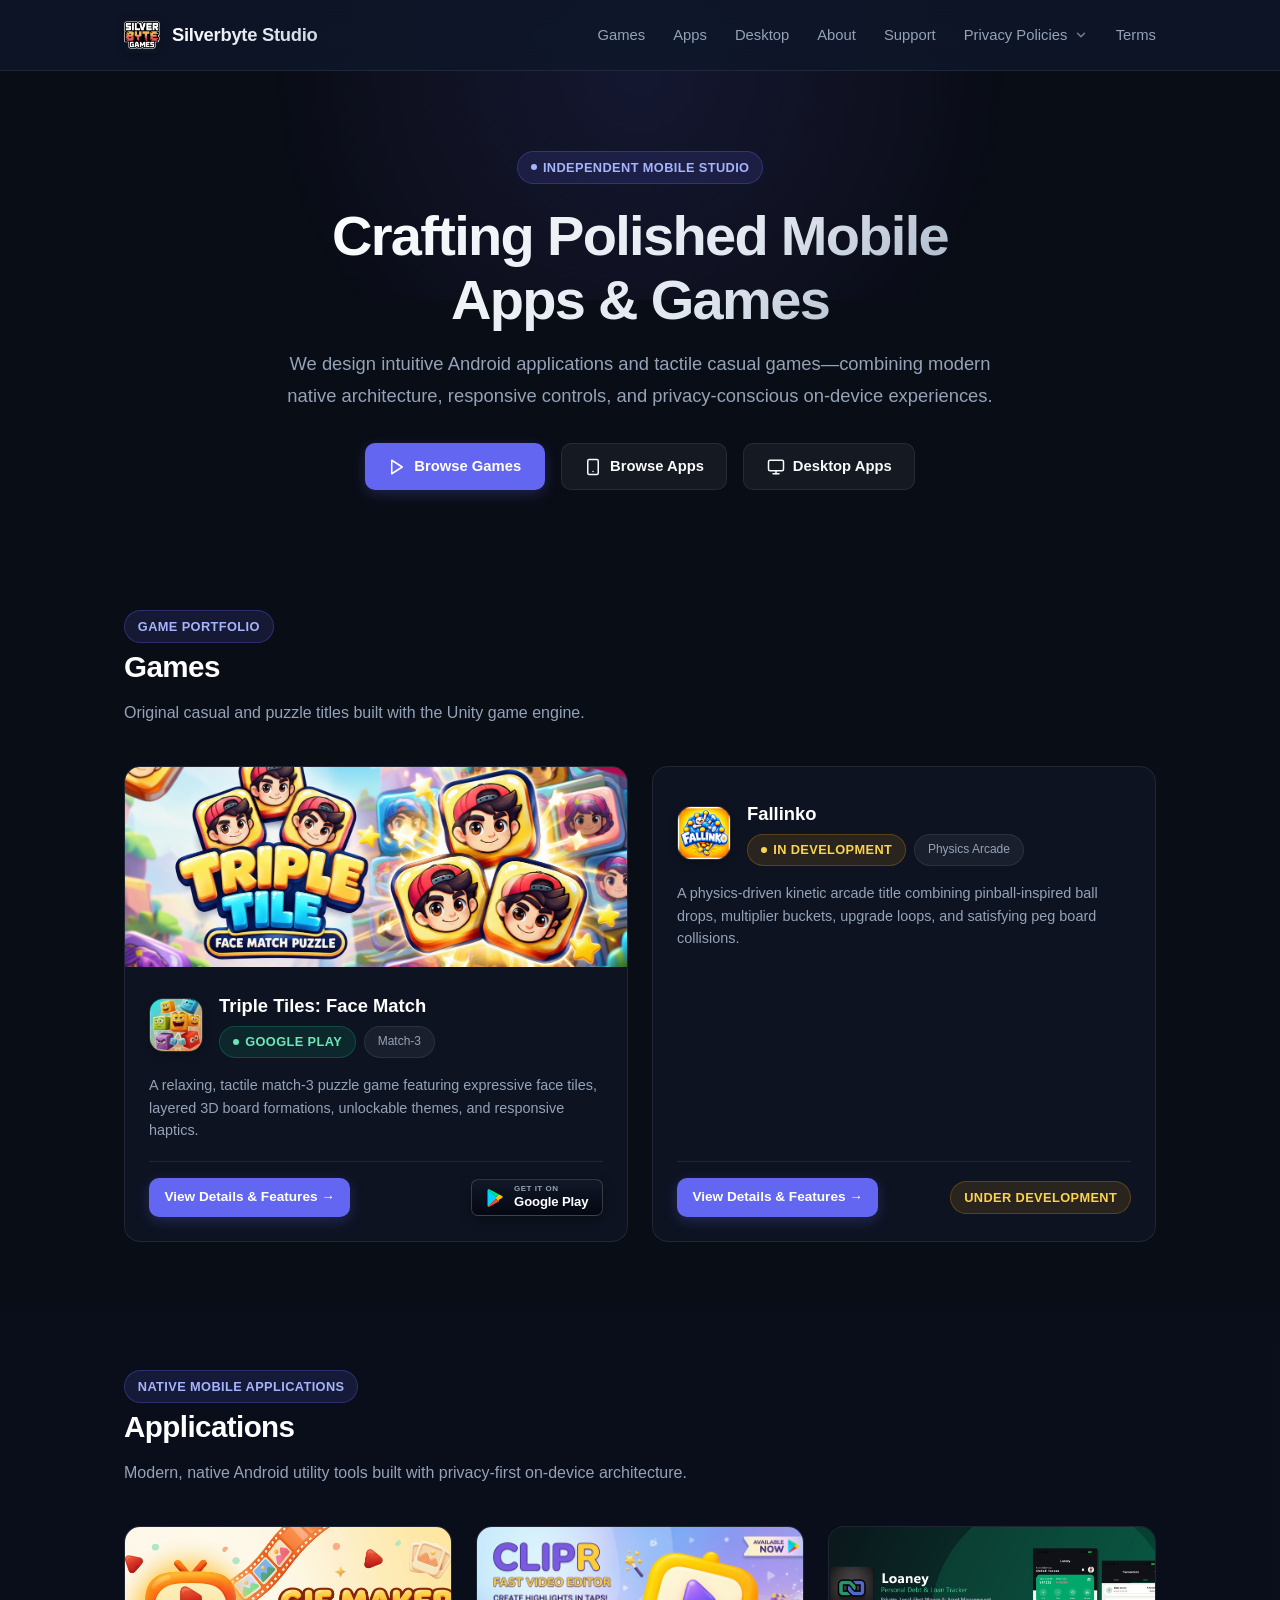
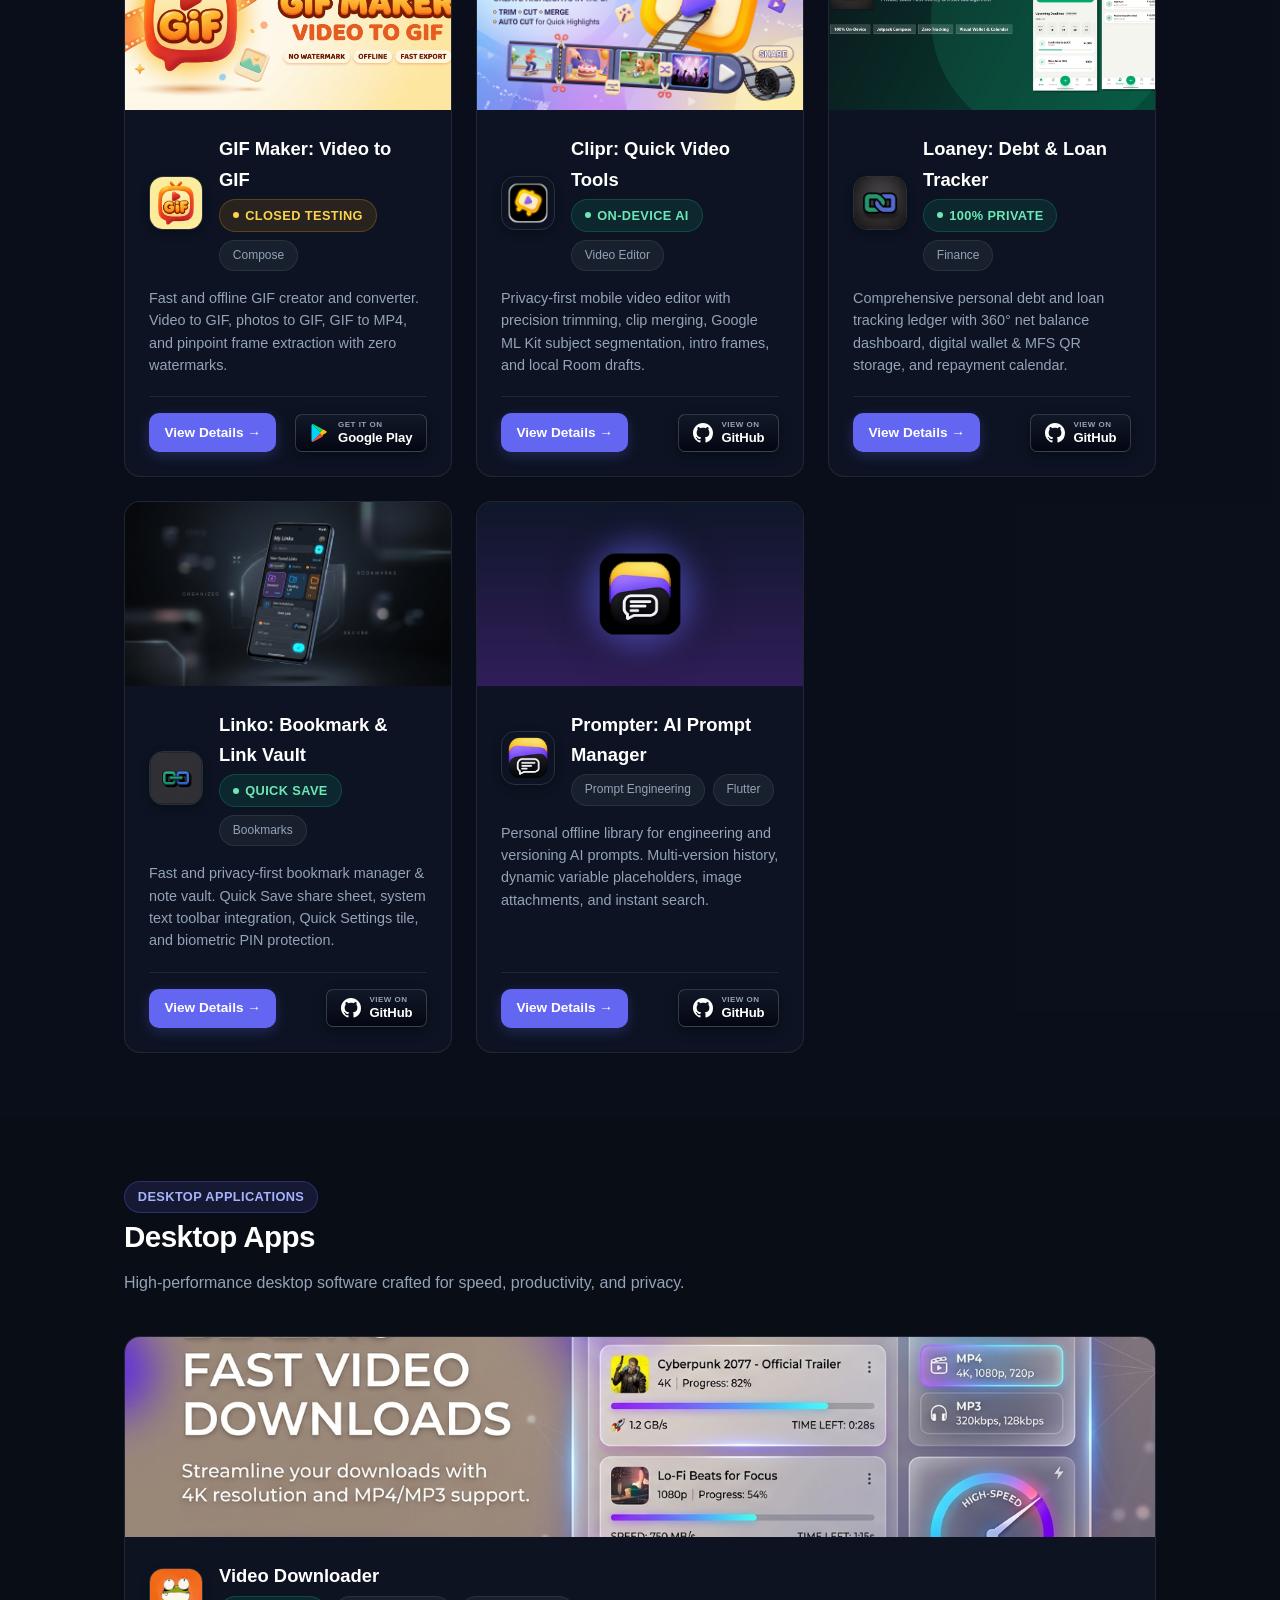
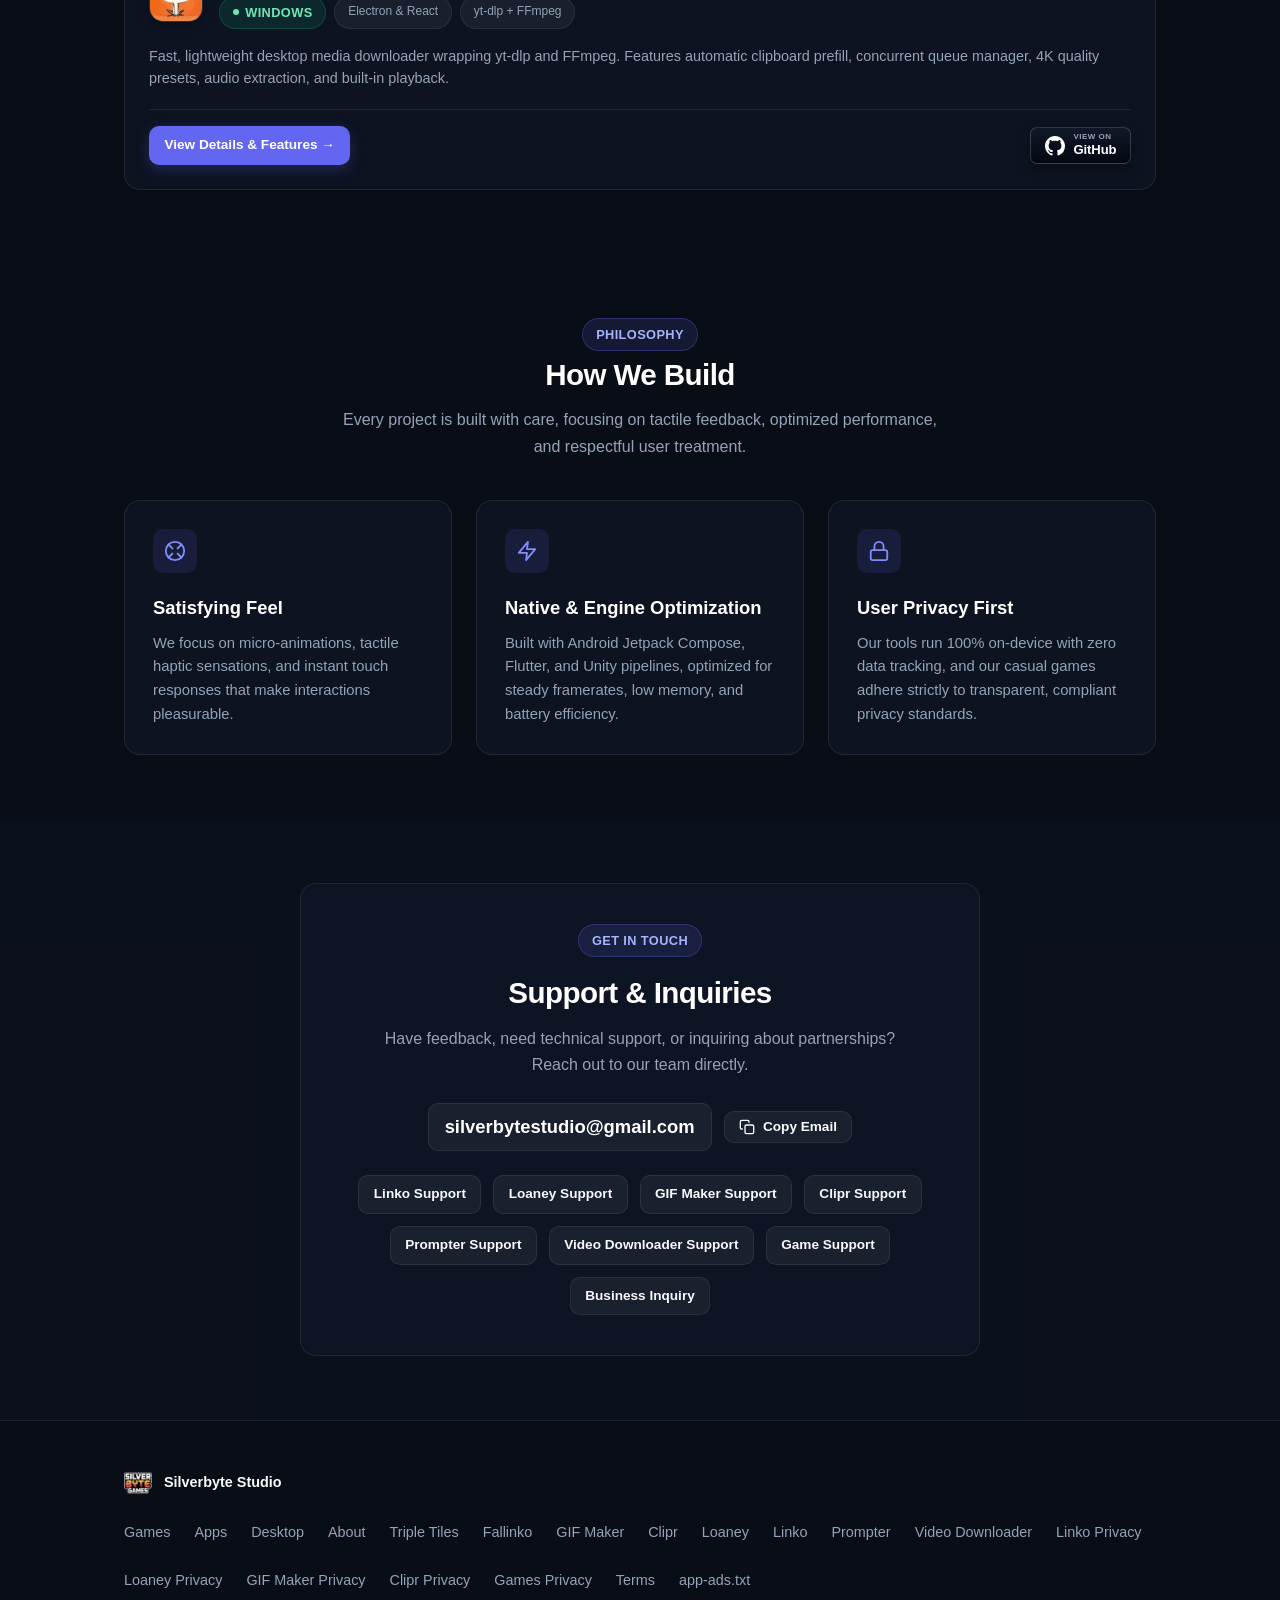
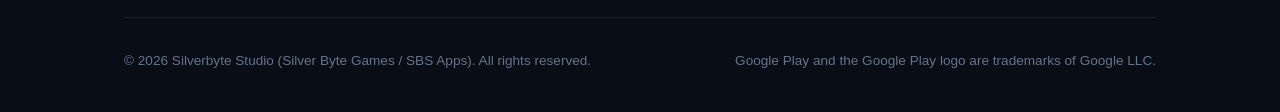
<file: index.html>
<!DOCTYPE html>
<html lang="en">
<head>
    <meta charset="UTF-8">
    <meta name="viewport" content="width=device-width, initial-scale=1.0">
    <title>Silverbyte Studio - Official Mobile Apps &amp; Games Developer Portal</title>
    <meta name="description" content="Official developer portal for Silverbyte Studio (Silver Byte Games / SBS Apps). Discover our mobile applications and casual games including Triple Tiles, Fallinko, GIF Maker, Clipr, Loaney, and Prompter.">
    <meta name="author" content="Silverbyte Studio">
    <meta name="robots" content="index, follow">

    <!-- Canonical & Favicon -->
    <link rel="canonical" href="https://silverbytegames.github.io/">
    <link rel="icon" type="image/png" href="assets/images/favicon.png">
    <link rel="shortcut icon" href="favicon.ico">
    <link rel="apple-touch-icon" href="assets/images/studio-logo.png">

    <!-- Open Graph / Facebook / WhatsApp -->
    <meta property="og:type" content="website">
    <meta property="og:url" content="https://silverbytegames.github.io/">
    <meta property="og:title" content="Silverbyte Studio - Mobile Apps &amp; Games Developer">
    <meta property="og:description" content="Crafting polished mobile applications and casual games. Explore Triple Tiles, Fallinko, GIF Maker, Clipr, Loaney, and Prompter.">
    <meta property="og:image" content="https://silverbytegames.github.io/assets/images/triple-tiles-banner.jpg">

    <!-- Twitter Card -->
    <meta name="twitter:card" content="summary_large_image">
    <meta name="twitter:title" content="Silverbyte Studio - Mobile Apps &amp; Games Developer">
    <meta name="twitter:description" content="Official developer portal for Silverbyte Studio. Discover our games and native mobile tools.">
    <meta name="twitter:image" content="https://silverbytegames.github.io/assets/images/triple-tiles-banner.jpg">

    <!-- Stylesheets -->
    <link rel="stylesheet" href="assets/css/style.css?v=1.2">

    <!-- Schema.org JSON-LD -->
    <script type="application/ld+json">
    {
      "@context": "https://schema.org",
      "@type": "Organization",
      "name": "Silverbyte Studio",
      "alternateName": ["Silver Byte Games", "SBS Apps"],
      "url": "https://silverbytegames.github.io/",
      "logo": "https://silverbytegames.github.io/assets/images/studio-logo.png",
      "contactPoint": {
        "@type": "ContactPoint",
        "email": "silverbytestudio@gmail.com",
        "contactType": "customer support"
      }
    }
    </script>
</head>
<body>

    <!-- Site Header & Navigation -->
    <header class="site-header">
        <div class="container">
            <nav class="navbar" aria-label="Main Navigation">
                <a href="index.html" class="brand-link" aria-label="Silverbyte Studio Home">
                    <img src="assets/images/studio-logo.png" alt="Silverbyte Studio Logo" class="brand-logo" width="36" height="36">
                    <span class="brand-title">Silverbyte Studio</span>
                </a>

                <button class="mobile-menu-btn" aria-label="Toggle navigation menu" aria-expanded="false">
                    <svg width="24" height="24" viewBox="0 0 24 24" fill="none" stroke="currentColor" stroke-width="2" stroke-linecap="round" stroke-linejoin="round">
                        <line x1="3" y1="12" x2="21" y2="12"></line>
                        <line x1="3" y1="6" x2="21" y2="6"></line>
                        <line x1="3" y1="18" x2="21" y2="18"></line>
                    </svg>
                </button>

                <ul class="nav-links">
                    <li><a href="#games" class="nav-link">Games</a></li>
                    <li><a href="#apps" class="nav-link">Apps</a></li>
                    <li><a href="#desktop-apps" class="nav-link">Desktop</a></li>
                    <li><a href="#about" class="nav-link">About</a></li>
                    <li><a href="#support" class="nav-link">Support</a></li>
                    <li class="nav-dropdown">
                        <button type="button" class="nav-link nav-dropdown-toggle" aria-expanded="false" aria-haspopup="true">
                            <span>Privacy Policies</span>
                            <svg class="dropdown-chevron" width="14" height="14" viewBox="0 0 24 24" fill="none" stroke="currentColor" stroke-width="2.5" stroke-linecap="round" stroke-linejoin="round" aria-hidden="true">
                                <polyline points="6 9 12 15 18 9"></polyline>
                            </svg>
                        </button>
                        <div class="dropdown-menu" role="menu">
                            <a href="linko-privacy-policy.html" class="dropdown-item" role="menuitem">
                                <div class="dropdown-item-icon">
                                    <img src="assets/images/linko-icon.png" alt="Linko" width="22" height="22">
                                </div>
                                <div class="dropdown-item-text">
                                    <span class="dropdown-item-title">Linko Privacy Policy</span>
                                    <span class="dropdown-item-desc">Bookmark &amp; Link Vault</span>
                                </div>
                            </a>
                            <a href="loaney-privacy-policy.html" class="dropdown-item" role="menuitem">
                                <div class="dropdown-item-icon">
                                    <img src="assets/images/loaney-icon.png" alt="Loaney" width="22" height="22">
                                </div>
                                <div class="dropdown-item-text">
                                    <span class="dropdown-item-title">Loaney Privacy Policy</span>
                                    <span class="dropdown-item-desc">Personal Debt &amp; Loan Tracker</span>
                                </div>
                            </a>
                            <a href="gif-maker-privacy-policy.html" class="dropdown-item" role="menuitem">
                                <div class="dropdown-item-icon">
                                    <img src="assets/images/gif-maker-icon.png" alt="GIF Maker" width="22" height="22">
                                </div>
                                <div class="dropdown-item-text">
                                    <span class="dropdown-item-title">GIF Maker Privacy Policy</span>
                                    <span class="dropdown-item-desc">Video to GIF &amp; Offline Conversion</span>
                                </div>
                            </a>
                            <a href="clipr-privacy-policy.html" class="dropdown-item" role="menuitem">
                                <div class="dropdown-item-icon">
                                    <img src="assets/images/clipr-icon.png" alt="Clipr" width="22" height="22">
                                </div>
                                <div class="dropdown-item-text">
                                    <span class="dropdown-item-title">Clipr Privacy Policy</span>
                                    <span class="dropdown-item-desc">Video Tools &amp; Local Processing</span>
                                </div>
                            </a>
                            <a href="privacy-policy.html" class="dropdown-item" role="menuitem">
                                <div class="dropdown-item-icon">
                                    <img src="assets/images/triple-tiles-icon.png" alt="Triple Tiles" width="22" height="22">
                                </div>
                                <div class="dropdown-item-text">
                                    <span class="dropdown-item-title">Games Privacy Policy</span>
                                    <span class="dropdown-item-desc">Triple Tiles: Face Match Puzzle</span>
                                </div>
                            </a>
                        </div>
                    </li>
                    <li><a href="terms.html" class="nav-link">Terms</a></li>
                </ul>
            </nav>
        </div>
    </header>

    <!-- Hero Section -->
    <section class="hero">
        <div class="container">
            <div class="hero-content">
                <span class="badge badge-primary">
                    <span class="dot"></span> Independent Mobile Studio
                </span>
                <h1>Crafting Polished Mobile Apps &amp; Games</h1>
                <p class="lead">
                    We design intuitive Android applications and tactile casual games—combining modern native architecture, responsive controls, and privacy-conscious on-device experiences.
                </p>
                <div class="hero-actions">
                    <a href="#games" class="btn btn-primary">
                        <svg width="18" height="18" viewBox="0 0 24 24" fill="none" stroke="currentColor" stroke-width="2" stroke-linecap="round" stroke-linejoin="round">
                            <polygon points="5 3 19 12 5 21 5 3"></polygon>
                        </svg>
                        Browse Games
                    </a>
                    <a href="#apps" class="btn btn-secondary">
                        <svg width="18" height="18" viewBox="0 0 24 24" fill="none" stroke="currentColor" stroke-width="2" stroke-linecap="round" stroke-linejoin="round">
                            <rect x="5" y="2" width="14" height="20" rx="2" ry="2"></rect>
                            <line x1="12" y1="18" x2="12.01" y2="18"></line>
                        </svg>
                        Browse Apps
                    </a>
                    <a href="#desktop-apps" class="btn btn-secondary">
                        <svg width="18" height="18" viewBox="0 0 24 24" fill="none" stroke="currentColor" stroke-width="2" stroke-linecap="round" stroke-linejoin="round">
                            <rect x="2" y="3" width="20" height="14" rx="2" ry="2"></rect>
                            <line x1="8" y1="21" x2="16" y2="21"></line>
                            <line x1="12" y1="17" x2="12" y2="21"></line>
                        </svg>
                        Desktop Apps
                    </a>
                </div>
            </div>
        </div>
    </section>

    <!-- Games Section -->
    <section id="games" class="section">
        <div class="container">
            <div class="section-header">
                <span class="badge badge-primary">Game Portfolio</span>
                <h2 class="section-title">Games</h2>
                <p class="section-subtitle">Original casual and puzzle titles built with the Unity game engine.</p>
            </div>

            <div class="portal-showcase-grid">
                <!-- Game 1: Triple Tiles -->
                <article class="portal-card">
                    <div class="portal-card-banner">
                        <img src="assets/images/triple-tiles-banner.jpg" alt="Triple Tiles: Face Match Puzzle" loading="lazy">
                    </div>
                    <div class="portal-card-body">
                        <div class="portal-card-header">
                            <img src="assets/images/triple-tiles-icon.png" alt="Triple Tiles Icon" class="portal-card-icon" width="54" height="54">
                            <div>
                                <h3 class="portal-card-title">Triple Tiles: Face Match</h3>
                                <div class="tag-list">
                                    <span class="badge badge-success"><span class="dot"></span> Google Play</span>
                                    <span class="badge badge-subtle">Match-3</span>
                                </div>
                            </div>
                        </div>
                        <p class="portal-card-desc">
                            A relaxing, tactile match-3 puzzle game featuring expressive face tiles, layered 3D board formations, unlockable themes, and responsive haptics.
                        </p>
                        <div class="portal-card-footer">
                            <a href="triple-tiles.html" class="btn btn-primary btn-sm">
                                View Details &amp; Features &rarr;
                            </a>
                            <a href="https://play.google.com/store/apps/details?id=com.SilverByteGames.FaceTilesMatch" target="_blank" rel="noopener noreferrer" class="btn-badge btn-badge-sm">
                                <svg class="btn-badge-icon" width="20" height="20" viewBox="0 0 24 24" fill="none">
                                    <path d="M3.608 1.62C3.238 2.016 3 2.622 3 3.414v17.172c0 .792.238 1.398.608 1.794l.092.086 9.617-9.617v-2.148L3.7 1.534l-.092.086z" fill="#00D2FF"/>
                                    <path d="M16.535 16.07l-3.218-3.219v-2.148l3.218-3.219.073.042 3.812 2.167c1.089.618 1.089 1.632 0 2.25l-3.812 2.167-.073.042z" fill="#FFC107"/>
                                    <path d="M13.317 12.851L3.608 22.56c.358.381.954.428 1.61.056l11.317-6.43-3.218-3.335z" fill="#FF4B2B"/>
                                    <path d="M13.317 10.701l3.218-3.335L5.218 1.384C4.562 1.012 3.966 1.059 3.608 1.44l9.709 9.261z" fill="#00E676"/>
                                </svg>
                                <span class="btn-badge-content">
                                    <span class="btn-badge-sub">GET IT ON</span>
                                    <span class="btn-badge-title">Google Play</span>
                                </span>
                            </a>
                        </div>
                    </div>
                </article>

                <!-- Game 2: Fallinko -->
                <article class="portal-card">
                    <div class="portal-card-body" style="padding-top: 2rem;">
                        <div class="portal-card-header">
                            <img src="assets/images/fallinko-icon.png" alt="Fallinko Icon" class="portal-card-icon" width="54" height="54">
                            <div>
                                <h3 class="portal-card-title">Fallinko</h3>
                                <div class="tag-list">
                                    <span class="badge badge-amber"><span class="dot"></span> In Development</span>
                                    <span class="badge badge-subtle">Physics Arcade</span>
                                </div>
                            </div>
                        </div>
                        <p class="portal-card-desc">
                            A physics-driven kinetic arcade title combining pinball-inspired ball drops, multiplier buckets, upgrade loops, and satisfying peg board collisions.
                        </p>
                        <div class="portal-card-footer">
                            <a href="fallinko.html" class="btn btn-primary btn-sm">
                                View Details &amp; Features &rarr;
                            </a>
                            <span class="badge badge-amber">Under Development</span>
                        </div>
                    </div>
                </article>
            </div>
        </div>
    </section>

    <!-- Apps Section -->
    <section id="apps" class="section" style="background: rgba(15, 23, 42, 0.25);">
        <div class="container">
            <div class="section-header">
                <span class="badge badge-primary">Native Mobile Applications</span>
                <h2 class="section-title">Applications</h2>
                <p class="section-subtitle">Modern, native Android utility tools built with privacy-first on-device architecture.</p>
            </div>

            <div class="portal-showcase-grid">
                <!-- App 1: GIF Maker -->
                <article class="portal-card">
                    <div class="portal-card-banner">
                        <img src="assets/images/gif-maker-banner.jpg" alt="GIF Maker: Video to GIF" loading="lazy">
                    </div>
                    <div class="portal-card-body">
                        <div class="portal-card-header">
                            <img src="assets/images/gif-maker-icon.png" alt="GIF Maker Icon" class="portal-card-icon" width="54" height="54">
                            <div>
                                <h3 class="portal-card-title">GIF Maker: Video to GIF</h3>
                                <div class="tag-list">
                                    <span class="badge badge-amber"><span class="dot"></span> Closed Testing</span>
                                    <span class="badge badge-subtle">Compose</span>
                                </div>
                            </div>
                        </div>
                        <p class="portal-card-desc">
                            Fast and offline GIF creator and converter. Video to GIF, photos to GIF, GIF to MP4, and pinpoint frame extraction with zero watermarks.
                        </p>
                        <div class="portal-card-footer">
                            <a href="gif-maker.html" class="btn btn-primary btn-sm">
                                View Details &rarr;
                            </a>
                            <a href="https://play.google.com/store/apps/details?id=com.sbs.gifmaker" target="_blank" rel="noopener noreferrer" class="btn-badge btn-badge-sm">
                                <svg class="btn-badge-icon" width="20" height="20" viewBox="0 0 24 24" fill="none">
                                    <path d="M3.608 1.62C3.238 2.016 3 2.622 3 3.414v17.172c0 .792.238 1.398.608 1.794l.092.086 9.617-9.617v-2.148L3.7 1.534l-.092.086z" fill="#00D2FF"/>
                                    <path d="M16.535 16.07l-3.218-3.219v-2.148l3.218-3.219.073.042 3.812 2.167c1.089.618 1.089 1.632 0 2.25l-3.812 2.167-.073.042z" fill="#FFC107"/>
                                    <path d="M13.317 12.851L3.608 22.56c.358.381.954.428 1.61.056l11.317-6.43-3.218-3.335z" fill="#FF4B2B"/>
                                    <path d="M13.317 10.701l3.218-3.335L5.218 1.384C4.562 1.012 3.966 1.059 3.608 1.44l9.709 9.261z" fill="#00E676"/>
                                </svg>
                                <span class="btn-badge-content">
                                    <span class="btn-badge-sub">GET IT ON</span>
                                    <span class="btn-badge-title">Google Play</span>
                                </span>
                            </a>
                        </div>
                    </div>
                </article>

                <!-- App 2: Clipr -->
                <article class="portal-card">
                    <div class="portal-card-banner">
                        <img src="assets/images/clipr-banner.jpg" alt="Clipr: Quick Video Tools" loading="lazy">
                    </div>
                    <div class="portal-card-body">
                        <div class="portal-card-header">
                            <img src="assets/images/clipr-icon.png" alt="Clipr Icon" class="portal-card-icon" width="54" height="54">
                            <div>
                                <h3 class="portal-card-title">Clipr: Quick Video Tools</h3>
                                <div class="tag-list">
                                    <span class="badge badge-success"><span class="dot"></span> On-Device AI</span>
                                    <span class="badge badge-subtle">Video Editor</span>
                                </div>
                            </div>
                        </div>
                        <p class="portal-card-desc">
                            Privacy-first mobile video editor with precision trimming, clip merging, Google ML Kit subject segmentation, intro frames, and local Room drafts.
                        </p>
                        <div class="portal-card-footer">
                            <a href="clipr.html" class="btn btn-primary btn-sm">
                                View Details &rarr;
                            </a>
                            <a href="https://github.com/hrud09/Clipr" target="_blank" rel="noopener noreferrer" class="btn-badge btn-badge-sm">
                                <svg class="btn-badge-icon" width="20" height="20" viewBox="0 0 24 24" fill="currentColor">
                                    <path d="M12 0C5.37 0 0 5.37 0 12c0 5.31 3.435 9.795 8.205 11.385.6.105.825-.255.825-.57 0-.285-.015-1.23-.015-2.235-3.015.555-3.795-.735-4.035-1.41-.135-.345-.72-1.41-1.23-1.695-.42-.225-1.02-.78-.015-.795.945-.015 1.62.87 1.845 1.23 1.08 1.815 2.805 1.305 3.495.99.105-.78.42-1.305.765-1.605-2.67-.3-5.46-1.335-5.46-5.925 0-1.305.465-2.385 1.23-3.225-.12-.3-.54-1.53.12-3.18 0 0 1.005-.315 3.3 1.23.96-.27 1.98-.405 3-.405s2.04.135 3 .405c2.295-1.56 3.3-1.23 3.3-1.23.66 1.65.24 2.88.12 3.18.765.84 1.23 1.905 1.23 3.225 0 4.605-2.805 5.625-5.475 5.925.435.375.81 1.095.81 2.22 0 1.605-.015 2.895-.015 3.3 0 .315.225.69.825.57A12.02 12.02 0 0024 12c0-6.63-5.37-12-12-12z"/>
                                </svg>
                                <span class="btn-badge-content">
                                    <span class="btn-badge-sub">VIEW ON</span>
                                    <span class="btn-badge-title">GitHub</span>
                                </span>
                            </a>
                        </div>
                    </div>
                </article>

                <!-- App 3: Loaney -->
                <article class="portal-card">
                    <div class="portal-card-banner">
                        <img src="assets/images/loaney-banner.jpg" alt="Loaney: Debt & Loan Tracker" loading="lazy">
                    </div>
                    <div class="portal-card-body">
                        <div class="portal-card-header">
                            <img src="assets/images/loaney-icon.png" alt="Loaney Icon" class="portal-card-icon" width="54" height="54">
                            <div>
                                <h3 class="portal-card-title">Loaney: Debt &amp; Loan Tracker</h3>
                                <div class="tag-list">
                                    <span class="badge badge-success"><span class="dot"></span> 100% Private</span>
                                    <span class="badge badge-subtle">Finance</span>
                                </div>
                            </div>
                        </div>
                        <p class="portal-card-desc">
                            Comprehensive personal debt and loan tracking ledger with 360° net balance dashboard, digital wallet &amp; MFS QR storage, and repayment calendar.
                        </p>
                        <div class="portal-card-footer">
                            <a href="loaney.html" class="btn btn-primary btn-sm">
                                View Details &rarr;
                            </a>
                            <a href="https://github.com/hrud09/Loaney" target="_blank" rel="noopener noreferrer" class="btn-badge btn-badge-sm">
                                <svg class="btn-badge-icon" width="20" height="20" viewBox="0 0 24 24" fill="currentColor">
                                    <path d="M12 0C5.37 0 0 5.37 0 12c0 5.31 3.435 9.795 8.205 11.385.6.105.825-.255.825-.57 0-.285-.015-1.23-.015-2.235-3.015.555-3.795-.735-4.035-1.41-.135-.345-.72-1.41-1.23-1.695-.42-.225-1.02-.78-.015-.795.945-.015 1.62.87 1.845 1.23 1.08 1.815 2.805 1.305 3.495.99.105-.78.42-1.305.765-1.605-2.67-.3-5.46-1.335-5.46-5.925 0-1.305.465-2.385 1.23-3.225-.12-.3-.54-1.53.12-3.18 0 0 1.005-.315 3.3 1.23.96-.27 1.98-.405 3-.405s2.04.135 3 .405c2.295-1.56 3.3-1.23 3.3-1.23.66 1.65.24 2.88.12 3.18.765.84 1.23 1.905 1.23 3.225 0 4.605-2.805 5.625-5.475 5.925.435.375.81 1.095.81 2.22 0 1.605-.015 2.895-.015 3.3 0 .315.225.69.825.57A12.02 12.02 0 0024 12c0-6.63-5.37-12-12-12z"/>
                                </svg>
                                <span class="btn-badge-content">
                                    <span class="btn-badge-sub">VIEW ON</span>
                                    <span class="btn-badge-title">GitHub</span>
                                </span>
                            </a>
                        </div>
                    </div>
                </article>

                <!-- App 4: Linko -->
                <article class="portal-card">
                    <div class="portal-card-banner">
                        <img src="assets/images/linko-banner.jpg" alt="Linko: Bookmark & Link Manager" loading="lazy">
                    </div>
                    <div class="portal-card-body">
                        <div class="portal-card-header">
                            <img src="assets/images/linko-icon.png" alt="Linko Icon" class="portal-card-icon" width="54" height="54">
                            <div>
                                <h3 class="portal-card-title">Linko: Bookmark &amp; Link Vault</h3>
                                <div class="tag-list">
                                    <span class="badge badge-success"><span class="dot"></span> Quick Save</span>
                                    <span class="badge badge-subtle">Bookmarks</span>
                                </div>
                            </div>
                        </div>
                        <p class="portal-card-desc">
                            Fast and privacy-first bookmark manager &amp; note vault. Quick Save share sheet, system text toolbar integration, Quick Settings tile, and biometric PIN protection.
                        </p>
                        <div class="portal-card-footer">
                            <a href="linko.html" class="btn btn-primary btn-sm">
                                View Details &rarr;
                            </a>
                            <a href="https://github.com/hrud09/Linko" target="_blank" rel="noopener noreferrer" class="btn-badge btn-badge-sm">
                                <svg class="btn-badge-icon" width="20" height="20" viewBox="0 0 24 24" fill="currentColor">
                                    <path d="M12 0C5.37 0 0 5.37 0 12c0 5.31 3.435 9.795 8.205 11.385.6.105.825-.255.825-.57 0-.285-.015-1.23-.015-2.235-3.015.555-3.795-.735-4.035-1.41-.135-.345-.72-1.41-1.23-1.695-.42-.225-1.02-.78-.015-.795.945-.015 1.62.87 1.845 1.23 1.08 1.815 2.805 1.305 3.495.99.105-.78.42-1.305.765-1.605-2.67-.3-5.46-1.335-5.46-5.925 0-1.305.465-2.385 1.23-3.225-.12-.3-.54-1.53.12-3.18 0 0 1.005-.315 3.3 1.23.96-.27 1.98-.405 3-.405s2.04.135 3 .405c2.295-1.56 3.3-1.23 3.3-1.23.66 1.65.24 2.88.12 3.18.765.84 1.23 1.905 1.23 3.225 0 4.605-2.805 5.625-5.475 5.925.435.375.81 1.095.81 2.22 0 1.605-.015 2.895-.015 3.3 0 .315.225.69.825.57A12.02 12.02 0 0024 12c0-6.63-5.37-12-12-12z"/>
                                </svg>
                                <span class="btn-badge-content">
                                    <span class="btn-badge-sub">VIEW ON</span>
                                    <span class="btn-badge-title">GitHub</span>
                                </span>
                            </a>
                        </div>
                    </div>
                </article>

                <!-- App 5: Prompter -->
                <article class="portal-card">
                    <div class="portal-card-banner">
                        <img src="assets/images/prompter-banner.jpg" alt="Prompter: AI Prompt Manager" loading="lazy">
                    </div>
                    <div class="portal-card-body">
                        <div class="portal-card-header">
                            <img src="assets/images/prompter-icon.png" alt="Prompter Icon" class="portal-card-icon" width="54" height="54">
                            <div>
                                <h3 class="portal-card-title">Prompter: AI Prompt Manager</h3>
                                <div class="tag-list">
                                    <span class="badge badge-subtle">Prompt Engineering</span>
                                    <span class="badge badge-subtle">Flutter</span>
                                </div>
                            </div>
                        </div>
                        <p class="portal-card-desc">
                            Personal offline library for engineering and versioning AI prompts. Multi-version history, dynamic variable placeholders, image attachments, and instant search.
                        </p>
                        <div class="portal-card-footer">
                            <a href="prompter.html" class="btn btn-primary btn-sm">
                                View Details &rarr;
                            </a>
                            <a href="https://github.com/hrud09/Prompter" target="_blank" rel="noopener noreferrer" class="btn-badge btn-badge-sm">
                                <svg class="btn-badge-icon" width="20" height="20" viewBox="0 0 24 24" fill="currentColor">
                                    <path d="M12 0C5.37 0 0 5.37 0 12c0 5.31 3.435 9.795 8.205 11.385.6.105.825-.255.825-.57 0-.285-.015-1.23-.015-2.235-3.015.555-3.795-.735-4.035-1.41-.135-.345-.72-1.41-1.23-1.695-.42-.225-1.02-.78-.015-.795.945-.015 1.62.87 1.845 1.23 1.08 1.815 2.805 1.305 3.495.99.105-.78.42-1.305.765-1.605-2.67-.3-5.46-1.335-5.46-5.925 0-1.305.465-2.385 1.23-3.225-.12-.3-.54-1.53.12-3.18 0 0 1.005-.315 3.3 1.23.96-.27 1.98-.405 3-.405s2.04.135 3 .405c2.295-1.56 3.3-1.23 3.3-1.23.66 1.65.24 2.88.12 3.18.765.84 1.23 1.905 1.23 3.225 0 4.605-2.805 5.625-5.475 5.925.435.375.81 1.095.81 2.22 0 1.605-.015 2.895-.015 3.3 0 .315.225.69.825.57A12.02 12.02 0 0024 12c0-6.63-5.37-12-12-12z"/>
                                </svg>
                                <span class="btn-badge-content">
                                    <span class="btn-badge-sub">VIEW ON</span>
                                    <span class="btn-badge-title">GitHub</span>
                                </span>
                            </a>
                        </div>
                    </div>
                </article>
            </div>
        </div>
    </section>

    <!-- Desktop Apps Section -->
    <section id="desktop-apps" class="section">
        <div class="container">
            <div class="section-header">
                <span class="badge badge-primary">Desktop Applications</span>
                <h2 class="section-title">Desktop Apps</h2>
                <p class="section-subtitle">High-performance desktop software crafted for speed, productivity, and privacy.</p>
            </div>

            <div class="portal-showcase-grid">
                <!-- Desktop App 1: Video Downloader -->
                <article class="portal-card">
                    <div class="portal-card-banner">
                        <img src="assets/images/video-downloader-banner.jpg" alt="Video Downloader" loading="lazy">
                    </div>
                    <div class="portal-card-body">
                        <div class="portal-card-header">
                            <img src="assets/images/video-downloader-icon.png" alt="Video Downloader Icon" class="portal-card-icon" width="54" height="54">
                            <div>
                                <h3 class="portal-card-title">Video Downloader</h3>
                                <div class="tag-list">
                                    <span class="badge badge-success"><span class="dot"></span> Windows</span>
                                    <span class="badge badge-subtle">Electron &amp; React</span>
                                    <span class="badge badge-subtle">yt-dlp + FFmpeg</span>
                                </div>
                            </div>
                        </div>
                        <p class="portal-card-desc">
                            Fast, lightweight desktop media downloader wrapping yt-dlp and FFmpeg. Features automatic clipboard prefill, concurrent queue manager, 4K quality presets, audio extraction, and built-in playback.
                        </p>
                        <div class="portal-card-footer">
                            <a href="video-downloader.html" class="btn btn-primary btn-sm">
                                View Details &amp; Features &rarr;
                            </a>
                            <a href="https://github.com/hrud09/Video-Downloader-for-PC" target="_blank" rel="noopener noreferrer" class="btn-badge btn-badge-sm">
                                <svg class="btn-badge-icon" width="20" height="20" viewBox="0 0 24 24" fill="currentColor">
                                    <path d="M12 0C5.37 0 0 5.37 0 12c0 5.31 3.435 9.795 8.205 11.385.6.105.825-.255.825-.57 0-.285-.015-1.23-.015-2.235-3.015.555-3.795-.735-4.035-1.41-.135-.345-.72-1.41-1.23-1.695-.42-.225-1.02-.78-.015-.795.945-.015 1.62.87 1.845 1.23 1.08 1.815 2.805 1.305 3.495.99.105-.78.42-1.305.765-1.605-2.67-.3-5.46-1.335-5.46-5.925 0-1.305.465-2.385 1.23-3.225-.12-.3-.54-1.53.12-3.18 0 0 1.005-.315 3.3 1.23.96-.27 1.98-.405 3-.405s2.04.135 3 .405c2.295-1.56 3.3-1.23 3.3-1.23.66 1.65.24 2.88.12 3.18.765.84 1.23 1.905 1.23 3.225 0 4.605-2.805 5.625-5.475 5.925.435.375.81 1.095.81 2.22 0 1.605-.015 2.895-.015 3.3 0 .315.225.69.825.57A12.02 12.02 0 0024 12c0-6.63-5.37-12-12-12z"/>
                                </svg>
                                <span class="btn-badge-content">
                                    <span class="btn-badge-sub">VIEW ON</span>
                                    <span class="btn-badge-title">GitHub</span>
                                </span>
                            </a>
                        </div>
                    </div>
                </article>
            </div>
        </div>
    </section>

    <!-- About Section / Philosophy -->
    <section id="about" class="section">
        <div class="container">
            <div class="section-header text-center">
                <span class="badge badge-primary">Philosophy</span>
                <h2 class="section-title">How We Build</h2>
                <p class="section-subtitle">Every project is built with care, focusing on tactile feedback, optimized performance, and respectful user treatment.</p>
            </div>

            <div class="features-grid">
                <div class="feature-box">
                    <div class="feature-icon-wrap">
                        <svg width="22" height="22" viewBox="0 0 24 24" fill="none" stroke="currentColor" stroke-width="2" stroke-linecap="round" stroke-linejoin="round">
                            <circle cx="12" cy="12" r="10"></circle>
                            <path d="m4.93 4.93 4.24 4.24"></path>
                            <path d="m14.83 9.17 4.24-4.24"></path>
                            <path d="m14.83 14.83 4.24 4.24"></path>
                            <path d="m9.17 14.83-4.24 4.24"></path>
                        </svg>
                    </div>
                    <h3>Satisfying Feel</h3>
                    <p>We focus on micro-animations, tactile haptic sensations, and instant touch responses that make interactions pleasurable.</p>
                </div>

                <div class="feature-box">
                    <div class="feature-icon-wrap">
                        <svg width="22" height="22" viewBox="0 0 24 24" fill="none" stroke="currentColor" stroke-width="2" stroke-linecap="round" stroke-linejoin="round">
                            <polygon points="13 2 3 14 12 14 11 22 21 10 12 10 13 2"></polygon>
                        </svg>
                    </div>
                    <h3>Native &amp; Engine Optimization</h3>
                    <p>Built with Android Jetpack Compose, Flutter, and Unity pipelines, optimized for steady framerates, low memory, and battery efficiency.</p>
                </div>

                <div class="feature-box">
                    <div class="feature-icon-wrap">
                        <svg width="22" height="22" viewBox="0 0 24 24" fill="none" stroke="currentColor" stroke-width="2" stroke-linecap="round" stroke-linejoin="round">
                            <rect x="3" y="11" width="18" height="11" rx="2" ry="2"></rect>
                            <path d="M7 11V7a5 5 0 0 1 10 0v4"></path>
                        </svg>
                    </div>
                    <h3>User Privacy First</h3>
                    <p>Our tools run 100% on-device with zero data tracking, and our casual games adhere strictly to transparent, compliant privacy standards.</p>
                </div>
            </div>
        </div>
    </section>

    <!-- Contact & Support Section -->
    <section id="support" class="section" style="background: rgba(15, 23, 42, 0.35);">
        <div class="container">
            <div class="contact-card">
                <span class="badge badge-primary">Get In Touch</span>
                <h2 class="section-title" style="margin-top: 0.75rem;">Support &amp; Inquiries</h2>
                <p style="color: var(--text-muted); max-width: 520px; margin: 0.5rem auto 0;">
                    Have feedback, need technical support, or inquiring about partnerships? Reach out to our team directly.
                </p>

                <div class="contact-email-row">
                    <span class="contact-email-text">silverbytestudio@gmail.com</span>
                    <button type="button" class="btn btn-secondary btn-sm" onclick="copyEmail('silverbytestudio@gmail.com', this)" aria-label="Copy email address to clipboard">
                        <svg width="16" height="16" viewBox="0 0 24 24" fill="none" stroke="currentColor" stroke-width="2" stroke-linecap="round" stroke-linejoin="round">
                            <rect x="9" y="9" width="13" height="13" rx="2" ry="2"></rect>
                            <path d="M5 15H4a2 2 0 0 1-2-2V4a2 2 0 0 1 2-2h9a2 2 0 0 1 2 2v1"></path>
                        </svg>
                        Copy Email
                    </button>
                </div>

                <div class="contact-channels">
                    <a href="mailto:silverbytestudio@gmail.com?subject=[App%20Support]%20Linko" class="btn btn-secondary btn-sm">
                        Linko Support
                    </a>
                    <a href="mailto:silverbytestudio@gmail.com?subject=[App%20Support]%20Loaney" class="btn btn-secondary btn-sm">
                        Loaney Support
                    </a>
                    <a href="mailto:silverbytestudio@gmail.com?subject=[App%20Support]%20GIF%20Maker" class="btn btn-secondary btn-sm">
                        GIF Maker Support
                    </a>
                    <a href="mailto:silverbytestudio@gmail.com?subject=[App%20Support]%20Clipr" class="btn btn-secondary btn-sm">
                        Clipr Support
                    </a>
                    <a href="mailto:silverbytestudio@gmail.com?subject=[App%20Support]%20Prompter" class="btn btn-secondary btn-sm">
                        Prompter Support
                    </a>
                    <a href="mailto:silverbytestudio@gmail.com?subject=[Desktop%20App%20Support]%20Video%20Downloader" class="btn btn-secondary btn-sm">
                        Video Downloader Support
                    </a>
                    <a href="mailto:silverbytestudio@gmail.com?subject=[Player%20Support]%20Triple%20Tiles" class="btn btn-secondary btn-sm">
                        Game Support
                    </a>
                    <a href="mailto:silverbytestudio@gmail.com?subject=[Business%20Inquiry]%20Silverbyte%20Studio" class="btn btn-secondary btn-sm">
                        Business Inquiry
                    </a>
                </div>
            </div>
        </div>
    </section>

    <!-- Site Footer -->
    <footer class="site-footer">
        <div class="container">
            <div class="footer-top">
                <div class="footer-brand">
                    <img src="assets/images/studio-logo.png" alt="Silverbyte Studio Logo" width="28" height="28" style="border-radius: 4px;">
                    <span>Silverbyte Studio</span>
                </div>
                <ul class="footer-links">
                    <li><a href="#games">Games</a></li>
                    <li><a href="#apps">Apps</a></li>
                    <li><a href="#desktop-apps">Desktop</a></li>
                    <li><a href="#about">About</a></li>
                    <li><a href="triple-tiles.html">Triple Tiles</a></li>
                    <li><a href="fallinko.html">Fallinko</a></li>
                    <li><a href="gif-maker.html">GIF Maker</a></li>
                    <li><a href="clipr.html">Clipr</a></li>
                    <li><a href="loaney.html">Loaney</a></li>
                    <li><a href="linko.html">Linko</a></li>
                    <li><a href="prompter.html">Prompter</a></li>
                    <li><a href="video-downloader.html">Video Downloader</a></li>
                    <li><a href="linko-privacy-policy.html">Linko Privacy</a></li>
                    <li><a href="loaney-privacy-policy.html">Loaney Privacy</a></li>
                    <li><a href="gif-maker-privacy-policy.html">GIF Maker Privacy</a></li>
                    <li><a href="clipr-privacy-policy.html">Clipr Privacy</a></li>
                    <li><a href="privacy-policy.html">Games Privacy</a></li>
                    <li><a href="terms.html">Terms</a></li>
                    <li><a href="app-ads.txt" target="_blank">app-ads.txt</a></li>
                </ul>
            </div>
            <div class="footer-bottom">
                <p>&copy; <span id="current-year">2026</span> Silverbyte Studio (Silver Byte Games / SBS Apps). All rights reserved.</p>
                <p>Google Play and the Google Play logo are trademarks of Google LLC.</p>
            </div>
        </div>
    </footer>

    <!-- Script -->
    <script src="assets/js/main.js?v=1.1"></script>
</body>
</html>
</file>
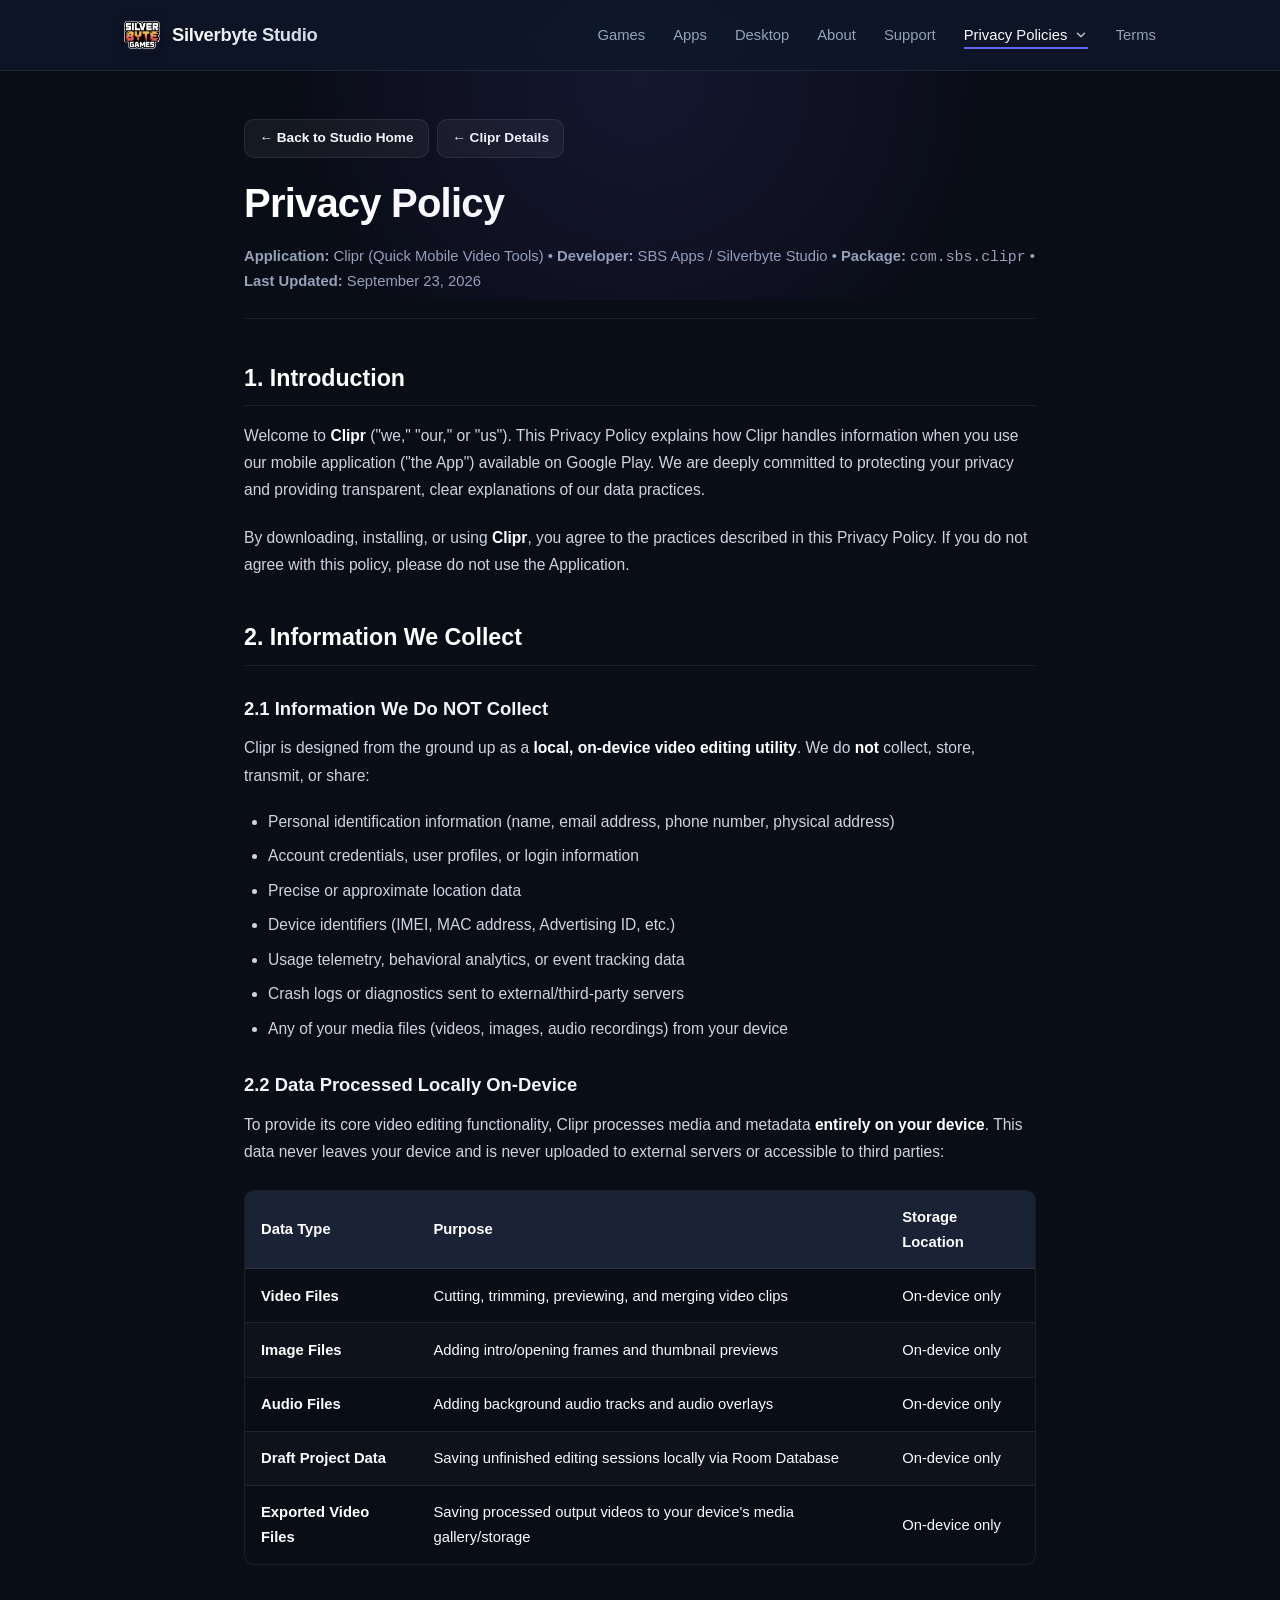
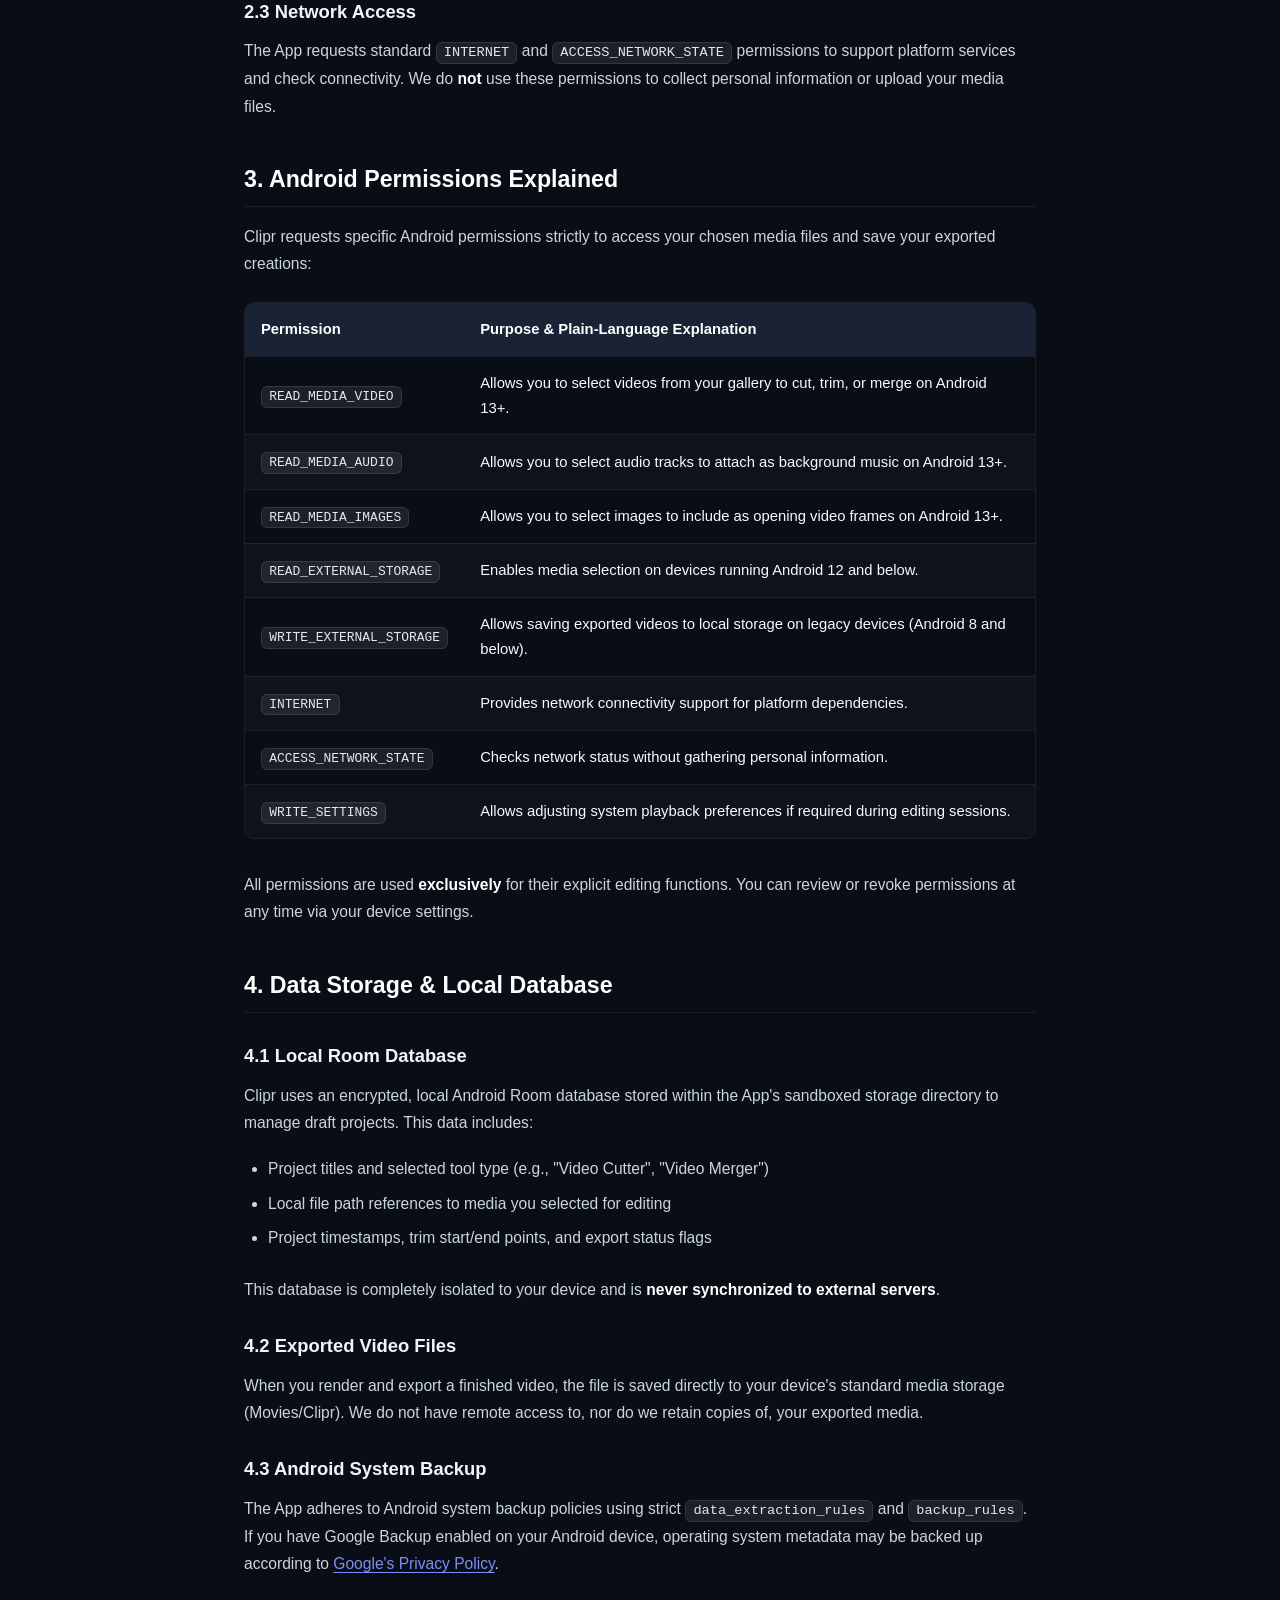
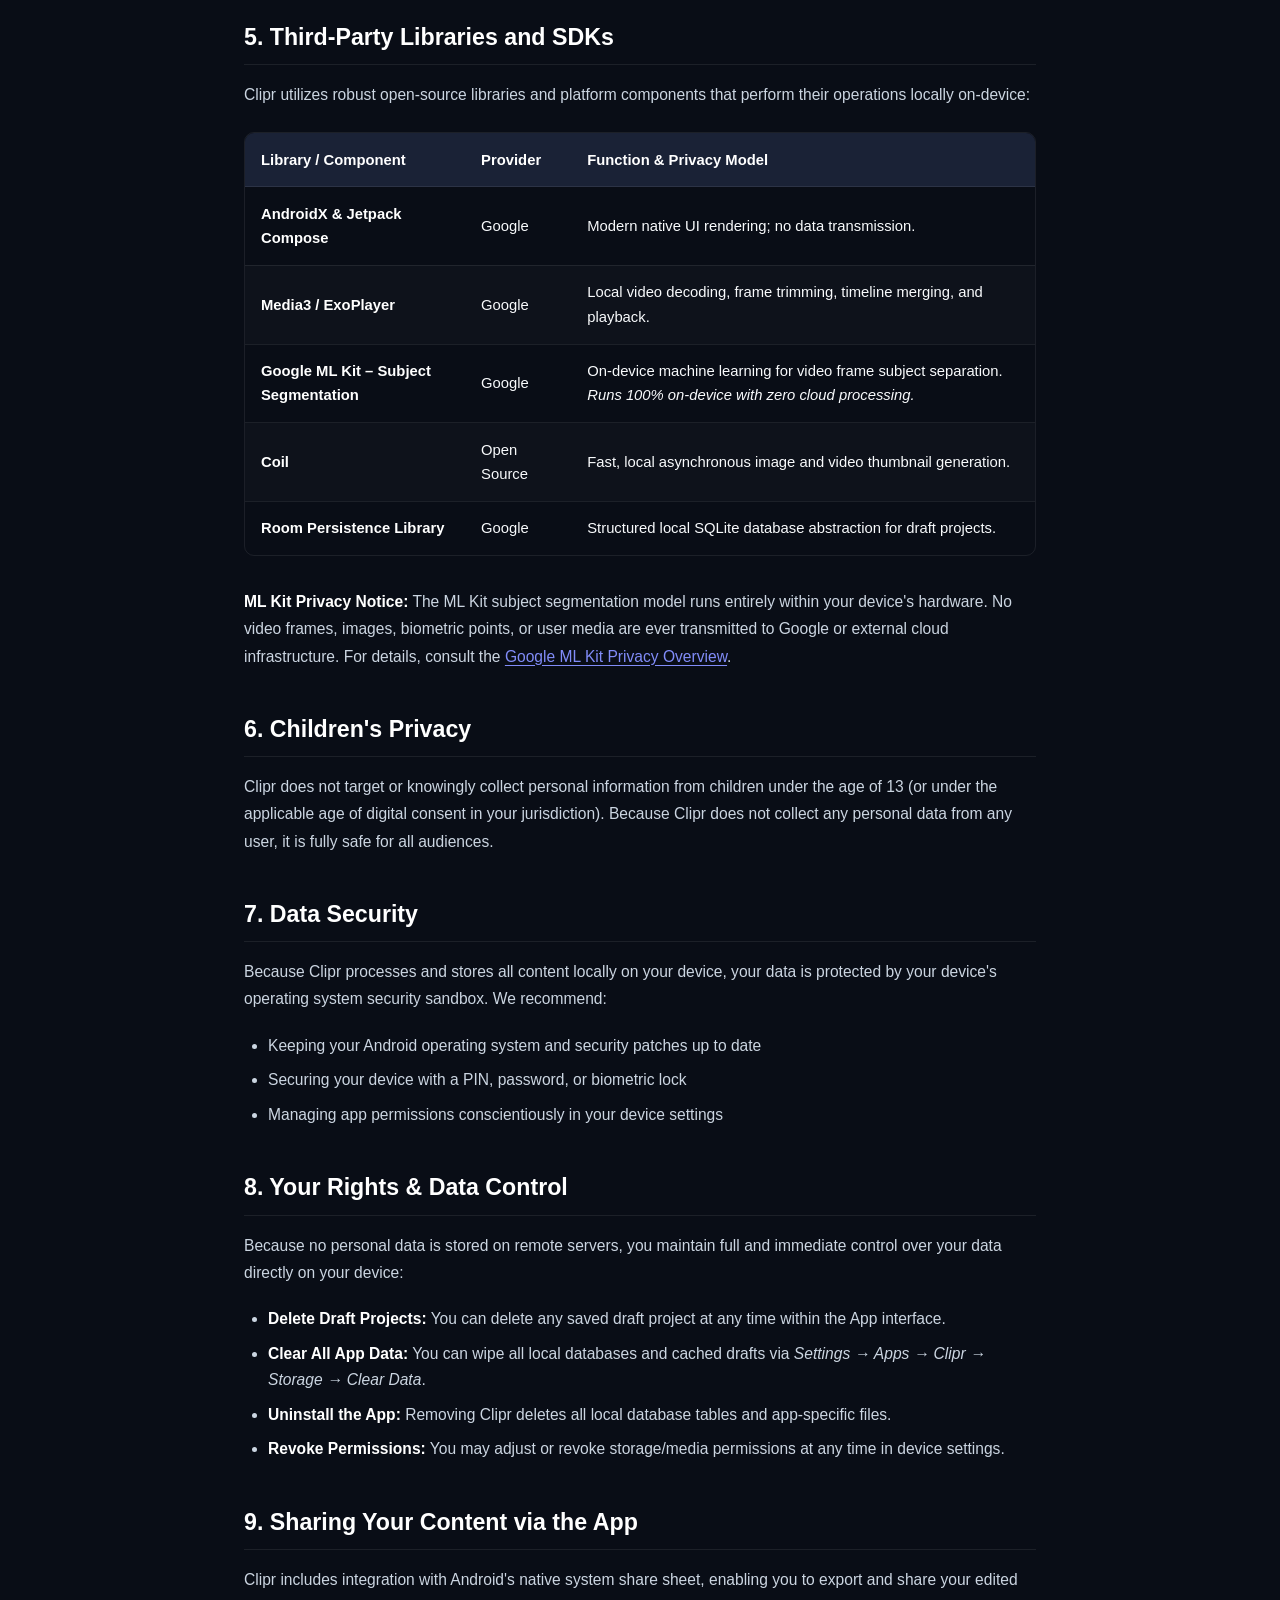
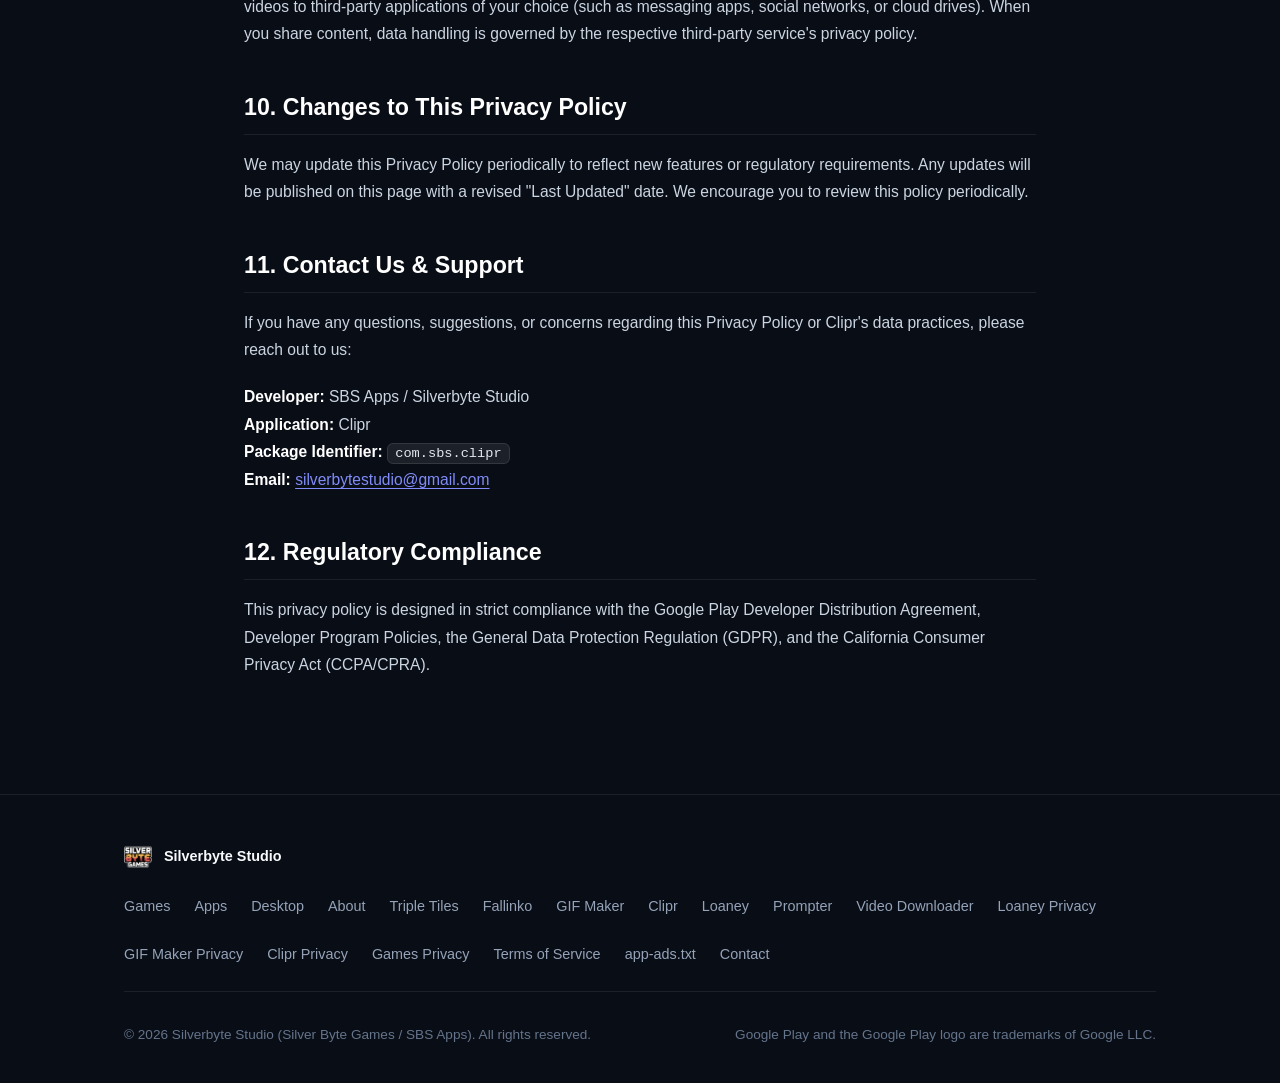
<file: clipr-privacy-policy.html>
<!DOCTYPE html>
<html lang="en">
<head>
    <meta charset="UTF-8">
    <meta name="viewport" content="width=device-width, initial-scale=1.0">
    <title>Privacy Policy - Clipr | Silverbyte Studio</title>
    <meta name="description" content="Privacy Policy for Clipr, developed by Silverbyte Studio (SBS Apps). Details on local on-device processing, privacy-first video editing, permissions, and user rights.">
    <meta name="robots" content="index, follow">

    <!-- Canonical & Favicon -->
    <link rel="canonical" href="https://silverbytegames.github.io/clipr-privacy-policy.html">
    <link rel="icon" type="image/png" href="assets/images/favicon.png">
    <link rel="shortcut icon" href="favicon.ico">
    <link rel="apple-touch-icon" href="assets/images/clipr-icon.png">

    <!-- Stylesheet -->
    <link rel="stylesheet" href="assets/css/style.css?v=1.1">
</head>
<body>

    <!-- Site Header & Navigation -->
    <header class="site-header">
        <div class="container">
            <nav class="navbar" aria-label="Main Navigation">
                <a href="index.html" class="brand-link" aria-label="Silverbyte Studio Home">
                    <img src="assets/images/studio-logo.png" alt="Silverbyte Studio Logo" class="brand-logo" width="36" height="36">
                    <span class="brand-title">Silverbyte Studio</span>
                </a>

                <button class="mobile-menu-btn" aria-label="Toggle navigation menu" aria-expanded="false">
                    <svg width="24" height="24" viewBox="0 0 24 24" fill="none" stroke="currentColor" stroke-width="2" stroke-linecap="round" stroke-linejoin="round">
                        <line x1="3" y1="12" x2="21" y2="12"></line>
                        <line x1="3" y1="6" x2="21" y2="6"></line>
                        <line x1="3" y1="18" x2="21" y2="18"></line>
                    </svg>
                </button>

                <ul class="nav-links">
                    <li><a href="index.html#games" class="nav-link">Games</a></li>
                    <li><a href="index.html#apps" class="nav-link">Apps</a></li>
                    <li><a href="index.html#desktop-apps" class="nav-link">Desktop</a></li>
                    <li><a href="index.html#about" class="nav-link">About</a></li>
                    <li><a href="index.html#support" class="nav-link">Support</a></li>
                    <li class="nav-dropdown">
                        <button type="button" class="nav-link nav-dropdown-toggle active" aria-expanded="false" aria-haspopup="true">
                            <span>Privacy Policies</span>
                            <svg class="dropdown-chevron" width="14" height="14" viewBox="0 0 24 24" fill="none" stroke="currentColor" stroke-width="2.5" stroke-linecap="round" stroke-linejoin="round" aria-hidden="true">
                                <polyline points="6 9 12 15 18 9"></polyline>
                            </svg>
                        </button>
                        <div class="dropdown-menu" role="menu">
                            <a href="loaney-privacy-policy.html" class="dropdown-item" role="menuitem">
                                <div class="dropdown-item-icon">
                                    <img src="assets/images/loaney-icon.png" alt="Loaney" width="22" height="22">
                                </div>
                                <div class="dropdown-item-text">
                                    <span class="dropdown-item-title">Loaney Privacy Policy</span>
                                    <span class="dropdown-item-desc">Personal Debt &amp; Loan Tracker</span>
                                </div>
                            </a>
                            <a href="gif-maker-privacy-policy.html" class="dropdown-item" role="menuitem">
                                <div class="dropdown-item-icon">
                                    <img src="assets/images/gif-maker-icon.png" alt="GIF Maker" width="22" height="22">
                                </div>
                                <div class="dropdown-item-text">
                                    <span class="dropdown-item-title">GIF Maker Privacy Policy</span>
                                    <span class="dropdown-item-desc">Video to GIF &amp; Offline Conversion</span>
                                </div>
                            </a>
                            <a href="clipr-privacy-policy.html" class="dropdown-item active" role="menuitem">
                                <div class="dropdown-item-icon">
                                    <img src="assets/images/clipr-icon.png" alt="Clipr" width="22" height="22">
                                </div>
                                <div class="dropdown-item-text">
                                    <span class="dropdown-item-title">Clipr Privacy Policy</span>
                                    <span class="dropdown-item-desc">Video Tools &amp; Local Processing</span>
                                </div>
                            </a>
                            <a href="privacy-policy.html" class="dropdown-item" role="menuitem">
                                <div class="dropdown-item-icon">
                                    <img src="assets/images/triple-tiles-icon.png" alt="Triple Tiles" width="22" height="22">
                                </div>
                                <div class="dropdown-item-text">
                                    <span class="dropdown-item-title">Games Privacy Policy</span>
                                    <span class="dropdown-item-desc">Triple Tiles: Face Match Puzzle</span>
                                </div>
                            </a>
                        </div>
                    </li>
                    <li><a href="terms.html" class="nav-link">Terms</a></li>
                </ul>
            </nav>
        </div>
    </header>

    <!-- Main Content Container -->
    <main class="legal-container">
        <div class="legal-header">
            <div style="margin-bottom: 0.75rem; display: flex; gap: 0.5rem; flex-wrap: wrap;">
                <a href="index.html" class="btn btn-secondary btn-sm" style="display: inline-flex; align-items: center; gap: 0.4rem;">
                    &larr; Back to Studio Home
                </a>
                <a href="clipr.html" class="btn btn-secondary btn-sm" style="display: inline-flex; align-items: center; gap: 0.4rem;">
                    &larr; Clipr Details
                </a>
            </div>
            <h1>Privacy Policy</h1>
            <p class="legal-meta">
                <strong>Application:</strong> Clipr (Quick Mobile Video Tools) &bull;
                <strong>Developer:</strong> SBS Apps / Silverbyte Studio &bull;
                <strong>Package:</strong> <code>com.sbs.clipr</code> &bull;
                <strong>Last Updated:</strong> September 23, 2026
            </p>
        </div>

        <article class="legal-content">
            <h2>1. Introduction</h2>
            <p>Welcome to <strong>Clipr</strong> ("we," "our," or "us"). This Privacy Policy explains how Clipr handles information when you use our mobile application ("the App") available on Google Play. We are deeply committed to protecting your privacy and providing transparent, clear explanations of our data practices.</p>
            <p>By downloading, installing, or using <strong>Clipr</strong>, you agree to the practices described in this Privacy Policy. If you do not agree with this policy, please do not use the Application.</p>

            <h2>2. Information We Collect</h2>

            <h3>2.1 Information We Do NOT Collect</h3>
            <p>Clipr is designed from the ground up as a <strong>local, on-device video editing utility</strong>. We do <strong>not</strong> collect, store, transmit, or share:</p>
            <ul>
                <li>Personal identification information (name, email address, phone number, physical address)</li>
                <li>Account credentials, user profiles, or login information</li>
                <li>Precise or approximate location data</li>
                <li>Device identifiers (IMEI, MAC address, Advertising ID, etc.)</li>
                <li>Usage telemetry, behavioral analytics, or event tracking data</li>
                <li>Crash logs or diagnostics sent to external/third-party servers</li>
                <li>Any of your media files (videos, images, audio recordings) from your device</li>
            </ul>

            <h3>2.2 Data Processed Locally On-Device</h3>
            <p>To provide its core video editing functionality, Clipr processes media and metadata <strong>entirely on your device</strong>. This data never leaves your device and is never uploaded to external servers or accessible to third parties:</p>

            <div class="table-responsive">
                <table class="legal-table">
                    <thead>
                        <tr>
                            <th>Data Type</th>
                            <th>Purpose</th>
                            <th>Storage Location</th>
                        </tr>
                    </thead>
                    <tbody>
                        <tr>
                            <td><strong>Video Files</strong></td>
                            <td>Cutting, trimming, previewing, and merging video clips</td>
                            <td>On-device only</td>
                        </tr>
                        <tr>
                            <td><strong>Image Files</strong></td>
                            <td>Adding intro/opening frames and thumbnail previews</td>
                            <td>On-device only</td>
                        </tr>
                        <tr>
                            <td><strong>Audio Files</strong></td>
                            <td>Adding background audio tracks and audio overlays</td>
                            <td>On-device only</td>
                        </tr>
                        <tr>
                            <td><strong>Draft Project Data</strong></td>
                            <td>Saving unfinished editing sessions locally via Room Database</td>
                            <td>On-device only</td>
                        </tr>
                        <tr>
                            <td><strong>Exported Video Files</strong></td>
                            <td>Saving processed output videos to your device's media gallery/storage</td>
                            <td>On-device only</td>
                        </tr>
                    </tbody>
                </table>
            </div>

            <h3>2.3 Network Access</h3>
            <p>The App requests standard <code>INTERNET</code> and <code>ACCESS_NETWORK_STATE</code> permissions to support platform services and check connectivity. We do <strong>not</strong> use these permissions to collect personal information or upload your media files.</p>

            <h2>3. Android Permissions Explained</h2>
            <p>Clipr requests specific Android permissions strictly to access your chosen media files and save your exported creations:</p>

            <div class="table-responsive">
                <table class="legal-table">
                    <thead>
                        <tr>
                            <th>Permission</th>
                            <th>Purpose &amp; Plain-Language Explanation</th>
                        </tr>
                    </thead>
                    <tbody>
                        <tr>
                            <td><code>READ_MEDIA_VIDEO</code></td>
                            <td>Allows you to select videos from your gallery to cut, trim, or merge on Android 13+.</td>
                        </tr>
                        <tr>
                            <td><code>READ_MEDIA_AUDIO</code></td>
                            <td>Allows you to select audio tracks to attach as background music on Android 13+.</td>
                        </tr>
                        <tr>
                            <td><code>READ_MEDIA_IMAGES</code></td>
                            <td>Allows you to select images to include as opening video frames on Android 13+.</td>
                        </tr>
                        <tr>
                            <td><code>READ_EXTERNAL_STORAGE</code></td>
                            <td>Enables media selection on devices running Android 12 and below.</td>
                        </tr>
                        <tr>
                            <td><code>WRITE_EXTERNAL_STORAGE</code></td>
                            <td>Allows saving exported videos to local storage on legacy devices (Android 8 and below).</td>
                        </tr>
                        <tr>
                            <td><code>INTERNET</code></td>
                            <td>Provides network connectivity support for platform dependencies.</td>
                        </tr>
                        <tr>
                            <td><code>ACCESS_NETWORK_STATE</code></td>
                            <td>Checks network status without gathering personal information.</td>
                        </tr>
                        <tr>
                            <td><code>WRITE_SETTINGS</code></td>
                            <td>Allows adjusting system playback preferences if required during editing sessions.</td>
                        </tr>
                    </tbody>
                </table>
            </div>
            <p>All permissions are used <strong>exclusively</strong> for their explicit editing functions. You can review or revoke permissions at any time via your device settings.</p>

            <h2>4. Data Storage &amp; Local Database</h2>

            <h3>4.1 Local Room Database</h3>
            <p>Clipr uses an encrypted, local Android Room database stored within the App's sandboxed storage directory to manage draft projects. This data includes:</p>
            <ul>
                <li>Project titles and selected tool type (e.g., "Video Cutter", "Video Merger")</li>
                <li>Local file path references to media you selected for editing</li>
                <li>Project timestamps, trim start/end points, and export status flags</li>
            </ul>
            <p>This database is completely isolated to your device and is <strong>never synchronized to external servers</strong>.</p>

            <h3>4.2 Exported Video Files</h3>
            <p>When you render and export a finished video, the file is saved directly to your device's standard media storage (Movies/Clipr). We do not have remote access to, nor do we retain copies of, your exported media.</p>

            <h3>4.3 Android System Backup</h3>
            <p>The App adheres to Android system backup policies using strict <code>data_extraction_rules</code> and <code>backup_rules</code>. If you have Google Backup enabled on your Android device, operating system metadata may be backed up according to <a href="https://policies.google.com/privacy" target="_blank" rel="noopener noreferrer">Google's Privacy Policy</a>.</p>

            <h2>5. Third-Party Libraries and SDKs</h2>
            <p>Clipr utilizes robust open-source libraries and platform components that perform their operations locally on-device:</p>

            <div class="table-responsive">
                <table class="legal-table">
                    <thead>
                        <tr>
                            <th>Library / Component</th>
                            <th>Provider</th>
                            <th>Function &amp; Privacy Model</th>
                        </tr>
                    </thead>
                    <tbody>
                        <tr>
                            <td><strong>AndroidX &amp; Jetpack Compose</strong></td>
                            <td>Google</td>
                            <td>Modern native UI rendering; no data transmission.</td>
                        </tr>
                        <tr>
                            <td><strong>Media3 / ExoPlayer</strong></td>
                            <td>Google</td>
                            <td>Local video decoding, frame trimming, timeline merging, and playback.</td>
                        </tr>
                        <tr>
                            <td><strong>Google ML Kit – Subject Segmentation</strong></td>
                            <td>Google</td>
                            <td>On-device machine learning for video frame subject separation. <em>Runs 100% on-device with zero cloud processing.</em></td>
                        </tr>
                        <tr>
                            <td><strong>Coil</strong></td>
                            <td>Open Source</td>
                            <td>Fast, local asynchronous image and video thumbnail generation.</td>
                        </tr>
                        <tr>
                            <td><strong>Room Persistence Library</strong></td>
                            <td>Google</td>
                            <td>Structured local SQLite database abstraction for draft projects.</td>
                        </tr>
                    </tbody>
                </table>
            </div>
            <p><strong>ML Kit Privacy Notice:</strong> The ML Kit subject segmentation model runs entirely within your device's hardware. No video frames, images, biometric points, or user media are ever transmitted to Google or external cloud infrastructure. For details, consult the <a href="https://developers.google.com/ml-kit/privacy" target="_blank" rel="noopener noreferrer">Google ML Kit Privacy Overview</a>.</p>

            <h2>6. Children's Privacy</h2>
            <p>Clipr does not target or knowingly collect personal information from children under the age of 13 (or under the applicable age of digital consent in your jurisdiction). Because Clipr does not collect any personal data from any user, it is fully safe for all audiences.</p>

            <h2>7. Data Security</h2>
            <p>Because Clipr processes and stores all content locally on your device, your data is protected by your device's operating system security sandbox. We recommend:</p>
            <ul>
                <li>Keeping your Android operating system and security patches up to date</li>
                <li>Securing your device with a PIN, password, or biometric lock</li>
                <li>Managing app permissions conscientiously in your device settings</li>
            </ul>

            <h2>8. Your Rights &amp; Data Control</h2>
            <p>Because no personal data is stored on remote servers, you maintain full and immediate control over your data directly on your device:</p>
            <ul>
                <li><strong>Delete Draft Projects:</strong> You can delete any saved draft project at any time within the App interface.</li>
                <li><strong>Clear All App Data:</strong> You can wipe all local databases and cached drafts via <em>Settings &rarr; Apps &rarr; Clipr &rarr; Storage &rarr; Clear Data</em>.</li>
                <li><strong>Uninstall the App:</strong> Removing Clipr deletes all local database tables and app-specific files.</li>
                <li><strong>Revoke Permissions:</strong> You may adjust or revoke storage/media permissions at any time in device settings.</li>
            </ul>

            <h2>9. Sharing Your Content via the App</h2>
            <p>Clipr includes integration with Android's native system share sheet, enabling you to export and share your edited videos to third-party applications of your choice (such as messaging apps, social networks, or cloud drives). When you share content, data handling is governed by the respective third-party service's privacy policy.</p>

            <h2>10. Changes to This Privacy Policy</h2>
            <p>We may update this Privacy Policy periodically to reflect new features or regulatory requirements. Any updates will be published on this page with a revised "Last Updated" date. We encourage you to review this policy periodically.</p>

            <h2>11. Contact Us &amp; Support</h2>
            <p>If you have any questions, suggestions, or concerns regarding this Privacy Policy or Clipr's data practices, please reach out to us:</p>
            <p style="margin-top: 0.5rem;">
                <strong>Developer:</strong> SBS Apps / Silverbyte Studio<br>
                <strong>Application:</strong> Clipr<br>
                <strong>Package Identifier:</strong> <code>com.sbs.clipr</code><br>
                <strong>Email:</strong> <a href="mailto:silverbytestudio@gmail.com">silverbytestudio@gmail.com</a>
            </p>

            <h2>12. Regulatory Compliance</h2>
            <p>This privacy policy is designed in strict compliance with the Google Play Developer Distribution Agreement, Developer Program Policies, the General Data Protection Regulation (GDPR), and the California Consumer Privacy Act (CCPA/CPRA).</p>
        </article>
    </main>

    <!-- Site Footer -->
    <footer class="site-footer">
        <div class="container">
            <div class="footer-top">
                <div class="footer-brand">
                    <img src="assets/images/studio-logo.png" alt="Silverbyte Studio Logo" width="28" height="28" style="border-radius: 4px;">
                    <span>Silverbyte Studio</span>
                </div>
                <ul class="footer-links">
                    <li><a href="index.html#games">Games</a></li>
                    <li><a href="index.html#apps">Apps</a></li>
                    <li><a href="index.html#desktop-apps">Desktop</a></li>
                    <li><a href="index.html#about">About</a></li>
                    <li><a href="triple-tiles.html">Triple Tiles</a></li>
                    <li><a href="fallinko.html">Fallinko</a></li>
                    <li><a href="gif-maker.html">GIF Maker</a></li>
                    <li><a href="clipr.html">Clipr</a></li>
                    <li><a href="loaney.html">Loaney</a></li>
                    <li><a href="prompter.html">Prompter</a></li>
                    <li><a href="video-downloader.html">Video Downloader</a></li>
                    <li><a href="loaney-privacy-policy.html">Loaney Privacy</a></li>
                    <li><a href="gif-maker-privacy-policy.html">GIF Maker Privacy</a></li>
                    <li><a href="clipr-privacy-policy.html">Clipr Privacy</a></li>
                    <li><a href="privacy-policy.html">Games Privacy</a></li>
                    <li><a href="terms.html">Terms of Service</a></li>
                    <li><a href="app-ads.txt" target="_blank">app-ads.txt</a></li>
                    <li><a href="mailto:silverbytestudio@gmail.com">Contact</a></li>
                </ul>
            </div>
            <div class="footer-bottom">
                <p>&copy; <span id="current-year">2026</span> Silverbyte Studio (Silver Byte Games / SBS Apps). All rights reserved.</p>
                <p>Google Play and the Google Play logo are trademarks of Google LLC.</p>
            </div>
        </div>
    </footer>

    <!-- Script -->
    <script src="assets/js/main.js?v=1.1"></script>
</body>
</html>
</file>
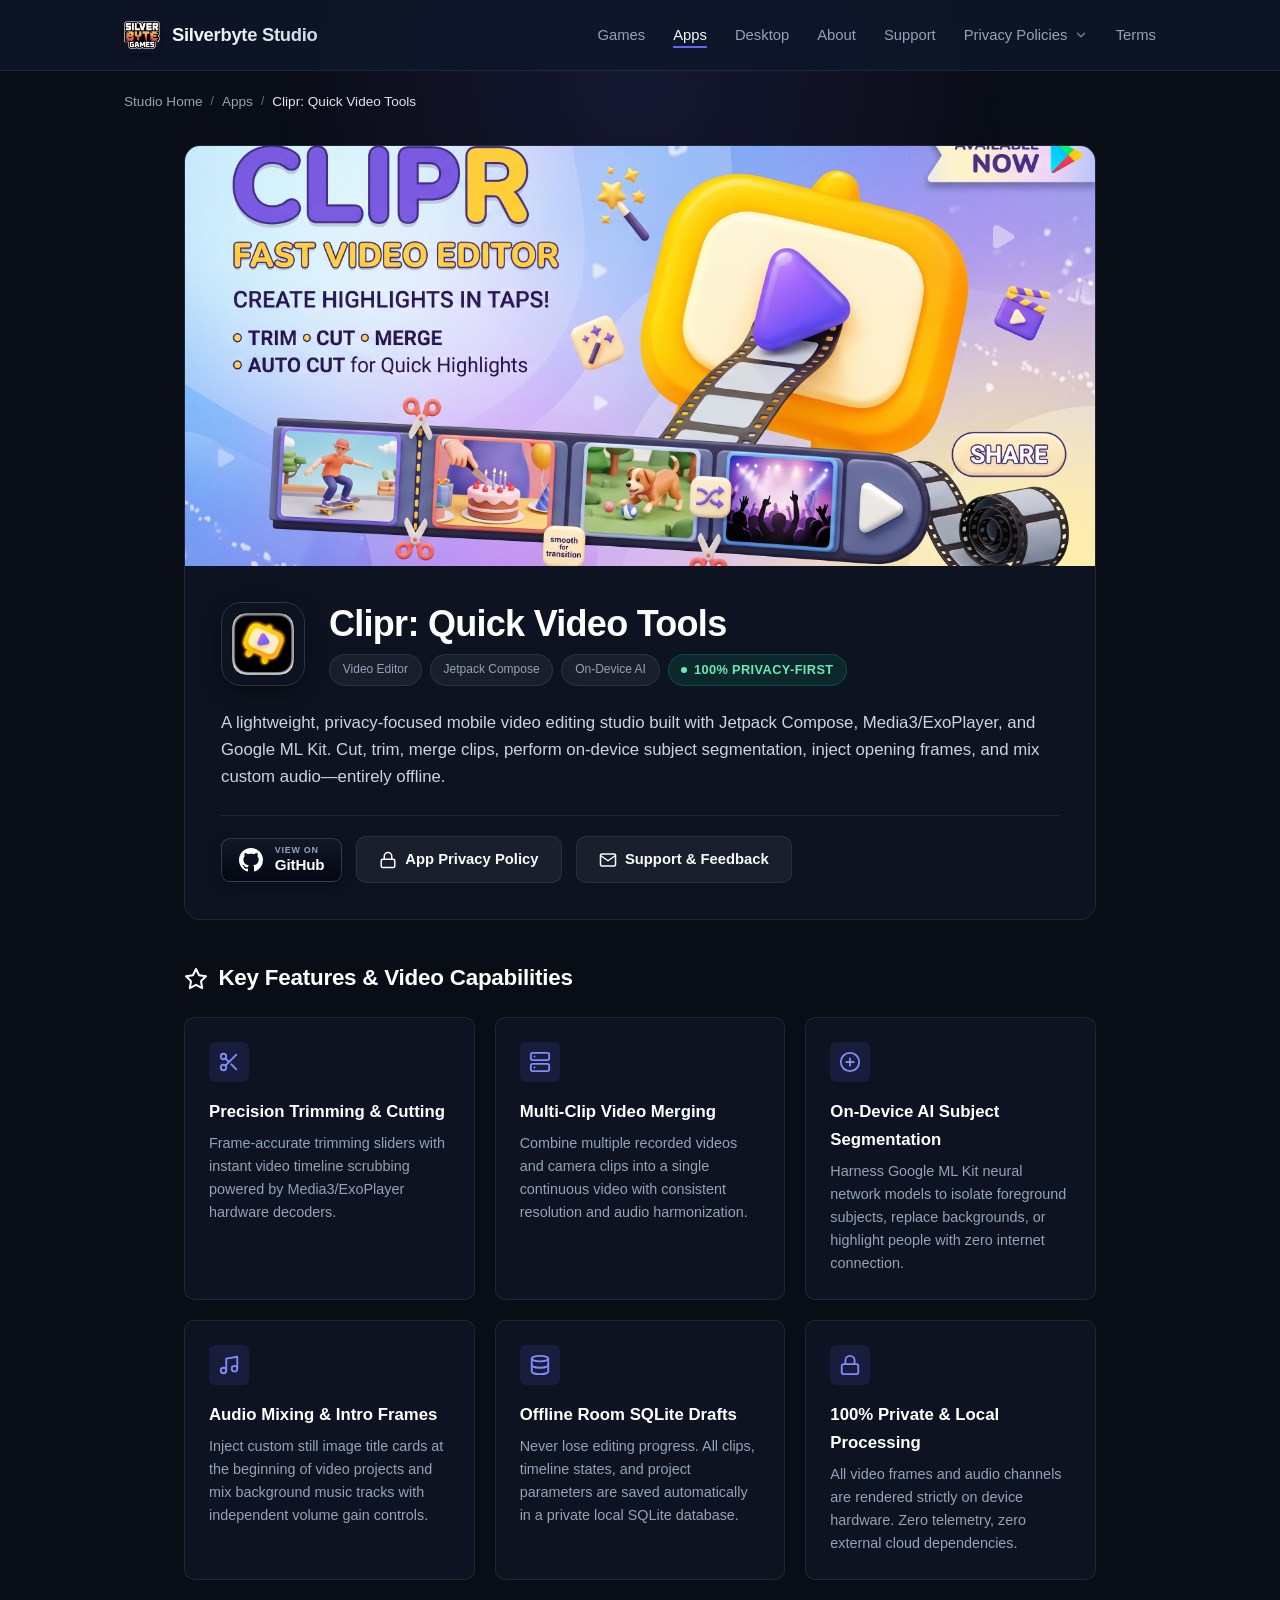
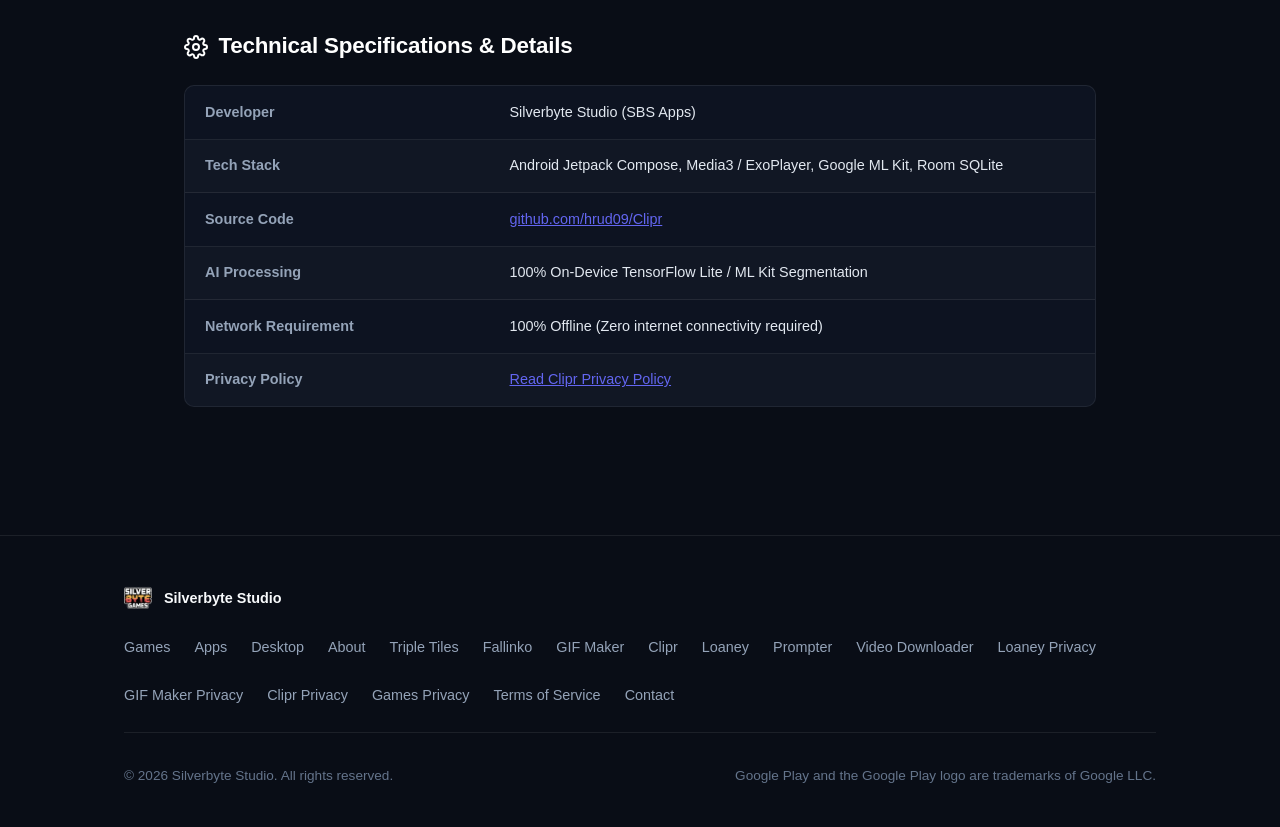
<file: clipr.html>
<!DOCTYPE html>
<html lang="en">
<head>
    <meta charset="UTF-8">
    <meta name="viewport" content="width=device-width, initial-scale=1.0">
    <title>Clipr: Quick Video Tools - Privacy-First Android Video Editor | Silverbyte Studio</title>
    <meta name="description" content="Clipr: Quick Video Tools is a lightweight, privacy-focused mobile video editing studio built with Jetpack Compose, Media3/ExoPlayer, and Google ML Kit on-device segmentation.">
    <meta name="robots" content="index, follow">

    <!-- Canonical & Favicon -->
    <link rel="canonical" href="https://silverbytegames.github.io/clipr.html">
    <link rel="icon" type="image/png" href="assets/images/favicon.png">
    <link rel="shortcut icon" href="favicon.ico">
    <link rel="apple-touch-icon" href="assets/images/clipr-icon.png">

    <!-- Open Graph / Social Media -->
    <meta property="og:type" content="website">
    <meta property="og:url" content="https://silverbytegames.github.io/clipr.html">
    <meta property="og:title" content="Clipr: Quick Video Tools | Silverbyte Studio">
    <meta property="og:description" content="Privacy-focused mobile video editing studio with Jetpack Compose, Media3/ExoPlayer, and Google ML Kit on-device segmentation.">
    <meta property="og:image" content="https://silverbytegames.github.io/assets/images/clipr-banner.jpg">

    <!-- Twitter Card -->
    <meta name="twitter:card" content="summary_large_image">
    <meta name="twitter:title" content="Clipr: Quick Video Tools | Silverbyte Studio">
    <meta name="twitter:description" content="Privacy-focused mobile video editing studio with on-device AI and zero tracking.">
    <meta name="twitter:image" content="https://silverbytegames.github.io/assets/images/clipr-banner.jpg">

    <!-- Stylesheets -->
    <link rel="stylesheet" href="assets/css/style.css?v=1.2">

    <!-- Schema.org MobileApplication JSON-LD -->
    <script type="application/ld+json">
    {
      "@context": "https://schema.org",
      "@type": "MobileApplication",
      "name": "Clipr: Quick Video Tools",
      "applicationCategory": "VideoEditorApplication",
      "operatingSystem": "Android 8.0 and up",
      "inLanguage": "en",
      "offers": {
        "@type": "Offer",
        "price": "0",
        "priceCurrency": "USD"
      },
      "author": {
        "@type": "Organization",
        "name": "Silverbyte Studio"
      },
      "url": "https://silverbytegames.github.io/clipr.html",
      "image": "https://silverbytegames.github.io/assets/images/clipr-banner.jpg"
    }
    </script>
</head>
<body>

    <!-- Site Header & Navigation -->
    <header class="site-header">
        <div class="container">
            <nav class="navbar" aria-label="Main Navigation">
                <a href="index.html" class="brand-link" aria-label="Silverbyte Studio Home">
                    <img src="assets/images/studio-logo.png" alt="Silverbyte Studio Logo" class="brand-logo" width="36" height="36">
                    <span class="brand-title">Silverbyte Studio</span>
                </a>

                <button class="mobile-menu-btn" aria-label="Toggle navigation menu" aria-expanded="false">
                    <svg width="24" height="24" viewBox="0 0 24 24" fill="none" stroke="currentColor" stroke-width="2" stroke-linecap="round" stroke-linejoin="round">
                        <line x1="3" y1="12" x2="21" y2="12"></line>
                        <line x1="3" y1="6" x2="21" y2="6"></line>
                        <line x1="3" y1="18" x2="21" y2="18"></line>
                    </svg>
                </button>

                <ul class="nav-links">
                    <li><a href="index.html#games" class="nav-link">Games</a></li>
                    <li><a href="index.html#apps" class="nav-link active">Apps</a></li>
                    <li><a href="index.html#desktop-apps" class="nav-link">Desktop</a></li>
                    <li><a href="index.html#about" class="nav-link">About</a></li>
                    <li><a href="index.html#support" class="nav-link">Support</a></li>
                    <li class="nav-dropdown">
                        <button type="button" class="nav-link nav-dropdown-toggle" aria-expanded="false" aria-haspopup="true">
                            <span>Privacy Policies</span>
                            <svg class="dropdown-chevron" width="14" height="14" viewBox="0 0 24 24" fill="none" stroke="currentColor" stroke-width="2.5" stroke-linecap="round" stroke-linejoin="round" aria-hidden="true">
                                <polyline points="6 9 12 15 18 9"></polyline>
                            </svg>
                        </button>
                        <div class="dropdown-menu" role="menu">
                            <a href="loaney-privacy-policy.html" class="dropdown-item" role="menuitem">
                                <div class="dropdown-item-icon">
                                    <img src="assets/images/loaney-icon.png" alt="Loaney" width="22" height="22">
                                </div>
                                <div class="dropdown-item-text">
                                    <span class="dropdown-item-title">Loaney Privacy Policy</span>
                                    <span class="dropdown-item-desc">Personal Debt &amp; Loan Tracker</span>
                                </div>
                            </a>
                            <a href="gif-maker-privacy-policy.html" class="dropdown-item" role="menuitem">
                                <div class="dropdown-item-icon">
                                    <img src="assets/images/gif-maker-icon.png" alt="GIF Maker" width="22" height="22">
                                </div>
                                <div class="dropdown-item-text">
                                    <span class="dropdown-item-title">GIF Maker Privacy Policy</span>
                                    <span class="dropdown-item-desc">Video to GIF &amp; Offline Conversion</span>
                                </div>
                            </a>
                            <a href="clipr-privacy-policy.html" class="dropdown-item" role="menuitem">
                                <div class="dropdown-item-icon">
                                    <img src="assets/images/clipr-icon.png" alt="Clipr" width="22" height="22">
                                </div>
                                <div class="dropdown-item-text">
                                    <span class="dropdown-item-title">Clipr Privacy Policy</span>
                                    <span class="dropdown-item-desc">Video Tools &amp; Local Processing</span>
                                </div>
                            </a>
                            <a href="privacy-policy.html" class="dropdown-item" role="menuitem">
                                <div class="dropdown-item-icon">
                                    <img src="assets/images/triple-tiles-icon.png" alt="Triple Tiles" width="22" height="22">
                                </div>
                                <div class="dropdown-item-text">
                                    <span class="dropdown-item-title">Games Privacy Policy</span>
                                    <span class="dropdown-item-desc">Triple Tiles: Face Match Puzzle</span>
                                </div>
                            </a>
                        </div>
                    </li>
                    <li><a href="terms.html" class="nav-link">Terms</a></li>
                </ul>
            </nav>
        </div>
    </header>

    <!-- Breadcrumb Navigation -->
    <div class="container">
        <nav class="breadcrumb-nav" aria-label="Breadcrumbs">
            <ol class="breadcrumb-list">
                <li class="breadcrumb-item"><a href="index.html">Studio Home</a></li>
                <li class="breadcrumb-separator">/</li>
                <li class="breadcrumb-item"><a href="index.html#apps">Apps</a></li>
                <li class="breadcrumb-separator">/</li>
                <li class="breadcrumb-item current" aria-current="page">Clipr: Quick Video Tools</li>
            </ol>
        </nav>
    </div>

    <!-- Main Content -->
    <main class="product-page-container">

        <!-- Product Hero Card -->
        <article class="product-hero">
            <div class="product-hero-banner">
                <img src="assets/images/clipr-banner.jpg" alt="Clipr Quick Video Tools Feature Graphic" width="960" height="420">
            </div>
            <div class="product-hero-body">
                <div class="product-header-main">
                    <img src="assets/images/clipr-icon.png" alt="Clipr App Icon" class="product-icon-large" width="84" height="84">
                    <div class="product-title-group">
                        <h1>Clipr: Quick Video Tools</h1>
                        <div class="tag-list">
                            <span class="badge badge-subtle">Video Editor</span>
                            <span class="badge badge-subtle">Jetpack Compose</span>
                            <span class="badge badge-subtle">On-Device AI</span>
                            <span class="badge badge-success"><span class="dot"></span> 100% Privacy-First</span>
                        </div>
                    </div>
                </div>

                <p class="product-tagline">
                    A lightweight, privacy-focused mobile video editing studio built with Jetpack Compose, Media3/ExoPlayer, and Google ML Kit. Cut, trim, merge clips, perform on-device subject segmentation, inject opening frames, and mix custom audio—entirely offline.
                </p>

                <div class="product-actions-bar">
                    <a href="https://github.com/hrud09/Clipr" target="_blank" rel="noopener noreferrer" class="btn-badge">
                        <svg class="btn-badge-icon" width="24" height="24" viewBox="0 0 24 24" fill="currentColor">
                            <path d="M12 0C5.37 0 0 5.37 0 12c0 5.31 3.435 9.795 8.205 11.385.6.105.825-.255.825-.57 0-.285-.015-1.23-.015-2.235-3.015.555-3.795-.735-4.035-1.41-.135-.345-.72-1.41-1.23-1.695-.42-.225-1.02-.78-.015-.795.945-.015 1.62.87 1.845 1.23 1.08 1.815 2.805 1.305 3.495.99.105-.78.42-1.305.765-1.605-2.67-.3-5.46-1.335-5.46-5.925 0-1.305.465-2.385 1.23-3.225-.12-.3-.54-1.53.12-3.18 0 0 1.005-.315 3.3 1.23.96-.27 1.98-.405 3-.405s2.04.135 3 .405c2.295-1.56 3.3-1.23 3.3-1.23.66 1.65.24 2.88.12 3.18.765.84 1.23 1.905 1.23 3.225 0 4.605-2.805 5.625-5.475 5.925.435.375.81 1.095.81 2.22 0 1.605-.015 2.895-.015 3.3 0 .315.225.69.825.57A12.02 12.02 0 0024 12c0-6.63-5.37-12-12-12z"/>
                        </svg>
                        <span class="btn-badge-content">
                            <span class="btn-badge-sub">VIEW ON</span>
                            <span class="btn-badge-title">GitHub</span>
                        </span>
                    </a>
                    <a href="clipr-privacy-policy.html" class="btn btn-secondary">
                        <svg width="18" height="18" viewBox="0 0 24 24" fill="none" stroke="currentColor" stroke-width="2" stroke-linecap="round" stroke-linejoin="round">
                            <rect x="3" y="11" width="18" height="11" rx="2" ry="2"></rect>
                            <path d="M7 11V7a5 5 0 0 1 10 0v4"></path>
                        </svg>
                        App Privacy Policy
                    </a>
                    <a href="mailto:silverbytestudio@gmail.com?subject=[App%20Support]%20Clipr" class="btn btn-secondary">
                        <svg width="18" height="18" viewBox="0 0 24 24" fill="none" stroke="currentColor" stroke-width="2" stroke-linecap="round" stroke-linejoin="round">
                            <path d="M4 4h16c1.1 0 2 .9 2 2v12c0 1.1-.9 2-2 2H4c-1.1 0-2-.9-2-2V6c0-1.1.9-2 2-2z"></path>
                            <polyline points="22,6 12,13 2,6"></polyline>
                        </svg>
                        Support &amp; Feedback
                    </a>
                </div>
            </div>
        </article>

        <!-- Detailed Features Section -->
        <section class="product-section">
            <h2 class="product-section-title">
                <svg width="24" height="24" viewBox="0 0 24 24" fill="none" stroke="currentColor" stroke-width="2" stroke-linecap="round" stroke-linejoin="round">
                    <polygon points="12 2 15.09 8.26 22 9.27 17 14.14 18.18 21.02 12 17.77 5.82 21.02 7 14.14 2 9.27 8.91 8.26 12 2"></polygon>
                </svg>
                Key Features &amp; Video Capabilities
            </h2>

            <div class="product-features-grid">
                <div class="product-feature-card">
                    <div class="product-feature-icon">
                        <svg width="22" height="22" viewBox="0 0 24 24" fill="none" stroke="currentColor" stroke-width="2" stroke-linecap="round" stroke-linejoin="round">
                            <circle cx="6" cy="6" r="3"></circle>
                            <circle cx="6" cy="18" r="3"></circle>
                            <line x1="20" y1="4" x2="8.12" y2="15.88"></line>
                            <line x1="14.47" y1="14.48" x2="20" y2="20"></line>
                            <line x1="8.12" y1="8.12" x2="12" y2="12"></line>
                        </svg>
                    </div>
                    <h3>Precision Trimming &amp; Cutting</h3>
                    <p>Frame-accurate trimming sliders with instant video timeline scrubbing powered by Media3/ExoPlayer hardware decoders.</p>
                </div>

                <div class="product-feature-card">
                    <div class="product-feature-icon">
                        <svg width="22" height="22" viewBox="0 0 24 24" fill="none" stroke="currentColor" stroke-width="2" stroke-linecap="round" stroke-linejoin="round">
                            <rect x="2" y="2" width="20" height="8" rx="2" ry="2"></rect>
                            <rect x="2" y="14" width="20" height="8" rx="2" ry="2"></rect>
                            <line x1="6" y1="6" x2="6.01" y2="6"></line>
                            <line x1="6" y1="18" x2="6.01" y2="18"></line>
                        </svg>
                    </div>
                    <h3>Multi-Clip Video Merging</h3>
                    <p>Combine multiple recorded videos and camera clips into a single continuous video with consistent resolution and audio harmonization.</p>
                </div>

                <div class="product-feature-card">
                    <div class="product-feature-icon">
                        <svg width="22" height="22" viewBox="0 0 24 24" fill="none" stroke="currentColor" stroke-width="2" stroke-linecap="round" stroke-linejoin="round">
                            <circle cx="12" cy="12" r="10"></circle>
                            <path d="M12 8v8M8 12h8"></path>
                        </svg>
                    </div>
                    <h3>On-Device AI Subject Segmentation</h3>
                    <p>Harness Google ML Kit neural network models to isolate foreground subjects, replace backgrounds, or highlight people with zero internet connection.</p>
                </div>

                <div class="product-feature-card">
                    <div class="product-feature-icon">
                        <svg width="22" height="22" viewBox="0 0 24 24" fill="none" stroke="currentColor" stroke-width="2" stroke-linecap="round" stroke-linejoin="round">
                            <path d="M9 18V5l12-2v13"></path>
                            <circle cx="6" cy="18" r="3"></circle>
                            <circle cx="18" cy="16" r="3"></circle>
                        </svg>
                    </div>
                    <h3>Audio Mixing &amp; Intro Frames</h3>
                    <p>Inject custom still image title cards at the beginning of video projects and mix background music tracks with independent volume gain controls.</p>
                </div>

                <div class="product-feature-card">
                    <div class="product-feature-icon">
                        <svg width="22" height="22" viewBox="0 0 24 24" fill="none" stroke="currentColor" stroke-width="2" stroke-linecap="round" stroke-linejoin="round">
                            <ellipse cx="12" cy="5" rx="9" ry="3"></ellipse>
                            <path d="M21 12c0 1.66-4 3-9 3s-9-1.34-9-3"></path>
                            <path d="M3 5v14c0 1.66 4 3 9 3s9-1.34 9-3V5"></path>
                        </svg>
                    </div>
                    <h3>Offline Room SQLite Drafts</h3>
                    <p>Never lose editing progress. All clips, timeline states, and project parameters are saved automatically in a private local SQLite database.</p>
                </div>

                <div class="product-feature-card">
                    <div class="product-feature-icon">
                        <svg width="22" height="22" viewBox="0 0 24 24" fill="none" stroke="currentColor" stroke-width="2" stroke-linecap="round" stroke-linejoin="round">
                            <rect x="3" y="11" width="18" height="11" rx="2" ry="2"></rect>
                            <path d="M7 11V7a5 5 0 0 1 10 0v4"></path>
                        </svg>
                    </div>
                    <h3>100% Private &amp; Local Processing</h3>
                    <p>All video frames and audio channels are rendered strictly on device hardware. Zero telemetry, zero external cloud dependencies.</p>
                </div>
            </div>
        </section>

        <!-- Technical & Architecture Details -->
        <section class="product-section">
            <h2 class="product-section-title">
                <svg width="24" height="24" viewBox="0 0 24 24" fill="none" stroke="currentColor" stroke-width="2" stroke-linecap="round" stroke-linejoin="round">
                    <circle cx="12" cy="12" r="3"></circle>
                    <path d="M19.4 15a1.65 1.65 0 0 0 .33 1.82l.06.06a2 2 0 0 1 0 2.83 2 2 0 0 1-2.83 0l-.06-.06a1.65 1.65 0 0 0-1.82-.33 1.65 1.65 0 0 0-1 1.51V21a2 2 0 0 1-2 2 2 2 0 0 1-2-2v-.09A1.65 1.65 0 0 0 9 19.4a1.65 1.65 0 0 0-1.82.33l-.06.06a2 2 0 0 1-2.83 0 2 2 0 0 1 0-2.83l.06-.06a1.65 1.65 0 0 0 .33-1.82 1.65 1.65 0 0 0-1.51-1H3a2 2 0 0 1-2-2 2 2 0 0 1 2-2h.09A1.65 1.65 0 0 0 4.6 9a1.65 1.65 0 0 0-.33-1.82l-.06-.06a2 2 0 0 1 0-2.83 2 2 0 0 1 2.83 0l.06.06a1.65 1.65 0 0 0 1.82.33H9a1.65 1.65 0 0 0 1-1.51V3a2 2 0 0 1 2-2 2 2 0 0 1 2 2v.09a1.65 1.65 0 0 0 1 1.51 1.65 1.65 0 0 0 1.82-.33l.06-.06a2 2 0 0 1 2.83 0 2 2 0 0 1 0 2.83l-.06.06a1.65 1.65 0 0 0-.33 1.82V9a1.65 1.65 0 0 0 1.51 1H21a2 2 0 0 1 2 2 2 2 0 0 1-2 2h-.09a1.65 1.65 0 0 0-1.51 1z"></path>
                </svg>
                Technical Specifications &amp; Details
            </h2>

            <div class="specs-card">
                <div class="specs-row">
                    <span class="specs-label">Developer</span>
                    <span class="specs-value">Silverbyte Studio (SBS Apps)</span>
                </div>
                <div class="specs-row">
                    <span class="specs-label">Tech Stack</span>
                    <span class="specs-value">Android Jetpack Compose, Media3 / ExoPlayer, Google ML Kit, Room SQLite</span>
                </div>
                <div class="specs-row">
                    <span class="specs-label">Source Code</span>
                    <span class="specs-value"><a href="https://github.com/hrud09/Clipr" target="_blank" rel="noopener noreferrer" style="color: var(--primary); text-decoration: underline;">github.com/hrud09/Clipr</a></span>
                </div>
                <div class="specs-row">
                    <span class="specs-label">AI Processing</span>
                    <span class="specs-value">100% On-Device TensorFlow Lite / ML Kit Segmentation</span>
                </div>
                <div class="specs-row">
                    <span class="specs-label">Network Requirement</span>
                    <span class="specs-value">100% Offline (Zero internet connectivity required)</span>
                </div>
                <div class="specs-row">
                    <span class="specs-label">Privacy Policy</span>
                    <span class="specs-value"><a href="clipr-privacy-policy.html" style="color: var(--primary); text-decoration: underline;">Read Clipr Privacy Policy</a></span>
                </div>
            </div>
        </section>

    </main>

    <!-- Site Footer -->
    <footer class="site-footer">
        <div class="container">
            <div class="footer-top">
                <div class="footer-brand">
                    <img src="assets/images/studio-logo.png" alt="Silverbyte Studio Logo" width="28" height="28" style="border-radius: 4px;">
                    <span>Silverbyte Studio</span>
                </div>
                <ul class="footer-links">
                    <li><a href="index.html#games">Games</a></li>
                    <li><a href="index.html#apps">Apps</a></li>
                    <li><a href="index.html#desktop-apps">Desktop</a></li>
                    <li><a href="index.html#about">About</a></li>
                    <li><a href="triple-tiles.html">Triple Tiles</a></li>
                    <li><a href="fallinko.html">Fallinko</a></li>
                    <li><a href="gif-maker.html">GIF Maker</a></li>
                    <li><a href="clipr.html">Clipr</a></li>
                    <li><a href="loaney.html">Loaney</a></li>
                    <li><a href="prompter.html">Prompter</a></li>
                    <li><a href="video-downloader.html">Video Downloader</a></li>
                    <li><a href="loaney-privacy-policy.html">Loaney Privacy</a></li>
                    <li><a href="gif-maker-privacy-policy.html">GIF Maker Privacy</a></li>
                    <li><a href="clipr-privacy-policy.html">Clipr Privacy</a></li>
                    <li><a href="privacy-policy.html">Games Privacy</a></li>
                    <li><a href="terms.html">Terms of Service</a></li>
                    <li><a href="mailto:silverbytestudio@gmail.com">Contact</a></li>
                </ul>
            </div>
            <div class="footer-bottom">
                <p>&copy; <span id="current-year">2026</span> Silverbyte Studio. All rights reserved.</p>
                <p>Google Play and the Google Play logo are trademarks of Google LLC.</p>
            </div>
        </div>
    </footer>

    <!-- Script -->
    <script src="assets/js/main.js?v=1.1"></script>
</body>
</html>
</file>
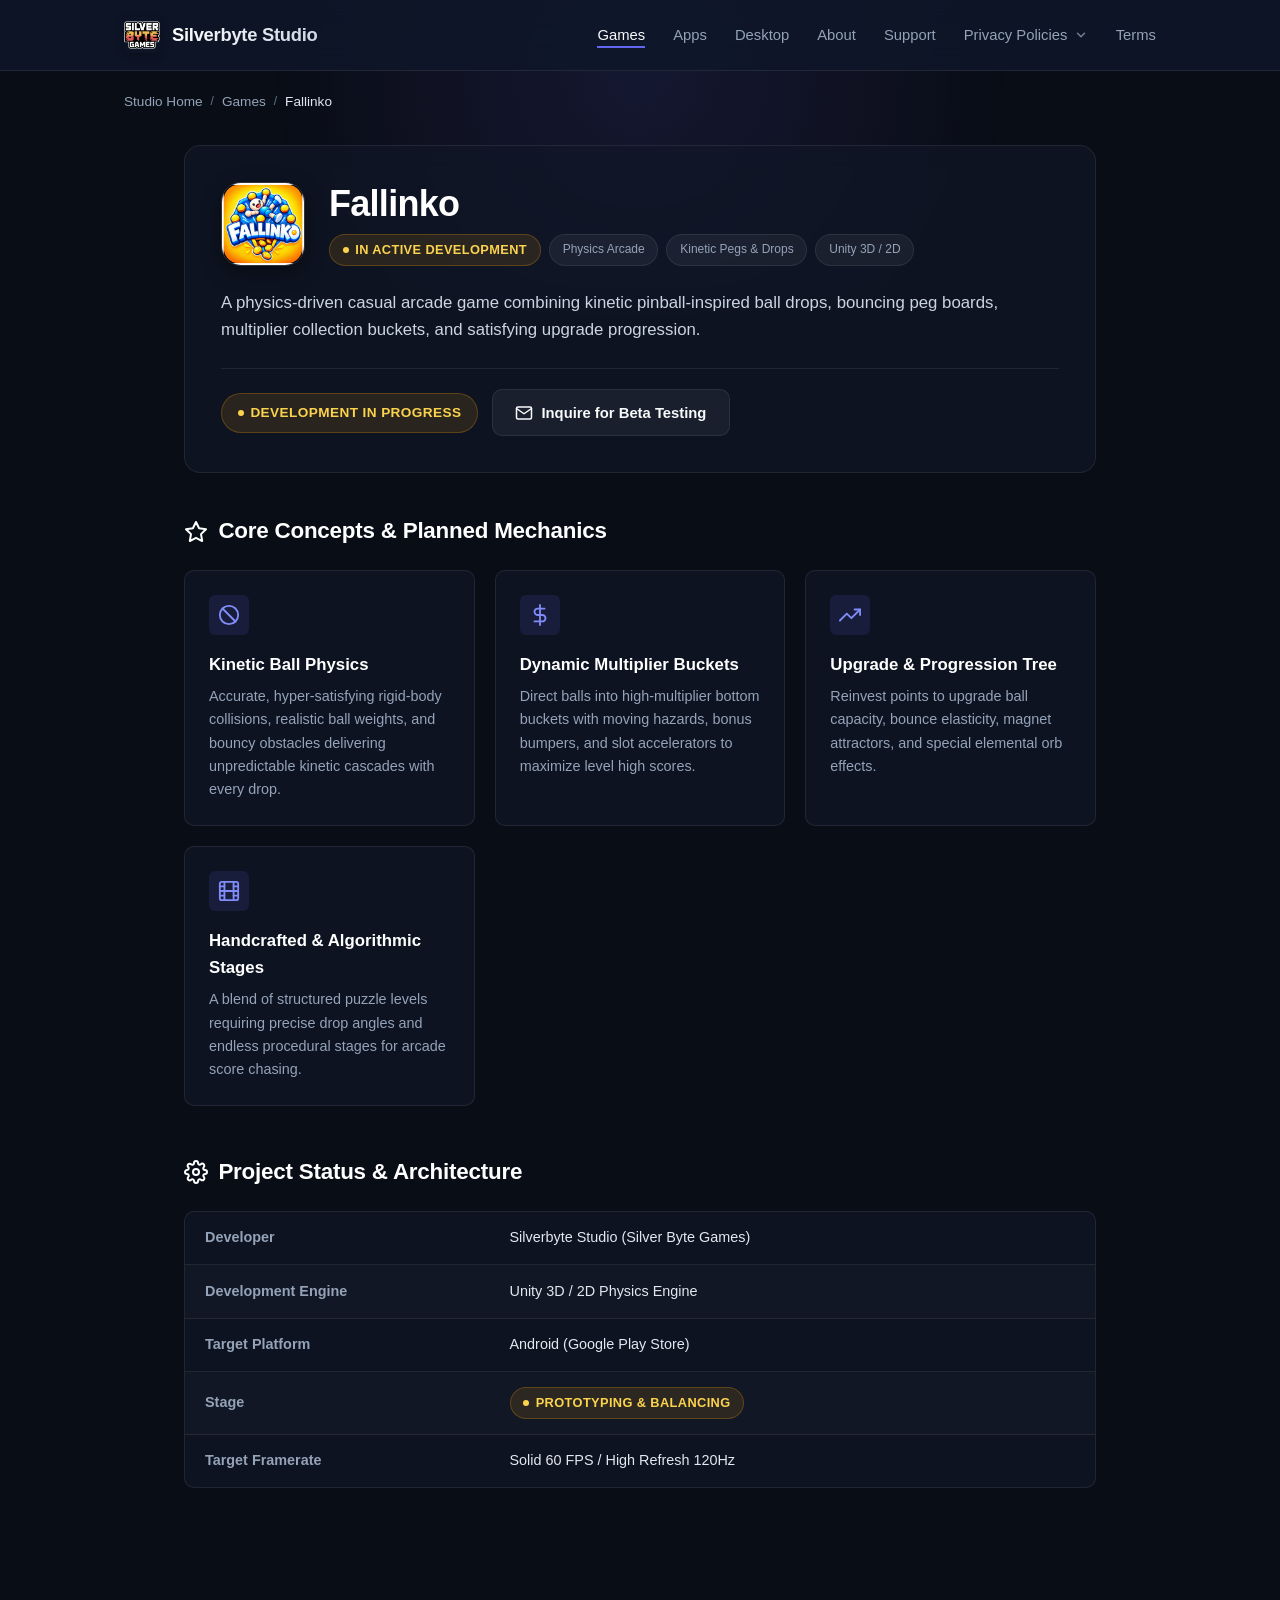
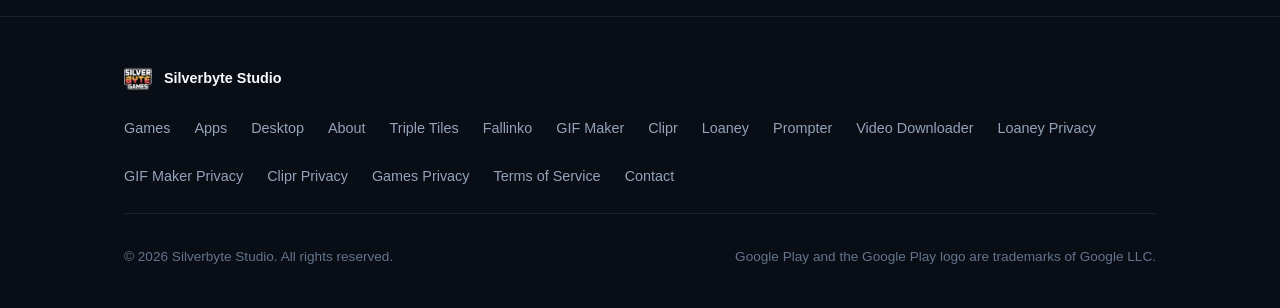
<file: fallinko.html>
<!DOCTYPE html>
<html lang="en">
<head>
    <meta charset="UTF-8">
    <meta name="viewport" content="width=device-width, initial-scale=1.0">
    <title>Fallinko - Physics Arcade Ball-Drop Game | Silverbyte Studio</title>
    <meta name="description" content="Fallinko is an upcoming physics-driven casual arcade title by Silverbyte Studio, combining kinetic pinball drops, multiplier buckets, and satisfying progression loops.">
    <meta name="robots" content="index, follow">

    <!-- Canonical & Favicon -->
    <link rel="canonical" href="https://silverbytegames.github.io/fallinko.html">
    <link rel="icon" type="image/png" href="assets/images/favicon.png">
    <link rel="shortcut icon" href="favicon.ico">
    <link rel="apple-touch-icon" href="assets/images/fallinko-icon.png">

    <!-- Open Graph / Social Media -->
    <meta property="og:type" content="website">
    <meta property="og:url" content="https://silverbytegames.github.io/fallinko.html">
    <meta property="og:title" content="Fallinko - Physics Arcade Game | Silverbyte Studio">
    <meta property="og:description" content="A physics-driven casual arcade title combining kinetic ball drops, multiplier buckets, and rewarding upgrade loops. In active development.">
    <meta property="og:image" content="https://silverbytegames.github.io/assets/images/fallinko-icon.png">

    <!-- Twitter Card -->
    <meta name="twitter:card" content="summary">
    <meta name="twitter:title" content="Fallinko - Physics Arcade Game | Silverbyte Studio">
    <meta name="twitter:description" content="Physics-driven kinetic ball drop arcade title by Silverbyte Studio.">
    <meta name="twitter:image" content="https://silverbytegames.github.io/assets/images/fallinko-icon.png">

    <!-- Stylesheets -->
    <link rel="stylesheet" href="assets/css/style.css?v=1.2">
</head>
<body>

    <!-- Site Header & Navigation -->
    <header class="site-header">
        <div class="container">
            <nav class="navbar" aria-label="Main Navigation">
                <a href="index.html" class="brand-link" aria-label="Silverbyte Studio Home">
                    <img src="assets/images/studio-logo.png" alt="Silverbyte Studio Logo" class="brand-logo" width="36" height="36">
                    <span class="brand-title">Silverbyte Studio</span>
                </a>

                <button class="mobile-menu-btn" aria-label="Toggle navigation menu" aria-expanded="false">
                    <svg width="24" height="24" viewBox="0 0 24 24" fill="none" stroke="currentColor" stroke-width="2" stroke-linecap="round" stroke-linejoin="round">
                        <line x1="3" y1="12" x2="21" y2="12"></line>
                        <line x1="3" y1="6" x2="21" y2="6"></line>
                        <line x1="3" y1="18" x2="21" y2="18"></line>
                    </svg>
                </button>

                <ul class="nav-links">
                    <li><a href="index.html#games" class="nav-link active">Games</a></li>
                    <li><a href="index.html#apps" class="nav-link">Apps</a></li>
                    <li><a href="index.html#desktop-apps" class="nav-link">Desktop</a></li>
                    <li><a href="index.html#about" class="nav-link">About</a></li>
                    <li><a href="index.html#support" class="nav-link">Support</a></li>
                    <li class="nav-dropdown">
                        <button type="button" class="nav-link nav-dropdown-toggle" aria-expanded="false" aria-haspopup="true">
                            <span>Privacy Policies</span>
                            <svg class="dropdown-chevron" width="14" height="14" viewBox="0 0 24 24" fill="none" stroke="currentColor" stroke-width="2.5" stroke-linecap="round" stroke-linejoin="round" aria-hidden="true">
                                <polyline points="6 9 12 15 18 9"></polyline>
                            </svg>
                        </button>
                        <div class="dropdown-menu" role="menu">
                            <a href="loaney-privacy-policy.html" class="dropdown-item" role="menuitem">
                                <div class="dropdown-item-icon">
                                    <img src="assets/images/loaney-icon.png" alt="Loaney" width="22" height="22">
                                </div>
                                <div class="dropdown-item-text">
                                    <span class="dropdown-item-title">Loaney Privacy Policy</span>
                                    <span class="dropdown-item-desc">Personal Debt &amp; Loan Tracker</span>
                                </div>
                            </a>
                            <a href="gif-maker-privacy-policy.html" class="dropdown-item" role="menuitem">
                                <div class="dropdown-item-icon">
                                    <img src="assets/images/gif-maker-icon.png" alt="GIF Maker" width="22" height="22">
                                </div>
                                <div class="dropdown-item-text">
                                    <span class="dropdown-item-title">GIF Maker Privacy Policy</span>
                                    <span class="dropdown-item-desc">Video to GIF &amp; Offline Conversion</span>
                                </div>
                            </a>
                            <a href="clipr-privacy-policy.html" class="dropdown-item" role="menuitem">
                                <div class="dropdown-item-icon">
                                    <img src="assets/images/clipr-icon.png" alt="Clipr" width="22" height="22">
                                </div>
                                <div class="dropdown-item-text">
                                    <span class="dropdown-item-title">Clipr Privacy Policy</span>
                                    <span class="dropdown-item-desc">Video Tools &amp; Local Processing</span>
                                </div>
                            </a>
                            <a href="privacy-policy.html" class="dropdown-item" role="menuitem">
                                <div class="dropdown-item-icon">
                                    <img src="assets/images/triple-tiles-icon.png" alt="Triple Tiles" width="22" height="22">
                                </div>
                                <div class="dropdown-item-text">
                                    <span class="dropdown-item-title">Games Privacy Policy</span>
                                    <span class="dropdown-item-desc">Triple Tiles: Face Match Puzzle</span>
                                </div>
                            </a>
                        </div>
                    </li>
                    <li><a href="terms.html" class="nav-link">Terms</a></li>
                </ul>
            </nav>
        </div>
    </header>

    <!-- Breadcrumb Navigation -->
    <div class="container">
        <nav class="breadcrumb-nav" aria-label="Breadcrumbs">
            <ol class="breadcrumb-list">
                <li class="breadcrumb-item"><a href="index.html">Studio Home</a></li>
                <li class="breadcrumb-separator">/</li>
                <li class="breadcrumb-item"><a href="index.html#games">Games</a></li>
                <li class="breadcrumb-separator">/</li>
                <li class="breadcrumb-item current" aria-current="page">Fallinko</li>
            </ol>
        </nav>
    </div>

    <!-- Main Content -->
    <main class="product-page-container">

        <!-- Product Hero Card -->
        <article class="product-hero">
            <div class="product-hero-body">
                <div class="product-header-main">
                    <img src="assets/images/fallinko-icon.png" alt="Fallinko Game Icon" class="product-icon-large" width="84" height="84">
                    <div class="product-title-group">
                        <h1>Fallinko</h1>
                        <div class="tag-list">
                            <span class="badge badge-amber"><span class="dot"></span> In Active Development</span>
                            <span class="badge badge-subtle">Physics Arcade</span>
                            <span class="badge badge-subtle">Kinetic Pegs &amp; Drops</span>
                            <span class="badge badge-subtle">Unity 3D / 2D</span>
                        </div>
                    </div>
                </div>

                <p class="product-tagline">
                    A physics-driven casual arcade game combining kinetic pinball-inspired ball drops, bouncing peg boards, multiplier collection buckets, and satisfying upgrade progression.
                </p>

                <div class="product-actions-bar">
                    <span class="badge badge-amber" style="padding: 0.5rem 1rem; font-size: 0.85rem;">
                        <span class="dot"></span> Development in Progress
                    </span>
                    <a href="mailto:silverbytestudio@gmail.com?subject=[Fallinko%20Inquiry]%20Beta%20Access" class="btn btn-secondary">
                        <svg width="18" height="18" viewBox="0 0 24 24" fill="none" stroke="currentColor" stroke-width="2" stroke-linecap="round" stroke-linejoin="round">
                            <path d="M4 4h16c1.1 0 2 .9 2 2v12c0 1.1-.9 2-2 2H4c-1.1 0-2-.9-2-2V6c0-1.1.9-2 2-2z"></path>
                            <polyline points="22,6 12,13 2,6"></polyline>
                        </svg>
                        Inquire for Beta Testing
                    </a>
                </div>
            </div>
        </article>

        <!-- Detailed Features Section -->
        <section class="product-section">
            <h2 class="product-section-title">
                <svg width="24" height="24" viewBox="0 0 24 24" fill="none" stroke="currentColor" stroke-width="2" stroke-linecap="round" stroke-linejoin="round">
                    <polygon points="12 2 15.09 8.26 22 9.27 17 14.14 18.18 21.02 12 17.77 5.82 21.02 7 14.14 2 9.27 8.91 8.26 12 2"></polygon>
                </svg>
                Core Concepts &amp; Planned Mechanics
            </h2>

            <div class="product-features-grid">
                <div class="product-feature-card">
                    <div class="product-feature-icon">
                        <svg width="22" height="22" viewBox="0 0 24 24" fill="none" stroke="currentColor" stroke-width="2" stroke-linecap="round" stroke-linejoin="round">
                            <circle cx="12" cy="12" r="10"></circle>
                            <line x1="4.93" y1="4.93" x2="19.07" y2="19.07"></line>
                        </svg>
                    </div>
                    <h3>Kinetic Ball Physics</h3>
                    <p>Accurate, hyper-satisfying rigid-body collisions, realistic ball weights, and bouncy obstacles delivering unpredictable kinetic cascades with every drop.</p>
                </div>

                <div class="product-feature-card">
                    <div class="product-feature-icon">
                        <svg width="22" height="22" viewBox="0 0 24 24" fill="none" stroke="currentColor" stroke-width="2" stroke-linecap="round" stroke-linejoin="round">
                            <line x1="12" y1="1" x2="12" y2="23"></line>
                            <path d="M17 5H9.5a3.5 3.5 0 0 0 0 7h5a3.5 3.5 0 0 1 0 7H6"></path>
                        </svg>
                    </div>
                    <h3>Dynamic Multiplier Buckets</h3>
                    <p>Direct balls into high-multiplier bottom buckets with moving hazards, bonus bumpers, and slot accelerators to maximize level high scores.</p>
                </div>

                <div class="product-feature-card">
                    <div class="product-feature-icon">
                        <svg width="22" height="22" viewBox="0 0 24 24" fill="none" stroke="currentColor" stroke-width="2" stroke-linecap="round" stroke-linejoin="round">
                            <polyline points="23 6 13.5 15.5 8.5 10.5 1 18"></polyline>
                            <polyline points="17 6 23 6 23 12"></polyline>
                        </svg>
                    </div>
                    <h3>Upgrade &amp; Progression Tree</h3>
                    <p>Reinvest points to upgrade ball capacity, bounce elasticity, magnet attractors, and special elemental orb effects.</p>
                </div>

                <div class="product-feature-card">
                    <div class="product-feature-icon">
                        <svg width="22" height="22" viewBox="0 0 24 24" fill="none" stroke="currentColor" stroke-width="2" stroke-linecap="round" stroke-linejoin="round">
                            <rect x="2" y="2" width="20" height="20" rx="2.18" ry="2.18"></rect>
                            <line x1="7" y1="2" x2="7" y2="22"></line>
                            <line x1="17" y1="2" x2="17" y2="22"></line>
                            <line x1="2" y1="12" x2="22" y2="12"></line>
                            <line x1="2" y1="7" x2="7" y2="7"></line>
                            <line x1="2" y1="17" x2="7" y2="17"></line>
                            <line x1="17" y1="17" x2="22" y2="17"></line>
                            <line x1="17" y1="7" x2="22" y2="7"></line>
                        </svg>
                    </div>
                    <h3>Handcrafted &amp; Algorithmic Stages</h3>
                    <p>A blend of structured puzzle levels requiring precise drop angles and endless procedural stages for arcade score chasing.</p>
                </div>
            </div>
        </section>

        <!-- Technical Details -->
        <section class="product-section">
            <h2 class="product-section-title">
                <svg width="24" height="24" viewBox="0 0 24 24" fill="none" stroke="currentColor" stroke-width="2" stroke-linecap="round" stroke-linejoin="round">
                    <circle cx="12" cy="12" r="3"></circle>
                    <path d="M19.4 15a1.65 1.65 0 0 0 .33 1.82l.06.06a2 2 0 0 1 0 2.83 2 2 0 0 1-2.83 0l-.06-.06a1.65 1.65 0 0 0-1.82-.33 1.65 1.65 0 0 0-1 1.51V21a2 2 0 0 1-2 2 2 2 0 0 1-2-2v-.09A1.65 1.65 0 0 0 9 19.4a1.65 1.65 0 0 0-1.82.33l-.06.06a2 2 0 0 1-2.83 0 2 2 0 0 1 0-2.83l.06-.06a1.65 1.65 0 0 0 .33-1.82 1.65 1.65 0 0 0-1.51-1H3a2 2 0 0 1-2-2 2 2 0 0 1 2-2h.09A1.65 1.65 0 0 0 4.6 9a1.65 1.65 0 0 0-.33-1.82l-.06-.06a2 2 0 0 1 0-2.83 2 2 0 0 1 2.83 0l.06.06a1.65 1.65 0 0 0 1.82.33H9a1.65 1.65 0 0 0 1-1.51V3a2 2 0 0 1 2-2 2 2 0 0 1 2 2v.09a1.65 1.65 0 0 0 1 1.51 1.65 1.65 0 0 0 1.82-.33l.06-.06a2 2 0 0 1 2.83 0 2 2 0 0 1 0 2.83l-.06.06a1.65 1.65 0 0 0-.33 1.82V9a1.65 1.65 0 0 0 1.51 1H21a2 2 0 0 1 2 2 2 2 0 0 1-2 2h-.09a1.65 1.65 0 0 0-1.51 1z"></path>
                </svg>
                Project Status &amp; Architecture
            </h2>

            <div class="specs-card">
                <div class="specs-row">
                    <span class="specs-label">Developer</span>
                    <span class="specs-value">Silverbyte Studio (Silver Byte Games)</span>
                </div>
                <div class="specs-row">
                    <span class="specs-label">Development Engine</span>
                    <span class="specs-value">Unity 3D / 2D Physics Engine</span>
                </div>
                <div class="specs-row">
                    <span class="specs-label">Target Platform</span>
                    <span class="specs-value">Android (Google Play Store)</span>
                </div>
                <div class="specs-row">
                    <span class="specs-label">Stage</span>
                    <span class="specs-value"><span class="badge badge-amber"><span class="dot"></span> Prototyping &amp; Balancing</span></span>
                </div>
                <div class="specs-row">
                    <span class="specs-label">Target Framerate</span>
                    <span class="specs-value">Solid 60 FPS / High Refresh 120Hz</span>
                </div>
            </div>
        </section>

    </main>

    <!-- Site Footer -->
    <footer class="site-footer">
        <div class="container">
            <div class="footer-top">
                <div class="footer-brand">
                    <img src="assets/images/studio-logo.png" alt="Silverbyte Studio Logo" width="28" height="28" style="border-radius: 4px;">
                    <span>Silverbyte Studio</span>
                </div>
                <ul class="footer-links">
                    <li><a href="index.html#games">Games</a></li>
                    <li><a href="index.html#apps">Apps</a></li>
                    <li><a href="index.html#desktop-apps">Desktop</a></li>
                    <li><a href="index.html#about">About</a></li>
                    <li><a href="triple-tiles.html">Triple Tiles</a></li>
                    <li><a href="fallinko.html">Fallinko</a></li>
                    <li><a href="gif-maker.html">GIF Maker</a></li>
                    <li><a href="clipr.html">Clipr</a></li>
                    <li><a href="loaney.html">Loaney</a></li>
                    <li><a href="prompter.html">Prompter</a></li>
                    <li><a href="video-downloader.html">Video Downloader</a></li>
                    <li><a href="loaney-privacy-policy.html">Loaney Privacy</a></li>
                    <li><a href="gif-maker-privacy-policy.html">GIF Maker Privacy</a></li>
                    <li><a href="clipr-privacy-policy.html">Clipr Privacy</a></li>
                    <li><a href="privacy-policy.html">Games Privacy</a></li>
                    <li><a href="terms.html">Terms of Service</a></li>
                    <li><a href="mailto:silverbytestudio@gmail.com">Contact</a></li>
                </ul>
            </div>
            <div class="footer-bottom">
                <p>&copy; <span id="current-year">2026</span> Silverbyte Studio. All rights reserved.</p>
                <p>Google Play and the Google Play logo are trademarks of Google LLC.</p>
            </div>
        </div>
    </footer>

    <!-- Script -->
    <script src="assets/js/main.js?v=1.1"></script>
</body>
</html>
</file>
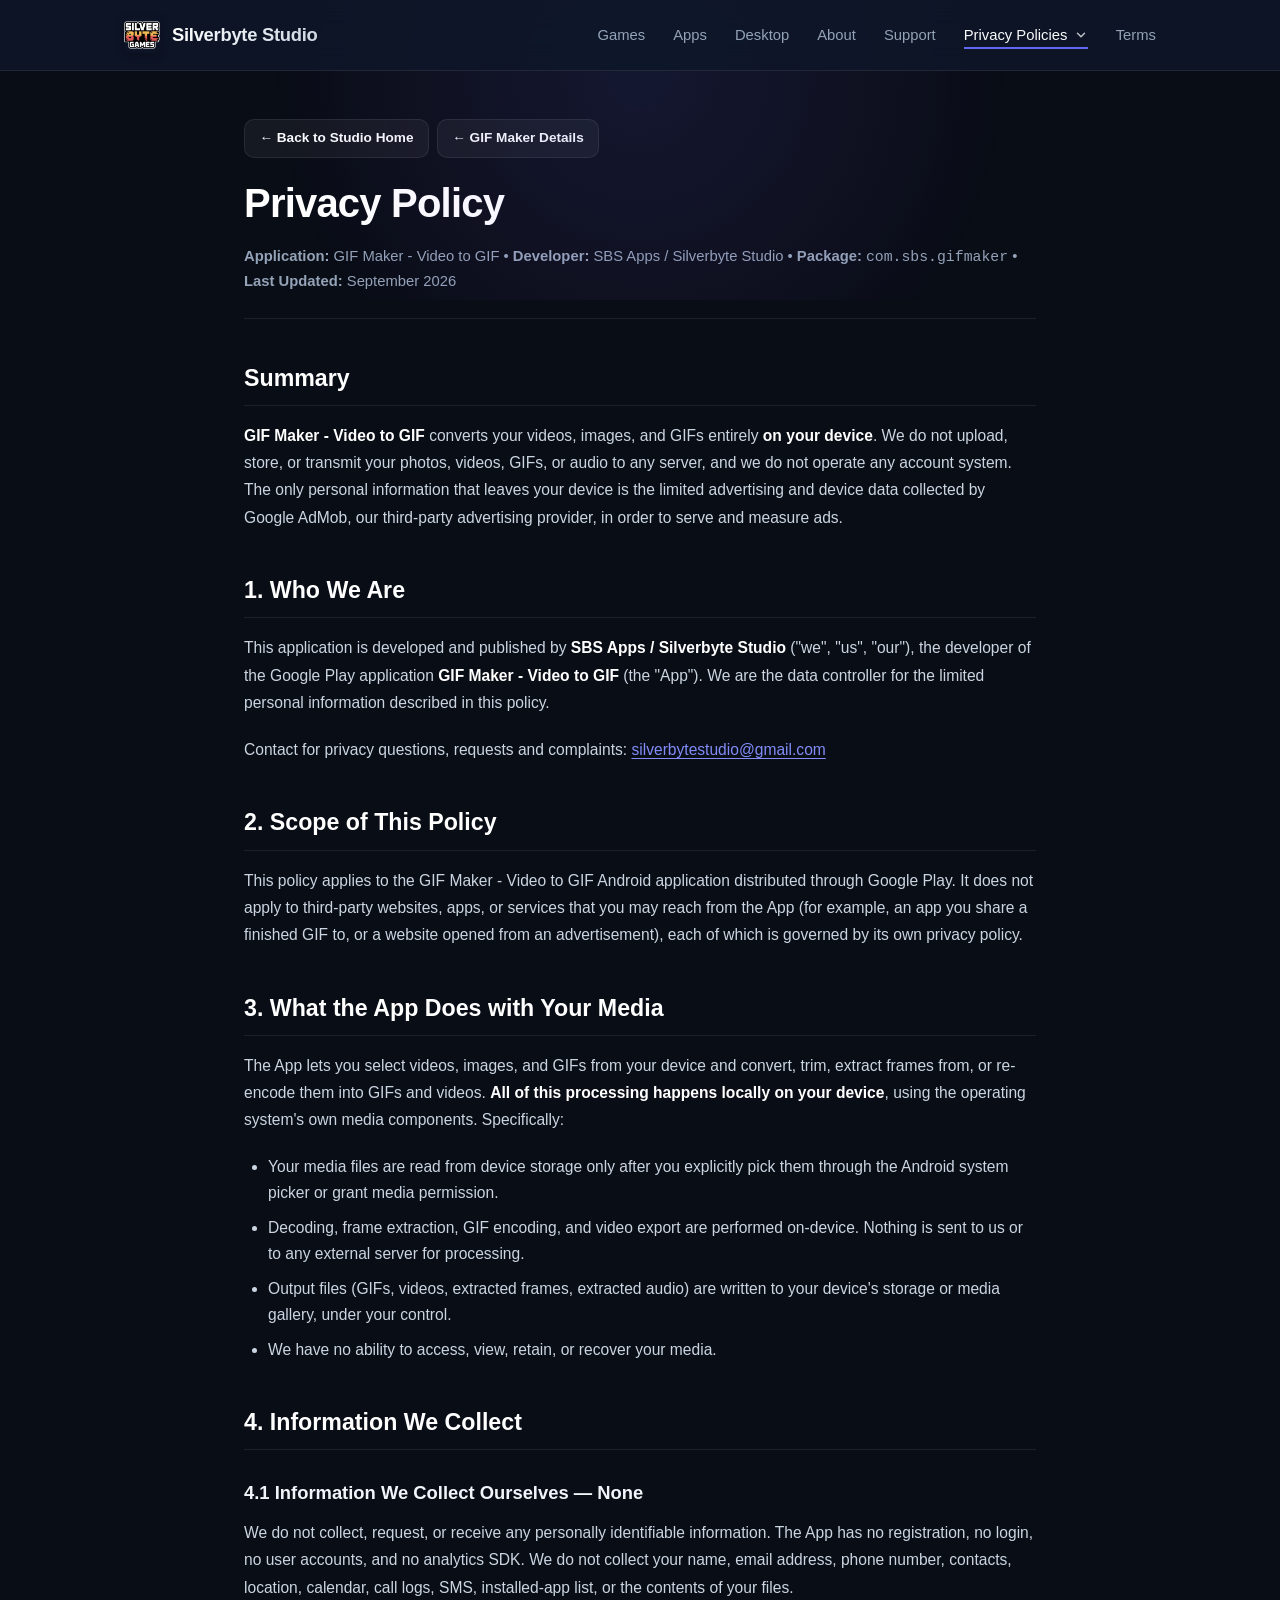
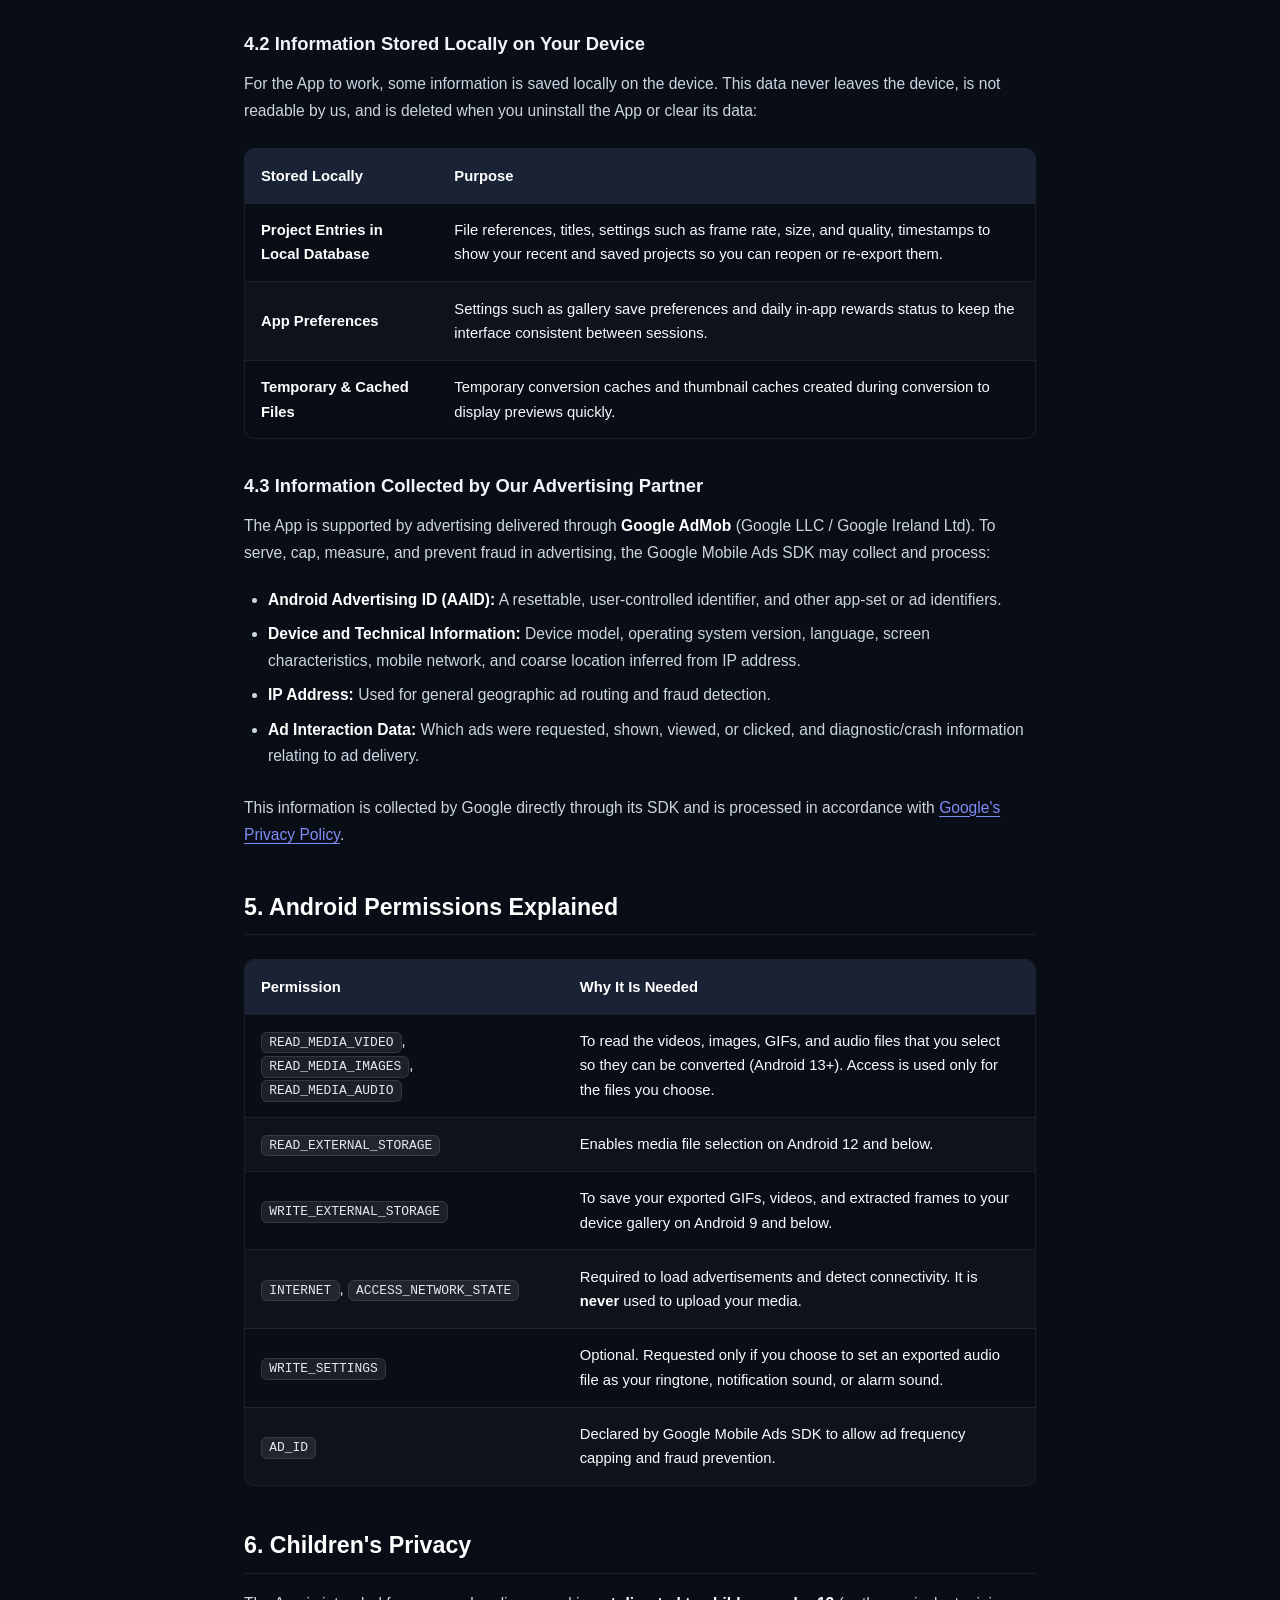
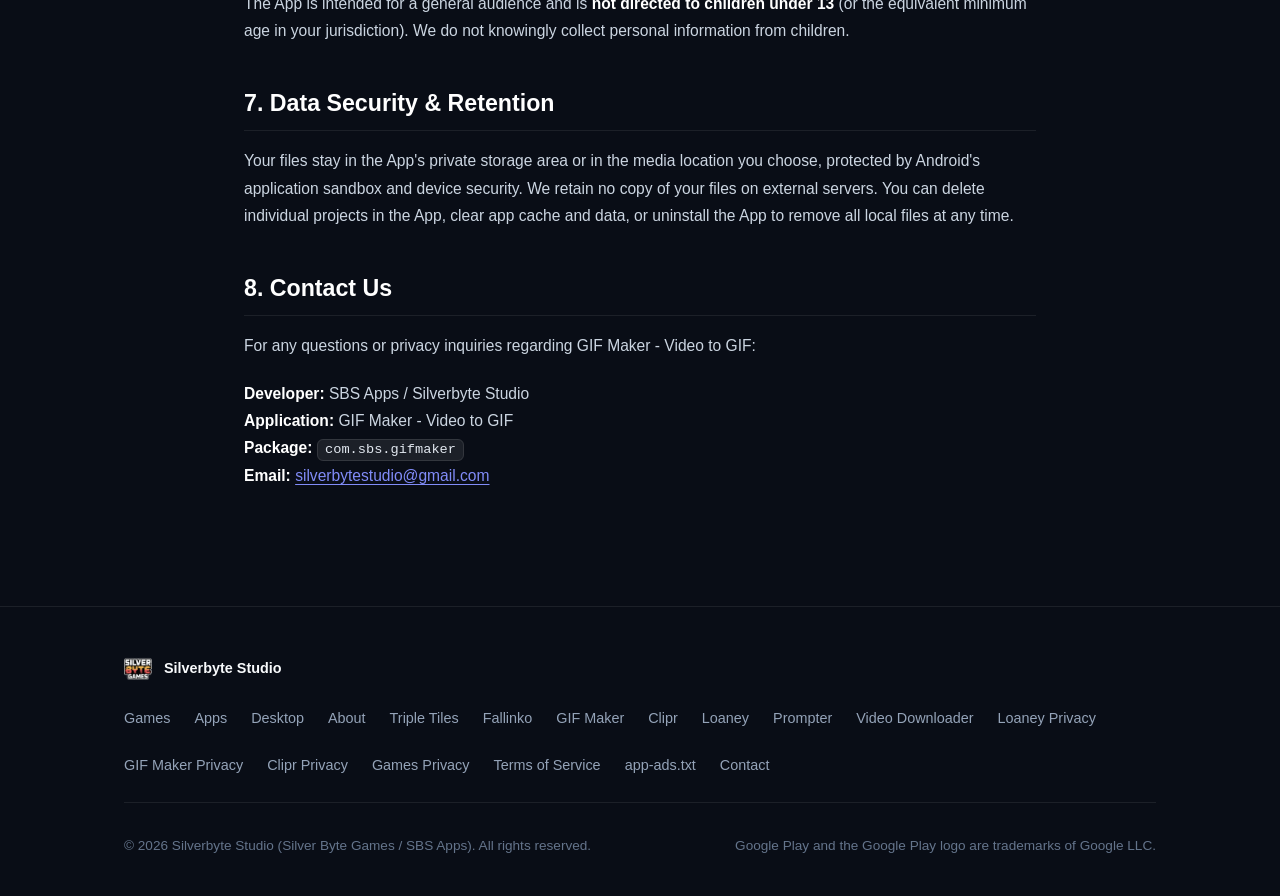
<file: gif-maker-privacy-policy.html>
<!DOCTYPE html>
<html lang="en">
<head>
    <meta charset="UTF-8">
    <meta name="viewport" content="width=device-width, initial-scale=1.0">
    <title>Privacy Policy - GIF Maker: Video to GIF | Silverbyte Studio</title>
    <meta name="description" content="Privacy Policy for GIF Maker: Video to GIF, developed by Silverbyte Studio (SBS Apps). Details on local on-device processing, privacy-first GIF conversion, permissions, and user rights.">
    <meta name="robots" content="index, follow">

    <!-- Canonical & Favicon -->
    <link rel="canonical" href="https://silverbytegames.github.io/gif-maker-privacy-policy.html">
    <link rel="icon" type="image/png" href="assets/images/favicon.png">
    <link rel="shortcut icon" href="favicon.ico">
    <link rel="apple-touch-icon" href="assets/images/gif-maker-icon.png">

    <!-- Stylesheet -->
    <link rel="stylesheet" href="assets/css/style.css?v=1.1">
</head>
<body>

    <!-- Site Header & Navigation -->
    <header class="site-header">
        <div class="container">
            <nav class="navbar" aria-label="Main Navigation">
                <a href="index.html" class="brand-link" aria-label="Silverbyte Studio Home">
                    <img src="assets/images/studio-logo.png" alt="Silverbyte Studio Logo" class="brand-logo" width="36" height="36">
                    <span class="brand-title">Silverbyte Studio</span>
                </a>

                <button class="mobile-menu-btn" aria-label="Toggle navigation menu" aria-expanded="false">
                    <svg width="24" height="24" viewBox="0 0 24 24" fill="none" stroke="currentColor" stroke-width="2" stroke-linecap="round" stroke-linejoin="round">
                        <line x1="3" y1="12" x2="21" y2="12"></line>
                        <line x1="3" y1="6" x2="21" y2="6"></line>
                        <line x1="3" y1="18" x2="21" y2="18"></line>
                    </svg>
                </button>

                <ul class="nav-links">
                    <li><a href="index.html#games" class="nav-link">Games</a></li>
                    <li><a href="index.html#apps" class="nav-link">Apps</a></li>
                    <li><a href="index.html#desktop-apps" class="nav-link">Desktop</a></li>
                    <li><a href="index.html#about" class="nav-link">About</a></li>
                    <li><a href="index.html#support" class="nav-link">Support</a></li>
                    <li class="nav-dropdown">
                        <button type="button" class="nav-link nav-dropdown-toggle active" aria-expanded="false" aria-haspopup="true">
                            <span>Privacy Policies</span>
                            <svg class="dropdown-chevron" width="14" height="14" viewBox="0 0 24 24" fill="none" stroke="currentColor" stroke-width="2.5" stroke-linecap="round" stroke-linejoin="round" aria-hidden="true">
                                <polyline points="6 9 12 15 18 9"></polyline>
                            </svg>
                        </button>
                        <div class="dropdown-menu" role="menu">
                            <a href="loaney-privacy-policy.html" class="dropdown-item" role="menuitem">
                                <div class="dropdown-item-icon">
                                    <img src="assets/images/loaney-icon.png" alt="Loaney" width="22" height="22">
                                </div>
                                <div class="dropdown-item-text">
                                    <span class="dropdown-item-title">Loaney Privacy Policy</span>
                                    <span class="dropdown-item-desc">Personal Debt &amp; Loan Tracker</span>
                                </div>
                            </a>
                            <a href="gif-maker-privacy-policy.html" class="dropdown-item active" role="menuitem">
                                <div class="dropdown-item-icon">
                                    <img src="assets/images/gif-maker-icon.png" alt="GIF Maker" width="22" height="22">
                                </div>
                                <div class="dropdown-item-text">
                                    <span class="dropdown-item-title">GIF Maker Privacy Policy</span>
                                    <span class="dropdown-item-desc">Video to GIF &amp; Offline Conversion</span>
                                </div>
                            </a>
                            <a href="clipr-privacy-policy.html" class="dropdown-item" role="menuitem">
                                <div class="dropdown-item-icon">
                                    <img src="assets/images/clipr-icon.png" alt="Clipr" width="22" height="22">
                                </div>
                                <div class="dropdown-item-text">
                                    <span class="dropdown-item-title">Clipr Privacy Policy</span>
                                    <span class="dropdown-item-desc">Video Tools &amp; Local Processing</span>
                                </div>
                            </a>
                            <a href="privacy-policy.html" class="dropdown-item" role="menuitem">
                                <div class="dropdown-item-icon">
                                    <img src="assets/images/triple-tiles-icon.png" alt="Triple Tiles" width="22" height="22">
                                </div>
                                <div class="dropdown-item-text">
                                    <span class="dropdown-item-title">Games Privacy Policy</span>
                                    <span class="dropdown-item-desc">Triple Tiles: Face Match Puzzle</span>
                                </div>
                            </a>
                        </div>
                    </li>
                    <li><a href="terms.html" class="nav-link">Terms</a></li>
                </ul>
            </nav>
        </div>
    </header>

    <!-- Main Content Container -->
    <main class="legal-container">
        <div class="legal-header">
            <div style="margin-bottom: 0.75rem; display: flex; gap: 0.5rem; flex-wrap: wrap;">
                <a href="index.html" class="btn btn-secondary btn-sm" style="display: inline-flex; align-items: center; gap: 0.4rem;">
                    &larr; Back to Studio Home
                </a>
                <a href="gif-maker.html" class="btn btn-secondary btn-sm" style="display: inline-flex; align-items: center; gap: 0.4rem;">
                    &larr; GIF Maker Details
                </a>
            </div>
            <h1>Privacy Policy</h1>
            <p class="legal-meta">
                <strong>Application:</strong> GIF Maker - Video to GIF &bull;
                <strong>Developer:</strong> SBS Apps / Silverbyte Studio &bull;
                <strong>Package:</strong> <code>com.sbs.gifmaker</code> &bull;
                <strong>Last Updated:</strong> September 2026
            </p>
        </div>

        <article class="legal-content">
            <h2>Summary</h2>
            <p><strong>GIF Maker - Video to GIF</strong> converts your videos, images, and GIFs entirely <strong>on your device</strong>. We do not upload, store, or transmit your photos, videos, GIFs, or audio to any server, and we do not operate any account system. The only personal information that leaves your device is the limited advertising and device data collected by Google AdMob, our third-party advertising provider, in order to serve and measure ads.</p>

            <h2>1. Who We Are</h2>
            <p>This application is developed and published by <strong>SBS Apps / Silverbyte Studio</strong> ("we", "us", "our"), the developer of the Google Play application <strong>GIF Maker - Video to GIF</strong> (the "App"). We are the data controller for the limited personal information described in this policy.</p>
            <p>Contact for privacy questions, requests and complaints: <a href="mailto:silverbytestudio@gmail.com">silverbytestudio@gmail.com</a></p>

            <h2>2. Scope of This Policy</h2>
            <p>This policy applies to the GIF Maker - Video to GIF Android application distributed through Google Play. It does not apply to third-party websites, apps, or services that you may reach from the App (for example, an app you share a finished GIF to, or a website opened from an advertisement), each of which is governed by its own privacy policy.</p>

            <h2>3. What the App Does with Your Media</h2>
            <p>The App lets you select videos, images, and GIFs from your device and convert, trim, extract frames from, or re-encode them into GIFs and videos. <strong>All of this processing happens locally on your device</strong>, using the operating system's own media components. Specifically:</p>
            <ul>
                <li>Your media files are read from device storage only after you explicitly pick them through the Android system picker or grant media permission.</li>
                <li>Decoding, frame extraction, GIF encoding, and video export are performed on-device. Nothing is sent to us or to any external server for processing.</li>
                <li>Output files (GIFs, videos, extracted frames, extracted audio) are written to your device's storage or media gallery, under your control.</li>
                <li>We have no ability to access, view, retain, or recover your media.</li>
            </ul>

            <h2>4. Information We Collect</h2>

            <h3>4.1 Information We Collect Ourselves — None</h3>
            <p>We do not collect, request, or receive any personally identifiable information. The App has no registration, no login, no user accounts, and no analytics SDK. We do not collect your name, email address, phone number, contacts, location, calendar, call logs, SMS, installed-app list, or the contents of your files.</p>

            <h3>4.2 Information Stored Locally on Your Device</h3>
            <p>For the App to work, some information is saved locally on the device. This data never leaves the device, is not readable by us, and is deleted when you uninstall the App or clear its data:</p>

            <div class="table-responsive">
                <table class="legal-table">
                    <thead>
                        <tr>
                            <th>Stored Locally</th>
                            <th>Purpose</th>
                        </tr>
                    </thead>
                    <tbody>
                        <tr>
                            <td><strong>Project Entries in Local Database</strong></td>
                            <td>File references, titles, settings such as frame rate, size, and quality, timestamps to show your recent and saved projects so you can reopen or re-export them.</td>
                        </tr>
                        <tr>
                            <td><strong>App Preferences</strong></td>
                            <td>Settings such as gallery save preferences and daily in-app rewards status to keep the interface consistent between sessions.</td>
                        </tr>
                        <tr>
                            <td><strong>Temporary &amp; Cached Files</strong></td>
                            <td>Temporary conversion caches and thumbnail caches created during conversion to display previews quickly.</td>
                        </tr>
                    </tbody>
                </table>
            </div>

            <h3>4.3 Information Collected by Our Advertising Partner</h3>
            <p>The App is supported by advertising delivered through <strong>Google AdMob</strong> (Google LLC / Google Ireland Ltd). To serve, cap, measure, and prevent fraud in advertising, the Google Mobile Ads SDK may collect and process:</p>
            <ul>
                <li><strong>Android Advertising ID (AAID):</strong> A resettable, user-controlled identifier, and other app-set or ad identifiers.</li>
                <li><strong>Device and Technical Information:</strong> Device model, operating system version, language, screen characteristics, mobile network, and coarse location inferred from IP address.</li>
                <li><strong>IP Address:</strong> Used for general geographic ad routing and fraud detection.</li>
                <li><strong>Ad Interaction Data:</strong> Which ads were requested, shown, viewed, or clicked, and diagnostic/crash information relating to ad delivery.</li>
            </ul>
            <p>This information is collected by Google directly through its SDK and is processed in accordance with <a href="https://policies.google.com/privacy" target="_blank" rel="noopener noreferrer">Google's Privacy Policy</a>.</p>

            <h2>5. Android Permissions Explained</h2>
            <div class="table-responsive">
                <table class="legal-table">
                    <thead>
                        <tr>
                            <th>Permission</th>
                            <th>Why It Is Needed</th>
                        </tr>
                    </thead>
                    <tbody>
                        <tr>
                            <td><code>READ_MEDIA_VIDEO</code>, <code>READ_MEDIA_IMAGES</code>, <code>READ_MEDIA_AUDIO</code></td>
                            <td>To read the videos, images, GIFs, and audio files that you select so they can be converted (Android 13+). Access is used only for the files you choose.</td>
                        </tr>
                        <tr>
                            <td><code>READ_EXTERNAL_STORAGE</code></td>
                            <td>Enables media file selection on Android 12 and below.</td>
                        </tr>
                        <tr>
                            <td><code>WRITE_EXTERNAL_STORAGE</code></td>
                            <td>To save your exported GIFs, videos, and extracted frames to your device gallery on Android 9 and below.</td>
                        </tr>
                        <tr>
                            <td><code>INTERNET</code>, <code>ACCESS_NETWORK_STATE</code></td>
                            <td>Required to load advertisements and detect connectivity. It is <strong>never</strong> used to upload your media.</td>
                        </tr>
                        <tr>
                            <td><code>WRITE_SETTINGS</code></td>
                            <td>Optional. Requested only if you choose to set an exported audio file as your ringtone, notification sound, or alarm sound.</td>
                        </tr>
                        <tr>
                            <td><code>AD_ID</code></td>
                            <td>Declared by Google Mobile Ads SDK to allow ad frequency capping and fraud prevention.</td>
                        </tr>
                    </tbody>
                </table>
            </div>

            <h2>6. Children's Privacy</h2>
            <p>The App is intended for a general audience and is <strong>not directed to children under 13</strong> (or the equivalent minimum age in your jurisdiction). We do not knowingly collect personal information from children.</p>

            <h2>7. Data Security &amp; Retention</h2>
            <p>Your files stay in the App's private storage area or in the media location you choose, protected by Android's application sandbox and device security. We retain no copy of your files on external servers. You can delete individual projects in the App, clear app cache and data, or uninstall the App to remove all local files at any time.</p>

            <h2>8. Contact Us</h2>
            <p>For any questions or privacy inquiries regarding GIF Maker - Video to GIF:</p>
            <p style="margin-top: 0.5rem;">
                <strong>Developer:</strong> SBS Apps / Silverbyte Studio<br>
                <strong>Application:</strong> GIF Maker - Video to GIF<br>
                <strong>Package:</strong> <code>com.sbs.gifmaker</code><br>
                <strong>Email:</strong> <a href="mailto:silverbytestudio@gmail.com">silverbytestudio@gmail.com</a>
            </p>
        </article>
    </main>

    <!-- Site Footer -->
    <footer class="site-footer">
        <div class="container">
            <div class="footer-top">
                <div class="footer-brand">
                    <img src="assets/images/studio-logo.png" alt="Silverbyte Studio Logo" width="28" height="28" style="border-radius: 4px;">
                    <span>Silverbyte Studio</span>
                </div>
                <ul class="footer-links">
                    <li><a href="index.html#games">Games</a></li>
                    <li><a href="index.html#apps">Apps</a></li>
                    <li><a href="index.html#desktop-apps">Desktop</a></li>
                    <li><a href="index.html#about">About</a></li>
                    <li><a href="triple-tiles.html">Triple Tiles</a></li>
                    <li><a href="fallinko.html">Fallinko</a></li>
                    <li><a href="gif-maker.html">GIF Maker</a></li>
                    <li><a href="clipr.html">Clipr</a></li>
                    <li><a href="loaney.html">Loaney</a></li>
                    <li><a href="prompter.html">Prompter</a></li>
                    <li><a href="video-downloader.html">Video Downloader</a></li>
                    <li><a href="loaney-privacy-policy.html">Loaney Privacy</a></li>
                    <li><a href="gif-maker-privacy-policy.html">GIF Maker Privacy</a></li>
                    <li><a href="clipr-privacy-policy.html">Clipr Privacy</a></li>
                    <li><a href="privacy-policy.html">Games Privacy</a></li>
                    <li><a href="terms.html">Terms of Service</a></li>
                    <li><a href="app-ads.txt" target="_blank">app-ads.txt</a></li>
                    <li><a href="mailto:silverbytestudio@gmail.com">Contact</a></li>
                </ul>
            </div>
            <div class="footer-bottom">
                <p>&copy; <span id="current-year">2026</span> Silverbyte Studio (Silver Byte Games / SBS Apps). All rights reserved.</p>
                <p>Google Play and the Google Play logo are trademarks of Google LLC.</p>
            </div>
        </div>
    </footer>

    <!-- Script -->
    <script src="assets/js/main.js?v=1.1"></script>
</body>
</html>
</file>
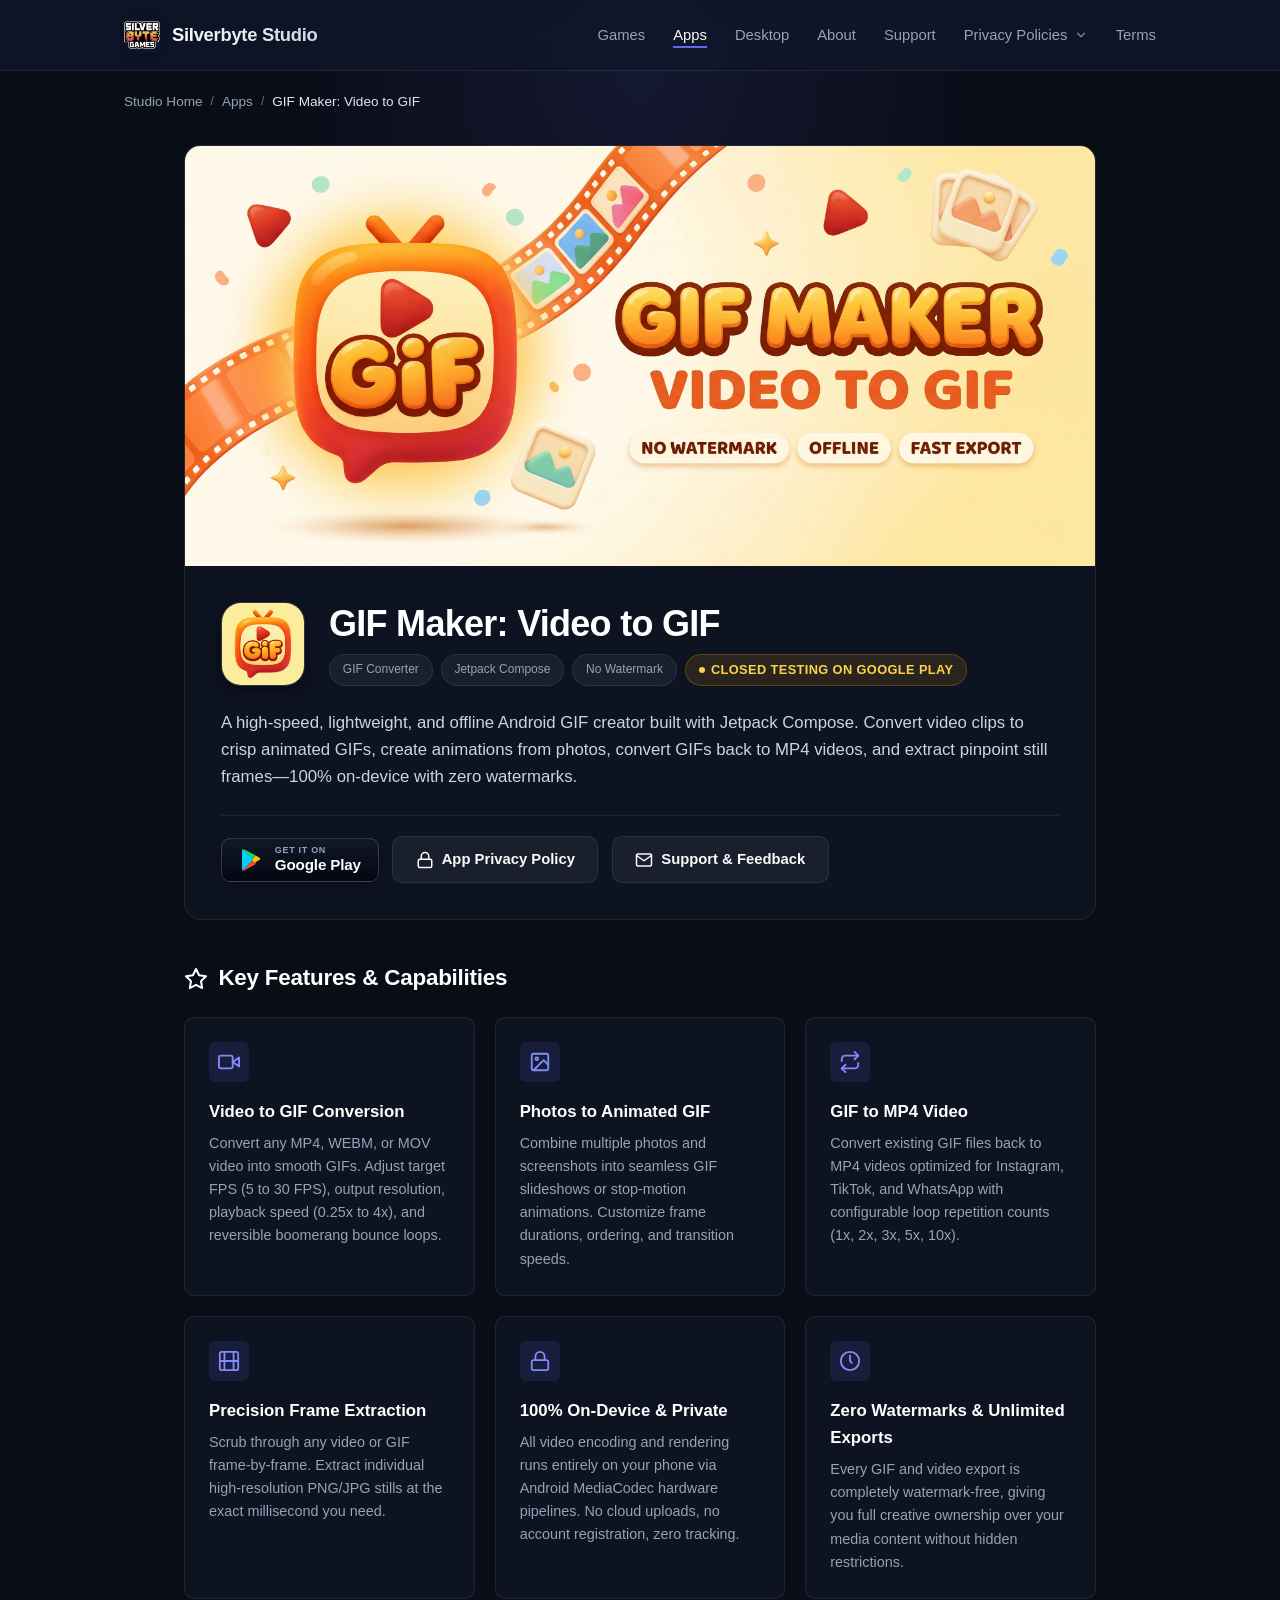
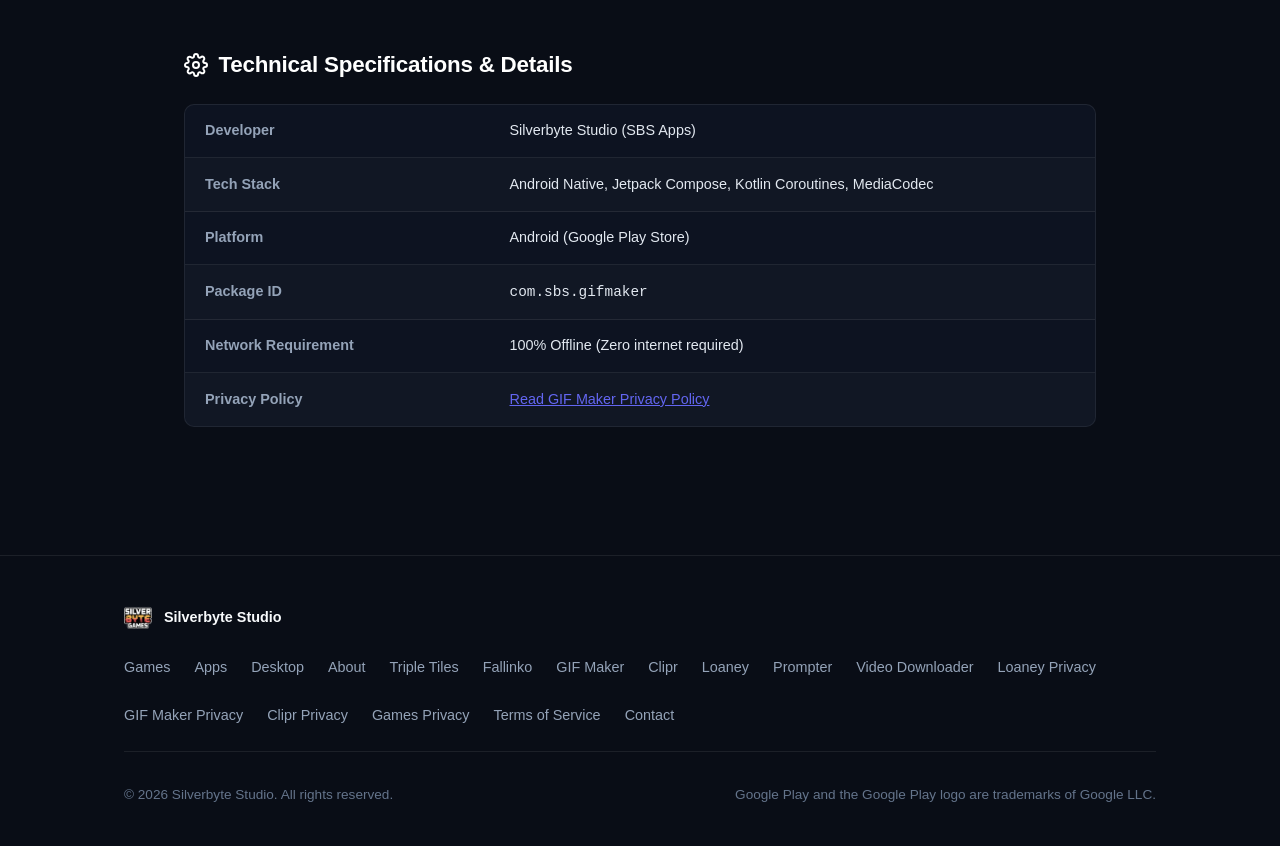
<file: gif-maker.html>
<!DOCTYPE html>
<html lang="en">
<head>
    <meta charset="UTF-8">
    <meta name="viewport" content="width=device-width, initial-scale=1.0">
    <title>GIF Maker: Video to GIF - Fast &amp; Offline Android GIF Creator | Silverbyte Studio</title>
    <meta name="description" content="GIF Maker: Video to GIF is a fast, lightweight, and offline Android GIF creator built with Jetpack Compose. Convert video to GIF, create GIFs from photos, convert GIF to MP4, extract frames with zero watermarks.">
    <meta name="robots" content="index, follow">

    <!-- Canonical & Favicon -->
    <link rel="canonical" href="https://silverbytegames.github.io/gif-maker.html">
    <link rel="icon" type="image/png" href="assets/images/favicon.png">
    <link rel="shortcut icon" href="favicon.ico">
    <link rel="apple-touch-icon" href="assets/images/gif-maker-icon.png">

    <!-- Open Graph / Social Media -->
    <meta property="og:type" content="website">
    <meta property="og:url" content="https://silverbytegames.github.io/gif-maker.html">
    <meta property="og:title" content="GIF Maker: Video to GIF | Silverbyte Studio">
    <meta property="og:description" content="Fast, lightweight, and 100% offline Android GIF creator with zero watermarks. Built with Jetpack Compose & hardware acceleration.">
    <meta property="og:image" content="https://silverbytegames.github.io/assets/images/gif-maker-banner.jpg">

    <!-- Twitter Card -->
    <meta name="twitter:card" content="summary_large_image">
    <meta name="twitter:title" content="GIF Maker: Video to GIF | Silverbyte Studio">
    <meta name="twitter:description" content="Fast, lightweight, and 100% offline Android GIF creator with zero watermarks.">
    <meta name="twitter:image" content="https://silverbytegames.github.io/assets/images/gif-maker-banner.jpg">

    <!-- Stylesheets -->
    <link rel="stylesheet" href="assets/css/style.css?v=1.2">

    <!-- Schema.org MobileApplication JSON-LD -->
    <script type="application/ld+json">
    {
      "@context": "https://schema.org",
      "@type": "MobileApplication",
      "name": "GIF Maker: Video to GIF",
      "applicationCategory": "MultimediaApplication",
      "operatingSystem": "Android 8.0 and up",
      "inLanguage": "en",
      "offers": {
        "@type": "Offer",
        "price": "0",
        "priceCurrency": "USD"
      },
      "author": {
        "@type": "Organization",
        "name": "Silverbyte Studio"
      },
      "url": "https://silverbytegames.github.io/gif-maker.html",
      "image": "https://silverbytegames.github.io/assets/images/gif-maker-banner.jpg"
    }
    </script>
</head>
<body>

    <!-- Site Header & Navigation -->
    <header class="site-header">
        <div class="container">
            <nav class="navbar" aria-label="Main Navigation">
                <a href="index.html" class="brand-link" aria-label="Silverbyte Studio Home">
                    <img src="assets/images/studio-logo.png" alt="Silverbyte Studio Logo" class="brand-logo" width="36" height="36">
                    <span class="brand-title">Silverbyte Studio</span>
                </a>

                <button class="mobile-menu-btn" aria-label="Toggle navigation menu" aria-expanded="false">
                    <svg width="24" height="24" viewBox="0 0 24 24" fill="none" stroke="currentColor" stroke-width="2" stroke-linecap="round" stroke-linejoin="round">
                        <line x1="3" y1="12" x2="21" y2="12"></line>
                        <line x1="3" y1="6" x2="21" y2="6"></line>
                        <line x1="3" y1="18" x2="21" y2="18"></line>
                    </svg>
                </button>

                <ul class="nav-links">
                    <li><a href="index.html#games" class="nav-link">Games</a></li>
                    <li><a href="index.html#apps" class="nav-link active">Apps</a></li>
                    <li><a href="index.html#desktop-apps" class="nav-link">Desktop</a></li>
                    <li><a href="index.html#about" class="nav-link">About</a></li>
                    <li><a href="index.html#support" class="nav-link">Support</a></li>
                    <li class="nav-dropdown">
                        <button type="button" class="nav-link nav-dropdown-toggle" aria-expanded="false" aria-haspopup="true">
                            <span>Privacy Policies</span>
                            <svg class="dropdown-chevron" width="14" height="14" viewBox="0 0 24 24" fill="none" stroke="currentColor" stroke-width="2.5" stroke-linecap="round" stroke-linejoin="round" aria-hidden="true">
                                <polyline points="6 9 12 15 18 9"></polyline>
                            </svg>
                        </button>
                        <div class="dropdown-menu" role="menu">
                            <a href="loaney-privacy-policy.html" class="dropdown-item" role="menuitem">
                                <div class="dropdown-item-icon">
                                    <img src="assets/images/loaney-icon.png" alt="Loaney" width="22" height="22">
                                </div>
                                <div class="dropdown-item-text">
                                    <span class="dropdown-item-title">Loaney Privacy Policy</span>
                                    <span class="dropdown-item-desc">Personal Debt &amp; Loan Tracker</span>
                                </div>
                            </a>
                            <a href="gif-maker-privacy-policy.html" class="dropdown-item" role="menuitem">
                                <div class="dropdown-item-icon">
                                    <img src="assets/images/gif-maker-icon.png" alt="GIF Maker" width="22" height="22">
                                </div>
                                <div class="dropdown-item-text">
                                    <span class="dropdown-item-title">GIF Maker Privacy Policy</span>
                                    <span class="dropdown-item-desc">Video to GIF &amp; Offline Conversion</span>
                                </div>
                            </a>
                            <a href="clipr-privacy-policy.html" class="dropdown-item" role="menuitem">
                                <div class="dropdown-item-icon">
                                    <img src="assets/images/clipr-icon.png" alt="Clipr" width="22" height="22">
                                </div>
                                <div class="dropdown-item-text">
                                    <span class="dropdown-item-title">Clipr Privacy Policy</span>
                                    <span class="dropdown-item-desc">Video Tools &amp; Local Processing</span>
                                </div>
                            </a>
                            <a href="privacy-policy.html" class="dropdown-item" role="menuitem">
                                <div class="dropdown-item-icon">
                                    <img src="assets/images/triple-tiles-icon.png" alt="Triple Tiles" width="22" height="22">
                                </div>
                                <div class="dropdown-item-text">
                                    <span class="dropdown-item-title">Games Privacy Policy</span>
                                    <span class="dropdown-item-desc">Triple Tiles: Face Match Puzzle</span>
                                </div>
                            </a>
                        </div>
                    </li>
                    <li><a href="terms.html" class="nav-link">Terms</a></li>
                </ul>
            </nav>
        </div>
    </header>

    <!-- Breadcrumb Navigation -->
    <div class="container">
        <nav class="breadcrumb-nav" aria-label="Breadcrumbs">
            <ol class="breadcrumb-list">
                <li class="breadcrumb-item"><a href="index.html">Studio Home</a></li>
                <li class="breadcrumb-separator">/</li>
                <li class="breadcrumb-item"><a href="index.html#apps">Apps</a></li>
                <li class="breadcrumb-separator">/</li>
                <li class="breadcrumb-item current" aria-current="page">GIF Maker: Video to GIF</li>
            </ol>
        </nav>
    </div>

    <!-- Main Content -->
    <main class="product-page-container">

        <!-- Product Hero Card -->
        <article class="product-hero">
            <div class="product-hero-banner">
                <img src="assets/images/gif-maker-banner.jpg" alt="GIF Maker Video to GIF Feature Graphic" width="960" height="420">
            </div>
            <div class="product-hero-body">
                <div class="product-header-main">
                    <img src="assets/images/gif-maker-icon.png" alt="GIF Maker App Icon" class="product-icon-large" width="84" height="84">
                    <div class="product-title-group">
                        <h1>GIF Maker: Video to GIF</h1>
                        <div class="tag-list">
                            <span class="badge badge-subtle">GIF Converter</span>
                            <span class="badge badge-subtle">Jetpack Compose</span>
                            <span class="badge badge-subtle">No Watermark</span>
                            <span class="badge badge-amber"><span class="dot"></span> Closed Testing on Google Play</span>
                        </div>
                    </div>
                </div>

                <p class="product-tagline">
                    A high-speed, lightweight, and offline Android GIF creator built with Jetpack Compose. Convert video clips to crisp animated GIFs, create animations from photos, convert GIFs back to MP4 videos, and extract pinpoint still frames—100% on-device with zero watermarks.
                </p>

                <div class="product-actions-bar">
                    <a href="https://play.google.com/store/apps/details?id=com.sbs.gifmaker" target="_blank" rel="noopener noreferrer" class="btn-badge">
                        <svg class="btn-badge-icon" width="24" height="24" viewBox="0 0 24 24" fill="none">
                            <path d="M3.608 1.62C3.238 2.016 3 2.622 3 3.414v17.172c0 .792.238 1.398.608 1.794l.092.086 9.617-9.617v-2.148L3.7 1.534l-.092.086z" fill="#00D2FF"/>
                            <path d="M16.535 16.07l-3.218-3.219v-2.148l3.218-3.219.073.042 3.812 2.167c1.089.618 1.089 1.632 0 2.25l-3.812 2.167-.073.042z" fill="#FFC107"/>
                            <path d="M13.317 12.851L3.608 22.56c.358.381.954.428 1.61.056l11.317-6.43-3.218-3.335z" fill="#FF4B2B"/>
                            <path d="M13.317 10.701l3.218-3.335L5.218 1.384C4.562 1.012 3.966 1.059 3.608 1.44l9.709 9.261z" fill="#00E676"/>
                        </svg>
                        <span class="btn-badge-content">
                            <span class="btn-badge-sub">GET IT ON</span>
                            <span class="btn-badge-title">Google Play</span>
                        </span>
                    </a>
                    <a href="gif-maker-privacy-policy.html" class="btn btn-secondary">
                        <svg width="18" height="18" viewBox="0 0 24 24" fill="none" stroke="currentColor" stroke-width="2" stroke-linecap="round" stroke-linejoin="round">
                            <rect x="3" y="11" width="18" height="11" rx="2" ry="2"></rect>
                            <path d="M7 11V7a5 5 0 0 1 10 0v4"></path>
                        </svg>
                        App Privacy Policy
                    </a>
                    <a href="mailto:silverbytestudio@gmail.com?subject=[App%20Support]%20GIF%20Maker" class="btn btn-secondary">
                        <svg width="18" height="18" viewBox="0 0 24 24" fill="none" stroke="currentColor" stroke-width="2" stroke-linecap="round" stroke-linejoin="round">
                            <path d="M4 4h16c1.1 0 2 .9 2 2v12c0 1.1-.9 2-2 2H4c-1.1 0-2-.9-2-2V6c0-1.1.9-2 2-2z"></path>
                            <polyline points="22,6 12,13 2,6"></polyline>
                        </svg>
                        Support &amp; Feedback
                    </a>
                </div>
            </div>
        </article>

        <!-- Detailed Features Section -->
        <section class="product-section">
            <h2 class="product-section-title">
                <svg width="24" height="24" viewBox="0 0 24 24" fill="none" stroke="currentColor" stroke-width="2" stroke-linecap="round" stroke-linejoin="round">
                    <polygon points="12 2 15.09 8.26 22 9.27 17 14.14 18.18 21.02 12 17.77 5.82 21.02 7 14.14 2 9.27 8.91 8.26 12 2"></polygon>
                </svg>
                Key Features &amp; Capabilities
            </h2>

            <div class="product-features-grid">
                <div class="product-feature-card">
                    <div class="product-feature-icon">
                        <svg width="22" height="22" viewBox="0 0 24 24" fill="none" stroke="currentColor" stroke-width="2" stroke-linecap="round" stroke-linejoin="round">
                            <polygon points="23 7 16 12 23 17 23 7"></polygon>
                            <rect x="1" y="5" width="15" height="14" rx="2" ry="2"></rect>
                        </svg>
                    </div>
                    <h3>Video to GIF Conversion</h3>
                    <p>Convert any MP4, WEBM, or MOV video into smooth GIFs. Adjust target FPS (5 to 30 FPS), output resolution, playback speed (0.25x to 4x), and reversible boomerang bounce loops.</p>
                </div>

                <div class="product-feature-card">
                    <div class="product-feature-icon">
                        <svg width="22" height="22" viewBox="0 0 24 24" fill="none" stroke="currentColor" stroke-width="2" stroke-linecap="round" stroke-linejoin="round">
                            <rect x="3" y="3" width="18" height="18" rx="2" ry="2"></rect>
                            <circle cx="8.5" cy="8.5" r="1.5"></circle>
                            <polyline points="21 15 16 10 5 21"></polyline>
                        </svg>
                    </div>
                    <h3>Photos to Animated GIF</h3>
                    <p>Combine multiple photos and screenshots into seamless GIF slideshows or stop-motion animations. Customize frame durations, ordering, and transition speeds.</p>
                </div>

                <div class="product-feature-card">
                    <div class="product-feature-icon">
                        <svg width="22" height="22" viewBox="0 0 24 24" fill="none" stroke="currentColor" stroke-width="2" stroke-linecap="round" stroke-linejoin="round">
                            <polyline points="17 1 21 5 17 9"></polyline>
                            <path d="M3 11V9a4 4 0 0 1 4-4h14"></path>
                            <polyline points="7 23 3 19 7 15"></polyline>
                            <path d="M21 13v2a4 4 0 0 1-4 4H3"></path>
                        </svg>
                    </div>
                    <h3>GIF to MP4 Video</h3>
                    <p>Convert existing GIF files back to MP4 videos optimized for Instagram, TikTok, and WhatsApp with configurable loop repetition counts (1x, 2x, 3x, 5x, 10x).</p>
                </div>

                <div class="product-feature-card">
                    <div class="product-feature-icon">
                        <svg width="22" height="22" viewBox="0 0 24 24" fill="none" stroke="currentColor" stroke-width="2" stroke-linecap="round" stroke-linejoin="round">
                            <rect x="2" y="2" width="20" height="20" rx="2.18" ry="2.18"></rect>
                            <line x1="7" y1="2" x2="7" y2="22"></line>
                            <line x1="17" y1="2" x2="17" y2="22"></line>
                            <line x1="2" y1="12" x2="22" y2="12"></line>
                        </svg>
                    </div>
                    <h3>Precision Frame Extraction</h3>
                    <p>Scrub through any video or GIF frame-by-frame. Extract individual high-resolution PNG/JPG stills at the exact millisecond you need.</p>
                </div>

                <div class="product-feature-card">
                    <div class="product-feature-icon">
                        <svg width="22" height="22" viewBox="0 0 24 24" fill="none" stroke="currentColor" stroke-width="2" stroke-linecap="round" stroke-linejoin="round">
                            <rect x="3" y="11" width="18" height="11" rx="2" ry="2"></rect>
                            <path d="M7 11V7a5 5 0 0 1 10 0v4"></path>
                        </svg>
                    </div>
                    <h3>100% On-Device &amp; Private</h3>
                    <p>All video encoding and rendering runs entirely on your phone via Android MediaCodec hardware pipelines. No cloud uploads, no account registration, zero tracking.</p>
                </div>

                <div class="product-feature-card">
                    <div class="product-feature-icon">
                        <svg width="22" height="22" viewBox="0 0 24 24" fill="none" stroke="currentColor" stroke-width="2" stroke-linecap="round" stroke-linejoin="round">
                            <circle cx="12" cy="12" r="10"></circle>
                            <polyline points="12 6 12 12 14 14"></polyline>
                        </svg>
                    </div>
                    <h3>Zero Watermarks &amp; Unlimited Exports</h3>
                    <p>Every GIF and video export is completely watermark-free, giving you full creative ownership over your media content without hidden restrictions.</p>
                </div>
            </div>
        </section>

        <!-- Technical & Architecture Details -->
        <section class="product-section">
            <h2 class="product-section-title">
                <svg width="24" height="24" viewBox="0 0 24 24" fill="none" stroke="currentColor" stroke-width="2" stroke-linecap="round" stroke-linejoin="round">
                    <circle cx="12" cy="12" r="3"></circle>
                    <path d="M19.4 15a1.65 1.65 0 0 0 .33 1.82l.06.06a2 2 0 0 1 0 2.83 2 2 0 0 1-2.83 0l-.06-.06a1.65 1.65 0 0 0-1.82-.33 1.65 1.65 0 0 0-1 1.51V21a2 2 0 0 1-2 2 2 2 0 0 1-2-2v-.09A1.65 1.65 0 0 0 9 19.4a1.65 1.65 0 0 0-1.82.33l-.06.06a2 2 0 0 1-2.83 0 2 2 0 0 1 0-2.83l.06-.06a1.65 1.65 0 0 0 .33-1.82 1.65 1.65 0 0 0-1.51-1H3a2 2 0 0 1-2-2 2 2 0 0 1 2-2h.09A1.65 1.65 0 0 0 4.6 9a1.65 1.65 0 0 0-.33-1.82l-.06-.06a2 2 0 0 1 0-2.83 2 2 0 0 1 2.83 0l.06.06a1.65 1.65 0 0 0 1.82.33H9a1.65 1.65 0 0 0 1-1.51V3a2 2 0 0 1 2-2 2 2 0 0 1 2 2v.09a1.65 1.65 0 0 0 1 1.51 1.65 1.65 0 0 0 1.82-.33l.06-.06a2 2 0 0 1 2.83 0 2 2 0 0 1 0 2.83l-.06.06a1.65 1.65 0 0 0-.33 1.82V9a1.65 1.65 0 0 0 1.51 1H21a2 2 0 0 1 2 2 2 2 0 0 1-2 2h-.09a1.65 1.65 0 0 0-1.51 1z"></path>
                </svg>
                Technical Specifications &amp; Details
            </h2>

            <div class="specs-card">
                <div class="specs-row">
                    <span class="specs-label">Developer</span>
                    <span class="specs-value">Silverbyte Studio (SBS Apps)</span>
                </div>
                <div class="specs-row">
                    <span class="specs-label">Tech Stack</span>
                    <span class="specs-value">Android Native, Jetpack Compose, Kotlin Coroutines, MediaCodec</span>
                </div>
                <div class="specs-row">
                    <span class="specs-label">Platform</span>
                    <span class="specs-value">Android (Google Play Store)</span>
                </div>
                <div class="specs-row">
                    <span class="specs-label">Package ID</span>
                    <span class="specs-value"><code>com.sbs.gifmaker</code></span>
                </div>
                <div class="specs-row">
                    <span class="specs-label">Network Requirement</span>
                    <span class="specs-value">100% Offline (Zero internet required)</span>
                </div>
                <div class="specs-row">
                    <span class="specs-label">Privacy Policy</span>
                    <span class="specs-value"><a href="gif-maker-privacy-policy.html" style="color: var(--primary); text-decoration: underline;">Read GIF Maker Privacy Policy</a></span>
                </div>
            </div>
        </section>

    </main>

    <!-- Site Footer -->
    <footer class="site-footer">
        <div class="container">
            <div class="footer-top">
                <div class="footer-brand">
                    <img src="assets/images/studio-logo.png" alt="Silverbyte Studio Logo" width="28" height="28" style="border-radius: 4px;">
                    <span>Silverbyte Studio</span>
                </div>
                <ul class="footer-links">
                    <li><a href="index.html#games">Games</a></li>
                    <li><a href="index.html#apps">Apps</a></li>
                    <li><a href="index.html#desktop-apps">Desktop</a></li>
                    <li><a href="index.html#about">About</a></li>
                    <li><a href="triple-tiles.html">Triple Tiles</a></li>
                    <li><a href="fallinko.html">Fallinko</a></li>
                    <li><a href="gif-maker.html">GIF Maker</a></li>
                    <li><a href="clipr.html">Clipr</a></li>
                    <li><a href="loaney.html">Loaney</a></li>
                    <li><a href="prompter.html">Prompter</a></li>
                    <li><a href="video-downloader.html">Video Downloader</a></li>
                    <li><a href="loaney-privacy-policy.html">Loaney Privacy</a></li>
                    <li><a href="gif-maker-privacy-policy.html">GIF Maker Privacy</a></li>
                    <li><a href="clipr-privacy-policy.html">Clipr Privacy</a></li>
                    <li><a href="privacy-policy.html">Games Privacy</a></li>
                    <li><a href="terms.html">Terms of Service</a></li>
                    <li><a href="mailto:silverbytestudio@gmail.com">Contact</a></li>
                </ul>
            </div>
            <div class="footer-bottom">
                <p>&copy; <span id="current-year">2026</span> Silverbyte Studio. All rights reserved.</p>
                <p>Google Play and the Google Play logo are trademarks of Google LLC.</p>
            </div>
        </div>
    </footer>

    <!-- Script -->
    <script src="assets/js/main.js?v=1.1"></script>
</body>
</html>
</file>
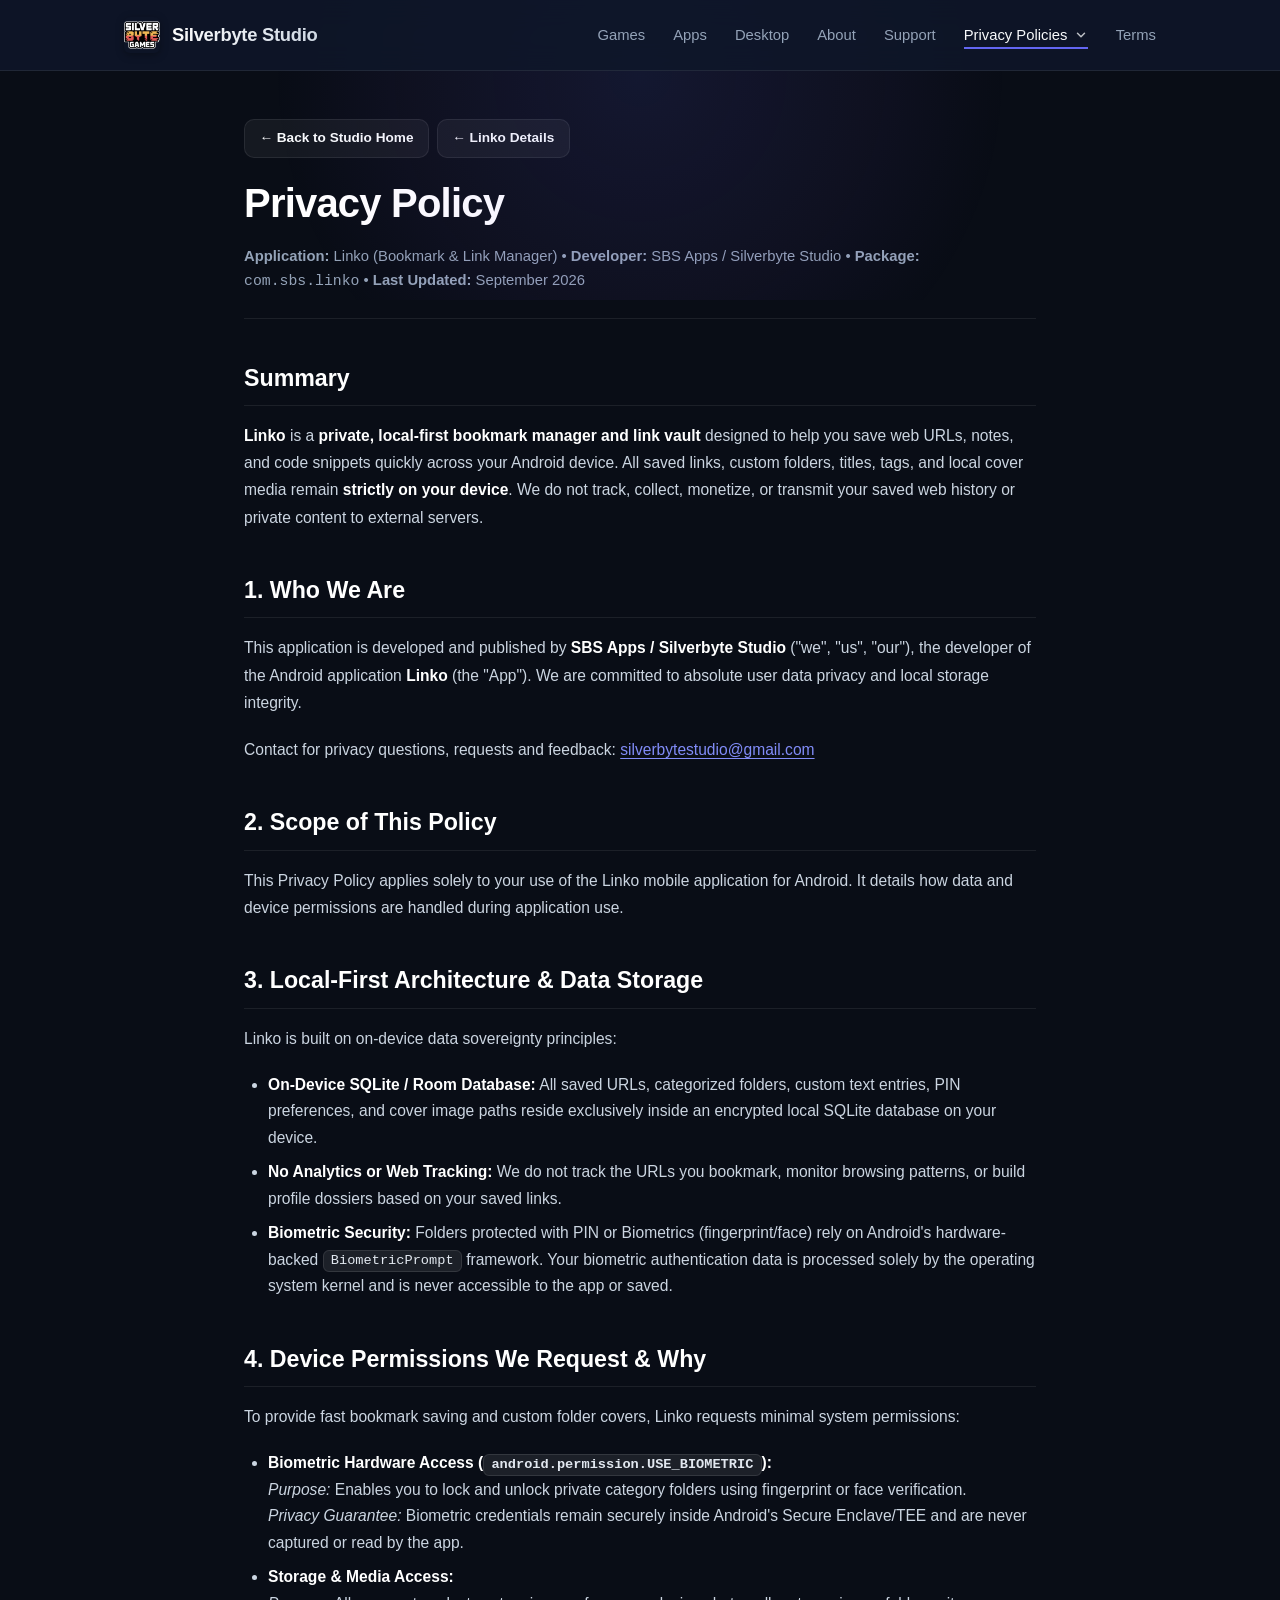
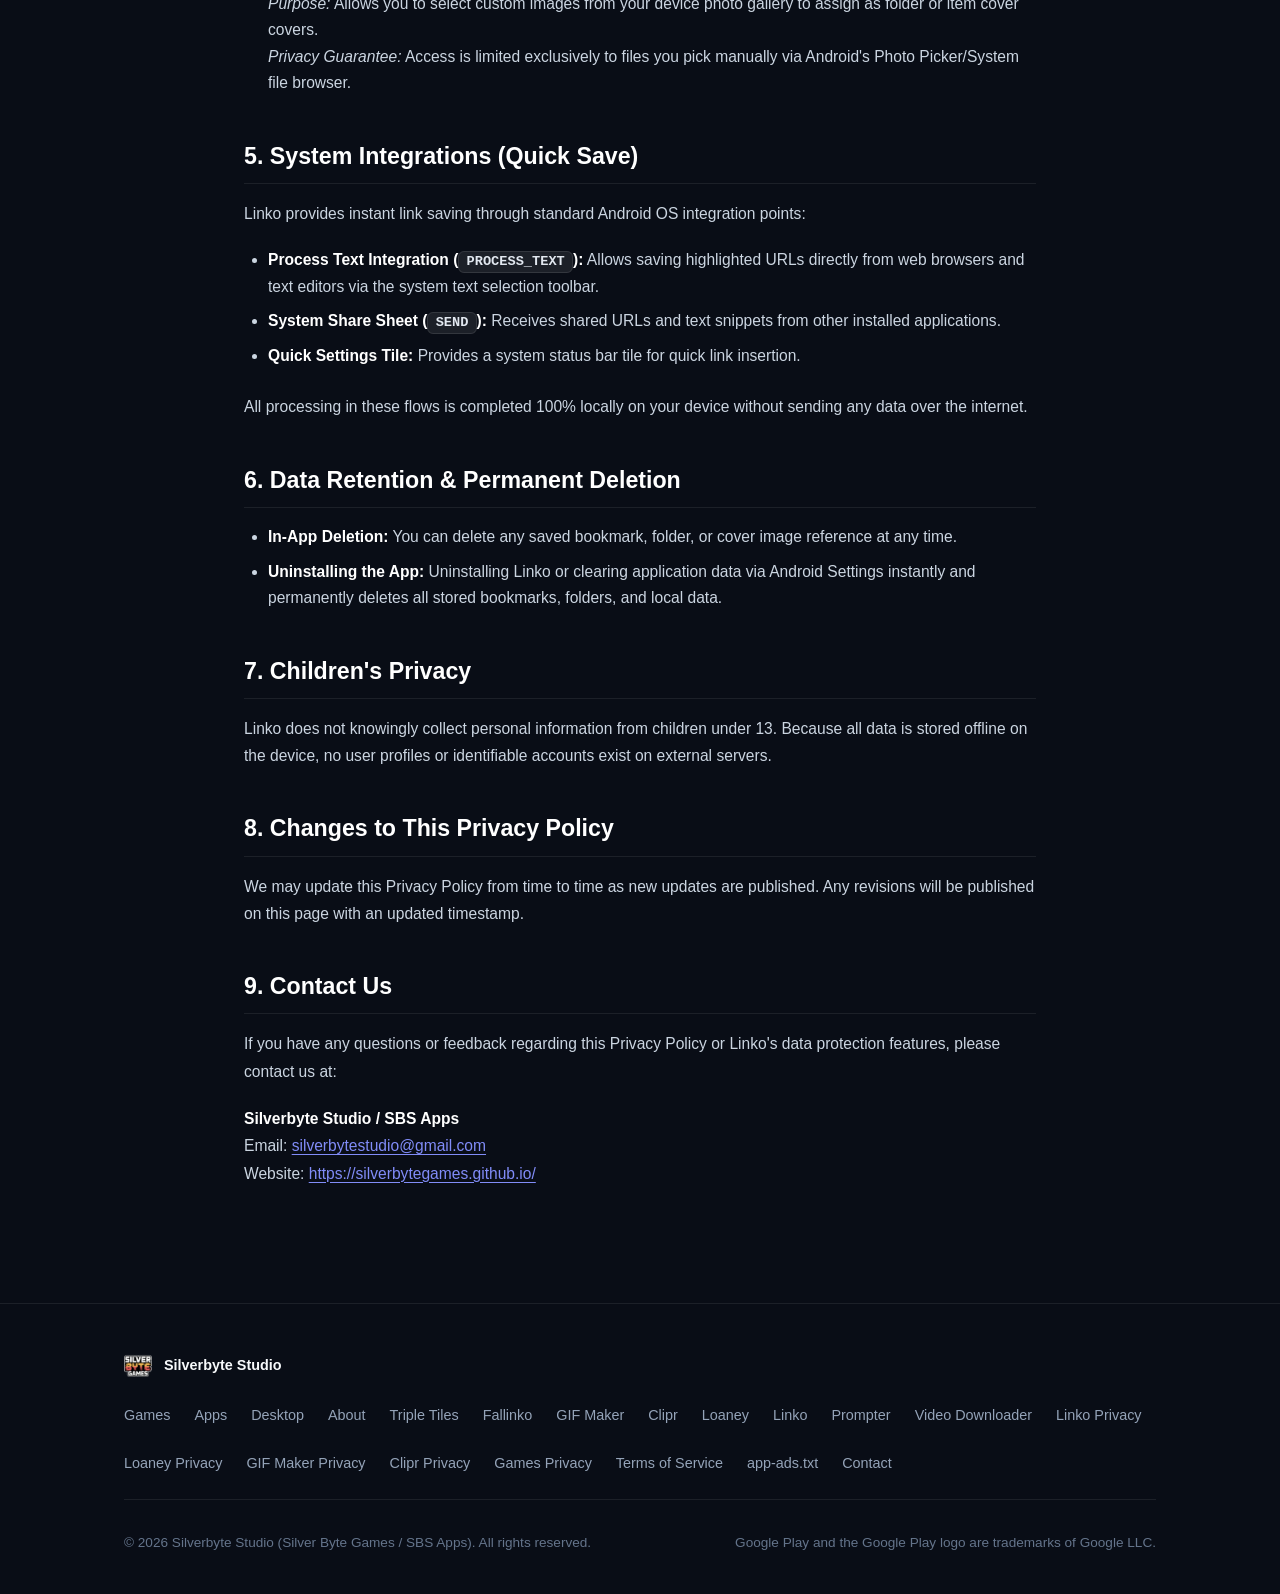
<file: linko-privacy-policy.html>
<!DOCTYPE html>
<html lang="en">
<head>
    <meta charset="UTF-8">
    <meta name="viewport" content="width=device-width, initial-scale=1.0">
    <title>Privacy Policy - Linko | Silverbyte Studio</title>
    <meta name="description" content="Privacy Policy for Linko, developed by Silverbyte Studio (SBS Apps). Details on 100% on-device local storage, privacy-first bookmark &amp; link vault, permissions, and user rights.">
    <meta name="robots" content="index, follow">

    <!-- Canonical & Favicon -->
    <link rel="canonical" href="https://silverbytegames.github.io/linko-privacy-policy.html">
    <link rel="icon" type="image/png" href="assets/images/favicon.png">
    <link rel="shortcut icon" href="favicon.ico">
    <link rel="apple-touch-icon" href="assets/images/linko-icon.png">

    <!-- Stylesheet -->
    <link rel="stylesheet" href="assets/css/style.css?v=1.1">
</head>
<body>

    <!-- Site Header & Navigation -->
    <header class="site-header">
        <div class="container">
            <nav class="navbar" aria-label="Main Navigation">
                <a href="index.html" class="brand-link" aria-label="Silverbyte Studio Home">
                    <img src="assets/images/studio-logo.png" alt="Silverbyte Studio Logo" class="brand-logo" width="36" height="36">
                    <span class="brand-title">Silverbyte Studio</span>
                </a>

                <button class="mobile-menu-btn" aria-label="Toggle navigation menu" aria-expanded="false">
                    <svg width="24" height="24" viewBox="0 0 24 24" fill="none" stroke="currentColor" stroke-width="2" stroke-linecap="round" stroke-linejoin="round">
                        <line x1="3" y1="12" x2="21" y2="12"></line>
                        <line x1="3" y1="6" x2="21" y2="6"></line>
                        <line x1="3" y1="18" x2="21" y2="18"></line>
                    </svg>
                </button>

                <ul class="nav-links">
                    <li><a href="index.html#games" class="nav-link">Games</a></li>
                    <li><a href="index.html#apps" class="nav-link">Apps</a></li>
                    <li><a href="index.html#desktop-apps" class="nav-link">Desktop</a></li>
                    <li><a href="index.html#about" class="nav-link">About</a></li>
                    <li><a href="index.html#support" class="nav-link">Support</a></li>
                    <li class="nav-dropdown">
                        <button type="button" class="nav-link nav-dropdown-toggle active" aria-expanded="false" aria-haspopup="true">
                            <span>Privacy Policies</span>
                            <svg class="dropdown-chevron" width="14" height="14" viewBox="0 0 24 24" fill="none" stroke="currentColor" stroke-width="2.5" stroke-linecap="round" stroke-linejoin="round" aria-hidden="true">
                                <polyline points="6 9 12 15 18 9"></polyline>
                            </svg>
                        </button>
                        <div class="dropdown-menu" role="menu">
                            <a href="linko-privacy-policy.html" class="dropdown-item active" role="menuitem">
                                <div class="dropdown-item-icon">
                                    <img src="assets/images/linko-icon.png" alt="Linko" width="22" height="22">
                                </div>
                                <div class="dropdown-item-text">
                                    <span class="dropdown-item-title">Linko Privacy Policy</span>
                                    <span class="dropdown-item-desc">Bookmark &amp; Link Vault</span>
                                </div>
                            </a>
                            <a href="loaney-privacy-policy.html" class="dropdown-item" role="menuitem">
                                <div class="dropdown-item-icon">
                                    <img src="assets/images/loaney-icon.png" alt="Loaney" width="22" height="22">
                                </div>
                                <div class="dropdown-item-text">
                                    <span class="dropdown-item-title">Loaney Privacy Policy</span>
                                    <span class="dropdown-item-desc">Personal Debt &amp; Loan Tracker</span>
                                </div>
                            </a>
                            <a href="gif-maker-privacy-policy.html" class="dropdown-item" role="menuitem">
                                <div class="dropdown-item-icon">
                                    <img src="assets/images/gif-maker-icon.png" alt="GIF Maker" width="22" height="22">
                                </div>
                                <div class="dropdown-item-text">
                                    <span class="dropdown-item-title">GIF Maker Privacy Policy</span>
                                    <span class="dropdown-item-desc">Video to GIF &amp; Offline Conversion</span>
                                </div>
                            </a>
                            <a href="clipr-privacy-policy.html" class="dropdown-item" role="menuitem">
                                <div class="dropdown-item-icon">
                                    <img src="assets/images/clipr-icon.png" alt="Clipr" width="22" height="22">
                                </div>
                                <div class="dropdown-item-text">
                                    <span class="dropdown-item-title">Clipr Privacy Policy</span>
                                    <span class="dropdown-item-desc">Video Tools &amp; Local Processing</span>
                                </div>
                            </a>
                            <a href="privacy-policy.html" class="dropdown-item" role="menuitem">
                                <div class="dropdown-item-icon">
                                    <img src="assets/images/triple-tiles-icon.png" alt="Triple Tiles" width="22" height="22">
                                </div>
                                <div class="dropdown-item-text">
                                    <span class="dropdown-item-title">Games Privacy Policy</span>
                                    <span class="dropdown-item-desc">Triple Tiles: Face Match Puzzle</span>
                                </div>
                            </a>
                        </div>
                    </li>
                    <li><a href="terms.html" class="nav-link">Terms</a></li>
                </ul>
            </nav>
        </div>
    </header>

    <!-- Main Content Container -->
    <main class="legal-container">
        <div class="legal-header">
            <div style="margin-bottom: 0.75rem; display: flex; gap: 0.5rem; flex-wrap: wrap;">
                <a href="index.html" class="btn btn-secondary btn-sm" style="display: inline-flex; align-items: center; gap: 0.4rem;">
                    &larr; Back to Studio Home
                </a>
                <a href="linko.html" class="btn btn-secondary btn-sm" style="display: inline-flex; align-items: center; gap: 0.4rem;">
                    &larr; Linko Details
                </a>
            </div>
            <h1>Privacy Policy</h1>
            <p class="legal-meta">
                <strong>Application:</strong> Linko (Bookmark &amp; Link Manager) &bull;
                <strong>Developer:</strong> SBS Apps / Silverbyte Studio &bull;
                <strong>Package:</strong> <code>com.sbs.linko</code> &bull;
                <strong>Last Updated:</strong> September 2026
            </p>
        </div>

        <article class="legal-content">
            <h2>Summary</h2>
            <p><strong>Linko</strong> is a <strong>private, local-first bookmark manager and link vault</strong> designed to help you save web URLs, notes, and code snippets quickly across your Android device. All saved links, custom folders, titles, tags, and local cover media remain <strong>strictly on your device</strong>. We do not track, collect, monetize, or transmit your saved web history or private content to external servers.</p>

            <h2>1. Who We Are</h2>
            <p>This application is developed and published by <strong>SBS Apps / Silverbyte Studio</strong> ("we", "us", "our"), the developer of the Android application <strong>Linko</strong> (the "App"). We are committed to absolute user data privacy and local storage integrity.</p>
            <p>Contact for privacy questions, requests and feedback: <a href="mailto:silverbytestudio@gmail.com">silverbytestudio@gmail.com</a></p>

            <h2>2. Scope of This Policy</h2>
            <p>This Privacy Policy applies solely to your use of the Linko mobile application for Android. It details how data and device permissions are handled during application use.</p>

            <h2>3. Local-First Architecture &amp; Data Storage</h2>
            <p>Linko is built on on-device data sovereignty principles:</p>
            <ul>
                <li><strong>On-Device SQLite / Room Database:</strong> All saved URLs, categorized folders, custom text entries, PIN preferences, and cover image paths reside exclusively inside an encrypted local SQLite database on your device.</li>
                <li><strong>No Analytics or Web Tracking:</strong> We do not track the URLs you bookmark, monitor browsing patterns, or build profile dossiers based on your saved links.</li>
                <li><strong>Biometric Security:</strong> Folders protected with PIN or Biometrics (fingerprint/face) rely on Android's hardware-backed <code>BiometricPrompt</code> framework. Your biometric authentication data is processed solely by the operating system kernel and is never accessible to the app or saved.</li>
            </ul>

            <h2>4. Device Permissions We Request &amp; Why</h2>
            <p>To provide fast bookmark saving and custom folder covers, Linko requests minimal system permissions:</p>
            <ul>
                <li><strong>Biometric Hardware Access (<code>android.permission.USE_BIOMETRIC</code>):</strong>
                    <br><em>Purpose:</em> Enables you to lock and unlock private category folders using fingerprint or face verification.
                    <br><em>Privacy Guarantee:</em> Biometric credentials remain securely inside Android's Secure Enclave/TEE and are never captured or read by the app.
                </li>
                <li><strong>Storage &amp; Media Access:</strong>
                    <br><em>Purpose:</em> Allows you to select custom images from your device photo gallery to assign as folder or item cover covers.
                    <br><em>Privacy Guarantee:</em> Access is limited exclusively to files you pick manually via Android's Photo Picker/System file browser.
                </li>
            </ul>

            <h2>5. System Integrations (Quick Save)</h2>
            <p>Linko provides instant link saving through standard Android OS integration points:</p>
            <ul>
                <li><strong>Process Text Integration (<code>PROCESS_TEXT</code>):</strong> Allows saving highlighted URLs directly from web browsers and text editors via the system text selection toolbar.</li>
                <li><strong>System Share Sheet (<code>SEND</code>):</strong> Receives shared URLs and text snippets from other installed applications.</li>
                <li><strong>Quick Settings Tile:</strong> Provides a system status bar tile for quick link insertion.</li>
            </ul>
            <p>All processing in these flows is completed 100% locally on your device without sending any data over the internet.</p>

            <h2>6. Data Retention &amp; Permanent Deletion</h2>
            <ul>
                <li><strong>In-App Deletion:</strong> You can delete any saved bookmark, folder, or cover image reference at any time.</li>
                <li><strong>Uninstalling the App:</strong> Uninstalling Linko or clearing application data via Android Settings instantly and permanently deletes all stored bookmarks, folders, and local data.</li>
            </ul>

            <h2>7. Children's Privacy</h2>
            <p>Linko does not knowingly collect personal information from children under 13. Because all data is stored offline on the device, no user profiles or identifiable accounts exist on external servers.</p>

            <h2>8. Changes to This Privacy Policy</h2>
            <p>We may update this Privacy Policy from time to time as new updates are published. Any revisions will be published on this page with an updated timestamp.</p>

            <h2>9. Contact Us</h2>
            <p>If you have any questions or feedback regarding this Privacy Policy or Linko's data protection features, please contact us at:</p>
            <p>
                <strong>Silverbyte Studio / SBS Apps</strong><br>
                Email: <a href="mailto:silverbytestudio@gmail.com?subject=[Privacy%20Inquiry]%20Linko">silverbytestudio@gmail.com</a><br>
                Website: <a href="https://silverbytegames.github.io/">https://silverbytegames.github.io/</a>
            </p>
        </article>
    </main>

    <!-- Site Footer -->
    <footer class="site-footer">
        <div class="container">
            <div class="footer-top">
                <div class="footer-brand">
                    <img src="assets/images/studio-logo.png" alt="Silverbyte Studio Logo" width="28" height="28" style="border-radius: 4px;">
                    <span>Silverbyte Studio</span>
                </div>
                <ul class="footer-links">
                    <li><a href="index.html#games">Games</a></li>
                    <li><a href="index.html#apps">Apps</a></li>
                    <li><a href="index.html#desktop-apps">Desktop</a></li>
                    <li><a href="index.html#about">About</a></li>
                    <li><a href="triple-tiles.html">Triple Tiles</a></li>
                    <li><a href="fallinko.html">Fallinko</a></li>
                    <li><a href="gif-maker.html">GIF Maker</a></li>
                    <li><a href="clipr.html">Clipr</a></li>
                    <li><a href="loaney.html">Loaney</a></li>
                    <li><a href="linko.html">Linko</a></li>
                    <li><a href="prompter.html">Prompter</a></li>
                    <li><a href="video-downloader.html">Video Downloader</a></li>
                    <li><a href="linko-privacy-policy.html">Linko Privacy</a></li>
                    <li><a href="loaney-privacy-policy.html">Loaney Privacy</a></li>
                    <li><a href="gif-maker-privacy-policy.html">GIF Maker Privacy</a></li>
                    <li><a href="clipr-privacy-policy.html">Clipr Privacy</a></li>
                    <li><a href="privacy-policy.html">Games Privacy</a></li>
                    <li><a href="terms.html">Terms of Service</a></li>
                    <li><a href="app-ads.txt" target="_blank">app-ads.txt</a></li>
                    <li><a href="mailto:silverbytestudio@gmail.com">Contact</a></li>
                </ul>
            </div>
            <div class="footer-bottom">
                <p>&copy; <span id="current-year">2026</span> Silverbyte Studio (Silver Byte Games / SBS Apps). All rights reserved.</p>
                <p>Google Play and the Google Play logo are trademarks of Google LLC.</p>
            </div>
        </div>
    </footer>

    <!-- Script -->
    <script src="assets/js/main.js?v=1.1"></script>
</body>
</html>
</file>
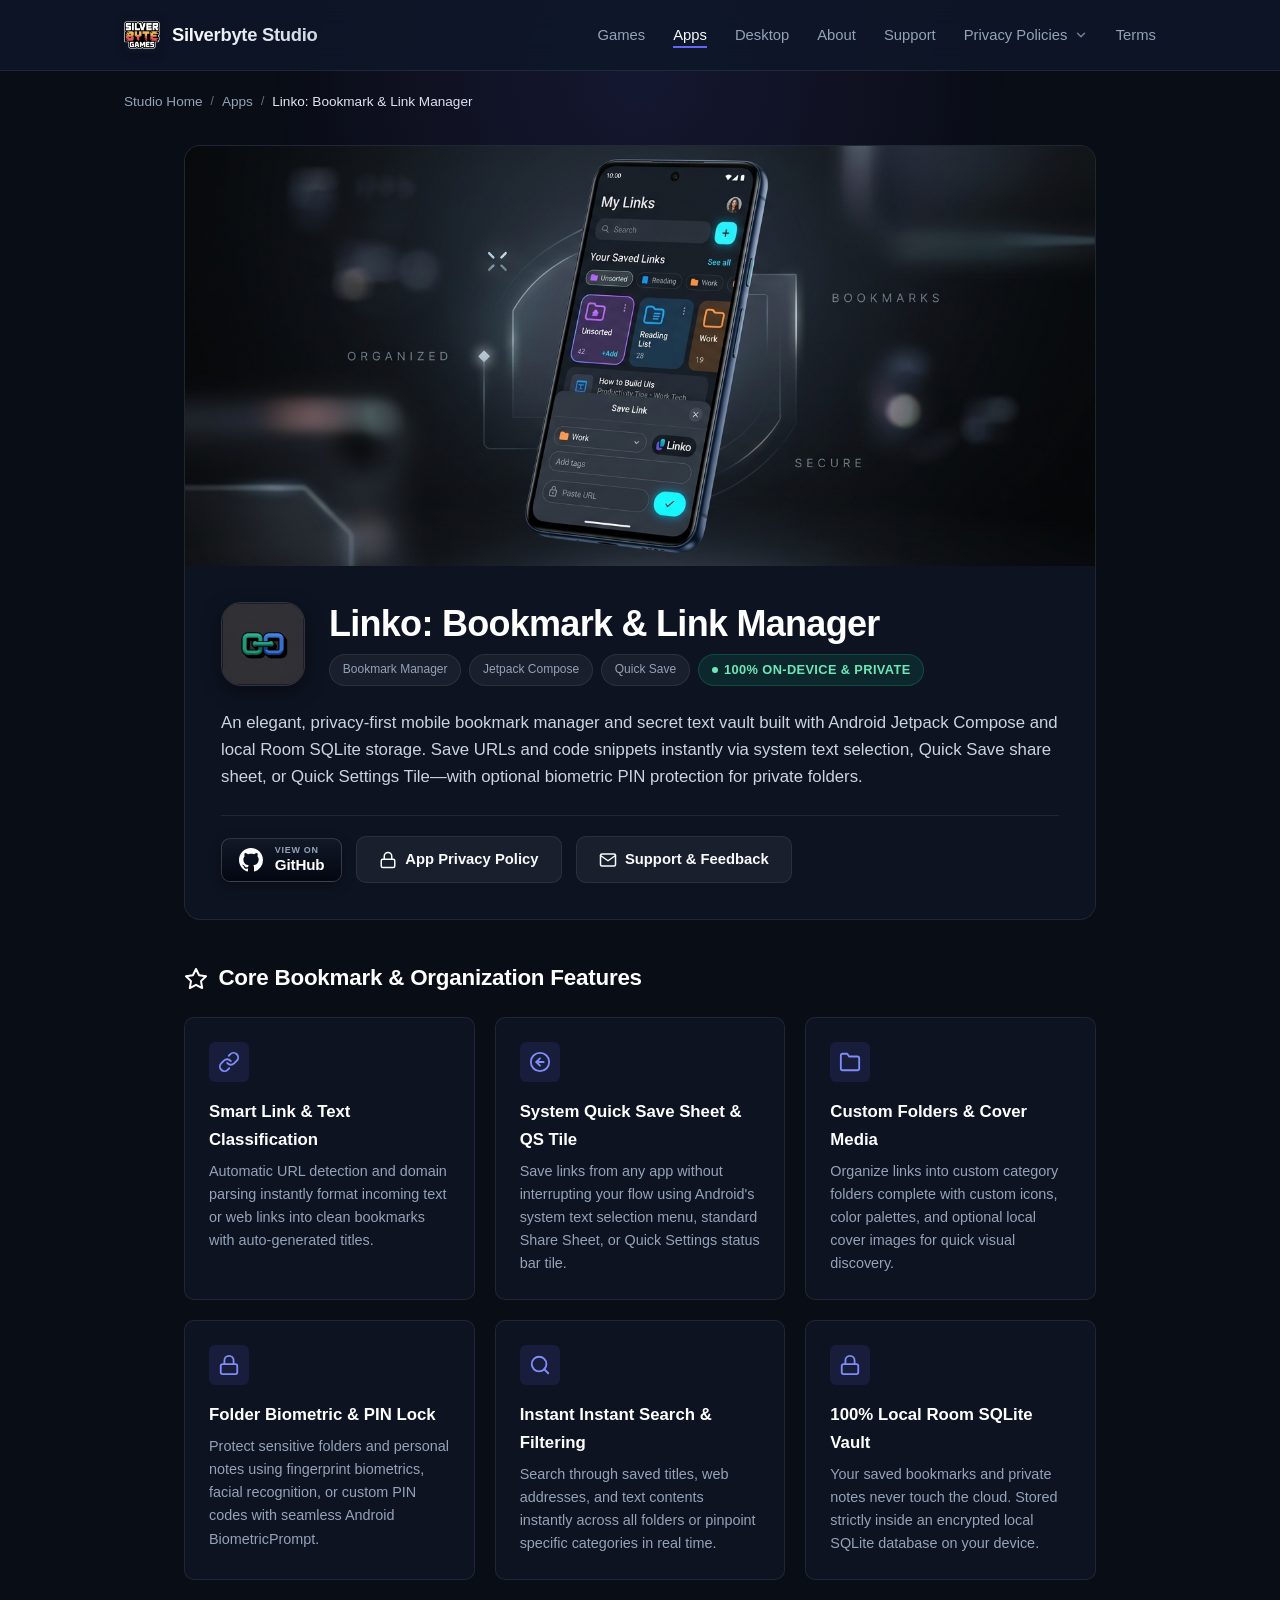
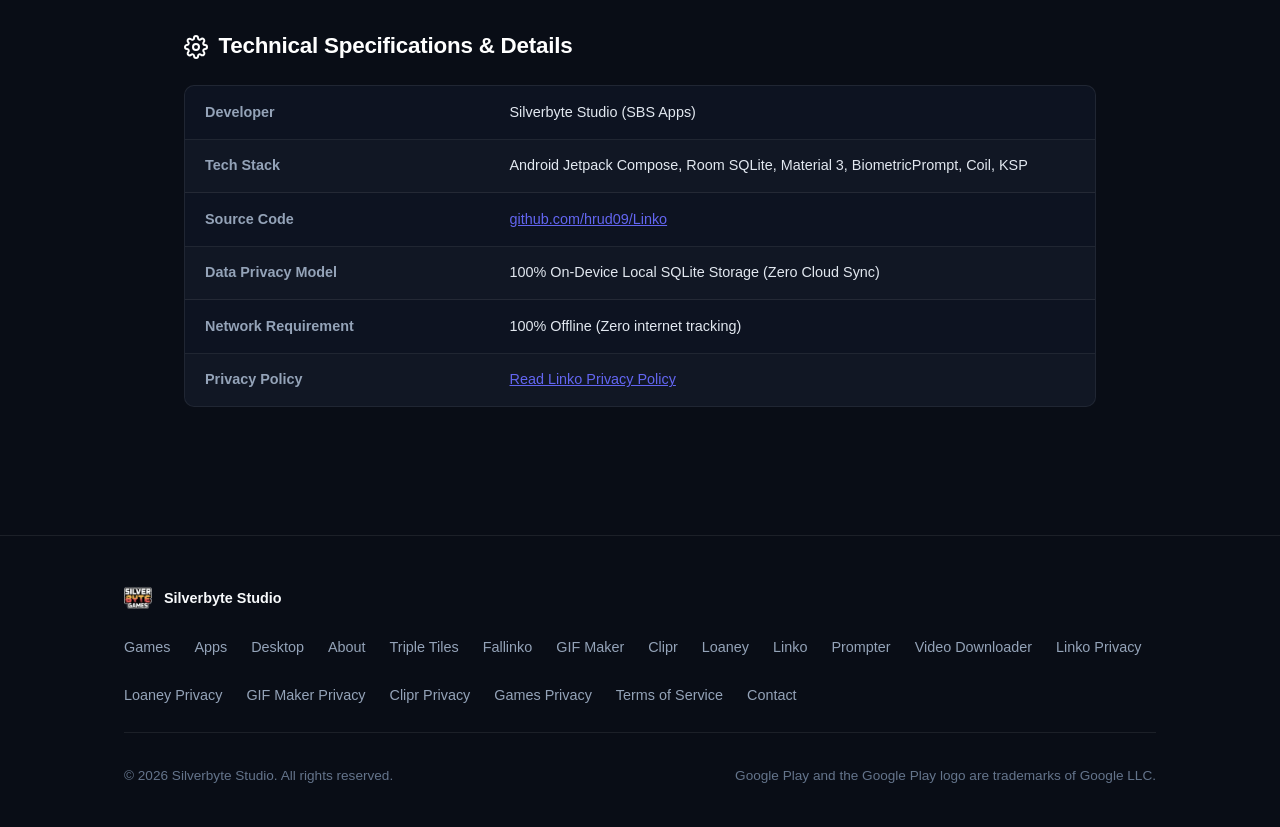
<file: linko.html>
<!DOCTYPE html>
<html lang="en">
<head>
    <meta charset="UTF-8">
    <meta name="viewport" content="width=device-width, initial-scale=1.0">
    <title>Linko: Bookmark &amp; Link Manager - Offline Web &amp; Text Vault | Silverbyte Studio</title>
    <meta name="description" content="Linko is a privacy-first mobile bookmark manager &amp; note vault built with Jetpack Compose, local Room SQLite, Quick Save share integration, and Biometric PIN protection.">
    <meta name="robots" content="index, follow">

    <!-- Canonical & Favicon -->
    <link rel="canonical" href="https://silverbytegames.github.io/linko.html">
    <link rel="icon" type="image/png" href="assets/images/favicon.png">
    <link rel="shortcut icon" href="favicon.ico">
    <link rel="apple-touch-icon" href="assets/images/linko-icon.png">

    <!-- Open Graph / Social Media -->
    <meta property="og:type" content="website">
    <meta property="og:url" content="https://silverbytegames.github.io/linko.html">
    <meta property="og:title" content="Linko: Bookmark &amp; Link Manager | Silverbyte Studio">
    <meta property="og:description" content="Privacy-first bookmark manager & link vault built with Jetpack Compose, Room SQLite, Quick Save share sheet integration, and Biometric PIN lock.">
    <meta property="og:image" content="https://silverbytegames.github.io/assets/images/linko-banner.jpg">

    <!-- Twitter Card -->
    <meta name="twitter:card" content="summary_large_image">
    <meta name="twitter:title" content="Linko: Bookmark &amp; Link Manager | Silverbyte Studio">
    <meta name="twitter:description" content="100% on-device bookmark manager and link vault with Quick Save tile and biometric protection.">
    <meta name="twitter:image" content="https://silverbytegames.github.io/assets/images/linko-banner.jpg">

    <!-- Stylesheets -->
    <link rel="stylesheet" href="assets/css/style.css?v=1.2">

    <!-- Schema.org MobileApplication JSON-LD -->
    <script type="application/ld+json">
    {
      "@context": "https://schema.org",
      "@type": "MobileApplication",
      "name": "Linko: Bookmark & Link Manager",
      "applicationCategory": "ProductivityApplication",
      "operatingSystem": "Android 7.0 and up",
      "inLanguage": "en",
      "offers": {
        "@type": "Offer",
        "price": "0",
        "priceCurrency": "USD"
      },
      "author": {
        "@type": "Organization",
        "name": "Silverbyte Studio"
      },
      "url": "https://silverbytegames.github.io/linko.html",
      "image": "https://silverbytegames.github.io/assets/images/linko-banner.jpg"
    }
    </script>
</head>
<body>

    <!-- Site Header & Navigation -->
    <header class="site-header">
        <div class="container">
            <nav class="navbar" aria-label="Main Navigation">
                <a href="index.html" class="brand-link" aria-label="Silverbyte Studio Home">
                    <img src="assets/images/studio-logo.png" alt="Silverbyte Studio Logo" class="brand-logo" width="36" height="36">
                    <span class="brand-title">Silverbyte Studio</span>
                </a>

                <button class="mobile-menu-btn" aria-label="Toggle navigation menu" aria-expanded="false">
                    <svg width="24" height="24" viewBox="0 0 24 24" fill="none" stroke="currentColor" stroke-width="2" stroke-linecap="round" stroke-linejoin="round">
                        <line x1="3" y1="12" x2="21" y2="12"></line>
                        <line x1="3" y1="6" x2="21" y2="6"></line>
                        <line x1="3" y1="18" x2="21" y2="18"></line>
                    </svg>
                </button>

                <ul class="nav-links">
                    <li><a href="index.html#games" class="nav-link">Games</a></li>
                    <li><a href="index.html#apps" class="nav-link active">Apps</a></li>
                    <li><a href="index.html#desktop-apps" class="nav-link">Desktop</a></li>
                    <li><a href="index.html#about" class="nav-link">About</a></li>
                    <li><a href="index.html#support" class="nav-link">Support</a></li>
                    <li class="nav-dropdown">
                        <button type="button" class="nav-link nav-dropdown-toggle" aria-expanded="false" aria-haspopup="true">
                            <span>Privacy Policies</span>
                            <svg class="dropdown-chevron" width="14" height="14" viewBox="0 0 24 24" fill="none" stroke="currentColor" stroke-width="2.5" stroke-linecap="round" stroke-linejoin="round" aria-hidden="true">
                                <polyline points="6 9 12 15 18 9"></polyline>
                            </svg>
                        </button>
                        <div class="dropdown-menu" role="menu">
                            <a href="linko-privacy-policy.html" class="dropdown-item" role="menuitem">
                                <div class="dropdown-item-icon">
                                    <img src="assets/images/linko-icon.png" alt="Linko" width="22" height="22">
                                </div>
                                <div class="dropdown-item-text">
                                    <span class="dropdown-item-title">Linko Privacy Policy</span>
                                    <span class="dropdown-item-desc">Bookmark &amp; Link Vault</span>
                                </div>
                            </a>
                            <a href="loaney-privacy-policy.html" class="dropdown-item" role="menuitem">
                                <div class="dropdown-item-icon">
                                    <img src="assets/images/loaney-icon.png" alt="Loaney" width="22" height="22">
                                </div>
                                <div class="dropdown-item-text">
                                    <span class="dropdown-item-title">Loaney Privacy Policy</span>
                                    <span class="dropdown-item-desc">Personal Debt &amp; Loan Tracker</span>
                                </div>
                            </a>
                            <a href="gif-maker-privacy-policy.html" class="dropdown-item" role="menuitem">
                                <div class="dropdown-item-icon">
                                    <img src="assets/images/gif-maker-icon.png" alt="GIF Maker" width="22" height="22">
                                </div>
                                <div class="dropdown-item-text">
                                    <span class="dropdown-item-title">GIF Maker Privacy Policy</span>
                                    <span class="dropdown-item-desc">Video to GIF &amp; Offline Conversion</span>
                                </div>
                            </a>
                            <a href="clipr-privacy-policy.html" class="dropdown-item" role="menuitem">
                                <div class="dropdown-item-icon">
                                    <img src="assets/images/clipr-icon.png" alt="Clipr" width="22" height="22">
                                </div>
                                <div class="dropdown-item-text">
                                    <span class="dropdown-item-title">Clipr Privacy Policy</span>
                                    <span class="dropdown-item-desc">Video Tools &amp; Local Processing</span>
                                </div>
                            </a>
                            <a href="privacy-policy.html" class="dropdown-item" role="menuitem">
                                <div class="dropdown-item-icon">
                                    <img src="assets/images/triple-tiles-icon.png" alt="Triple Tiles" width="22" height="22">
                                </div>
                                <div class="dropdown-item-text">
                                    <span class="dropdown-item-title">Games Privacy Policy</span>
                                    <span class="dropdown-item-desc">Triple Tiles: Face Match Puzzle</span>
                                </div>
                            </a>
                        </div>
                    </li>
                    <li><a href="terms.html" class="nav-link">Terms</a></li>
                </ul>
            </nav>
        </div>
    </header>

    <!-- Breadcrumb Navigation -->
    <div class="container">
        <nav class="breadcrumb-nav" aria-label="Breadcrumbs">
            <ol class="breadcrumb-list">
                <li class="breadcrumb-item"><a href="index.html">Studio Home</a></li>
                <li class="breadcrumb-separator">/</li>
                <li class="breadcrumb-item"><a href="index.html#apps">Apps</a></li>
                <li class="breadcrumb-separator">/</li>
                <li class="breadcrumb-item current" aria-current="page">Linko: Bookmark &amp; Link Manager</li>
            </ol>
        </nav>
    </div>

    <!-- Main Content -->
    <main class="product-page-container">

        <!-- Product Hero Card -->
        <article class="product-hero">
            <div class="product-hero-banner">
                <img src="assets/images/linko-banner.jpg" alt="Linko Bookmark and Link Manager Feature Graphic" width="960" height="420">
            </div>
            <div class="product-hero-body">
                <div class="product-header-main">
                    <img src="assets/images/linko-icon.png" alt="Linko App Icon" class="product-icon-large" width="84" height="84">
                    <div class="product-title-group">
                        <h1>Linko: Bookmark &amp; Link Manager</h1>
                        <div class="tag-list">
                            <span class="badge badge-subtle">Bookmark Manager</span>
                            <span class="badge badge-subtle">Jetpack Compose</span>
                            <span class="badge badge-subtle">Quick Save</span>
                            <span class="badge badge-success"><span class="dot"></span> 100% On-Device &amp; Private</span>
                        </div>
                    </div>
                </div>

                <p class="product-tagline">
                    An elegant, privacy-first mobile bookmark manager and secret text vault built with Android Jetpack Compose and local Room SQLite storage. Save URLs and code snippets instantly via system text selection, Quick Save share sheet, or Quick Settings Tile—with optional biometric PIN protection for private folders.
                </p>

                <div class="product-actions-bar">
                    <a href="https://github.com/hrud09/Linko" target="_blank" rel="noopener noreferrer" class="btn-badge">
                        <svg class="btn-badge-icon" width="24" height="24" viewBox="0 0 24 24" fill="currentColor">
                            <path d="M12 0C5.37 0 0 5.37 0 12c0 5.31 3.435 9.795 8.205 11.385.6.105.825-.255.825-.57 0-.285-.015-1.23-.015-2.235-3.015.555-3.795-.735-4.035-1.41-.135-.345-.72-1.41-1.23-1.695-.42-.225-1.02-.78-.015-.795.945-.015 1.62.87 1.845 1.23 1.08 1.815 2.805 1.305 3.495.99.105-.78.42-1.305.765-1.605-2.67-.3-5.46-1.335-5.46-5.925 0-1.305.465-2.385 1.23-3.225-.12-.3-.54-1.53.12-3.18 0 0 1.005-.315 3.3 1.23.96-.27 1.98-.405 3-.405s2.04.135 3 .405c2.295-1.56 3.3-1.23 3.3-1.23.66 1.65.24 2.88.12 3.18.765.84 1.23 1.905 1.23 3.225 0 4.605-2.805 5.625-5.475 5.925.435.375.81 1.095.81 2.22 0 1.605-.015 2.895-.015 3.3 0 .315.225.69.825.57A12.02 12.02 0 0024 12c0-6.63-5.37-12-12-12z"/>
                        </svg>
                        <span class="btn-badge-content">
                            <span class="btn-badge-sub">VIEW ON</span>
                            <span class="btn-badge-title">GitHub</span>
                        </span>
                    </a>
                    <a href="linko-privacy-policy.html" class="btn btn-secondary">
                        <svg width="18" height="18" viewBox="0 0 24 24" fill="none" stroke="currentColor" stroke-width="2" stroke-linecap="round" stroke-linejoin="round">
                            <rect x="3" y="11" width="18" height="11" rx="2" ry="2"></rect>
                            <path d="M7 11V7a5 5 0 0 1 10 0v4"></path>
                        </svg>
                        App Privacy Policy
                    </a>
                    <a href="mailto:silverbytestudio@gmail.com?subject=[App%20Support]%20Linko" class="btn btn-secondary">
                        <svg width="18" height="18" viewBox="0 0 24 24" fill="none" stroke="currentColor" stroke-width="2" stroke-linecap="round" stroke-linejoin="round">
                            <path d="M4 4h16c1.1 0 2 .9 2 2v12c0 1.1-.9 2-2 2H4c-1.1 0-2-.9-2-2V6c0-1.1.9-2 2-2z"></path>
                            <polyline points="22,6 12,13 2,6"></polyline>
                        </svg>
                        Support &amp; Feedback
                    </a>
                </div>
            </div>
        </article>

        <!-- Detailed Features Section -->
        <section class="product-section">
            <h2 class="product-section-title">
                <svg width="24" height="24" viewBox="0 0 24 24" fill="none" stroke="currentColor" stroke-width="2" stroke-linecap="round" stroke-linejoin="round">
                    <polygon points="12 2 15.09 8.26 22 9.27 17 14.14 18.18 21.02 12 17.77 5.82 21.02 7 14.14 2 9.27 8.91 8.26 12 2"></polygon>
                </svg>
                Core Bookmark &amp; Organization Features
            </h2>

            <div class="product-features-grid">
                <div class="product-feature-card">
                    <div class="product-feature-icon">
                        <svg width="22" height="22" viewBox="0 0 24 24" fill="none" stroke="currentColor" stroke-width="2" stroke-linecap="round" stroke-linejoin="round">
                            <path d="M10 13a5 5 0 0 0 7.54.54l3-3a5 5 0 0 0-7.07-7.07l-1.72 1.71"></path>
                            <path d="M14 11a5 5 0 0 0-7.54-.54l-3 3a5 5 0 0 0 7.07 7.07l1.71-1.71"></path>
                        </svg>
                    </div>
                    <h3>Smart Link &amp; Text Classification</h3>
                    <p>Automatic URL detection and domain parsing instantly format incoming text or web links into clean bookmarks with auto-generated titles.</p>
                </div>

                <div class="product-feature-card">
                    <div class="product-feature-icon">
                        <svg width="22" height="22" viewBox="0 0 24 24" fill="none" stroke="currentColor" stroke-width="2" stroke-linecap="round" stroke-linejoin="round">
                            <circle cx="12" cy="12" r="10"></circle>
                            <polyline points="12 8 8 12 12 16"></polyline>
                            <line x1="16" y1="12" x2="8" y2="12"></line>
                        </svg>
                    </div>
                    <h3>System Quick Save Sheet &amp; QS Tile</h3>
                    <p>Save links from any app without interrupting your flow using Android's system text selection menu, standard Share Sheet, or Quick Settings status bar tile.</p>
                </div>

                <div class="product-feature-card">
                    <div class="product-feature-icon">
                        <svg width="22" height="22" viewBox="0 0 24 24" fill="none" stroke="currentColor" stroke-width="2" stroke-linecap="round" stroke-linejoin="round">
                            <path d="M22 19a2 2 0 0 1-2 2H4a2 2 0 0 1-2-2V5a2 2 0 0 1 2-2h5l2 3h9a2 2 0 0 1 2 2z"></path>
                        </svg>
                    </div>
                    <h3>Custom Folders &amp; Cover Media</h3>
                    <p>Organize links into custom category folders complete with custom icons, color palettes, and optional local cover images for quick visual discovery.</p>
                </div>

                <div class="product-feature-card">
                    <div class="product-feature-icon">
                        <svg width="22" height="22" viewBox="0 0 24 24" fill="none" stroke="currentColor" stroke-width="2" stroke-linecap="round" stroke-linejoin="round">
                            <rect x="3" y="11" width="18" height="11" rx="2" ry="2"></rect>
                            <path d="M7 11V7a5 5 0 0 1 10 0v4"></path>
                        </svg>
                    </div>
                    <h3>Folder Biometric &amp; PIN Lock</h3>
                    <p>Protect sensitive folders and personal notes using fingerprint biometrics, facial recognition, or custom PIN codes with seamless Android BiometricPrompt.</p>
                </div>

                <div class="product-feature-card">
                    <div class="product-feature-icon">
                        <svg width="22" height="22" viewBox="0 0 24 24" fill="none" stroke="currentColor" stroke-width="2" stroke-linecap="round" stroke-linejoin="round">
                            <circle cx="11" cy="11" r="8"></circle>
                            <line x1="21" y1="21" x2="16.65" y2="16.65"></line>
                        </svg>
                    </div>
                    <h3>Instant Instant Search &amp; Filtering</h3>
                    <p>Search through saved titles, web addresses, and text contents instantly across all folders or pinpoint specific categories in real time.</p>
                </div>

                <div class="product-feature-card">
                    <div class="product-feature-icon">
                        <svg width="22" height="22" viewBox="0 0 24 24" fill="none" stroke="currentColor" stroke-width="2" stroke-linecap="round" stroke-linejoin="round">
                            <rect x="3" y="11" width="18" height="11" rx="2" ry="2"></rect>
                            <path d="M7 11V7a5 5 0 0 1 10 0v4"></path>
                        </svg>
                    </div>
                    <h3>100% Local Room SQLite Vault</h3>
                    <p>Your saved bookmarks and private notes never touch the cloud. Stored strictly inside an encrypted local SQLite database on your device.</p>
                </div>
            </div>
        </section>

        <!-- Technical & Architecture Details -->
        <section class="product-section">
            <h2 class="product-section-title">
                <svg width="24" height="24" viewBox="0 0 24 24" fill="none" stroke="currentColor" stroke-width="2" stroke-linecap="round" stroke-linejoin="round">
                    <circle cx="12" cy="12" r="3"></circle>
                    <path d="M19.4 15a1.65 1.65 0 0 0 .33 1.82l.06.06a2 2 0 0 1 0 2.83 2 2 0 0 1-2.83 0l-.06-.06a1.65 1.65 0 0 0-1.82-.33 1.65 1.65 0 0 0-1 1.51V21a2 2 0 0 1-2 2 2 2 0 0 1-2-2v-.09A1.65 1.65 0 0 0 9 19.4a1.65 1.65 0 0 0-1.82.33l-.06.06a2 2 0 0 1-2.83 0 2 2 0 0 1 0-2.83l.06-.06a1.65 1.65 0 0 0 .33-1.82 1.65 1.65 0 0 0-1.51-1H3a2 2 0 0 1-2-2 2 2 0 0 1 2-2h.09A1.65 1.65 0 0 0 4.6 9a1.65 1.65 0 0 0-.33-1.82l-.06-.06a2 2 0 0 1 0-2.83 2 2 0 0 1 2.83 0l.06.06a1.65 1.65 0 0 0 1.82.33H9a1.65 1.65 0 0 0 1-1.51V3a2 2 0 0 1 2-2 2 2 0 0 1 2 2v.09a1.65 1.65 0 0 0 1 1.51 1.65 1.65 0 0 0 1.82-.33l.06-.06a2 2 0 0 1 2.83 0 2 2 0 0 1 0 2.83l-.06.06a1.65 1.65 0 0 0-.33 1.82V9a1.65 1.65 0 0 0 1.51 1H21a2 2 0 0 1 2 2 2 2 0 0 1-2 2h-.09a1.65 1.65 0 0 0-1.51 1z"></path>
                </svg>
                Technical Specifications &amp; Details
            </h2>

            <div class="specs-card">
                <div class="specs-row">
                    <span class="specs-label">Developer</span>
                    <span class="specs-value">Silverbyte Studio (SBS Apps)</span>
                </div>
                <div class="specs-row">
                    <span class="specs-label">Tech Stack</span>
                    <span class="specs-value">Android Jetpack Compose, Room SQLite, Material 3, BiometricPrompt, Coil, KSP</span>
                </div>
                <div class="specs-row">
                    <span class="specs-label">Source Code</span>
                    <span class="specs-value"><a href="https://github.com/hrud09/Linko" target="_blank" rel="noopener noreferrer" style="color: var(--primary); text-decoration: underline;">github.com/hrud09/Linko</a></span>
                </div>
                <div class="specs-row">
                    <span class="specs-label">Data Privacy Model</span>
                    <span class="specs-value">100% On-Device Local SQLite Storage (Zero Cloud Sync)</span>
                </div>
                <div class="specs-row">
                    <span class="specs-label">Network Requirement</span>
                    <span class="specs-value">100% Offline (Zero internet tracking)</span>
                </div>
                <div class="specs-row">
                    <span class="specs-label">Privacy Policy</span>
                    <span class="specs-value"><a href="linko-privacy-policy.html" style="color: var(--primary); text-decoration: underline;">Read Linko Privacy Policy</a></span>
                </div>
            </div>
        </section>

    </main>

    <!-- Site Footer -->
    <footer class="site-footer">
        <div class="container">
            <div class="footer-top">
                <div class="footer-brand">
                    <img src="assets/images/studio-logo.png" alt="Silverbyte Studio Logo" width="28" height="28" style="border-radius: 4px;">
                    <span>Silverbyte Studio</span>
                </div>
                <ul class="footer-links">
                    <li><a href="index.html#games">Games</a></li>
                    <li><a href="index.html#apps">Apps</a></li>
                    <li><a href="index.html#desktop-apps">Desktop</a></li>
                    <li><a href="index.html#about">About</a></li>
                    <li><a href="triple-tiles.html">Triple Tiles</a></li>
                    <li><a href="fallinko.html">Fallinko</a></li>
                    <li><a href="gif-maker.html">GIF Maker</a></li>
                    <li><a href="clipr.html">Clipr</a></li>
                    <li><a href="loaney.html">Loaney</a></li>
                    <li><a href="linko.html">Linko</a></li>
                    <li><a href="prompter.html">Prompter</a></li>
                    <li><a href="video-downloader.html">Video Downloader</a></li>
                    <li><a href="linko-privacy-policy.html">Linko Privacy</a></li>
                    <li><a href="loaney-privacy-policy.html">Loaney Privacy</a></li>
                    <li><a href="gif-maker-privacy-policy.html">GIF Maker Privacy</a></li>
                    <li><a href="clipr-privacy-policy.html">Clipr Privacy</a></li>
                    <li><a href="privacy-policy.html">Games Privacy</a></li>
                    <li><a href="terms.html">Terms of Service</a></li>
                    <li><a href="mailto:silverbytestudio@gmail.com">Contact</a></li>
                </ul>
            </div>
            <div class="footer-bottom">
                <p>&copy; <span id="current-year">2026</span> Silverbyte Studio. All rights reserved.</p>
                <p>Google Play and the Google Play logo are trademarks of Google LLC.</p>
            </div>
        </div>
    </footer>

    <!-- Script -->
    <script src="assets/js/main.js?v=1.1"></script>
</body>
</html>
</file>
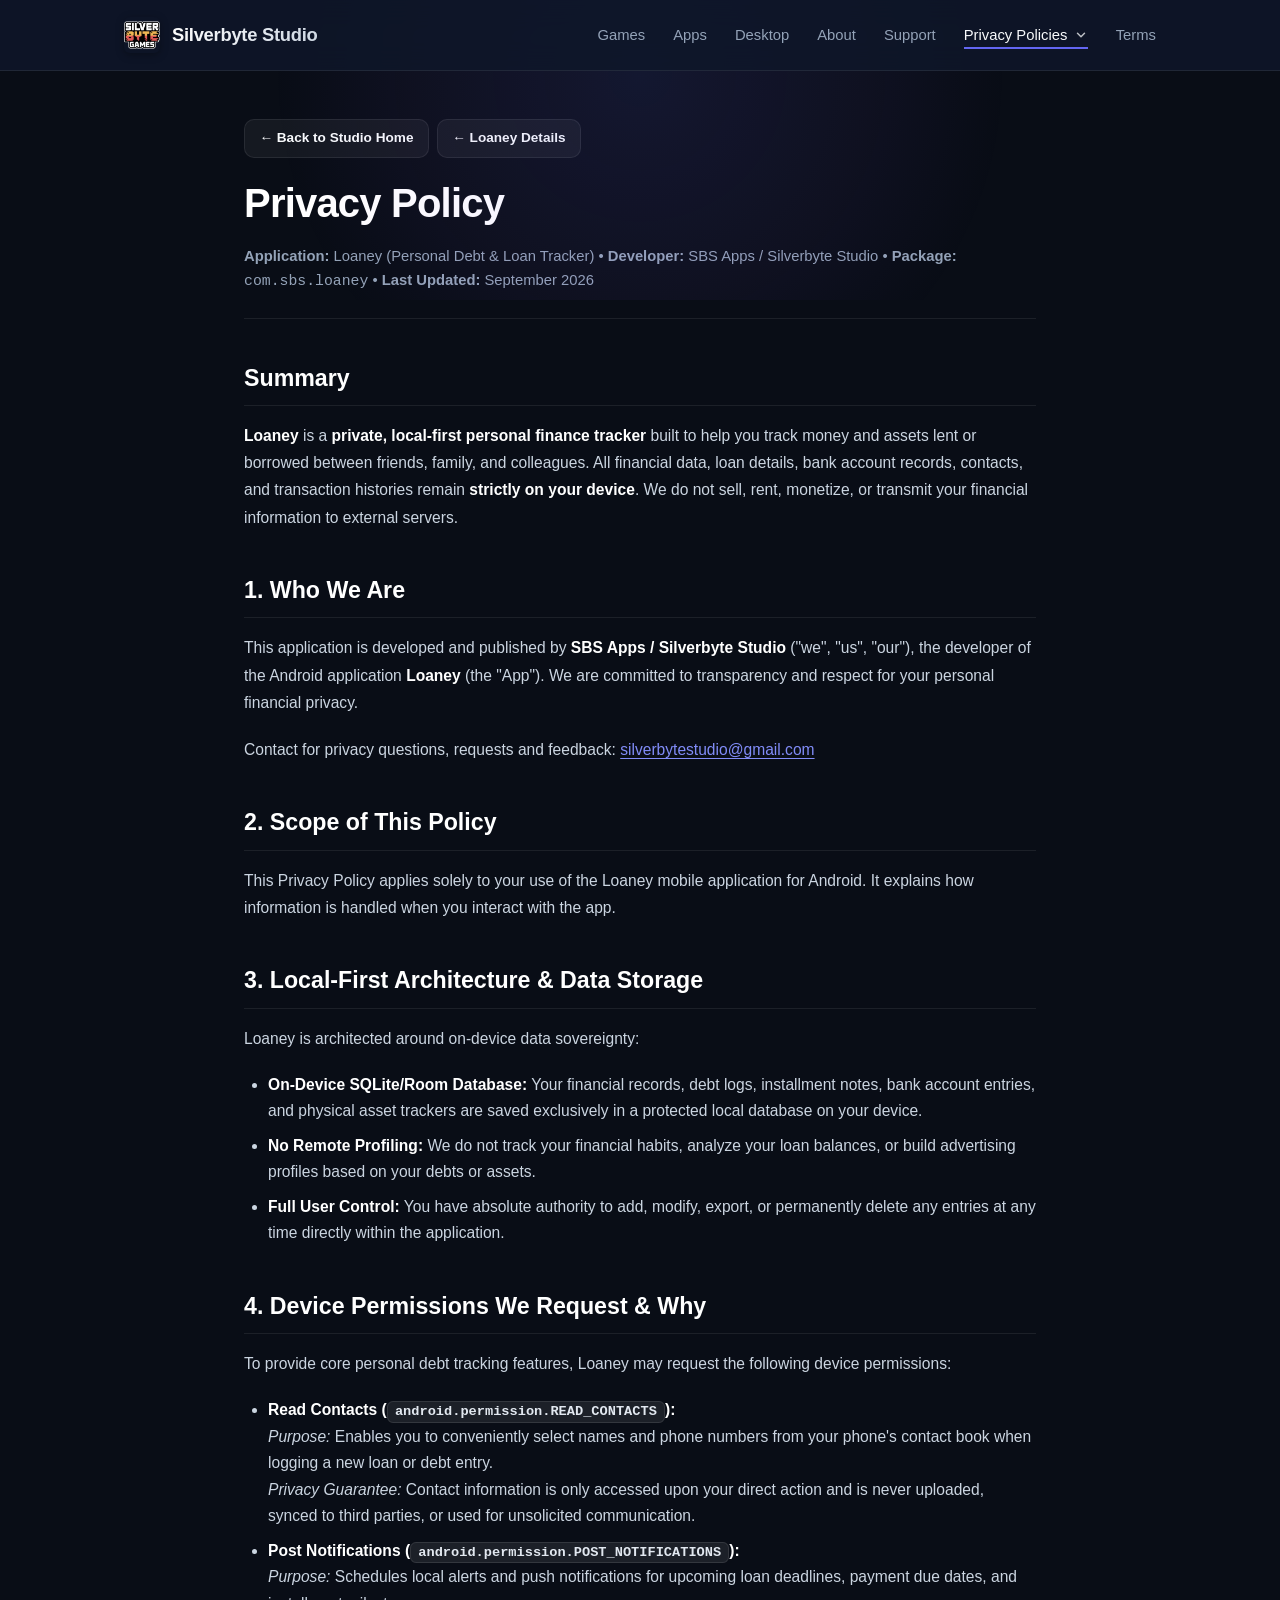
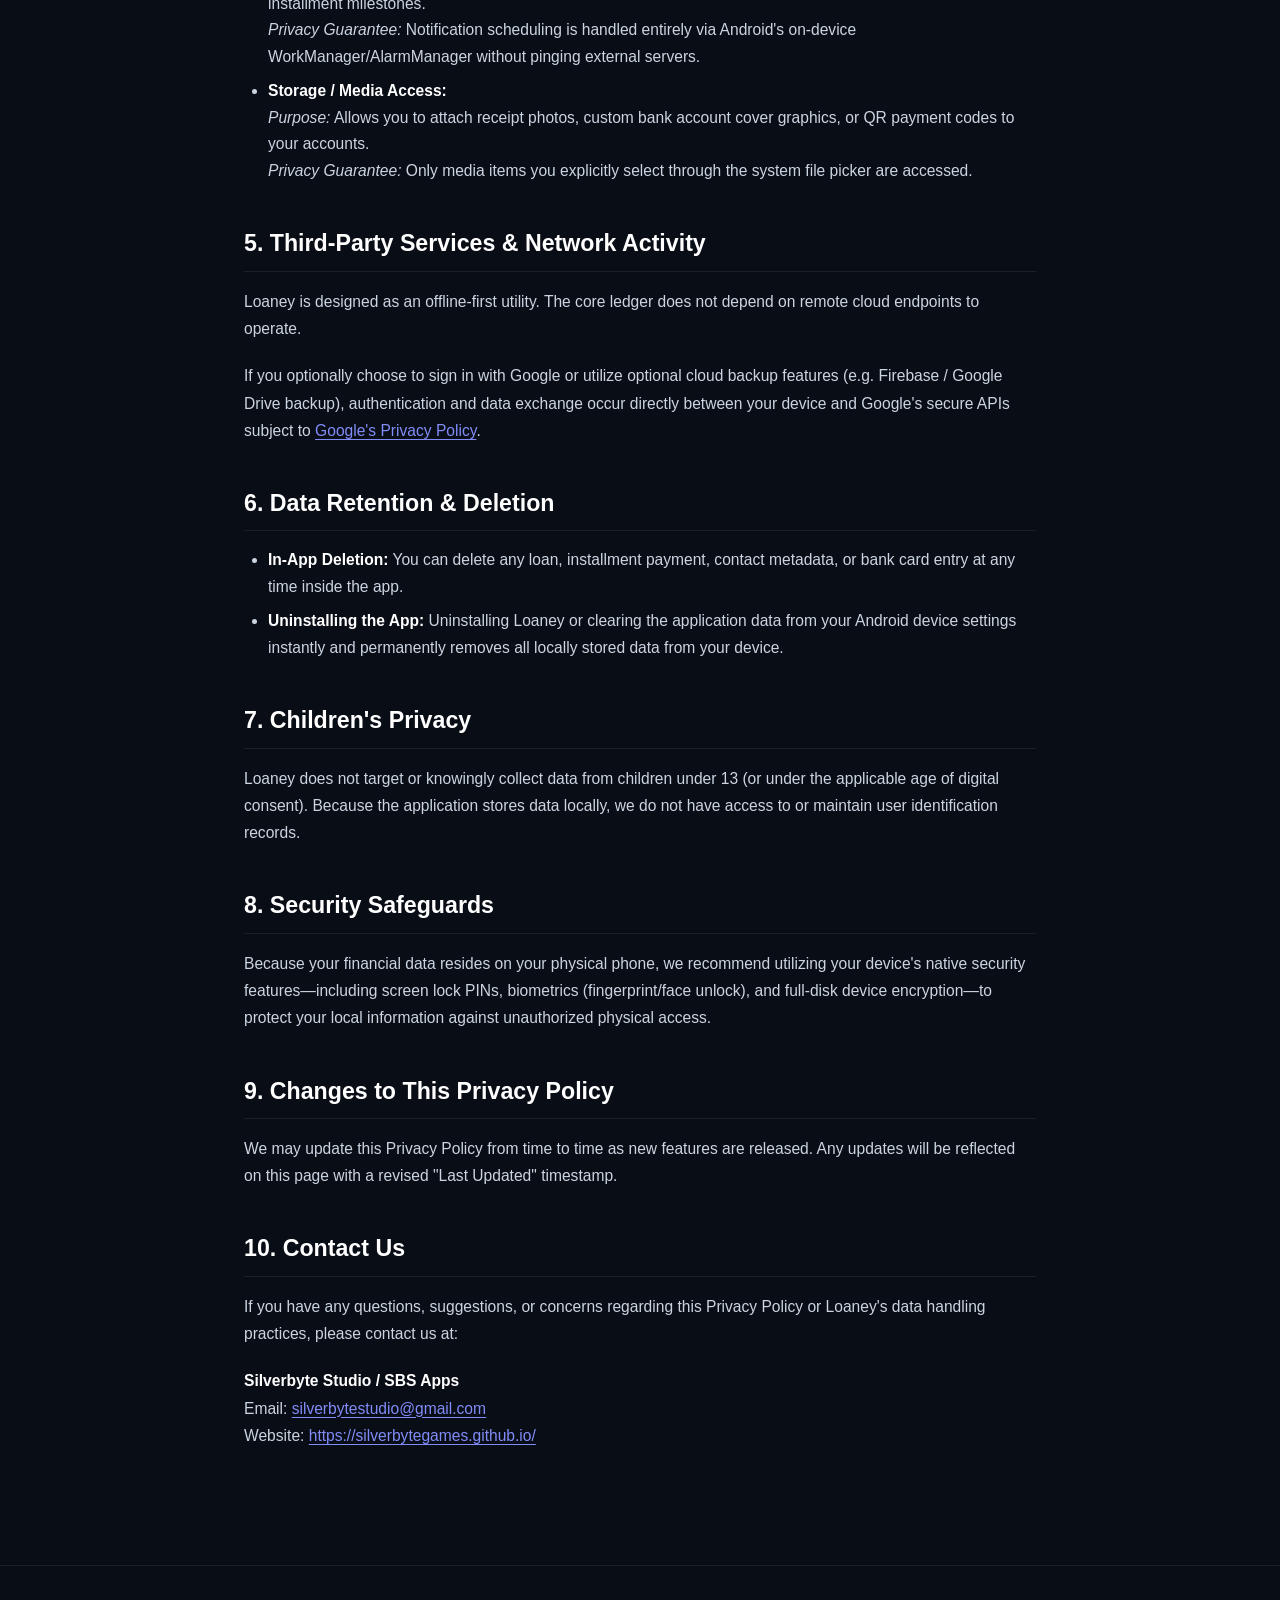
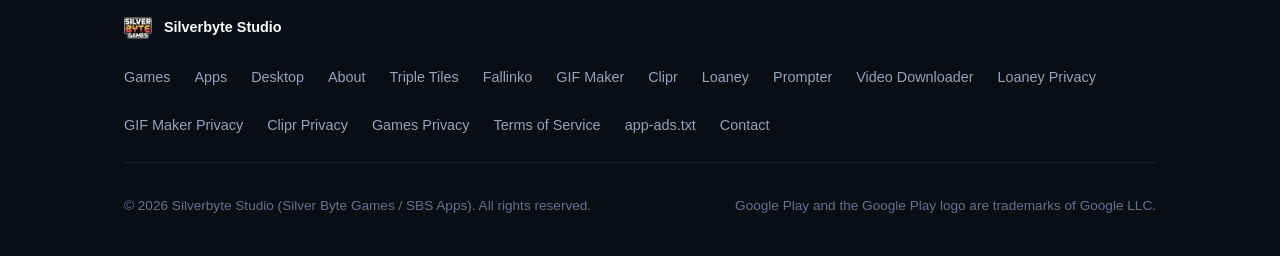
<file: loaney-privacy-policy.html>
<!DOCTYPE html>
<html lang="en">
<head>
    <meta charset="UTF-8">
    <meta name="viewport" content="width=device-width, initial-scale=1.0">
    <title>Privacy Policy - Loaney | Silverbyte Studio</title>
    <meta name="description" content="Privacy Policy for Loaney, developed by Silverbyte Studio (SBS Apps). Details on 100% on-device local storage, privacy-first loan and debt tracking, permissions, and user rights.">
    <meta name="robots" content="index, follow">

    <!-- Canonical & Favicon -->
    <link rel="canonical" href="https://silverbytegames.github.io/loaney-privacy-policy.html">
    <link rel="icon" type="image/png" href="assets/images/favicon.png">
    <link rel="shortcut icon" href="favicon.ico">
    <link rel="apple-touch-icon" href="assets/images/loaney-icon.png">

    <!-- Stylesheet -->
    <link rel="stylesheet" href="assets/css/style.css?v=1.1">
</head>
<body>

    <!-- Site Header & Navigation -->
    <header class="site-header">
        <div class="container">
            <nav class="navbar" aria-label="Main Navigation">
                <a href="index.html" class="brand-link" aria-label="Silverbyte Studio Home">
                    <img src="assets/images/studio-logo.png" alt="Silverbyte Studio Logo" class="brand-logo" width="36" height="36">
                    <span class="brand-title">Silverbyte Studio</span>
                </a>

                <button class="mobile-menu-btn" aria-label="Toggle navigation menu" aria-expanded="false">
                    <svg width="24" height="24" viewBox="0 0 24 24" fill="none" stroke="currentColor" stroke-width="2" stroke-linecap="round" stroke-linejoin="round">
                        <line x1="3" y1="12" x2="21" y2="12"></line>
                        <line x1="3" y1="6" x2="21" y2="6"></line>
                        <line x1="3" y1="18" x2="21" y2="18"></line>
                    </svg>
                </button>

                <ul class="nav-links">
                    <li><a href="index.html#games" class="nav-link">Games</a></li>
                    <li><a href="index.html#apps" class="nav-link">Apps</a></li>
                    <li><a href="index.html#desktop-apps" class="nav-link">Desktop</a></li>
                    <li><a href="index.html#about" class="nav-link">About</a></li>
                    <li><a href="index.html#support" class="nav-link">Support</a></li>
                    <li class="nav-dropdown">
                        <button type="button" class="nav-link nav-dropdown-toggle active" aria-expanded="false" aria-haspopup="true">
                            <span>Privacy Policies</span>
                            <svg class="dropdown-chevron" width="14" height="14" viewBox="0 0 24 24" fill="none" stroke="currentColor" stroke-width="2.5" stroke-linecap="round" stroke-linejoin="round" aria-hidden="true">
                                <polyline points="6 9 12 15 18 9"></polyline>
                            </svg>
                        </button>
                        <div class="dropdown-menu" role="menu">
                            <a href="gif-maker-privacy-policy.html" class="dropdown-item" role="menuitem">
                                <div class="dropdown-item-icon">
                                    <img src="assets/images/gif-maker-icon.png" alt="GIF Maker" width="22" height="22">
                                </div>
                                <div class="dropdown-item-text">
                                    <span class="dropdown-item-title">GIF Maker Privacy Policy</span>
                                    <span class="dropdown-item-desc">Video to GIF &amp; Offline Conversion</span>
                                </div>
                            </a>
                            <a href="clipr-privacy-policy.html" class="dropdown-item" role="menuitem">
                                <div class="dropdown-item-icon">
                                    <img src="assets/images/clipr-icon.png" alt="Clipr" width="22" height="22">
                                </div>
                                <div class="dropdown-item-text">
                                    <span class="dropdown-item-title">Clipr Privacy Policy</span>
                                    <span class="dropdown-item-desc">Video Tools &amp; Local Processing</span>
                                </div>
                            </a>
                            <a href="loaney-privacy-policy.html" class="dropdown-item active" role="menuitem">
                                <div class="dropdown-item-icon">
                                    <img src="assets/images/loaney-icon.png" alt="Loaney" width="22" height="22">
                                </div>
                                <div class="dropdown-item-text">
                                    <span class="dropdown-item-title">Loaney Privacy Policy</span>
                                    <span class="dropdown-item-desc">Personal Debt &amp; Loan Tracker</span>
                                </div>
                            </a>
                            <a href="privacy-policy.html" class="dropdown-item" role="menuitem">
                                <div class="dropdown-item-icon">
                                    <img src="assets/images/triple-tiles-icon.png" alt="Triple Tiles" width="22" height="22">
                                </div>
                                <div class="dropdown-item-text">
                                    <span class="dropdown-item-title">Games Privacy Policy</span>
                                    <span class="dropdown-item-desc">Triple Tiles: Face Match Puzzle</span>
                                </div>
                            </a>
                        </div>
                    </li>
                    <li><a href="terms.html" class="nav-link">Terms</a></li>
                </ul>
            </nav>
        </div>
    </header>

    <!-- Main Content Container -->
    <main class="legal-container">
        <div class="legal-header">
            <div style="margin-bottom: 0.75rem; display: flex; gap: 0.5rem; flex-wrap: wrap;">
                <a href="index.html" class="btn btn-secondary btn-sm" style="display: inline-flex; align-items: center; gap: 0.4rem;">
                    &larr; Back to Studio Home
                </a>
                <a href="loaney.html" class="btn btn-secondary btn-sm" style="display: inline-flex; align-items: center; gap: 0.4rem;">
                    &larr; Loaney Details
                </a>
            </div>
            <h1>Privacy Policy</h1>
            <p class="legal-meta">
                <strong>Application:</strong> Loaney (Personal Debt &amp; Loan Tracker) &bull;
                <strong>Developer:</strong> SBS Apps / Silverbyte Studio &bull;
                <strong>Package:</strong> <code>com.sbs.loaney</code> &bull;
                <strong>Last Updated:</strong> September 2026
            </p>
        </div>

        <article class="legal-content">
            <h2>Summary</h2>
            <p><strong>Loaney</strong> is a <strong>private, local-first personal finance tracker</strong> built to help you track money and assets lent or borrowed between friends, family, and colleagues. All financial data, loan details, bank account records, contacts, and transaction histories remain <strong>strictly on your device</strong>. We do not sell, rent, monetize, or transmit your financial information to external servers.</p>

            <h2>1. Who We Are</h2>
            <p>This application is developed and published by <strong>SBS Apps / Silverbyte Studio</strong> ("we", "us", "our"), the developer of the Android application <strong>Loaney</strong> (the "App"). We are committed to transparency and respect for your personal financial privacy.</p>
            <p>Contact for privacy questions, requests and feedback: <a href="mailto:silverbytestudio@gmail.com">silverbytestudio@gmail.com</a></p>

            <h2>2. Scope of This Policy</h2>
            <p>This Privacy Policy applies solely to your use of the Loaney mobile application for Android. It explains how information is handled when you interact with the app.</p>

            <h2>3. Local-First Architecture &amp; Data Storage</h2>
            <p>Loaney is architected around on-device data sovereignty:</p>
            <ul>
                <li><strong>On-Device SQLite/Room Database:</strong> Your financial records, debt logs, installment notes, bank account entries, and physical asset trackers are saved exclusively in a protected local database on your device.</li>
                <li><strong>No Remote Profiling:</strong> We do not track your financial habits, analyze your loan balances, or build advertising profiles based on your debts or assets.</li>
                <li><strong>Full User Control:</strong> You have absolute authority to add, modify, export, or permanently delete any entries at any time directly within the application.</li>
            </ul>

            <h2>4. Device Permissions We Request &amp; Why</h2>
            <p>To provide core personal debt tracking features, Loaney may request the following device permissions:</p>
            <ul>
                <li><strong>Read Contacts (<code>android.permission.READ_CONTACTS</code>):</strong>
                    <br><em>Purpose:</em> Enables you to conveniently select names and phone numbers from your phone's contact book when logging a new loan or debt entry.
                    <br><em>Privacy Guarantee:</em> Contact information is only accessed upon your direct action and is never uploaded, synced to third parties, or used for unsolicited communication.
                </li>
                <li><strong>Post Notifications (<code>android.permission.POST_NOTIFICATIONS</code>):</strong>
                    <br><em>Purpose:</em> Schedules local alerts and push notifications for upcoming loan deadlines, payment due dates, and installment milestones.
                    <br><em>Privacy Guarantee:</em> Notification scheduling is handled entirely via Android's on-device WorkManager/AlarmManager without pinging external servers.
                </li>
                <li><strong>Storage / Media Access:</strong>
                    <br><em>Purpose:</em> Allows you to attach receipt photos, custom bank account cover graphics, or QR payment codes to your accounts.
                    <br><em>Privacy Guarantee:</em> Only media items you explicitly select through the system file picker are accessed.
                </li>
            </ul>

            <h2>5. Third-Party Services &amp; Network Activity</h2>
            <p>Loaney is designed as an offline-first utility. The core ledger does not depend on remote cloud endpoints to operate.</p>
            <p>If you optionally choose to sign in with Google or utilize optional cloud backup features (e.g. Firebase / Google Drive backup), authentication and data exchange occur directly between your device and Google's secure APIs subject to <a href="https://policies.google.com/privacy" target="_blank" rel="noopener noreferrer">Google's Privacy Policy</a>.</p>

            <h2>6. Data Retention &amp; Deletion</h2>
            <ul>
                <li><strong>In-App Deletion:</strong> You can delete any loan, installment payment, contact metadata, or bank card entry at any time inside the app.</li>
                <li><strong>Uninstalling the App:</strong> Uninstalling Loaney or clearing the application data from your Android device settings instantly and permanently removes all locally stored data from your device.</li>
            </ul>

            <h2>7. Children's Privacy</h2>
            <p>Loaney does not target or knowingly collect data from children under 13 (or under the applicable age of digital consent). Because the application stores data locally, we do not have access to or maintain user identification records.</p>

            <h2>8. Security Safeguards</h2>
            <p>Because your financial data resides on your physical phone, we recommend utilizing your device's native security features—including screen lock PINs, biometrics (fingerprint/face unlock), and full-disk device encryption—to protect your local information against unauthorized physical access.</p>

            <h2>9. Changes to This Privacy Policy</h2>
            <p>We may update this Privacy Policy from time to time as new features are released. Any updates will be reflected on this page with a revised "Last Updated" timestamp.</p>

            <h2>10. Contact Us</h2>
            <p>If you have any questions, suggestions, or concerns regarding this Privacy Policy or Loaney's data handling practices, please contact us at:</p>
            <p>
                <strong>Silverbyte Studio / SBS Apps</strong><br>
                Email: <a href="mailto:silverbytestudio@gmail.com?subject=[Privacy%20Inquiry]%20Loaney">silverbytestudio@gmail.com</a><br>
                Website: <a href="https://silverbytegames.github.io/">https://silverbytegames.github.io/</a>
            </p>
        </article>
    </main>

    <!-- Site Footer -->
    <footer class="site-footer">
        <div class="container">
            <div class="footer-top">
                <div class="footer-brand">
                    <img src="assets/images/studio-logo.png" alt="Silverbyte Studio Logo" width="28" height="28" style="border-radius: 4px;">
                    <span>Silverbyte Studio</span>
                </div>
                <ul class="footer-links">
                    <li><a href="index.html#games">Games</a></li>
                    <li><a href="index.html#apps">Apps</a></li>
                    <li><a href="index.html#desktop-apps">Desktop</a></li>
                    <li><a href="index.html#about">About</a></li>
                    <li><a href="triple-tiles.html">Triple Tiles</a></li>
                    <li><a href="fallinko.html">Fallinko</a></li>
                    <li><a href="gif-maker.html">GIF Maker</a></li>
                    <li><a href="clipr.html">Clipr</a></li>
                    <li><a href="loaney.html">Loaney</a></li>
                    <li><a href="prompter.html">Prompter</a></li>
                    <li><a href="video-downloader.html">Video Downloader</a></li>
                    <li><a href="loaney-privacy-policy.html">Loaney Privacy</a></li>
                    <li><a href="gif-maker-privacy-policy.html">GIF Maker Privacy</a></li>
                    <li><a href="clipr-privacy-policy.html">Clipr Privacy</a></li>
                    <li><a href="privacy-policy.html">Games Privacy</a></li>
                    <li><a href="terms.html">Terms of Service</a></li>
                    <li><a href="app-ads.txt" target="_blank">app-ads.txt</a></li>
                    <li><a href="mailto:silverbytestudio@gmail.com">Contact</a></li>
                </ul>
            </div>
            <div class="footer-bottom">
                <p>&copy; <span id="current-year">2026</span> Silverbyte Studio (Silver Byte Games / SBS Apps). All rights reserved.</p>
                <p>Google Play and the Google Play logo are trademarks of Google LLC.</p>
            </div>
        </div>
    </footer>

    <!-- Script -->
    <script src="assets/js/main.js?v=1.1"></script>
</body>
</html>
</file>
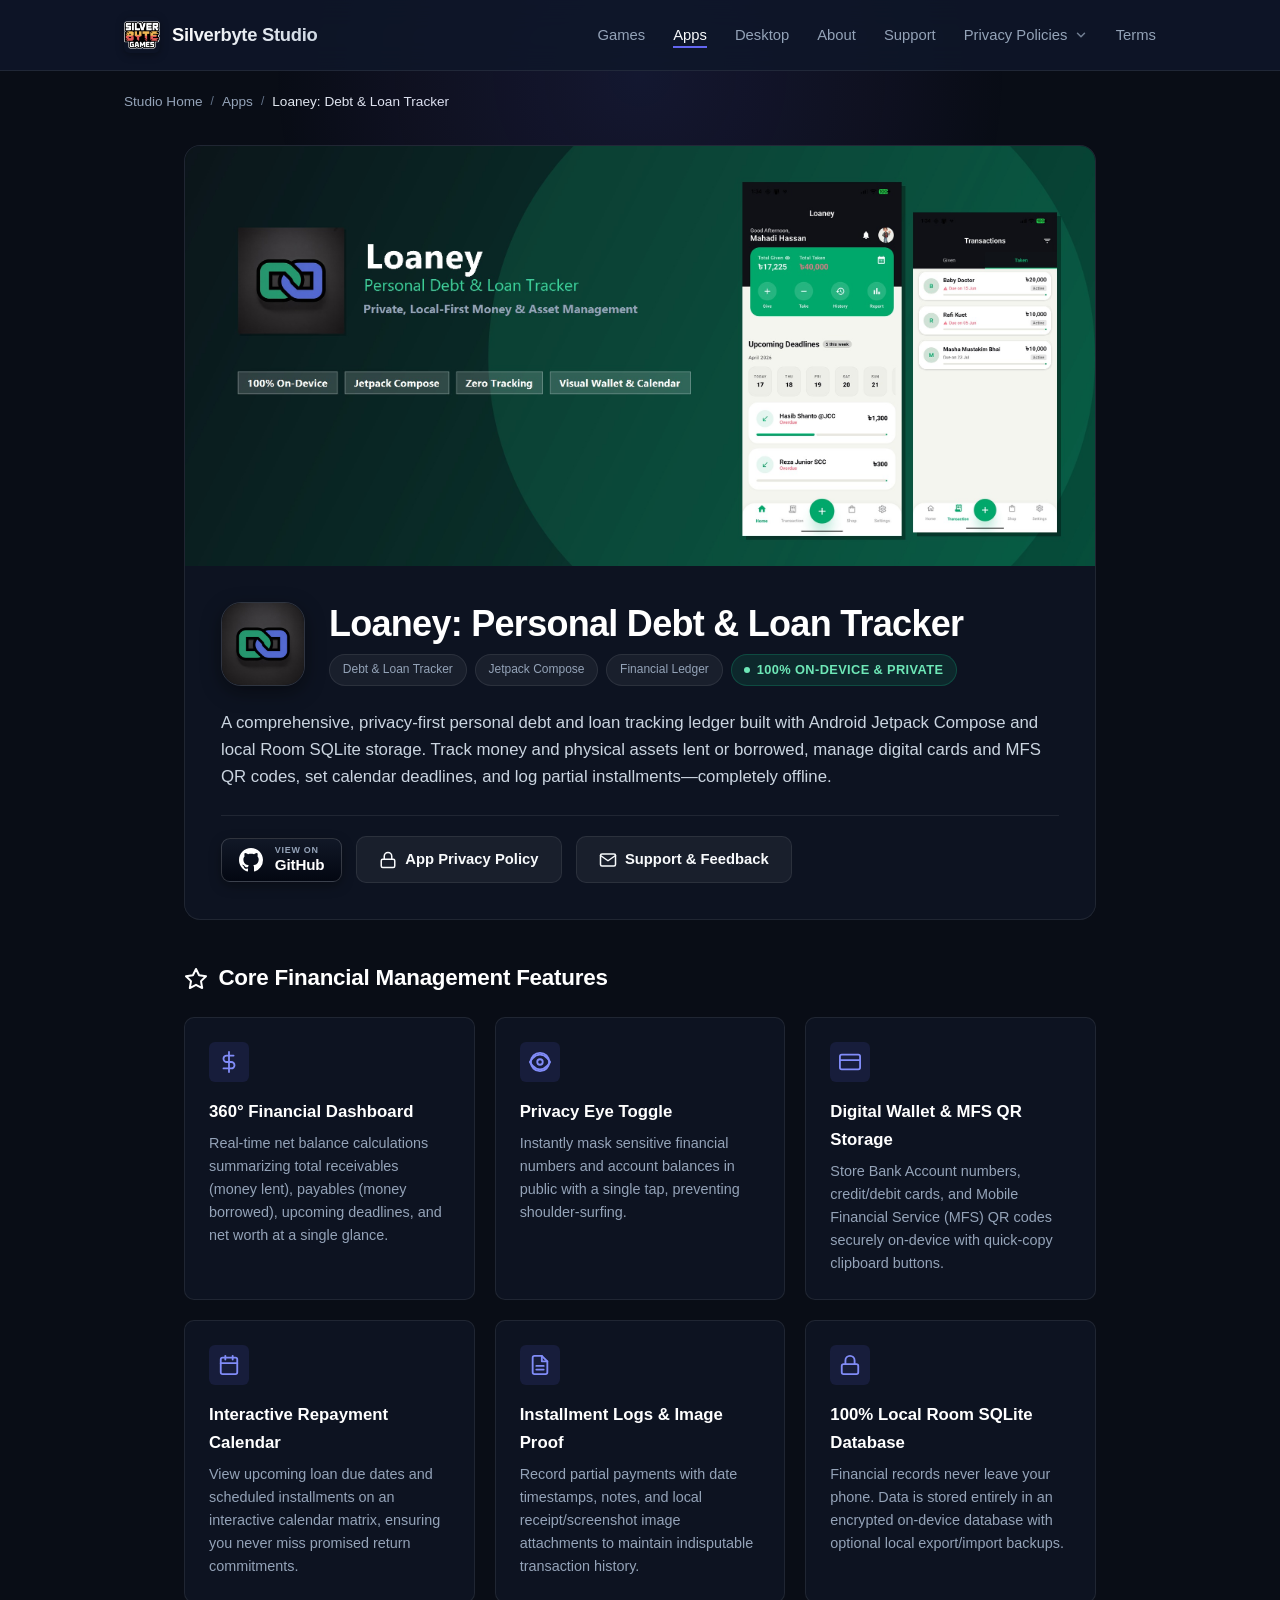
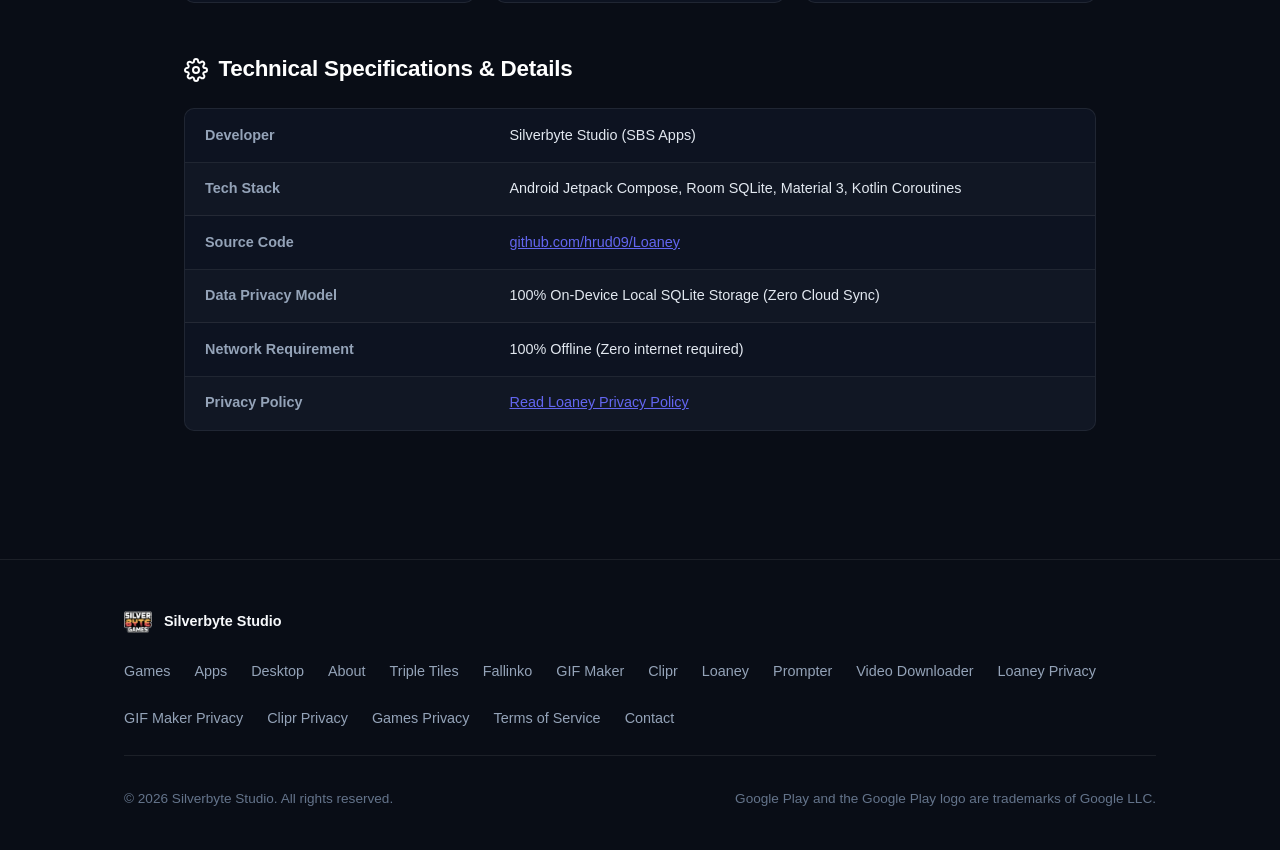
<file: loaney.html>
<!DOCTYPE html>
<html lang="en">
<head>
    <meta charset="UTF-8">
    <meta name="viewport" content="width=device-width, initial-scale=1.0">
    <title>Loaney: Personal Debt &amp; Loan Tracker - Offline Financial Ledger | Silverbyte Studio</title>
    <meta name="description" content="Loaney is a privacy-first personal debt and loan tracker built with Android Jetpack Compose and local Room SQLite storage. Manage loans, digital wallets, MFS QR codes, and repayment schedules.">
    <meta name="robots" content="index, follow">

    <!-- Canonical & Favicon -->
    <link rel="canonical" href="https://silverbytegames.github.io/loaney.html">
    <link rel="icon" type="image/png" href="assets/images/favicon.png">
    <link rel="shortcut icon" href="favicon.ico">
    <link rel="apple-touch-icon" href="assets/images/loaney-icon.png">

    <!-- Open Graph / Social Media -->
    <meta property="og:type" content="website">
    <meta property="og:url" content="https://silverbytegames.github.io/loaney.html">
    <meta property="og:title" content="Loaney: Personal Debt &amp; Loan Tracker | Silverbyte Studio">
    <meta property="og:description" content="Privacy-first personal debt & loan tracking ledger built with Android Jetpack Compose and local Room SQLite storage. 100% on-device.">
    <meta property="og:image" content="https://silverbytegames.github.io/assets/images/loaney-banner.jpg">

    <!-- Twitter Card -->
    <meta name="twitter:card" content="summary_large_image">
    <meta name="twitter:title" content="Loaney: Personal Debt &amp; Loan Tracker | Silverbyte Studio">
    <meta name="twitter:description" content="100% on-device personal debt and loan tracker with digital wallet & calendar reminders.">
    <meta name="twitter:image" content="https://silverbytegames.github.io/assets/images/loaney-banner.jpg">

    <!-- Stylesheets -->
    <link rel="stylesheet" href="assets/css/style.css?v=1.2">

    <!-- Schema.org MobileApplication JSON-LD -->
    <script type="application/ld+json">
    {
      "@context": "https://schema.org",
      "@type": "MobileApplication",
      "name": "Loaney: Personal Debt & Loan Tracker",
      "applicationCategory": "FinanceApplication",
      "operatingSystem": "Android 8.0 and up",
      "inLanguage": "en",
      "offers": {
        "@type": "Offer",
        "price": "0",
        "priceCurrency": "USD"
      },
      "author": {
        "@type": "Organization",
        "name": "Silverbyte Studio"
      },
      "url": "https://silverbytegames.github.io/loaney.html",
      "image": "https://silverbytegames.github.io/assets/images/loaney-banner.jpg"
    }
    </script>
</head>
<body>

    <!-- Site Header & Navigation -->
    <header class="site-header">
        <div class="container">
            <nav class="navbar" aria-label="Main Navigation">
                <a href="index.html" class="brand-link" aria-label="Silverbyte Studio Home">
                    <img src="assets/images/studio-logo.png" alt="Silverbyte Studio Logo" class="brand-logo" width="36" height="36">
                    <span class="brand-title">Silverbyte Studio</span>
                </a>

                <button class="mobile-menu-btn" aria-label="Toggle navigation menu" aria-expanded="false">
                    <svg width="24" height="24" viewBox="0 0 24 24" fill="none" stroke="currentColor" stroke-width="2" stroke-linecap="round" stroke-linejoin="round">
                        <line x1="3" y1="12" x2="21" y2="12"></line>
                        <line x1="3" y1="6" x2="21" y2="6"></line>
                        <line x1="3" y1="18" x2="21" y2="18"></line>
                    </svg>
                </button>

                <ul class="nav-links">
                    <li><a href="index.html#games" class="nav-link">Games</a></li>
                    <li><a href="index.html#apps" class="nav-link active">Apps</a></li>
                    <li><a href="index.html#desktop-apps" class="nav-link">Desktop</a></li>
                    <li><a href="index.html#about" class="nav-link">About</a></li>
                    <li><a href="index.html#support" class="nav-link">Support</a></li>
                    <li class="nav-dropdown">
                        <button type="button" class="nav-link nav-dropdown-toggle" aria-expanded="false" aria-haspopup="true">
                            <span>Privacy Policies</span>
                            <svg class="dropdown-chevron" width="14" height="14" viewBox="0 0 24 24" fill="none" stroke="currentColor" stroke-width="2.5" stroke-linecap="round" stroke-linejoin="round" aria-hidden="true">
                                <polyline points="6 9 12 15 18 9"></polyline>
                            </svg>
                        </button>
                        <div class="dropdown-menu" role="menu">
                            <a href="loaney-privacy-policy.html" class="dropdown-item" role="menuitem">
                                <div class="dropdown-item-icon">
                                    <img src="assets/images/loaney-icon.png" alt="Loaney" width="22" height="22">
                                </div>
                                <div class="dropdown-item-text">
                                    <span class="dropdown-item-title">Loaney Privacy Policy</span>
                                    <span class="dropdown-item-desc">Personal Debt &amp; Loan Tracker</span>
                                </div>
                            </a>
                            <a href="gif-maker-privacy-policy.html" class="dropdown-item" role="menuitem">
                                <div class="dropdown-item-icon">
                                    <img src="assets/images/gif-maker-icon.png" alt="GIF Maker" width="22" height="22">
                                </div>
                                <div class="dropdown-item-text">
                                    <span class="dropdown-item-title">GIF Maker Privacy Policy</span>
                                    <span class="dropdown-item-desc">Video to GIF &amp; Offline Conversion</span>
                                </div>
                            </a>
                            <a href="clipr-privacy-policy.html" class="dropdown-item" role="menuitem">
                                <div class="dropdown-item-icon">
                                    <img src="assets/images/clipr-icon.png" alt="Clipr" width="22" height="22">
                                </div>
                                <div class="dropdown-item-text">
                                    <span class="dropdown-item-title">Clipr Privacy Policy</span>
                                    <span class="dropdown-item-desc">Video Tools &amp; Local Processing</span>
                                </div>
                            </a>
                            <a href="privacy-policy.html" class="dropdown-item" role="menuitem">
                                <div class="dropdown-item-icon">
                                    <img src="assets/images/triple-tiles-icon.png" alt="Triple Tiles" width="22" height="22">
                                </div>
                                <div class="dropdown-item-text">
                                    <span class="dropdown-item-title">Games Privacy Policy</span>
                                    <span class="dropdown-item-desc">Triple Tiles: Face Match Puzzle</span>
                                </div>
                            </a>
                        </div>
                    </li>
                    <li><a href="terms.html" class="nav-link">Terms</a></li>
                </ul>
            </nav>
        </div>
    </header>

    <!-- Breadcrumb Navigation -->
    <div class="container">
        <nav class="breadcrumb-nav" aria-label="Breadcrumbs">
            <ol class="breadcrumb-list">
                <li class="breadcrumb-item"><a href="index.html">Studio Home</a></li>
                <li class="breadcrumb-separator">/</li>
                <li class="breadcrumb-item"><a href="index.html#apps">Apps</a></li>
                <li class="breadcrumb-separator">/</li>
                <li class="breadcrumb-item current" aria-current="page">Loaney: Debt &amp; Loan Tracker</li>
            </ol>
        </nav>
    </div>

    <!-- Main Content -->
    <main class="product-page-container">

        <!-- Product Hero Card -->
        <article class="product-hero">
            <div class="product-hero-banner">
                <img src="assets/images/loaney-banner.jpg" alt="Loaney Personal Debt and Loan Tracker Feature Graphic" width="960" height="420">
            </div>
            <div class="product-hero-body">
                <div class="product-header-main">
                    <img src="assets/images/loaney-icon.png" alt="Loaney App Icon" class="product-icon-large" width="84" height="84">
                    <div class="product-title-group">
                        <h1>Loaney: Personal Debt &amp; Loan Tracker</h1>
                        <div class="tag-list">
                            <span class="badge badge-subtle">Debt &amp; Loan Tracker</span>
                            <span class="badge badge-subtle">Jetpack Compose</span>
                            <span class="badge badge-subtle">Financial Ledger</span>
                            <span class="badge badge-success"><span class="dot"></span> 100% On-Device &amp; Private</span>
                        </div>
                    </div>
                </div>

                <p class="product-tagline">
                    A comprehensive, privacy-first personal debt and loan tracking ledger built with Android Jetpack Compose and local Room SQLite storage. Track money and physical assets lent or borrowed, manage digital cards and MFS QR codes, set calendar deadlines, and log partial installments—completely offline.
                </p>

                <div class="product-actions-bar">
                    <a href="https://github.com/hrud09/Loaney" target="_blank" rel="noopener noreferrer" class="btn-badge">
                        <svg class="btn-badge-icon" width="24" height="24" viewBox="0 0 24 24" fill="currentColor">
                            <path d="M12 0C5.37 0 0 5.37 0 12c0 5.31 3.435 9.795 8.205 11.385.6.105.825-.255.825-.57 0-.285-.015-1.23-.015-2.235-3.015.555-3.795-.735-4.035-1.41-.135-.345-.72-1.41-1.23-1.695-.42-.225-1.02-.78-.015-.795.945-.015 1.62.87 1.845 1.23 1.08 1.815 2.805 1.305 3.495.99.105-.78.42-1.305.765-1.605-2.67-.3-5.46-1.335-5.46-5.925 0-1.305.465-2.385 1.23-3.225-.12-.3-.54-1.53.12-3.18 0 0 1.005-.315 3.3 1.23.96-.27 1.98-.405 3-.405s2.04.135 3 .405c2.295-1.56 3.3-1.23 3.3-1.23.66 1.65.24 2.88.12 3.18.765.84 1.23 1.905 1.23 3.225 0 4.605-2.805 5.625-5.475 5.925.435.375.81 1.095.81 2.22 0 1.605-.015 2.895-.015 3.3 0 .315.225.69.825.57A12.02 12.02 0 0024 12c0-6.63-5.37-12-12-12z"/>
                        </svg>
                        <span class="btn-badge-content">
                            <span class="btn-badge-sub">VIEW ON</span>
                            <span class="btn-badge-title">GitHub</span>
                        </span>
                    </a>
                    <a href="loaney-privacy-policy.html" class="btn btn-secondary">
                        <svg width="18" height="18" viewBox="0 0 24 24" fill="none" stroke="currentColor" stroke-width="2" stroke-linecap="round" stroke-linejoin="round">
                            <rect x="3" y="11" width="18" height="11" rx="2" ry="2"></rect>
                            <path d="M7 11V7a5 5 0 0 1 10 0v4"></path>
                        </svg>
                        App Privacy Policy
                    </a>
                    <a href="mailto:silverbytestudio@gmail.com?subject=[App%20Support]%20Loaney" class="btn btn-secondary">
                        <svg width="18" height="18" viewBox="0 0 24 24" fill="none" stroke="currentColor" stroke-width="2" stroke-linecap="round" stroke-linejoin="round">
                            <path d="M4 4h16c1.1 0 2 .9 2 2v12c0 1.1-.9 2-2 2H4c-1.1 0-2-.9-2-2V6c0-1.1.9-2 2-2z"></path>
                            <polyline points="22,6 12,13 2,6"></polyline>
                        </svg>
                        Support &amp; Feedback
                    </a>
                </div>
            </div>
        </article>

        <!-- Detailed Features Section -->
        <section class="product-section">
            <h2 class="product-section-title">
                <svg width="24" height="24" viewBox="0 0 24 24" fill="none" stroke="currentColor" stroke-width="2" stroke-linecap="round" stroke-linejoin="round">
                    <polygon points="12 2 15.09 8.26 22 9.27 17 14.14 18.18 21.02 12 17.77 5.82 21.02 7 14.14 2 9.27 8.91 8.26 12 2"></polygon>
                </svg>
                Core Financial Management Features
            </h2>

            <div class="product-features-grid">
                <div class="product-feature-card">
                    <div class="product-feature-icon">
                        <svg width="22" height="22" viewBox="0 0 24 24" fill="none" stroke="currentColor" stroke-width="2" stroke-linecap="round" stroke-linejoin="round">
                            <line x1="12" y1="1" x2="12" y2="23"></line>
                            <path d="M17 5H9.5a3.5 3.5 0 0 0 0 7h5a3.5 3.5 0 0 1 0 7H6"></path>
                        </svg>
                    </div>
                    <h3>360° Financial Dashboard</h3>
                    <p>Real-time net balance calculations summarizing total receivables (money lent), payables (money borrowed), upcoming deadlines, and net worth at a single glance.</p>
                </div>

                <div class="product-feature-card">
                    <div class="product-feature-icon">
                        <svg width="22" height="22" viewBox="0 0 24 24" fill="none" stroke="currentColor" stroke-width="2" stroke-linecap="round" stroke-linejoin="round">
                            <circle cx="12" cy="12" r="10"></circle>
                            <path d="M1 12s4-8 11-8 11 8 11 8-4 8-11 8-11-8-11-8z"></path>
                            <circle cx="12" cy="12" r="3"></circle>
                        </svg>
                    </div>
                    <h3>Privacy Eye Toggle</h3>
                    <p>Instantly mask sensitive financial numbers and account balances in public with a single tap, preventing shoulder-surfing.</p>
                </div>

                <div class="product-feature-card">
                    <div class="product-feature-icon">
                        <svg width="22" height="22" viewBox="0 0 24 24" fill="none" stroke="currentColor" stroke-width="2" stroke-linecap="round" stroke-linejoin="round">
                            <rect x="1" y="4" width="22" height="16" rx="2" ry="2"></rect>
                            <line x1="1" y1="10" x2="23" y2="10"></line>
                        </svg>
                    </div>
                    <h3>Digital Wallet &amp; MFS QR Storage</h3>
                    <p>Store Bank Account numbers, credit/debit cards, and Mobile Financial Service (MFS) QR codes securely on-device with quick-copy clipboard buttons.</p>
                </div>

                <div class="product-feature-card">
                    <div class="product-feature-icon">
                        <svg width="22" height="22" viewBox="0 0 24 24" fill="none" stroke="currentColor" stroke-width="2" stroke-linecap="round" stroke-linejoin="round">
                            <rect x="3" y="4" width="18" height="18" rx="2" ry="2"></rect>
                            <line x1="16" y1="2" x2="16" y2="6"></line>
                            <line x1="8" y1="2" x2="8" y2="6"></line>
                            <line x1="3" y1="10" x2="21" y2="10"></line>
                        </svg>
                    </div>
                    <h3>Interactive Repayment Calendar</h3>
                    <p>View upcoming loan due dates and scheduled installments on an interactive calendar matrix, ensuring you never miss promised return commitments.</p>
                </div>

                <div class="product-feature-card">
                    <div class="product-feature-icon">
                        <svg width="22" height="22" viewBox="0 0 24 24" fill="none" stroke="currentColor" stroke-width="2" stroke-linecap="round" stroke-linejoin="round">
                            <path d="M14 2H6a2 2 0 0 0-2 2v16a2 2 0 0 0 2 2h12a2 2 0 0 0 2-2V8z"></path>
                            <polyline points="14 2 14 8 20 8"></polyline>
                            <line x1="16" y1="13" x2="8" y2="13"></line>
                            <line x1="16" y1="17" x2="8" y2="17"></line>
                        </svg>
                    </div>
                    <h3>Installment Logs &amp; Image Proof</h3>
                    <p>Record partial payments with date timestamps, notes, and local receipt/screenshot image attachments to maintain indisputable transaction history.</p>
                </div>

                <div class="product-feature-card">
                    <div class="product-feature-icon">
                        <svg width="22" height="22" viewBox="0 0 24 24" fill="none" stroke="currentColor" stroke-width="2" stroke-linecap="round" stroke-linejoin="round">
                            <rect x="3" y="11" width="18" height="11" rx="2" ry="2"></rect>
                            <path d="M7 11V7a5 5 0 0 1 10 0v4"></path>
                        </svg>
                    </div>
                    <h3>100% Local Room SQLite Database</h3>
                    <p>Financial records never leave your phone. Data is stored entirely in an encrypted on-device database with optional local export/import backups.</p>
                </div>
            </div>
        </section>

        <!-- Technical & Architecture Details -->
        <section class="product-section">
            <h2 class="product-section-title">
                <svg width="24" height="24" viewBox="0 0 24 24" fill="none" stroke="currentColor" stroke-width="2" stroke-linecap="round" stroke-linejoin="round">
                    <circle cx="12" cy="12" r="3"></circle>
                    <path d="M19.4 15a1.65 1.65 0 0 0 .33 1.82l.06.06a2 2 0 0 1 0 2.83 2 2 0 0 1-2.83 0l-.06-.06a1.65 1.65 0 0 0-1.82-.33 1.65 1.65 0 0 0-1 1.51V21a2 2 0 0 1-2 2 2 2 0 0 1-2-2v-.09A1.65 1.65 0 0 0 9 19.4a1.65 1.65 0 0 0-1.82.33l-.06.06a2 2 0 0 1-2.83 0 2 2 0 0 1 0-2.83l.06-.06a1.65 1.65 0 0 0 .33-1.82 1.65 1.65 0 0 0-1.51-1H3a2 2 0 0 1-2-2 2 2 0 0 1 2-2h.09A1.65 1.65 0 0 0 4.6 9a1.65 1.65 0 0 0-.33-1.82l-.06-.06a2 2 0 0 1 0-2.83 2 2 0 0 1 2.83 0l.06.06a1.65 1.65 0 0 0 1.82.33H9a1.65 1.65 0 0 0 1-1.51V3a2 2 0 0 1 2-2 2 2 0 0 1 2 2v.09a1.65 1.65 0 0 0 1 1.51 1.65 1.65 0 0 0 1.82-.33l.06-.06a2 2 0 0 1 2.83 0 2 2 0 0 1 0 2.83l-.06.06a1.65 1.65 0 0 0-.33 1.82V9a1.65 1.65 0 0 0 1.51 1H21a2 2 0 0 1 2 2 2 2 0 0 1-2 2h-.09a1.65 1.65 0 0 0-1.51 1z"></path>
                </svg>
                Technical Specifications &amp; Details
            </h2>

            <div class="specs-card">
                <div class="specs-row">
                    <span class="specs-label">Developer</span>
                    <span class="specs-value">Silverbyte Studio (SBS Apps)</span>
                </div>
                <div class="specs-row">
                    <span class="specs-label">Tech Stack</span>
                    <span class="specs-value">Android Jetpack Compose, Room SQLite, Material 3, Kotlin Coroutines</span>
                </div>
                <div class="specs-row">
                    <span class="specs-label">Source Code</span>
                    <span class="specs-value"><a href="https://github.com/hrud09/Loaney" target="_blank" rel="noopener noreferrer" style="color: var(--primary); text-decoration: underline;">github.com/hrud09/Loaney</a></span>
                </div>
                <div class="specs-row">
                    <span class="specs-label">Data Privacy Model</span>
                    <span class="specs-value">100% On-Device Local SQLite Storage (Zero Cloud Sync)</span>
                </div>
                <div class="specs-row">
                    <span class="specs-label">Network Requirement</span>
                    <span class="specs-value">100% Offline (Zero internet required)</span>
                </div>
                <div class="specs-row">
                    <span class="specs-label">Privacy Policy</span>
                    <span class="specs-value"><a href="loaney-privacy-policy.html" style="color: var(--primary); text-decoration: underline;">Read Loaney Privacy Policy</a></span>
                </div>
            </div>
        </section>

    </main>

    <!-- Site Footer -->
    <footer class="site-footer">
        <div class="container">
            <div class="footer-top">
                <div class="footer-brand">
                    <img src="assets/images/studio-logo.png" alt="Silverbyte Studio Logo" width="28" height="28" style="border-radius: 4px;">
                    <span>Silverbyte Studio</span>
                </div>
                <ul class="footer-links">
                    <li><a href="index.html#games">Games</a></li>
                    <li><a href="index.html#apps">Apps</a></li>
                    <li><a href="index.html#desktop-apps">Desktop</a></li>
                    <li><a href="index.html#about">About</a></li>
                    <li><a href="triple-tiles.html">Triple Tiles</a></li>
                    <li><a href="fallinko.html">Fallinko</a></li>
                    <li><a href="gif-maker.html">GIF Maker</a></li>
                    <li><a href="clipr.html">Clipr</a></li>
                    <li><a href="loaney.html">Loaney</a></li>
                    <li><a href="prompter.html">Prompter</a></li>
                    <li><a href="video-downloader.html">Video Downloader</a></li>
                    <li><a href="loaney-privacy-policy.html">Loaney Privacy</a></li>
                    <li><a href="gif-maker-privacy-policy.html">GIF Maker Privacy</a></li>
                    <li><a href="clipr-privacy-policy.html">Clipr Privacy</a></li>
                    <li><a href="privacy-policy.html">Games Privacy</a></li>
                    <li><a href="terms.html">Terms of Service</a></li>
                    <li><a href="mailto:silverbytestudio@gmail.com">Contact</a></li>
                </ul>
            </div>
            <div class="footer-bottom">
                <p>&copy; <span id="current-year">2026</span> Silverbyte Studio. All rights reserved.</p>
                <p>Google Play and the Google Play logo are trademarks of Google LLC.</p>
            </div>
        </div>
    </footer>

    <!-- Script -->
    <script src="assets/js/main.js?v=1.1"></script>
</body>
</html>
</file>
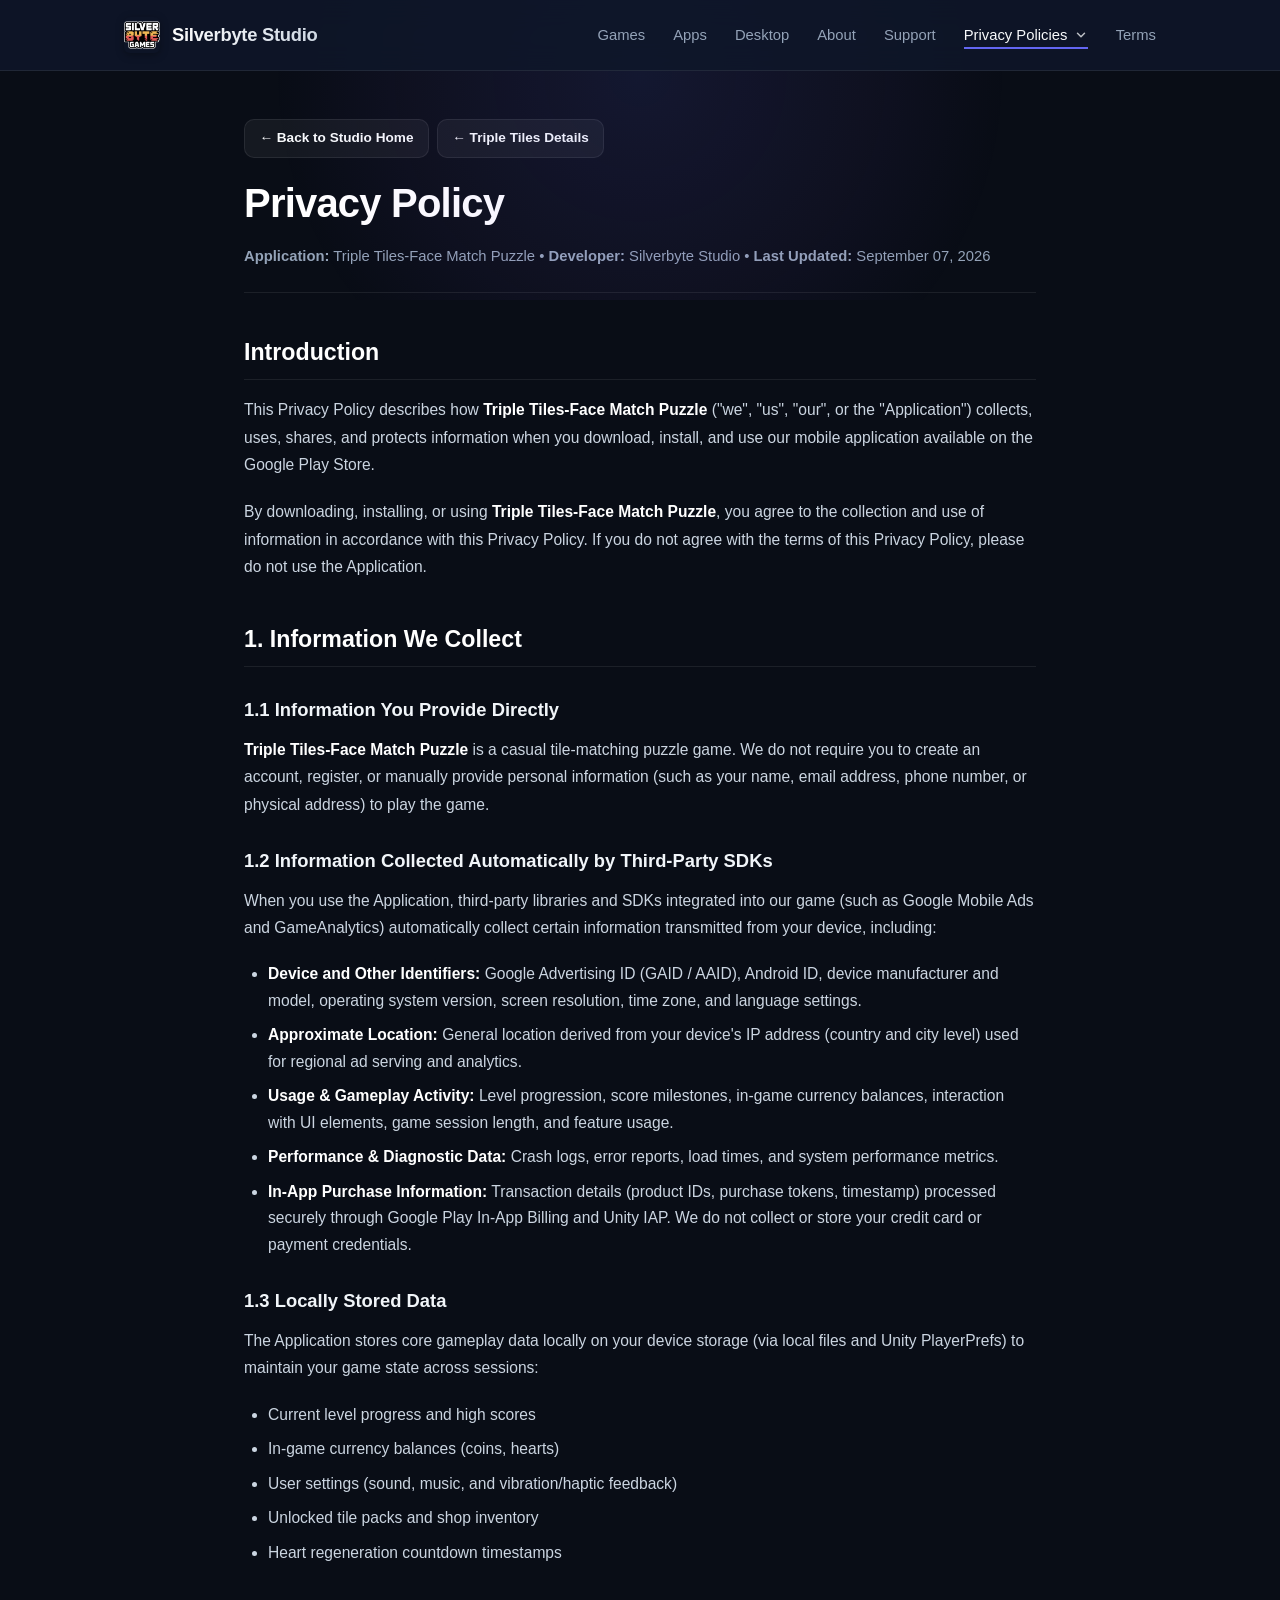
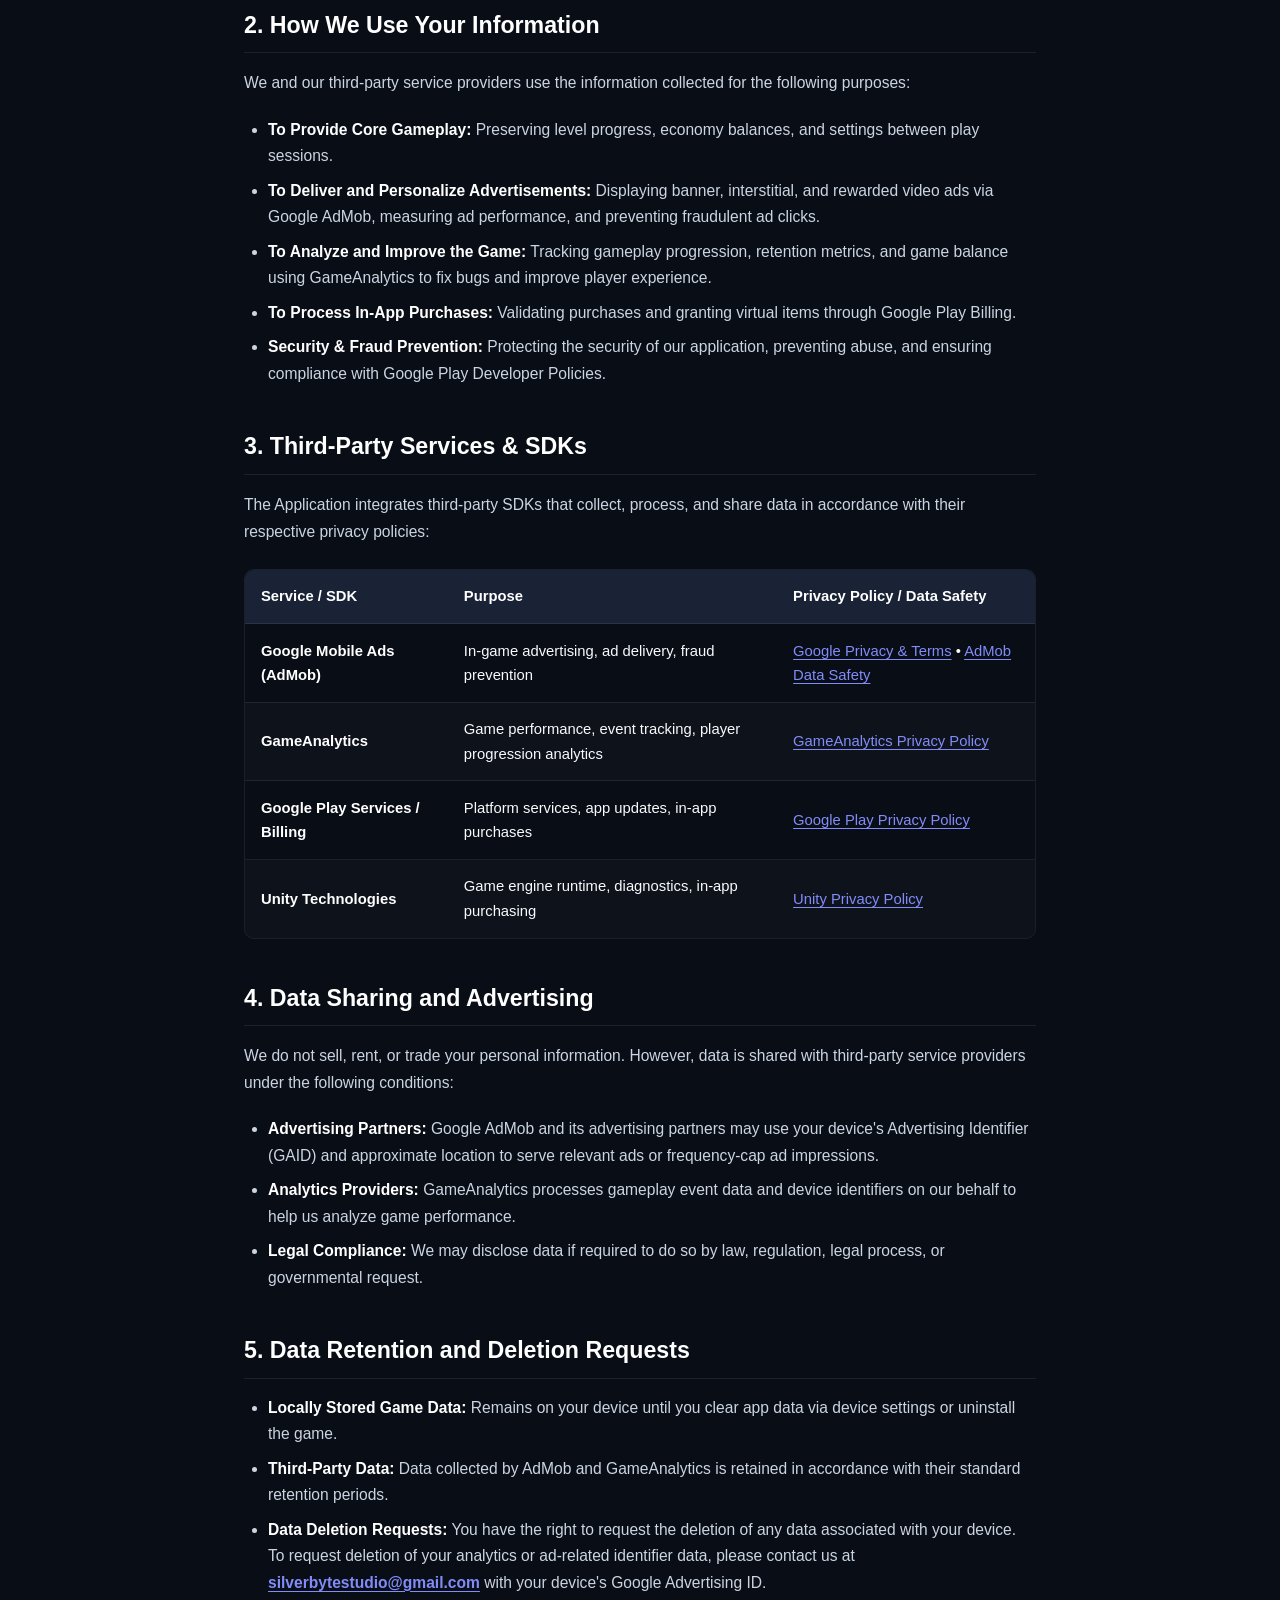
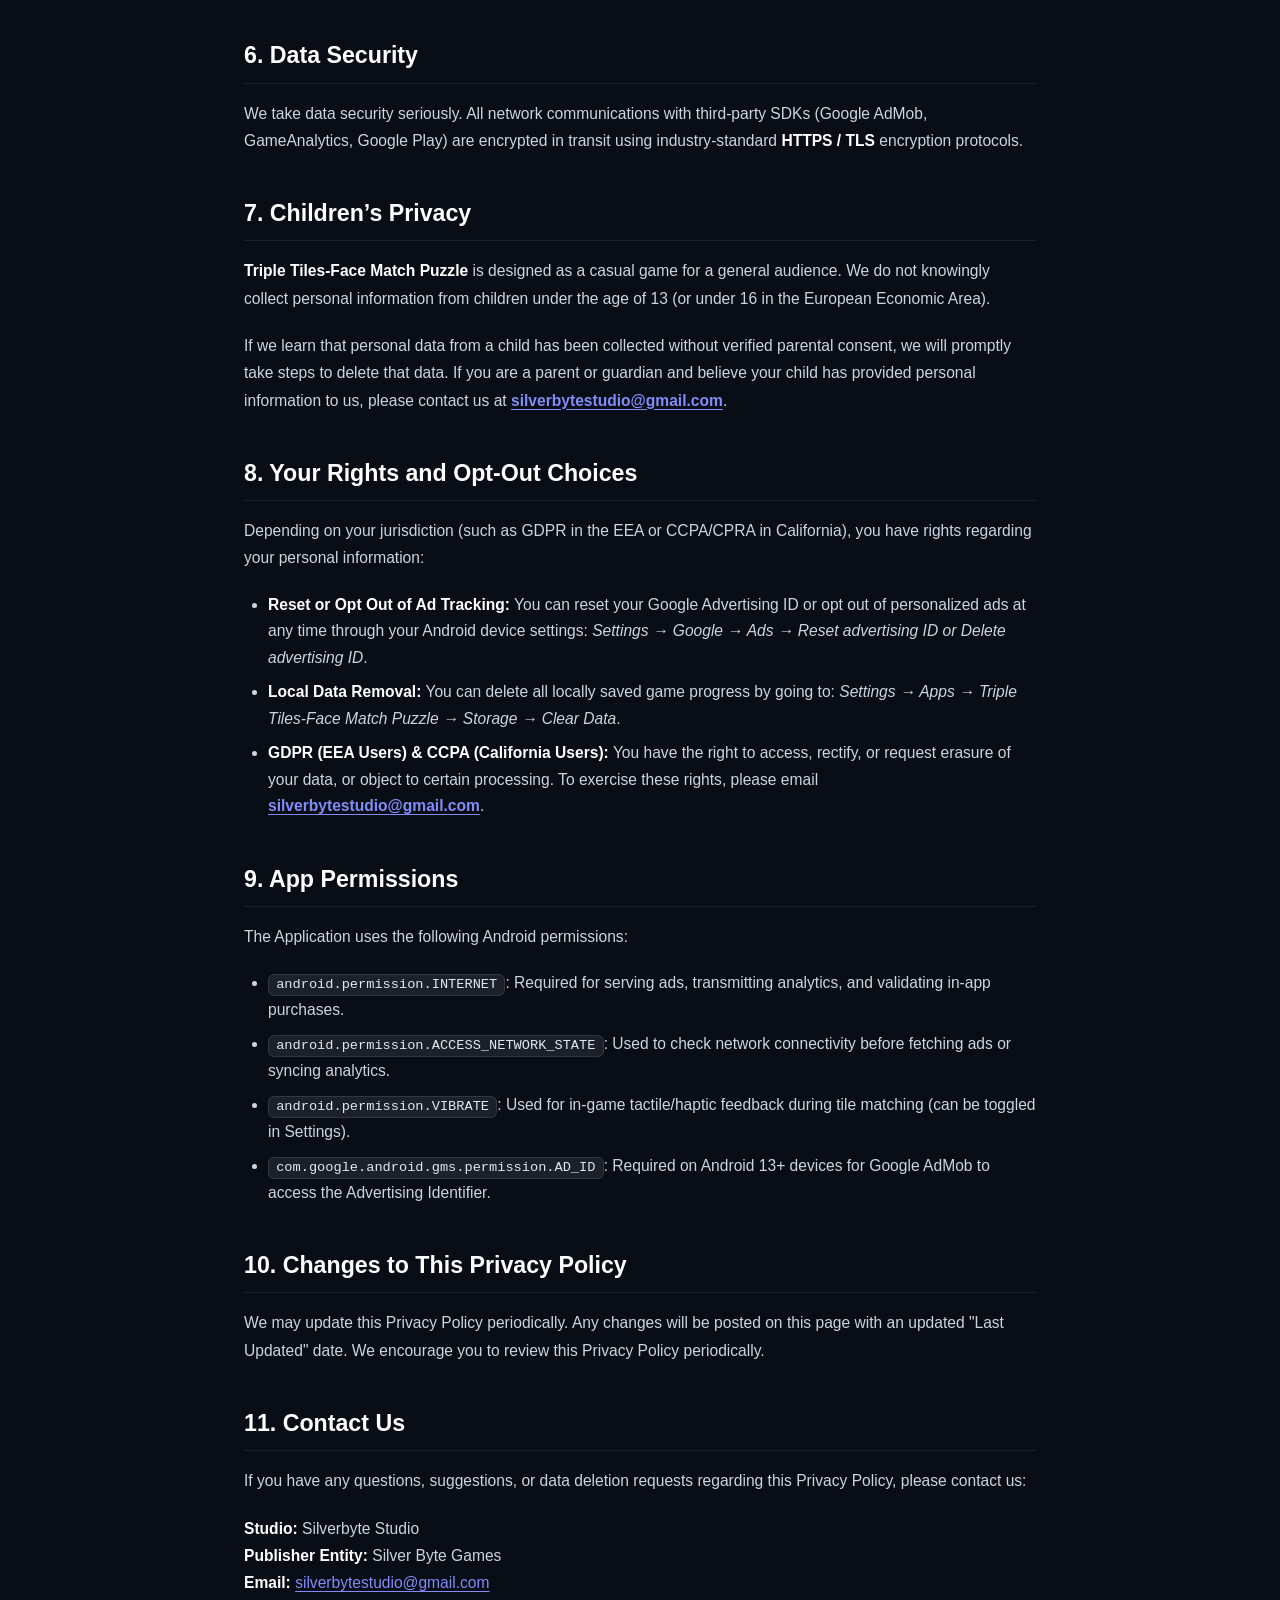
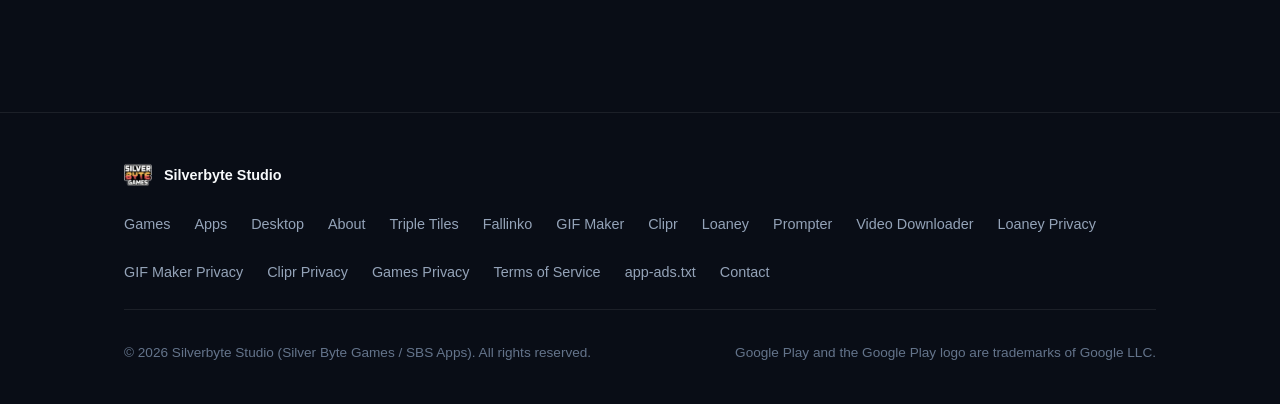
<file: privacy-policy.html>
<!DOCTYPE html>
<html lang="en">
<head>
    <meta charset="UTF-8">
    <meta name="viewport" content="width=device-width, initial-scale=1.0">
    <title>Privacy Policy - Triple Tiles: Face Match Puzzle | Silverbyte Studio</title>
    <meta name="description" content="Privacy Policy for Triple Tiles: Face Match Puzzle, developed by Silverbyte Studio (Silver Byte Games). Details on data collection, SDK integrations, and user rights.">
    <meta name="robots" content="index, follow">

    <!-- Canonical & Favicon -->
    <link rel="canonical" href="https://silverbytegames.github.io/privacy-policy.html">
    <link rel="icon" type="image/png" href="assets/images/favicon.png">
    <link rel="shortcut icon" href="favicon.ico">
    <link rel="apple-touch-icon" href="assets/images/studio-logo.png">

    <!-- Stylesheet -->
    <link rel="stylesheet" href="assets/css/style.css?v=1.1">
</head>
<body>

    <!-- Site Header & Navigation -->
    <header class="site-header">
        <div class="container">
            <nav class="navbar" aria-label="Main Navigation">
                <a href="index.html" class="brand-link" aria-label="Silverbyte Studio Home">
                    <img src="assets/images/studio-logo.png" alt="Silverbyte Studio Logo" class="brand-logo" width="36" height="36">
                    <span class="brand-title">Silverbyte Studio</span>
                </a>

                <button class="mobile-menu-btn" aria-label="Toggle navigation menu" aria-expanded="false">
                    <svg width="24" height="24" viewBox="0 0 24 24" fill="none" stroke="currentColor" stroke-width="2" stroke-linecap="round" stroke-linejoin="round">
                        <line x1="3" y1="12" x2="21" y2="12"></line>
                        <line x1="3" y1="6" x2="21" y2="6"></line>
                        <line x1="3" y1="18" x2="21" y2="18"></line>
                    </svg>
                </button>

                <ul class="nav-links">
                    <li><a href="index.html#games" class="nav-link">Games</a></li>
                    <li><a href="index.html#apps" class="nav-link">Apps</a></li>
                    <li><a href="index.html#desktop-apps" class="nav-link">Desktop</a></li>
                    <li><a href="index.html#about" class="nav-link">About</a></li>
                    <li><a href="index.html#support" class="nav-link">Support</a></li>
                    <li class="nav-dropdown">
                        <button type="button" class="nav-link nav-dropdown-toggle active" aria-expanded="false" aria-haspopup="true">
                            <span>Privacy Policies</span>
                            <svg class="dropdown-chevron" width="14" height="14" viewBox="0 0 24 24" fill="none" stroke="currentColor" stroke-width="2.5" stroke-linecap="round" stroke-linejoin="round" aria-hidden="true">
                                <polyline points="6 9 12 15 18 9"></polyline>
                            </svg>
                        </button>
                        <div class="dropdown-menu" role="menu">
                            <a href="loaney-privacy-policy.html" class="dropdown-item" role="menuitem">
                                <div class="dropdown-item-icon">
                                    <img src="assets/images/loaney-icon.png" alt="Loaney" width="22" height="22">
                                </div>
                                <div class="dropdown-item-text">
                                    <span class="dropdown-item-title">Loaney Privacy Policy</span>
                                    <span class="dropdown-item-desc">Personal Debt &amp; Loan Tracker</span>
                                </div>
                            </a>
                            <a href="gif-maker-privacy-policy.html" class="dropdown-item" role="menuitem">
                                <div class="dropdown-item-icon">
                                    <img src="assets/images/gif-maker-icon.png" alt="GIF Maker" width="22" height="22">
                                </div>
                                <div class="dropdown-item-text">
                                    <span class="dropdown-item-title">GIF Maker Privacy Policy</span>
                                    <span class="dropdown-item-desc">Video to GIF &amp; Offline Conversion</span>
                                </div>
                            </a>
                            <a href="clipr-privacy-policy.html" class="dropdown-item" role="menuitem">
                                <div class="dropdown-item-icon">
                                    <img src="assets/images/clipr-icon.png" alt="Clipr" width="22" height="22">
                                </div>
                                <div class="dropdown-item-text">
                                    <span class="dropdown-item-title">Clipr Privacy Policy</span>
                                    <span class="dropdown-item-desc">Video Tools &amp; Local Processing</span>
                                </div>
                            </a>
                            <a href="privacy-policy.html" class="dropdown-item active" role="menuitem">
                                <div class="dropdown-item-icon">
                                    <img src="assets/images/triple-tiles-icon.png" alt="Triple Tiles" width="22" height="22">
                                </div>
                                <div class="dropdown-item-text">
                                    <span class="dropdown-item-title">Games Privacy Policy</span>
                                    <span class="dropdown-item-desc">Triple Tiles: Face Match Puzzle</span>
                                </div>
                            </a>
                        </div>
                    </li>
                    <li><a href="terms.html" class="nav-link">Terms</a></li>
                </ul>
            </nav>
        </div>
    </header>

    <!-- Main Content Container -->
    <main class="legal-container">
        <div class="legal-header">
            <div style="margin-bottom: 0.75rem; display: flex; gap: 0.5rem; flex-wrap: wrap;">
                <a href="index.html" class="btn btn-secondary btn-sm" style="display: inline-flex; align-items: center; gap: 0.4rem;">
                    &larr; Back to Studio Home
                </a>
                <a href="triple-tiles.html" class="btn btn-secondary btn-sm" style="display: inline-flex; align-items: center; gap: 0.4rem;">
                    &larr; Triple Tiles Details
                </a>
            </div>
            <h1>Privacy Policy</h1>
            <p class="legal-meta">
                <strong>Application:</strong> Triple Tiles-Face Match Puzzle &bull;
                <strong>Developer:</strong> Silverbyte Studio &bull;
                <strong>Last Updated:</strong> September 07, 2026
            </p>
        </div>

        <article class="legal-content">
            <h2>Introduction</h2>
            <p>This Privacy Policy describes how <strong>Triple Tiles-Face Match Puzzle</strong> ("we", "us", "our", or the "Application") collects, uses, shares, and protects information when you download, install, and use our mobile application available on the Google Play Store.</p>
            <p>By downloading, installing, or using <strong>Triple Tiles-Face Match Puzzle</strong>, you agree to the collection and use of information in accordance with this Privacy Policy. If you do not agree with the terms of this Privacy Policy, please do not use the Application.</p>

            <h2>1. Information We Collect</h2>

            <h3>1.1 Information You Provide Directly</h3>
            <p><strong>Triple Tiles-Face Match Puzzle</strong> is a casual tile-matching puzzle game. We do not require you to create an account, register, or manually provide personal information (such as your name, email address, phone number, or physical address) to play the game.</p>

            <h3>1.2 Information Collected Automatically by Third-Party SDKs</h3>
            <p>When you use the Application, third-party libraries and SDKs integrated into our game (such as Google Mobile Ads and GameAnalytics) automatically collect certain information transmitted from your device, including:</p>
            <ul>
                <li><strong>Device and Other Identifiers:</strong> Google Advertising ID (GAID / AAID), Android ID, device manufacturer and model, operating system version, screen resolution, time zone, and language settings.</li>
                <li><strong>Approximate Location:</strong> General location derived from your device's IP address (country and city level) used for regional ad serving and analytics.</li>
                <li><strong>Usage &amp; Gameplay Activity:</strong> Level progression, score milestones, in-game currency balances, interaction with UI elements, game session length, and feature usage.</li>
                <li><strong>Performance &amp; Diagnostic Data:</strong> Crash logs, error reports, load times, and system performance metrics.</li>
                <li><strong>In-App Purchase Information:</strong> Transaction details (product IDs, purchase tokens, timestamp) processed securely through Google Play In-App Billing and Unity IAP. We do not collect or store your credit card or payment credentials.</li>
            </ul>

            <h3>1.3 Locally Stored Data</h3>
            <p>The Application stores core gameplay data locally on your device storage (via local files and Unity PlayerPrefs) to maintain your game state across sessions:</p>
            <ul>
                <li>Current level progress and high scores</li>
                <li>In-game currency balances (coins, hearts)</li>
                <li>User settings (sound, music, and vibration/haptic feedback)</li>
                <li>Unlocked tile packs and shop inventory</li>
                <li>Heart regeneration countdown timestamps</li>
            </ul>

            <h2>2. How We Use Your Information</h2>
            <p>We and our third-party service providers use the information collected for the following purposes:</p>
            <ul>
                <li><strong>To Provide Core Gameplay:</strong> Preserving level progress, economy balances, and settings between play sessions.</li>
                <li><strong>To Deliver and Personalize Advertisements:</strong> Displaying banner, interstitial, and rewarded video ads via Google AdMob, measuring ad performance, and preventing fraudulent ad clicks.</li>
                <li><strong>To Analyze and Improve the Game:</strong> Tracking gameplay progression, retention metrics, and game balance using GameAnalytics to fix bugs and improve player experience.</li>
                <li><strong>To Process In-App Purchases:</strong> Validating purchases and granting virtual items through Google Play Billing.</li>
                <li><strong>Security &amp; Fraud Prevention:</strong> Protecting the security of our application, preventing abuse, and ensuring compliance with Google Play Developer Policies.</li>
            </ul>

            <h2>3. Third-Party Services &amp; SDKs</h2>
            <p>The Application integrates third-party SDKs that collect, process, and share data in accordance with their respective privacy policies:</p>

            <div class="table-responsive">
                <table class="legal-table">
                    <thead>
                        <tr>
                            <th>Service / SDK</th>
                            <th>Purpose</th>
                            <th>Privacy Policy / Data Safety</th>
                        </tr>
                    </thead>
                    <tbody>
                        <tr>
                            <td><strong>Google Mobile Ads (AdMob)</strong></td>
                            <td>In-game advertising, ad delivery, fraud prevention</td>
                            <td><a href="https://policies.google.com/privacy" target="_blank" rel="noopener noreferrer">Google Privacy &amp; Terms</a> &bull; <a href="https://support.google.com/admob/answer/10416975" target="_blank" rel="noopener noreferrer">AdMob Data Safety</a></td>
                        </tr>
                        <tr>
                            <td><strong>GameAnalytics</strong></td>
                            <td>Game performance, event tracking, player progression analytics</td>
                            <td><a href="https://gameanalytics.com/privacy/" target="_blank" rel="noopener noreferrer">GameAnalytics Privacy Policy</a></td>
                        </tr>
                        <tr>
                            <td><strong>Google Play Services / Billing</strong></td>
                            <td>Platform services, app updates, in-app purchases</td>
                            <td><a href="https://policies.google.com/privacy" target="_blank" rel="noopener noreferrer">Google Play Privacy Policy</a></td>
                        </tr>
                        <tr>
                            <td><strong>Unity Technologies</strong></td>
                            <td>Game engine runtime, diagnostics, in-app purchasing</td>
                            <td><a href="https://unity.com/legal/privacy-policy" target="_blank" rel="noopener noreferrer">Unity Privacy Policy</a></td>
                        </tr>
                    </tbody>
                </table>
            </div>

            <h2>4. Data Sharing and Advertising</h2>
            <p>We do not sell, rent, or trade your personal information. However, data is shared with third-party service providers under the following conditions:</p>
            <ul>
                <li><strong>Advertising Partners:</strong> Google AdMob and its advertising partners may use your device's Advertising Identifier (GAID) and approximate location to serve relevant ads or frequency-cap ad impressions.</li>
                <li><strong>Analytics Providers:</strong> GameAnalytics processes gameplay event data and device identifiers on our behalf to help us analyze game performance.</li>
                <li><strong>Legal Compliance:</strong> We may disclose data if required to do so by law, regulation, legal process, or governmental request.</li>
            </ul>

            <h2>5. Data Retention and Deletion Requests</h2>
            <ul>
                <li><strong>Locally Stored Game Data:</strong> Remains on your device until you clear app data via device settings or uninstall the game.</li>
                <li><strong>Third-Party Data:</strong> Data collected by AdMob and GameAnalytics is retained in accordance with their standard retention periods.</li>
                <li><strong>Data Deletion Requests:</strong> You have the right to request the deletion of any data associated with your device. To request deletion of your analytics or ad-related identifier data, please contact us at <strong><a href="mailto:silverbytestudio@gmail.com">silverbytestudio@gmail.com</a></strong> with your device's Google Advertising ID.</li>
            </ul>

            <h2>6. Data Security</h2>
            <p>We take data security seriously. All network communications with third-party SDKs (Google AdMob, GameAnalytics, Google Play) are encrypted in transit using industry-standard <strong>HTTPS / TLS</strong> encryption protocols.</p>

            <h2>7. Children’s Privacy</h2>
            <p><strong>Triple Tiles-Face Match Puzzle</strong> is designed as a casual game for a general audience. We do not knowingly collect personal information from children under the age of 13 (or under 16 in the European Economic Area).</p>
            <p>If we learn that personal data from a child has been collected without verified parental consent, we will promptly take steps to delete that data. If you are a parent or guardian and believe your child has provided personal information to us, please contact us at <strong><a href="mailto:silverbytestudio@gmail.com">silverbytestudio@gmail.com</a></strong>.</p>

            <h2>8. Your Rights and Opt-Out Choices</h2>
            <p>Depending on your jurisdiction (such as GDPR in the EEA or CCPA/CPRA in California), you have rights regarding your personal information:</p>
            <ul>
                <li><strong>Reset or Opt Out of Ad Tracking:</strong> You can reset your Google Advertising ID or opt out of personalized ads at any time through your Android device settings: <em>Settings &rarr; Google &rarr; Ads &rarr; Reset advertising ID or Delete advertising ID</em>.</li>
                <li><strong>Local Data Removal:</strong> You can delete all locally saved game progress by going to: <em>Settings &rarr; Apps &rarr; Triple Tiles-Face Match Puzzle &rarr; Storage &rarr; Clear Data</em>.</li>
                <li><strong>GDPR (EEA Users) &amp; CCPA (California Users):</strong> You have the right to access, rectify, or request erasure of your data, or object to certain processing. To exercise these rights, please email <strong><a href="mailto:silverbytestudio@gmail.com">silverbytestudio@gmail.com</a></strong>.</li>
            </ul>

            <h2>9. App Permissions</h2>
            <p>The Application uses the following Android permissions:</p>
            <ul>
                <li><code>android.permission.INTERNET</code>: Required for serving ads, transmitting analytics, and validating in-app purchases.</li>
                <li><code>android.permission.ACCESS_NETWORK_STATE</code>: Used to check network connectivity before fetching ads or syncing analytics.</li>
                <li><code>android.permission.VIBRATE</code>: Used for in-game tactile/haptic feedback during tile matching (can be toggled in Settings).</li>
                <li><code>com.google.android.gms.permission.AD_ID</code>: Required on Android 13+ devices for Google AdMob to access the Advertising Identifier.</li>
            </ul>

            <h2>10. Changes to This Privacy Policy</h2>
            <p>We may update this Privacy Policy periodically. Any changes will be posted on this page with an updated "Last Updated" date. We encourage you to review this Privacy Policy periodically.</p>

            <h2>11. Contact Us</h2>
            <p>If you have any questions, suggestions, or data deletion requests regarding this Privacy Policy, please contact us:</p>
            <p style="margin-top: 0.5rem;">
                <strong>Studio:</strong> Silverbyte Studio<br>
                <strong>Publisher Entity:</strong> Silver Byte Games<br>
                <strong>Email:</strong> <a href="mailto:silverbytestudio@gmail.com">silverbytestudio@gmail.com</a>
            </p>
        </article>
    </main>

    <!-- Site Footer -->
    <footer class="site-footer">
        <div class="container">
            <div class="footer-top">
                <div class="footer-brand">
                    <img src="assets/images/studio-logo.png" alt="Silverbyte Studio Logo" width="28" height="28" style="border-radius: 4px;">
                    <span>Silverbyte Studio</span>
                </div>
                <ul class="footer-links">
                    <li><a href="index.html#games">Games</a></li>
                    <li><a href="index.html#apps">Apps</a></li>
                    <li><a href="index.html#desktop-apps">Desktop</a></li>
                    <li><a href="index.html#about">About</a></li>
                    <li><a href="triple-tiles.html">Triple Tiles</a></li>
                    <li><a href="fallinko.html">Fallinko</a></li>
                    <li><a href="gif-maker.html">GIF Maker</a></li>
                    <li><a href="clipr.html">Clipr</a></li>
                    <li><a href="loaney.html">Loaney</a></li>
                    <li><a href="prompter.html">Prompter</a></li>
                    <li><a href="video-downloader.html">Video Downloader</a></li>
                    <li><a href="loaney-privacy-policy.html">Loaney Privacy</a></li>
                    <li><a href="gif-maker-privacy-policy.html">GIF Maker Privacy</a></li>
                    <li><a href="clipr-privacy-policy.html">Clipr Privacy</a></li>
                    <li><a href="privacy-policy.html">Games Privacy</a></li>
                    <li><a href="terms.html">Terms of Service</a></li>
                    <li><a href="app-ads.txt" target="_blank">app-ads.txt</a></li>
                    <li><a href="mailto:silverbytestudio@gmail.com">Contact</a></li>
                </ul>
            </div>
            <div class="footer-bottom">
                <p>&copy; <span id="current-year">2026</span> Silverbyte Studio (Silver Byte Games / SBS Apps). All rights reserved.</p>
                <p>Google Play and the Google Play logo are trademarks of Google LLC.</p>
            </div>
        </div>
    </footer>

    <!-- Script -->
    <script src="assets/js/main.js?v=1.1"></script>
</body>
</html>
</file>
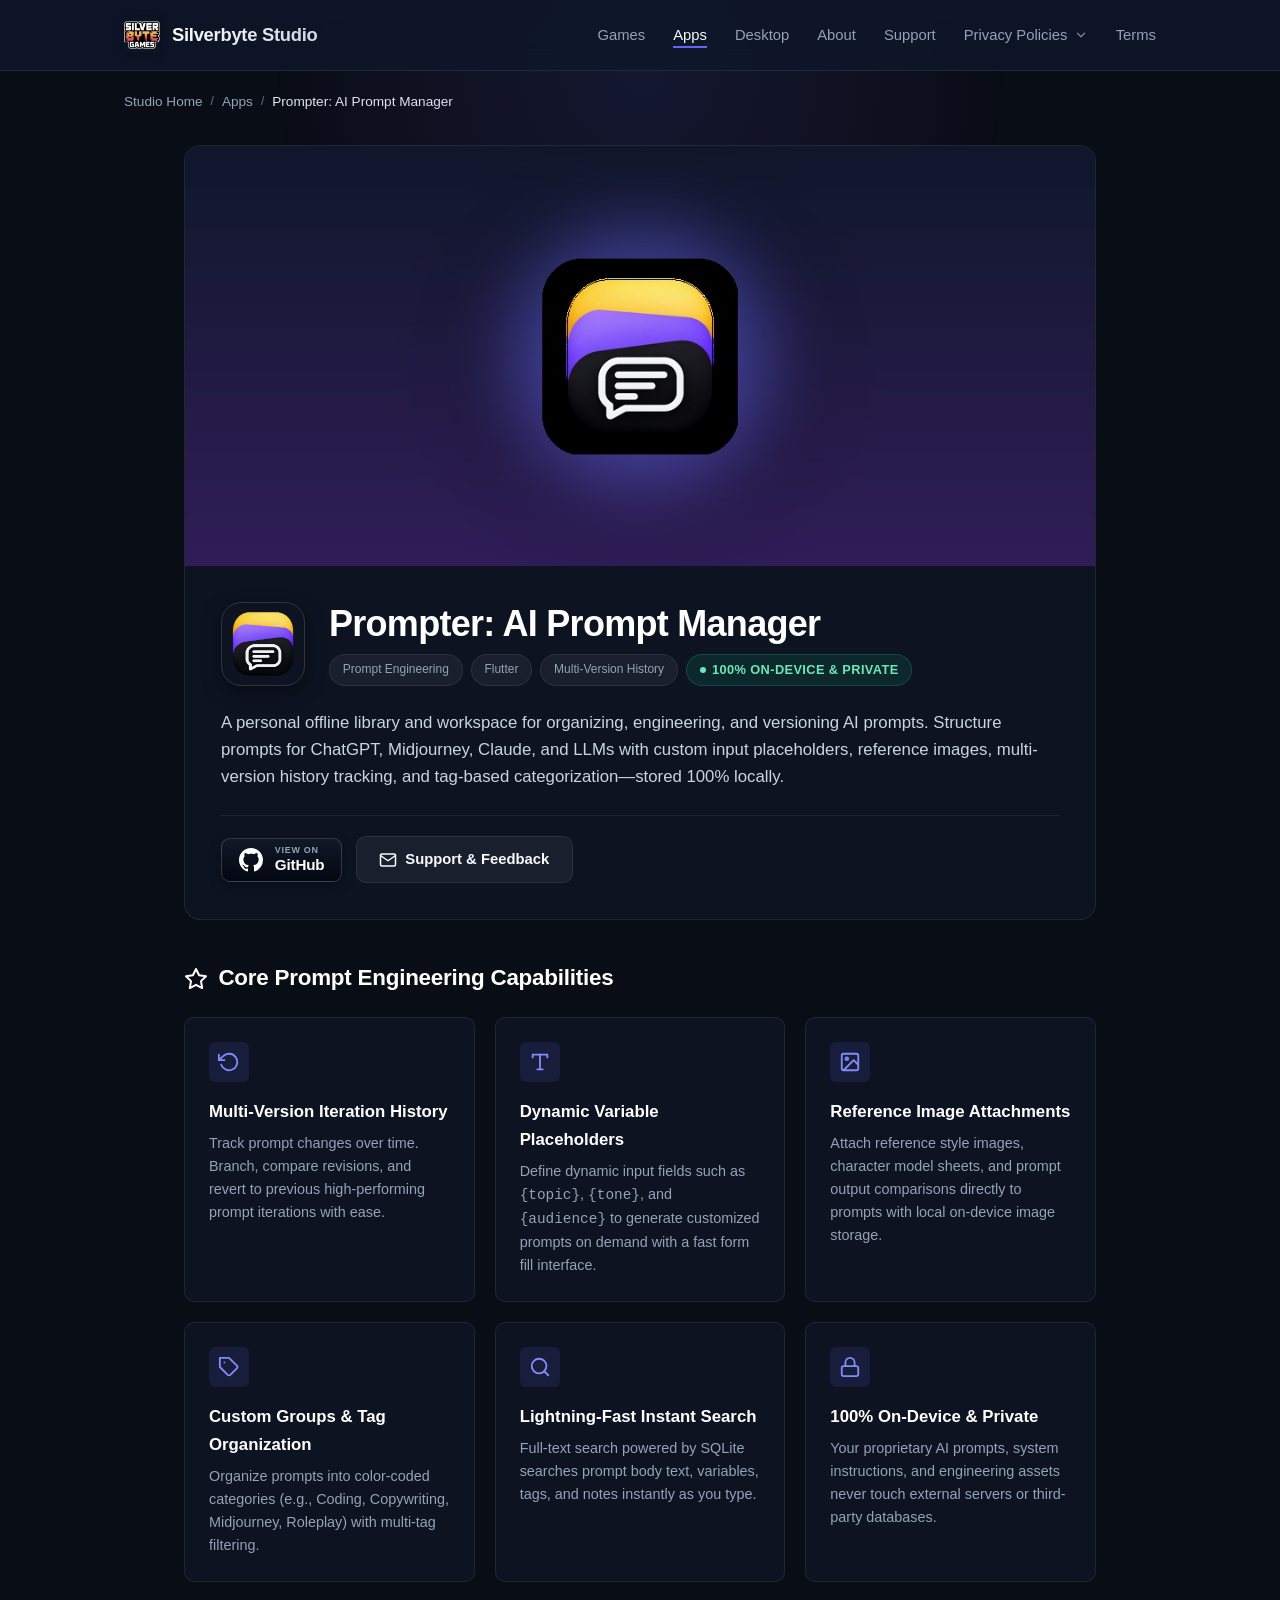
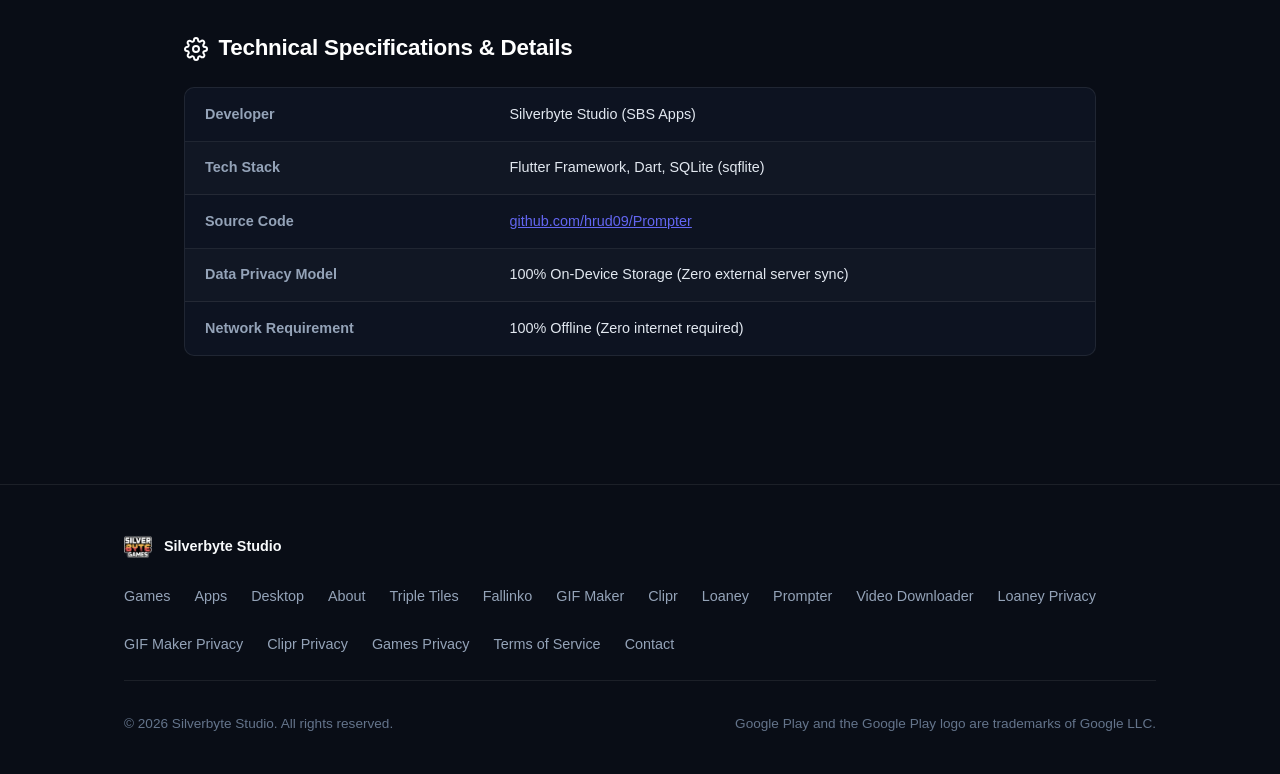
<file: prompter.html>
<!DOCTYPE html>
<html lang="en">
<head>
    <meta charset="UTF-8">
    <meta name="viewport" content="width=device-width, initial-scale=1.0">
    <title>Prompter: AI Prompt Manager - Offline Prompt Engineering Studio | Silverbyte Studio</title>
    <meta name="description" content="Prompter is a personal offline workspace for organizing, engineering, and versioning AI prompts for LLMs and image models. Built with Flutter and SQLite.">
    <meta name="robots" content="index, follow">

    <!-- Canonical & Favicon -->
    <link rel="canonical" href="https://silverbytegames.github.io/prompter.html">
    <link rel="icon" type="image/png" href="assets/images/favicon.png">
    <link rel="shortcut icon" href="favicon.ico">
    <link rel="apple-touch-icon" href="assets/images/prompter-icon.png">

    <!-- Open Graph / Social Media -->
    <meta property="og:type" content="website">
    <meta property="og:url" content="https://silverbytegames.github.io/prompter.html">
    <meta property="og:title" content="Prompter: AI Prompt Manager | Silverbyte Studio">
    <meta property="og:description" content="Personal offline workspace for organizing, engineering, and versioning AI prompts for ChatGPT, Midjourney, Claude, and LLMs.">
    <meta property="og:image" content="https://silverbytegames.github.io/assets/images/prompter-banner.jpg">

    <!-- Twitter Card -->
    <meta name="twitter:card" content="summary_large_image">
    <meta name="twitter:title" content="Prompter: AI Prompt Manager | Silverbyte Studio">
    <meta name="twitter:description" content="Offline prompt engineering workspace with multi-version history and dynamic placeholders.">
    <meta name="twitter:image" content="https://silverbytegames.github.io/assets/images/prompter-banner.jpg">

    <!-- Stylesheets -->
    <link rel="stylesheet" href="assets/css/style.css?v=1.2">

    <!-- Schema.org MobileApplication JSON-LD -->
    <script type="application/ld+json">
    {
      "@context": "https://schema.org",
      "@type": "MobileApplication",
      "name": "Prompter: AI Prompt Manager",
      "applicationCategory": "ProductivityApplication",
      "operatingSystem": "Android, iOS, Desktop",
      "inLanguage": "en",
      "offers": {
        "@type": "Offer",
        "price": "0",
        "priceCurrency": "USD"
      },
      "author": {
        "@type": "Organization",
        "name": "Silverbyte Studio"
      },
      "url": "https://silverbytegames.github.io/prompter.html",
      "image": "https://silverbytegames.github.io/assets/images/prompter-banner.jpg"
    }
    </script>
</head>
<body>

    <!-- Site Header & Navigation -->
    <header class="site-header">
        <div class="container">
            <nav class="navbar" aria-label="Main Navigation">
                <a href="index.html" class="brand-link" aria-label="Silverbyte Studio Home">
                    <img src="assets/images/studio-logo.png" alt="Silverbyte Studio Logo" class="brand-logo" width="36" height="36">
                    <span class="brand-title">Silverbyte Studio</span>
                </a>

                <button class="mobile-menu-btn" aria-label="Toggle navigation menu" aria-expanded="false">
                    <svg width="24" height="24" viewBox="0 0 24 24" fill="none" stroke="currentColor" stroke-width="2" stroke-linecap="round" stroke-linejoin="round">
                        <line x1="3" y1="12" x2="21" y2="12"></line>
                        <line x1="3" y1="6" x2="21" y2="6"></line>
                        <line x1="3" y1="18" x2="21" y2="18"></line>
                    </svg>
                </button>

                <ul class="nav-links">
                    <li><a href="index.html#games" class="nav-link">Games</a></li>
                    <li><a href="index.html#apps" class="nav-link active">Apps</a></li>
                    <li><a href="index.html#desktop-apps" class="nav-link">Desktop</a></li>
                    <li><a href="index.html#about" class="nav-link">About</a></li>
                    <li><a href="index.html#support" class="nav-link">Support</a></li>
                    <li class="nav-dropdown">
                        <button type="button" class="nav-link nav-dropdown-toggle" aria-expanded="false" aria-haspopup="true">
                            <span>Privacy Policies</span>
                            <svg class="dropdown-chevron" width="14" height="14" viewBox="0 0 24 24" fill="none" stroke="currentColor" stroke-width="2.5" stroke-linecap="round" stroke-linejoin="round" aria-hidden="true">
                                <polyline points="6 9 12 15 18 9"></polyline>
                            </svg>
                        </button>
                        <div class="dropdown-menu" role="menu">
                            <a href="loaney-privacy-policy.html" class="dropdown-item" role="menuitem">
                                <div class="dropdown-item-icon">
                                    <img src="assets/images/loaney-icon.png" alt="Loaney" width="22" height="22">
                                </div>
                                <div class="dropdown-item-text">
                                    <span class="dropdown-item-title">Loaney Privacy Policy</span>
                                    <span class="dropdown-item-desc">Personal Debt &amp; Loan Tracker</span>
                                </div>
                            </a>
                            <a href="gif-maker-privacy-policy.html" class="dropdown-item" role="menuitem">
                                <div class="dropdown-item-icon">
                                    <img src="assets/images/gif-maker-icon.png" alt="GIF Maker" width="22" height="22">
                                </div>
                                <div class="dropdown-item-text">
                                    <span class="dropdown-item-title">GIF Maker Privacy Policy</span>
                                    <span class="dropdown-item-desc">Video to GIF &amp; Offline Conversion</span>
                                </div>
                            </a>
                            <a href="clipr-privacy-policy.html" class="dropdown-item" role="menuitem">
                                <div class="dropdown-item-icon">
                                    <img src="assets/images/clipr-icon.png" alt="Clipr" width="22" height="22">
                                </div>
                                <div class="dropdown-item-text">
                                    <span class="dropdown-item-title">Clipr Privacy Policy</span>
                                    <span class="dropdown-item-desc">Video Tools &amp; Local Processing</span>
                                </div>
                            </a>
                            <a href="privacy-policy.html" class="dropdown-item" role="menuitem">
                                <div class="dropdown-item-icon">
                                    <img src="assets/images/triple-tiles-icon.png" alt="Triple Tiles" width="22" height="22">
                                </div>
                                <div class="dropdown-item-text">
                                    <span class="dropdown-item-title">Games Privacy Policy</span>
                                    <span class="dropdown-item-desc">Triple Tiles: Face Match Puzzle</span>
                                </div>
                            </a>
                        </div>
                    </li>
                    <li><a href="terms.html" class="nav-link">Terms</a></li>
                </ul>
            </nav>
        </div>
    </header>

    <!-- Breadcrumb Navigation -->
    <div class="container">
        <nav class="breadcrumb-nav" aria-label="Breadcrumbs">
            <ol class="breadcrumb-list">
                <li class="breadcrumb-item"><a href="index.html">Studio Home</a></li>
                <li class="breadcrumb-separator">/</li>
                <li class="breadcrumb-item"><a href="index.html#apps">Apps</a></li>
                <li class="breadcrumb-separator">/</li>
                <li class="breadcrumb-item current" aria-current="page">Prompter: AI Prompt Manager</li>
            </ol>
        </nav>
    </div>

    <!-- Main Content -->
    <main class="product-page-container">

        <!-- Product Hero Card -->
        <article class="product-hero">
            <div class="product-hero-banner">
                <img src="assets/images/prompter-banner.jpg" alt="Prompter AI Prompt Manager Feature Graphic" width="960" height="420">
            </div>
            <div class="product-hero-body">
                <div class="product-header-main">
                    <img src="assets/images/prompter-icon.png" alt="Prompter App Icon" class="product-icon-large" width="84" height="84">
                    <div class="product-title-group">
                        <h1>Prompter: AI Prompt Manager</h1>
                        <div class="tag-list">
                            <span class="badge badge-subtle">Prompt Engineering</span>
                            <span class="badge badge-subtle">Flutter</span>
                            <span class="badge badge-subtle">Multi-Version History</span>
                            <span class="badge badge-success"><span class="dot"></span> 100% On-Device &amp; Private</span>
                        </div>
                    </div>
                </div>

                <p class="product-tagline">
                    A personal offline library and workspace for organizing, engineering, and versioning AI prompts. Structure prompts for ChatGPT, Midjourney, Claude, and LLMs with custom input placeholders, reference images, multi-version history tracking, and tag-based categorization—stored 100% locally.
                </p>

                <div class="product-actions-bar">
                    <a href="https://github.com/hrud09/Prompter" target="_blank" rel="noopener noreferrer" class="btn-badge">
                        <svg class="btn-badge-icon" width="24" height="24" viewBox="0 0 24 24" fill="currentColor">
                            <path d="M12 0C5.37 0 0 5.37 0 12c0 5.31 3.435 9.795 8.205 11.385.6.105.825-.255.825-.57 0-.285-.015-1.23-.015-2.235-3.015.555-3.795-.735-4.035-1.41-.135-.345-.72-1.41-1.23-1.695-.42-.225-1.02-.78-.015-.795.945-.015 1.62.87 1.845 1.23 1.08 1.815 2.805 1.305 3.495.99.105-.78.42-1.305.765-1.605-2.67-.3-5.46-1.335-5.46-5.925 0-1.305.465-2.385 1.23-3.225-.12-.3-.54-1.53.12-3.18 0 0 1.005-.315 3.3 1.23.96-.27 1.98-.405 3-.405s2.04.135 3 .405c2.295-1.56 3.3-1.23 3.3-1.23.66 1.65.24 2.88.12 3.18.765.84 1.23 1.905 1.23 3.225 0 4.605-2.805 5.625-5.475 5.925.435.375.81 1.095.81 2.22 0 1.605-.015 2.895-.015 3.3 0 .315.225.69.825.57A12.02 12.02 0 0024 12c0-6.63-5.37-12-12-12z"/>
                        </svg>
                        <span class="btn-badge-content">
                            <span class="btn-badge-sub">VIEW ON</span>
                            <span class="btn-badge-title">GitHub</span>
                        </span>
                    </a>
                    <a href="mailto:silverbytestudio@gmail.com?subject=[App%20Support]%20Prompter" class="btn btn-secondary">
                        <svg width="18" height="18" viewBox="0 0 24 24" fill="none" stroke="currentColor" stroke-width="2" stroke-linecap="round" stroke-linejoin="round">
                            <path d="M4 4h16c1.1 0 2 .9 2 2v12c0 1.1-.9 2-2 2H4c-1.1 0-2-.9-2-2V6c0-1.1.9-2 2-2z"></path>
                            <polyline points="22,6 12,13 2,6"></polyline>
                        </svg>
                        Support &amp; Feedback
                    </a>
                </div>
            </div>
        </article>

        <!-- Detailed Features Section -->
        <section class="product-section">
            <h2 class="product-section-title">
                <svg width="24" height="24" viewBox="0 0 24 24" fill="none" stroke="currentColor" stroke-width="2" stroke-linecap="round" stroke-linejoin="round">
                    <polygon points="12 2 15.09 8.26 22 9.27 17 14.14 18.18 21.02 12 17.77 5.82 21.02 7 14.14 2 9.27 8.91 8.26 12 2"></polygon>
                </svg>
                Core Prompt Engineering Capabilities
            </h2>

            <div class="product-features-grid">
                <div class="product-feature-card">
                    <div class="product-feature-icon">
                        <svg width="22" height="22" viewBox="0 0 24 24" fill="none" stroke="currentColor" stroke-width="2" stroke-linecap="round" stroke-linejoin="round">
                            <polyline points="1 4 1 10 7 10"></polyline>
                            <path d="M3.51 15a9 9 0 1 0 2.13-9.36L1 10"></path>
                        </svg>
                    </div>
                    <h3>Multi-Version Iteration History</h3>
                    <p>Track prompt changes over time. Branch, compare revisions, and revert to previous high-performing prompt iterations with ease.</p>
                </div>

                <div class="product-feature-card">
                    <div class="product-feature-icon">
                        <svg width="22" height="22" viewBox="0 0 24 24" fill="none" stroke="currentColor" stroke-width="2" stroke-linecap="round" stroke-linejoin="round">
                            <polyline points="4 7 4 4 20 4 20 7"></polyline>
                            <line x1="9" y1="20" x2="15" y2="20"></line>
                            <line x1="12" y1="4" x2="12" y2="20"></line>
                        </svg>
                    </div>
                    <h3>Dynamic Variable Placeholders</h3>
                    <p>Define dynamic input fields such as <code>{topic}</code>, <code>{tone}</code>, and <code>{audience}</code> to generate customized prompts on demand with a fast form fill interface.</p>
                </div>

                <div class="product-feature-card">
                    <div class="product-feature-icon">
                        <svg width="22" height="22" viewBox="0 0 24 24" fill="none" stroke="currentColor" stroke-width="2" stroke-linecap="round" stroke-linejoin="round">
                            <rect x="3" y="3" width="18" height="18" rx="2" ry="2"></rect>
                            <circle cx="8.5" cy="8.5" r="1.5"></circle>
                            <polyline points="21 15 16 10 5 21"></polyline>
                        </svg>
                    </div>
                    <h3>Reference Image Attachments</h3>
                    <p>Attach reference style images, character model sheets, and prompt output comparisons directly to prompts with local on-device image storage.</p>
                </div>

                <div class="product-feature-card">
                    <div class="product-feature-icon">
                        <svg width="22" height="22" viewBox="0 0 24 24" fill="none" stroke="currentColor" stroke-width="2" stroke-linecap="round" stroke-linejoin="round">
                            <path d="M20.59 13.41l-7.17 7.17a2 2 0 0 1-2.83 0L2 12V2h10l8.59 8.59a2 2 0 0 1 0 2.82z"></path>
                            <line x1="7" y1="7" x2="7.01" y2="7"></line>
                        </svg>
                    </div>
                    <h3>Custom Groups &amp; Tag Organization</h3>
                    <p>Organize prompts into color-coded categories (e.g., Coding, Copywriting, Midjourney, Roleplay) with multi-tag filtering.</p>
                </div>

                <div class="product-feature-card">
                    <div class="product-feature-icon">
                        <svg width="22" height="22" viewBox="0 0 24 24" fill="none" stroke="currentColor" stroke-width="2" stroke-linecap="round" stroke-linejoin="round">
                            <circle cx="11" cy="11" r="8"></circle>
                            <line x1="21" y1="21" x2="16.65" y2="16.65"></line>
                        </svg>
                    </div>
                    <h3>Lightning-Fast Instant Search</h3>
                    <p>Full-text search powered by SQLite searches prompt body text, variables, tags, and notes instantly as you type.</p>
                </div>

                <div class="product-feature-card">
                    <div class="product-feature-icon">
                        <svg width="22" height="22" viewBox="0 0 24 24" fill="none" stroke="currentColor" stroke-width="2" stroke-linecap="round" stroke-linejoin="round">
                            <rect x="3" y="11" width="18" height="11" rx="2" ry="2"></rect>
                            <path d="M7 11V7a5 5 0 0 1 10 0v4"></path>
                        </svg>
                    </div>
                    <h3>100% On-Device &amp; Private</h3>
                    <p>Your proprietary AI prompts, system instructions, and engineering assets never touch external servers or third-party databases.</p>
                </div>
            </div>
        </section>

        <!-- Technical & Architecture Details -->
        <section class="product-section">
            <h2 class="product-section-title">
                <svg width="24" height="24" viewBox="0 0 24 24" fill="none" stroke="currentColor" stroke-width="2" stroke-linecap="round" stroke-linejoin="round">
                    <circle cx="12" cy="12" r="3"></circle>
                    <path d="M19.4 15a1.65 1.65 0 0 0 .33 1.82l.06.06a2 2 0 0 1 0 2.83 2 2 0 0 1-2.83 0l-.06-.06a1.65 1.65 0 0 0-1.82-.33 1.65 1.65 0 0 0-1 1.51V21a2 2 0 0 1-2 2 2 2 0 0 1-2-2v-.09A1.65 1.65 0 0 0 9 19.4a1.65 1.65 0 0 0-1.82.33l-.06.06a2 2 0 0 1-2.83 0 2 2 0 0 1 0-2.83l.06-.06a1.65 1.65 0 0 0 .33-1.82 1.65 1.65 0 0 0-1.51-1H3a2 2 0 0 1-2-2 2 2 0 0 1 2-2h.09A1.65 1.65 0 0 0 4.6 9a1.65 1.65 0 0 0-.33-1.82l-.06-.06a2 2 0 0 1 0-2.83 2 2 0 0 1 2.83 0l.06.06a1.65 1.65 0 0 0 1.82.33H9a1.65 1.65 0 0 0 1-1.51V3a2 2 0 0 1 2-2 2 2 0 0 1 2 2v.09a1.65 1.65 0 0 0 1 1.51 1.65 1.65 0 0 0 1.82-.33l.06-.06a2 2 0 0 1 2.83 0 2 2 0 0 1 0 2.83l-.06.06a1.65 1.65 0 0 0-.33 1.82V9a1.65 1.65 0 0 0 1.51 1H21a2 2 0 0 1 2 2 2 2 0 0 1-2 2h-.09a1.65 1.65 0 0 0-1.51 1z"></path>
                </svg>
                Technical Specifications &amp; Details
            </h2>

            <div class="specs-card">
                <div class="specs-row">
                    <span class="specs-label">Developer</span>
                    <span class="specs-value">Silverbyte Studio (SBS Apps)</span>
                </div>
                <div class="specs-row">
                    <span class="specs-label">Tech Stack</span>
                    <span class="specs-value">Flutter Framework, Dart, SQLite (sqflite)</span>
                </div>
                <div class="specs-row">
                    <span class="specs-label">Source Code</span>
                    <span class="specs-value"><a href="https://github.com/hrud09/Prompter" target="_blank" rel="noopener noreferrer" style="color: var(--primary); text-decoration: underline;">github.com/hrud09/Prompter</a></span>
                </div>
                <div class="specs-row">
                    <span class="specs-label">Data Privacy Model</span>
                    <span class="specs-value">100% On-Device Storage (Zero external server sync)</span>
                </div>
                <div class="specs-row">
                    <span class="specs-label">Network Requirement</span>
                    <span class="specs-value">100% Offline (Zero internet required)</span>
                </div>
            </div>
        </section>

    </main>

    <!-- Site Footer -->
    <footer class="site-footer">
        <div class="container">
            <div class="footer-top">
                <div class="footer-brand">
                    <img src="assets/images/studio-logo.png" alt="Silverbyte Studio Logo" width="28" height="28" style="border-radius: 4px;">
                    <span>Silverbyte Studio</span>
                </div>
                <ul class="footer-links">
                    <li><a href="index.html#games">Games</a></li>
                    <li><a href="index.html#apps">Apps</a></li>
                    <li><a href="index.html#desktop-apps">Desktop</a></li>
                    <li><a href="index.html#about">About</a></li>
                    <li><a href="triple-tiles.html">Triple Tiles</a></li>
                    <li><a href="fallinko.html">Fallinko</a></li>
                    <li><a href="gif-maker.html">GIF Maker</a></li>
                    <li><a href="clipr.html">Clipr</a></li>
                    <li><a href="loaney.html">Loaney</a></li>
                    <li><a href="prompter.html">Prompter</a></li>
                    <li><a href="video-downloader.html">Video Downloader</a></li>
                    <li><a href="loaney-privacy-policy.html">Loaney Privacy</a></li>
                    <li><a href="gif-maker-privacy-policy.html">GIF Maker Privacy</a></li>
                    <li><a href="clipr-privacy-policy.html">Clipr Privacy</a></li>
                    <li><a href="privacy-policy.html">Games Privacy</a></li>
                    <li><a href="terms.html">Terms of Service</a></li>
                    <li><a href="mailto:silverbytestudio@gmail.com">Contact</a></li>
                </ul>
            </div>
            <div class="footer-bottom">
                <p>&copy; <span id="current-year">2026</span> Silverbyte Studio. All rights reserved.</p>
                <p>Google Play and the Google Play logo are trademarks of Google LLC.</p>
            </div>
        </div>
    </footer>

    <!-- Script -->
    <script src="assets/js/main.js?v=1.1"></script>
</body>
</html>
</file>
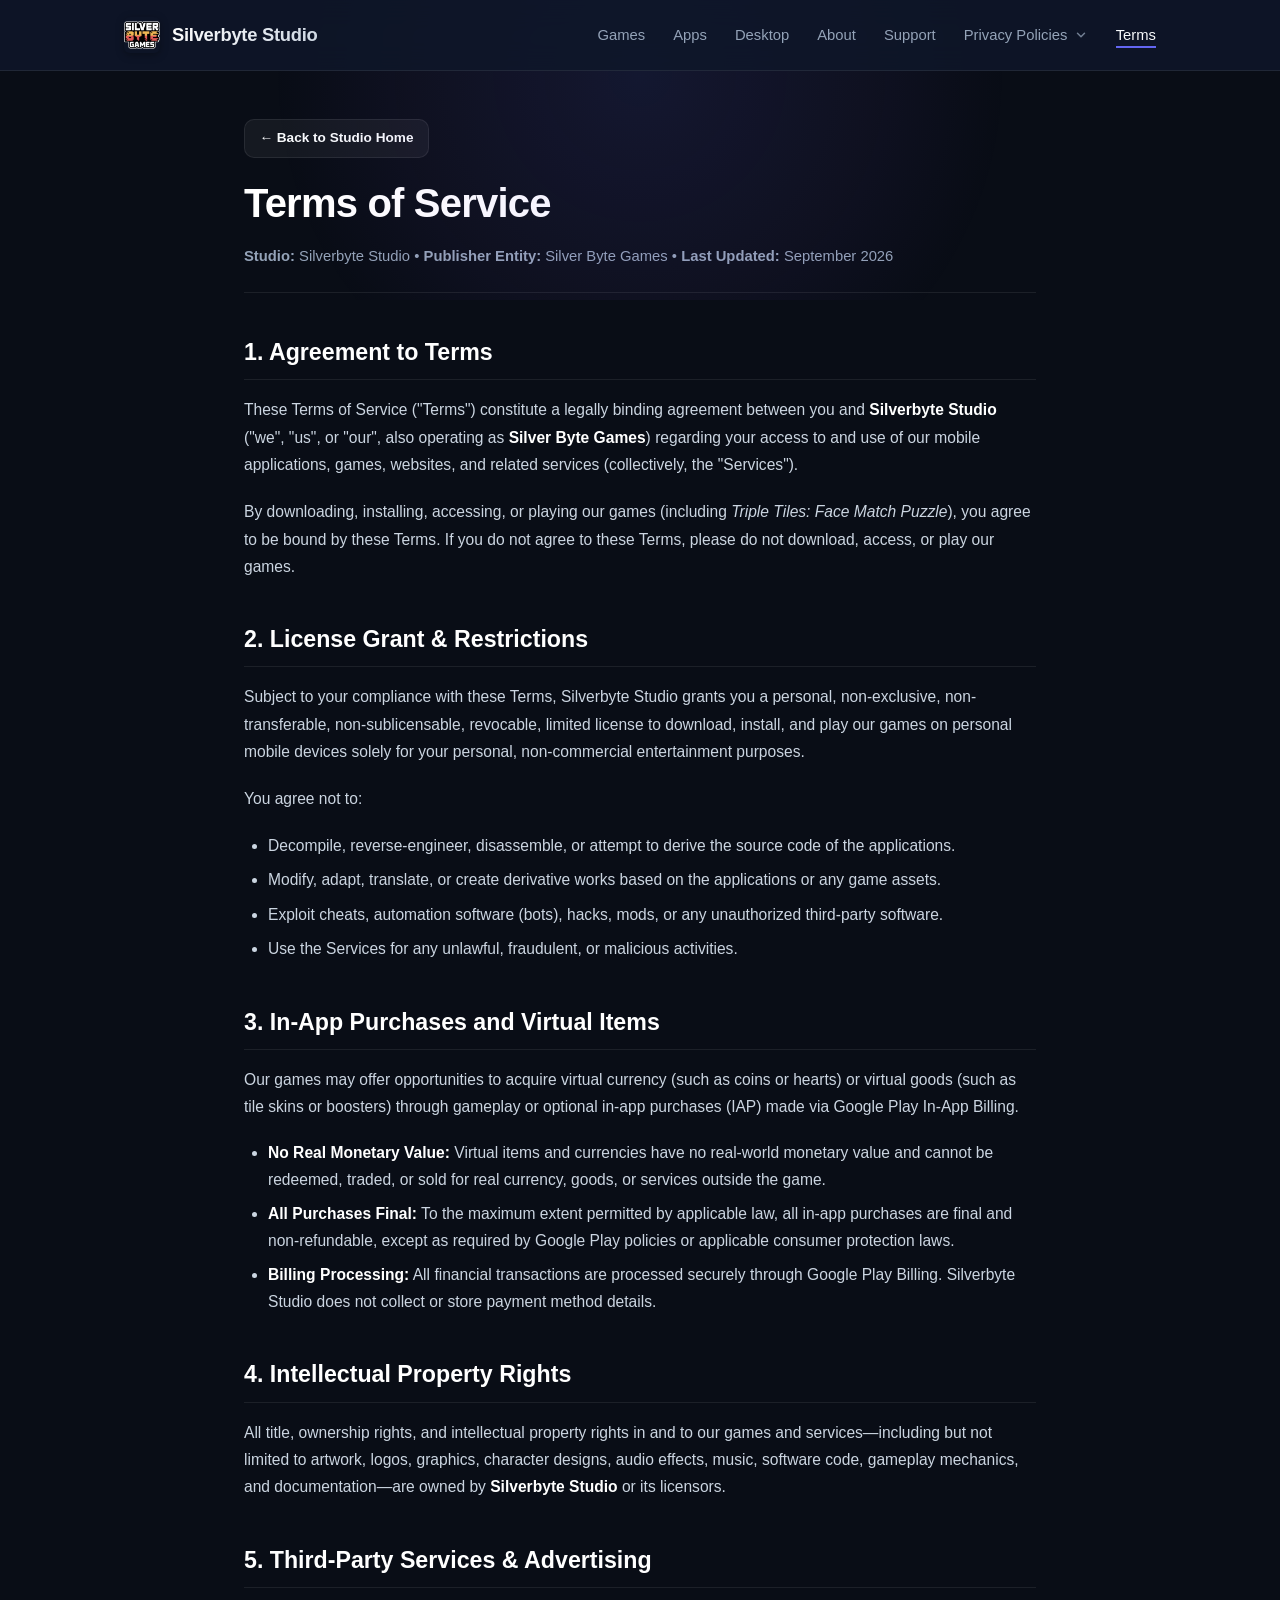
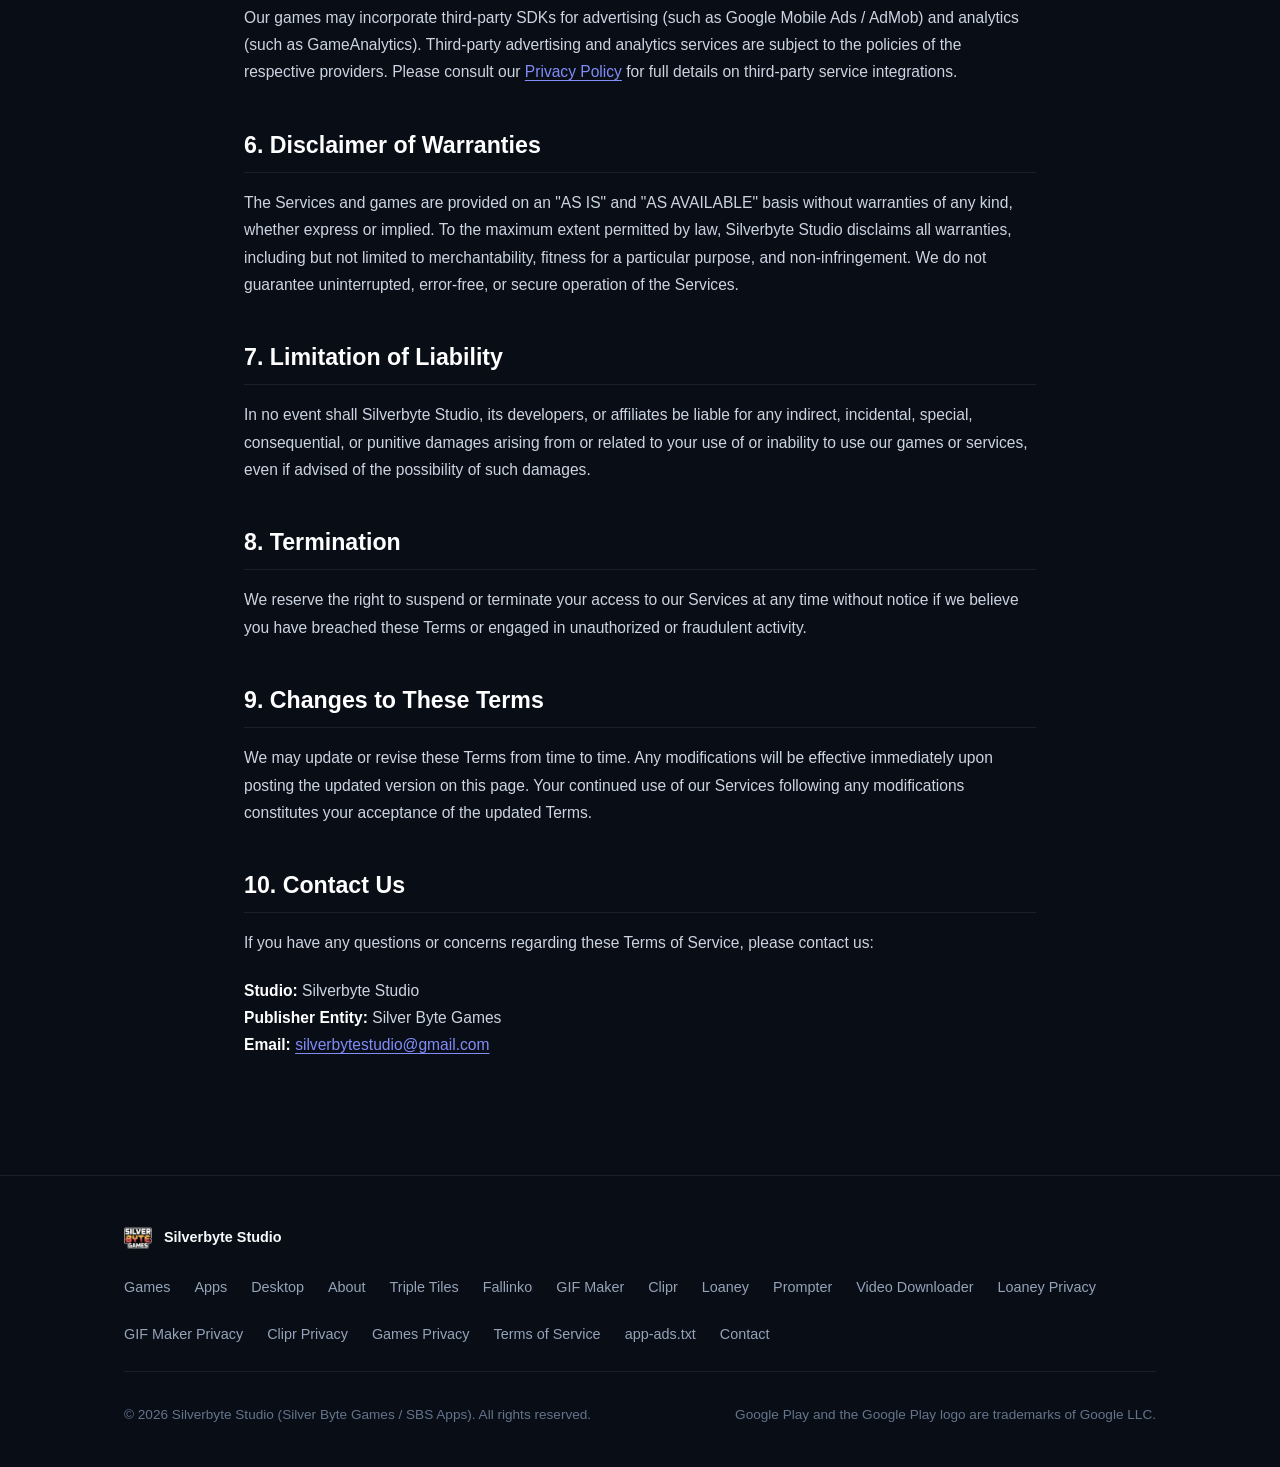
<file: terms.html>
<!DOCTYPE html>
<html lang="en">
<head>
    <meta charset="UTF-8">
    <meta name="viewport" content="width=device-width, initial-scale=1.0">
    <title>Terms of Service - Silverbyte Studio</title>
    <meta name="description" content="Terms of Service governing the use of mobile applications and games developed by Silverbyte Studio (Silver Byte Games).">
    <meta name="robots" content="index, follow">

    <!-- Canonical & Favicon -->
    <link rel="canonical" href="https://silverbytegames.github.io/terms.html">
    <link rel="icon" type="image/png" href="assets/images/favicon.png">
    <link rel="shortcut icon" href="favicon.ico">
    <link rel="apple-touch-icon" href="assets/images/studio-logo.png">

    <!-- Stylesheet -->
    <link rel="stylesheet" href="assets/css/style.css?v=1.1">
</head>
<body>

    <!-- Site Header & Navigation -->
    <header class="site-header">
        <div class="container">
            <nav class="navbar" aria-label="Main Navigation">
                <a href="index.html" class="brand-link" aria-label="Silverbyte Studio Home">
                    <img src="assets/images/studio-logo.png" alt="Silverbyte Studio Logo" class="brand-logo" width="36" height="36">
                    <span class="brand-title">Silverbyte Studio</span>
                </a>

                <button class="mobile-menu-btn" aria-label="Toggle navigation menu" aria-expanded="false">
                    <svg width="24" height="24" viewBox="0 0 24 24" fill="none" stroke="currentColor" stroke-width="2" stroke-linecap="round" stroke-linejoin="round">
                        <line x1="3" y1="12" x2="21" y2="12"></line>
                        <line x1="3" y1="6" x2="21" y2="6"></line>
                        <line x1="3" y1="18" x2="21" y2="18"></line>
                    </svg>
                </button>

                <ul class="nav-links">
                    <li><a href="index.html#games" class="nav-link">Games</a></li>
                    <li><a href="index.html#apps" class="nav-link">Apps</a></li>
                    <li><a href="index.html#desktop-apps" class="nav-link">Desktop</a></li>
                    <li><a href="index.html#about" class="nav-link">About</a></li>
                    <li><a href="index.html#support" class="nav-link">Support</a></li>
                    <li class="nav-dropdown">
                        <button type="button" class="nav-link nav-dropdown-toggle" aria-expanded="false" aria-haspopup="true">
                            <span>Privacy Policies</span>
                            <svg class="dropdown-chevron" width="14" height="14" viewBox="0 0 24 24" fill="none" stroke="currentColor" stroke-width="2.5" stroke-linecap="round" stroke-linejoin="round" aria-hidden="true">
                                <polyline points="6 9 12 15 18 9"></polyline>
                            </svg>
                        </button>
                        <div class="dropdown-menu" role="menu">
                            <a href="loaney-privacy-policy.html" class="dropdown-item" role="menuitem">
                                <div class="dropdown-item-icon">
                                    <img src="assets/images/loaney-icon.png" alt="Loaney" width="22" height="22">
                                </div>
                                <div class="dropdown-item-text">
                                    <span class="dropdown-item-title">Loaney Privacy Policy</span>
                                    <span class="dropdown-item-desc">Personal Debt &amp; Loan Tracker</span>
                                </div>
                            </a>
                            <a href="gif-maker-privacy-policy.html" class="dropdown-item" role="menuitem">
                                <div class="dropdown-item-icon">
                                    <img src="assets/images/gif-maker-icon.png" alt="GIF Maker" width="22" height="22">
                                </div>
                                <div class="dropdown-item-text">
                                    <span class="dropdown-item-title">GIF Maker Privacy Policy</span>
                                    <span class="dropdown-item-desc">Video to GIF &amp; Offline Conversion</span>
                                </div>
                            </a>
                            <a href="clipr-privacy-policy.html" class="dropdown-item" role="menuitem">
                                <div class="dropdown-item-icon">
                                    <img src="assets/images/clipr-icon.png" alt="Clipr" width="22" height="22">
                                </div>
                                <div class="dropdown-item-text">
                                    <span class="dropdown-item-title">Clipr Privacy Policy</span>
                                    <span class="dropdown-item-desc">Video Tools &amp; Local Processing</span>
                                </div>
                            </a>
                            <a href="privacy-policy.html" class="dropdown-item" role="menuitem">
                                <div class="dropdown-item-icon">
                                    <img src="assets/images/triple-tiles-icon.png" alt="Triple Tiles" width="22" height="22">
                                </div>
                                <div class="dropdown-item-text">
                                    <span class="dropdown-item-title">Games Privacy Policy</span>
                                    <span class="dropdown-item-desc">Triple Tiles: Face Match Puzzle</span>
                                </div>
                            </a>
                        </div>
                    </li>
                    <li><a href="terms.html" class="nav-link active">Terms</a></li>
                </ul>
            </nav>
        </div>
    </header>

    <!-- Main Content Container -->
    <main class="legal-container">
        <div class="legal-header">
            <div style="margin-bottom: 0.75rem;">
                <a href="index.html" class="btn btn-secondary btn-sm" style="display: inline-flex; align-items: center; gap: 0.4rem;">
                    &larr; Back to Studio Home
                </a>
            </div>
            <h1>Terms of Service</h1>
            <p class="legal-meta">
                <strong>Studio:</strong> Silverbyte Studio &bull;
                <strong>Publisher Entity:</strong> Silver Byte Games &bull;
                <strong>Last Updated:</strong> September 2026
            </p>
        </div>

        <article class="legal-content">
            <h2>1. Agreement to Terms</h2>
            <p>These Terms of Service ("Terms") constitute a legally binding agreement between you and <strong>Silverbyte Studio</strong> ("we", "us", or "our", also operating as <strong>Silver Byte Games</strong>) regarding your access to and use of our mobile applications, games, websites, and related services (collectively, the "Services").</p>
            <p>By downloading, installing, accessing, or playing our games (including <em>Triple Tiles: Face Match Puzzle</em>), you agree to be bound by these Terms. If you do not agree to these Terms, please do not download, access, or play our games.</p>

            <h2>2. License Grant &amp; Restrictions</h2>
            <p>Subject to your compliance with these Terms, Silverbyte Studio grants you a personal, non-exclusive, non-transferable, non-sublicensable, revocable, limited license to download, install, and play our games on personal mobile devices solely for your personal, non-commercial entertainment purposes.</p>
            <p>You agree not to:</p>
            <ul>
                <li>Decompile, reverse-engineer, disassemble, or attempt to derive the source code of the applications.</li>
                <li>Modify, adapt, translate, or create derivative works based on the applications or any game assets.</li>
                <li>Exploit cheats, automation software (bots), hacks, mods, or any unauthorized third-party software.</li>
                <li>Use the Services for any unlawful, fraudulent, or malicious activities.</li>
            </ul>

            <h2>3. In-App Purchases and Virtual Items</h2>
            <p>Our games may offer opportunities to acquire virtual currency (such as coins or hearts) or virtual goods (such as tile skins or boosters) through gameplay or optional in-app purchases (IAP) made via Google Play In-App Billing.</p>
            <ul>
                <li><strong>No Real Monetary Value:</strong> Virtual items and currencies have no real-world monetary value and cannot be redeemed, traded, or sold for real currency, goods, or services outside the game.</li>
                <li><strong>All Purchases Final:</strong> To the maximum extent permitted by applicable law, all in-app purchases are final and non-refundable, except as required by Google Play policies or applicable consumer protection laws.</li>
                <li><strong>Billing Processing:</strong> All financial transactions are processed securely through Google Play Billing. Silverbyte Studio does not collect or store payment method details.</li>
            </ul>

            <h2>4. Intellectual Property Rights</h2>
            <p>All title, ownership rights, and intellectual property rights in and to our games and services—including but not limited to artwork, logos, graphics, character designs, audio effects, music, software code, gameplay mechanics, and documentation—are owned by <strong>Silverbyte Studio</strong> or its licensors.</p>

            <h2>5. Third-Party Services &amp; Advertising</h2>
            <p>Our games may incorporate third-party SDKs for advertising (such as Google Mobile Ads / AdMob) and analytics (such as GameAnalytics). Third-party advertising and analytics services are subject to the policies of the respective providers. Please consult our <a href="privacy-policy.html">Privacy Policy</a> for full details on third-party service integrations.</p>

            <h2>6. Disclaimer of Warranties</h2>
            <p>The Services and games are provided on an "AS IS" and "AS AVAILABLE" basis without warranties of any kind, whether express or implied. To the maximum extent permitted by law, Silverbyte Studio disclaims all warranties, including but not limited to merchantability, fitness for a particular purpose, and non-infringement. We do not guarantee uninterrupted, error-free, or secure operation of the Services.</p>

            <h2>7. Limitation of Liability</h2>
            <p>In no event shall Silverbyte Studio, its developers, or affiliates be liable for any indirect, incidental, special, consequential, or punitive damages arising from or related to your use of or inability to use our games or services, even if advised of the possibility of such damages.</p>

            <h2>8. Termination</h2>
            <p>We reserve the right to suspend or terminate your access to our Services at any time without notice if we believe you have breached these Terms or engaged in unauthorized or fraudulent activity.</p>

            <h2>9. Changes to These Terms</h2>
            <p>We may update or revise these Terms from time to time. Any modifications will be effective immediately upon posting the updated version on this page. Your continued use of our Services following any modifications constitutes your acceptance of the updated Terms.</p>

            <h2>10. Contact Us</h2>
            <p>If you have any questions or concerns regarding these Terms of Service, please contact us:</p>
            <p style="margin-top: 0.5rem;">
                <strong>Studio:</strong> Silverbyte Studio<br>
                <strong>Publisher Entity:</strong> Silver Byte Games<br>
                <strong>Email:</strong> <a href="mailto:silverbytestudio@gmail.com">silverbytestudio@gmail.com</a>
            </p>
        </article>
    </main>

    <!-- Site Footer -->
    <footer class="site-footer">
        <div class="container">
            <div class="footer-top">
                <div class="footer-brand">
                    <img src="assets/images/studio-logo.png" alt="Silverbyte Studio Logo" width="28" height="28" style="border-radius: 4px;">
                    <span>Silverbyte Studio</span>
                </div>
                <ul class="footer-links">
                    <li><a href="index.html#games">Games</a></li>
                    <li><a href="index.html#apps">Apps</a></li>
                    <li><a href="index.html#desktop-apps">Desktop</a></li>
                    <li><a href="index.html#about">About</a></li>
                    <li><a href="triple-tiles.html">Triple Tiles</a></li>
                    <li><a href="fallinko.html">Fallinko</a></li>
                    <li><a href="gif-maker.html">GIF Maker</a></li>
                    <li><a href="clipr.html">Clipr</a></li>
                    <li><a href="loaney.html">Loaney</a></li>
                    <li><a href="prompter.html">Prompter</a></li>
                    <li><a href="video-downloader.html">Video Downloader</a></li>
                    <li><a href="loaney-privacy-policy.html">Loaney Privacy</a></li>
                    <li><a href="gif-maker-privacy-policy.html">GIF Maker Privacy</a></li>
                    <li><a href="clipr-privacy-policy.html">Clipr Privacy</a></li>
                    <li><a href="privacy-policy.html">Games Privacy</a></li>
                    <li><a href="terms.html">Terms of Service</a></li>
                    <li><a href="app-ads.txt" target="_blank">app-ads.txt</a></li>
                    <li><a href="mailto:silverbytestudio@gmail.com">Contact</a></li>
                </ul>
            </div>
            <div class="footer-bottom">
                <p>&copy; <span id="current-year">2026</span> Silverbyte Studio (Silver Byte Games / SBS Apps). All rights reserved.</p>
                <p>Google Play and the Google Play logo are trademarks of Google LLC.</p>
            </div>
        </div>
    </footer>

    <!-- Script -->
    <script src="assets/js/main.js?v=1.1"></script>
</body>
</html>
</file>
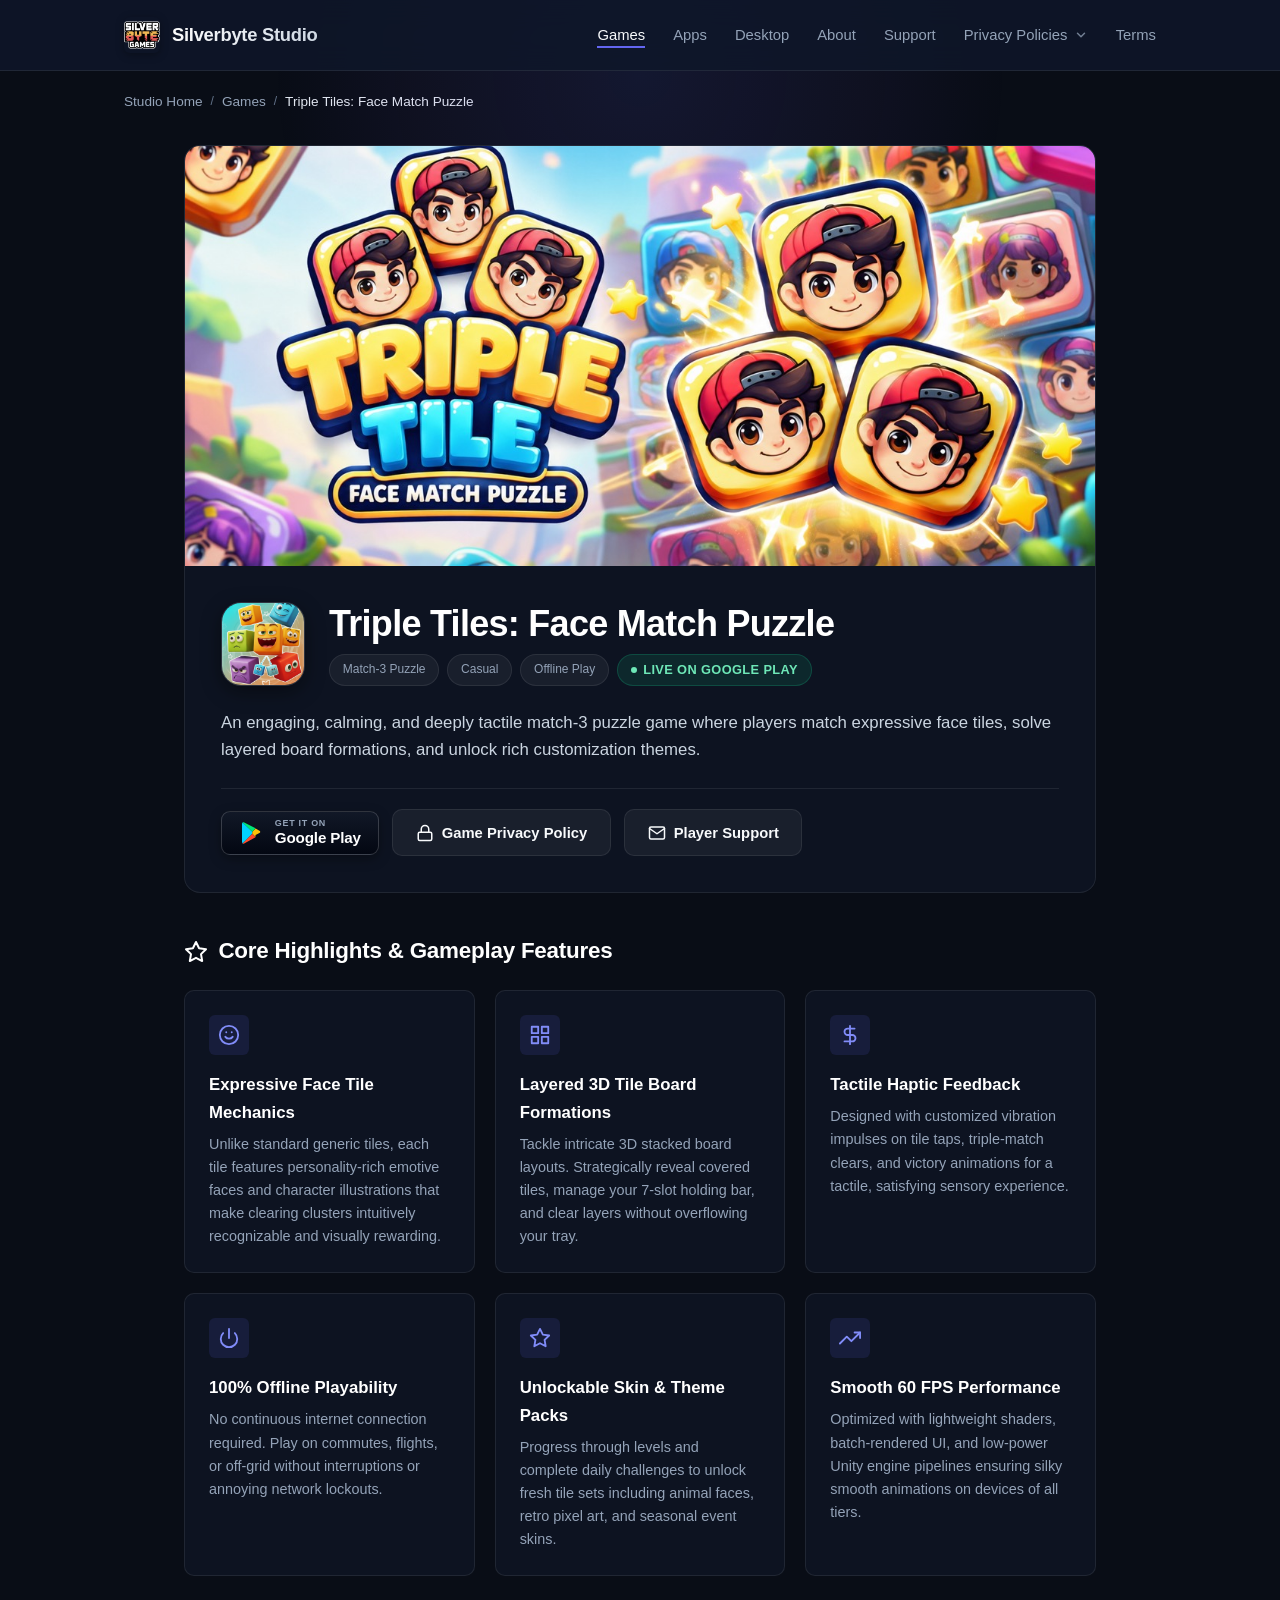
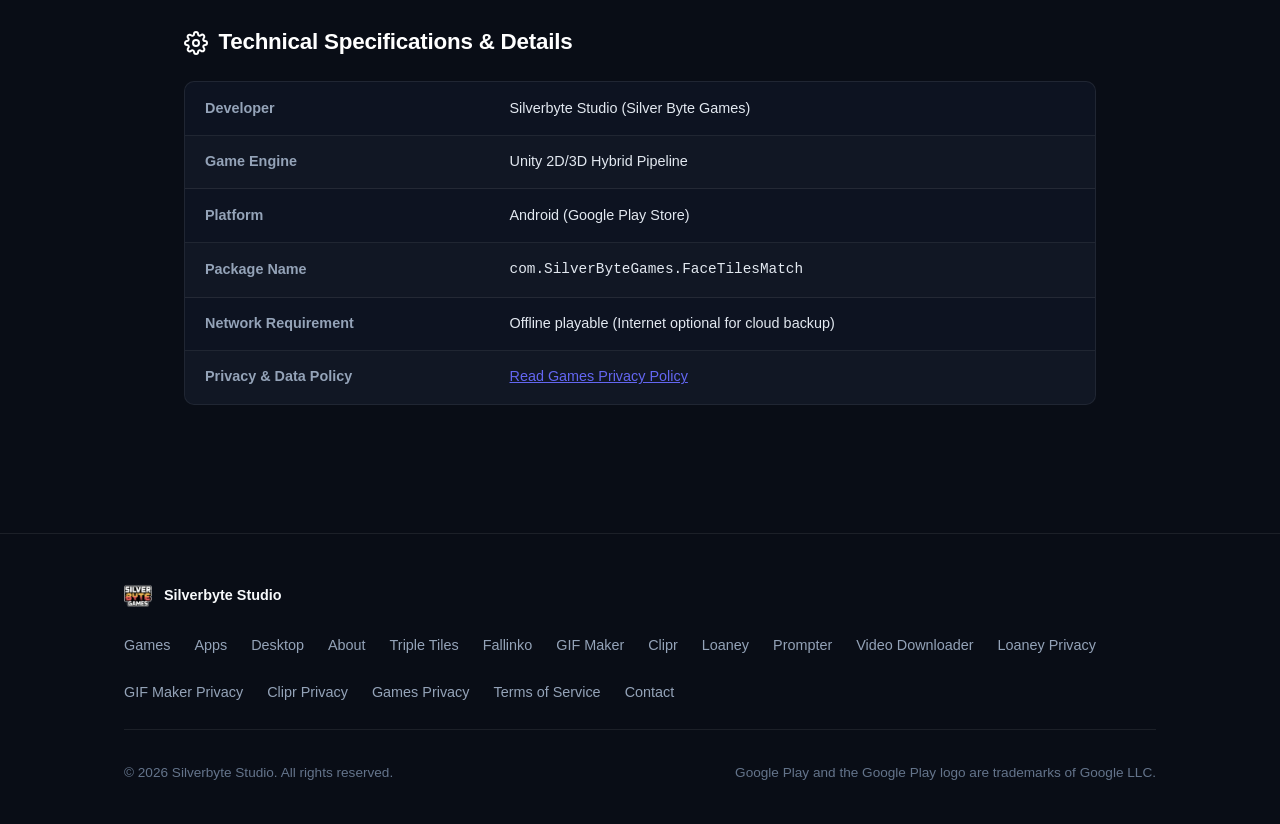
<file: triple-tiles.html>
<!DOCTYPE html>
<html lang="en">
<head>
    <meta charset="UTF-8">
    <meta name="viewport" content="width=device-width, initial-scale=1.0">
    <title>Triple Tiles: Face Match Puzzle - Casual Match-3 Game | Silverbyte Studio</title>
    <meta name="description" content="Triple Tiles: Face Match Puzzle is an engaging, tactile match-3 puzzle game. Match expressive face tiles, unlock unique themes, and enjoy offline play with responsive haptics.">
    <meta name="robots" content="index, follow">

    <!-- Canonical & Favicon -->
    <link rel="canonical" href="https://silverbytegames.github.io/triple-tiles.html">
    <link rel="icon" type="image/png" href="assets/images/favicon.png">
    <link rel="shortcut icon" href="favicon.ico">
    <link rel="apple-touch-icon" href="assets/images/triple-tiles-icon.png">

    <!-- Open Graph / Social Media -->
    <meta property="og:type" content="website">
    <meta property="og:url" content="https://silverbytegames.github.io/triple-tiles.html">
    <meta property="og:title" content="Triple Tiles: Face Match Puzzle | Silverbyte Studio">
    <meta property="og:description" content="Engaging and tactile match-3 tile puzzle game featuring expressive face tiles, handcrafted levels, unlockable skin packs, and offline play.">
    <meta property="og:image" content="https://silverbytegames.github.io/assets/images/triple-tiles-banner.jpg">

    <!-- Twitter Card -->
    <meta name="twitter:card" content="summary_large_image">
    <meta name="twitter:title" content="Triple Tiles: Face Match Puzzle | Silverbyte Studio">
    <meta name="twitter:description" content="Engaging and tactile match-3 tile puzzle game with responsive haptics and offline play. Available on Google Play.">
    <meta name="twitter:image" content="https://silverbytegames.github.io/assets/images/triple-tiles-banner.jpg">

    <!-- Stylesheets -->
    <link rel="stylesheet" href="assets/css/style.css?v=1.2">

    <!-- Schema.org VideoGame JSON-LD -->
    <script type="application/ld+json">
    {
      "@context": "https://schema.org",
      "@type": "VideoGame",
      "name": "Triple Tiles: Face Match Puzzle",
      "applicationCategory": "GameApplication",
      "operatingSystem": "Android",
      "inLanguage": "en",
      "genre": ["Puzzle", "Match-3", "Casual"],
      "offers": {
        "@type": "Offer",
        "price": "0",
        "priceCurrency": "USD"
      },
      "author": {
        "@type": "Organization",
        "name": "Silverbyte Studio"
      },
      "url": "https://silverbytegames.github.io/triple-tiles.html",
      "image": "https://silverbytegames.github.io/assets/images/triple-tiles-banner.jpg"
    }
    </script>
</head>
<body>

    <!-- Site Header & Navigation -->
    <header class="site-header">
        <div class="container">
            <nav class="navbar" aria-label="Main Navigation">
                <a href="index.html" class="brand-link" aria-label="Silverbyte Studio Home">
                    <img src="assets/images/studio-logo.png" alt="Silverbyte Studio Logo" class="brand-logo" width="36" height="36">
                    <span class="brand-title">Silverbyte Studio</span>
                </a>

                <button class="mobile-menu-btn" aria-label="Toggle navigation menu" aria-expanded="false">
                    <svg width="24" height="24" viewBox="0 0 24 24" fill="none" stroke="currentColor" stroke-width="2" stroke-linecap="round" stroke-linejoin="round">
                        <line x1="3" y1="12" x2="21" y2="12"></line>
                        <line x1="3" y1="6" x2="21" y2="6"></line>
                        <line x1="3" y1="18" x2="21" y2="18"></line>
                    </svg>
                </button>

                <ul class="nav-links">
                    <li><a href="index.html#games" class="nav-link active">Games</a></li>
                    <li><a href="index.html#apps" class="nav-link">Apps</a></li>
                    <li><a href="index.html#desktop-apps" class="nav-link">Desktop</a></li>
                    <li><a href="index.html#about" class="nav-link">About</a></li>
                    <li><a href="index.html#support" class="nav-link">Support</a></li>
                    <li class="nav-dropdown">
                        <button type="button" class="nav-link nav-dropdown-toggle" aria-expanded="false" aria-haspopup="true">
                            <span>Privacy Policies</span>
                            <svg class="dropdown-chevron" width="14" height="14" viewBox="0 0 24 24" fill="none" stroke="currentColor" stroke-width="2.5" stroke-linecap="round" stroke-linejoin="round" aria-hidden="true">
                                <polyline points="6 9 12 15 18 9"></polyline>
                            </svg>
                        </button>
                        <div class="dropdown-menu" role="menu">
                            <a href="loaney-privacy-policy.html" class="dropdown-item" role="menuitem">
                                <div class="dropdown-item-icon">
                                    <img src="assets/images/loaney-icon.png" alt="Loaney" width="22" height="22">
                                </div>
                                <div class="dropdown-item-text">
                                    <span class="dropdown-item-title">Loaney Privacy Policy</span>
                                    <span class="dropdown-item-desc">Personal Debt &amp; Loan Tracker</span>
                                </div>
                            </a>
                            <a href="gif-maker-privacy-policy.html" class="dropdown-item" role="menuitem">
                                <div class="dropdown-item-icon">
                                    <img src="assets/images/gif-maker-icon.png" alt="GIF Maker" width="22" height="22">
                                </div>
                                <div class="dropdown-item-text">
                                    <span class="dropdown-item-title">GIF Maker Privacy Policy</span>
                                    <span class="dropdown-item-desc">Video to GIF &amp; Offline Conversion</span>
                                </div>
                            </a>
                            <a href="clipr-privacy-policy.html" class="dropdown-item" role="menuitem">
                                <div class="dropdown-item-icon">
                                    <img src="assets/images/clipr-icon.png" alt="Clipr" width="22" height="22">
                                </div>
                                <div class="dropdown-item-text">
                                    <span class="dropdown-item-title">Clipr Privacy Policy</span>
                                    <span class="dropdown-item-desc">Video Tools &amp; Local Processing</span>
                                </div>
                            </a>
                            <a href="privacy-policy.html" class="dropdown-item" role="menuitem">
                                <div class="dropdown-item-icon">
                                    <img src="assets/images/triple-tiles-icon.png" alt="Triple Tiles" width="22" height="22">
                                </div>
                                <div class="dropdown-item-text">
                                    <span class="dropdown-item-title">Games Privacy Policy</span>
                                    <span class="dropdown-item-desc">Triple Tiles: Face Match Puzzle</span>
                                </div>
                            </a>
                        </div>
                    </li>
                    <li><a href="terms.html" class="nav-link">Terms</a></li>
                </ul>
            </nav>
        </div>
    </header>

    <!-- Breadcrumb Navigation -->
    <div class="container">
        <nav class="breadcrumb-nav" aria-label="Breadcrumbs">
            <ol class="breadcrumb-list">
                <li class="breadcrumb-item"><a href="index.html">Studio Home</a></li>
                <li class="breadcrumb-separator">/</li>
                <li class="breadcrumb-item"><a href="index.html#games">Games</a></li>
                <li class="breadcrumb-separator">/</li>
                <li class="breadcrumb-item current" aria-current="page">Triple Tiles: Face Match Puzzle</li>
            </ol>
        </nav>
    </div>

    <!-- Main Content -->
    <main class="product-page-container">

        <!-- Product Hero Card -->
        <article class="product-hero">
            <div class="product-hero-banner">
                <img src="assets/images/triple-tiles-banner.jpg" alt="Triple Tiles: Face Match Puzzle Feature Graphic" width="960" height="420">
            </div>
            <div class="product-hero-body">
                <div class="product-header-main">
                    <img src="assets/images/triple-tiles-icon.png" alt="Triple Tiles App Icon" class="product-icon-large" width="84" height="84">
                    <div class="product-title-group">
                        <h1>Triple Tiles: Face Match Puzzle</h1>
                        <div class="tag-list">
                            <span class="badge badge-subtle">Match-3 Puzzle</span>
                            <span class="badge badge-subtle">Casual</span>
                            <span class="badge badge-subtle">Offline Play</span>
                            <span class="badge badge-success"><span class="dot"></span> Live on Google Play</span>
                        </div>
                    </div>
                </div>

                <p class="product-tagline">
                    An engaging, calming, and deeply tactile match-3 puzzle game where players match expressive face tiles, solve layered board formations, and unlock rich customization themes.
                </p>

                <div class="product-actions-bar">
                    <a href="https://play.google.com/store/apps/details?id=com.SilverByteGames.FaceTilesMatch" target="_blank" rel="noopener noreferrer" class="btn-badge">
                        <svg class="btn-badge-icon" width="24" height="24" viewBox="0 0 24 24" fill="none">
                            <path d="M3.608 1.62C3.238 2.016 3 2.622 3 3.414v17.172c0 .792.238 1.398.608 1.794l.092.086 9.617-9.617v-2.148L3.7 1.534l-.092.086z" fill="#00D2FF"/>
                            <path d="M16.535 16.07l-3.218-3.219v-2.148l3.218-3.219.073.042 3.812 2.167c1.089.618 1.089 1.632 0 2.25l-3.812 2.167-.073.042z" fill="#FFC107"/>
                            <path d="M13.317 12.851L3.608 22.56c.358.381.954.428 1.61.056l11.317-6.43-3.218-3.335z" fill="#FF4B2B"/>
                            <path d="M13.317 10.701l3.218-3.335L5.218 1.384C4.562 1.012 3.966 1.059 3.608 1.44l9.709 9.261z" fill="#00E676"/>
                        </svg>
                        <span class="btn-badge-content">
                            <span class="btn-badge-sub">GET IT ON</span>
                            <span class="btn-badge-title">Google Play</span>
                        </span>
                    </a>
                    <a href="privacy-policy.html" class="btn btn-secondary">
                        <svg width="18" height="18" viewBox="0 0 24 24" fill="none" stroke="currentColor" stroke-width="2" stroke-linecap="round" stroke-linejoin="round">
                            <rect x="3" y="11" width="18" height="11" rx="2" ry="2"></rect>
                            <path d="M7 11V7a5 5 0 0 1 10 0v4"></path>
                        </svg>
                        Game Privacy Policy
                    </a>
                    <a href="mailto:silverbytestudio@gmail.com?subject=[Player%20Support]%20Triple%20Tiles" class="btn btn-secondary">
                        <svg width="18" height="18" viewBox="0 0 24 24" fill="none" stroke="currentColor" stroke-width="2" stroke-linecap="round" stroke-linejoin="round">
                            <path d="M4 4h16c1.1 0 2 .9 2 2v12c0 1.1-.9 2-2 2H4c-1.1 0-2-.9-2-2V6c0-1.1.9-2 2-2z"></path>
                            <polyline points="22,6 12,13 2,6"></polyline>
                        </svg>
                        Player Support
                    </a>
                </div>
            </div>
        </article>

        <!-- Detailed Features Section -->
        <section class="product-section">
            <h2 class="product-section-title">
                <svg width="24" height="24" viewBox="0 0 24 24" fill="none" stroke="currentColor" stroke-width="2" stroke-linecap="round" stroke-linejoin="round">
                    <polygon points="12 2 15.09 8.26 22 9.27 17 14.14 18.18 21.02 12 17.77 5.82 21.02 7 14.14 2 9.27 8.91 8.26 12 2"></polygon>
                </svg>
                Core Highlights &amp; Gameplay Features
            </h2>

            <div class="product-features-grid">
                <div class="product-feature-card">
                    <div class="product-feature-icon">
                        <svg width="22" height="22" viewBox="0 0 24 24" fill="none" stroke="currentColor" stroke-width="2" stroke-linecap="round" stroke-linejoin="round">
                            <circle cx="12" cy="12" r="10"></circle>
                            <path d="M8 14s1.5 2 4 2 4-2 4-2"></path>
                            <line x1="9" y1="9" x2="9.01" y2="9"></line>
                            <line x1="15" y1="9" x2="15.01" y2="9"></line>
                        </svg>
                    </div>
                    <h3>Expressive Face Tile Mechanics</h3>
                    <p>Unlike standard generic tiles, each tile features personality-rich emotive faces and character illustrations that make clearing clusters intuitively recognizable and visually rewarding.</p>
                </div>

                <div class="product-feature-card">
                    <div class="product-feature-icon">
                        <svg width="22" height="22" viewBox="0 0 24 24" fill="none" stroke="currentColor" stroke-width="2" stroke-linecap="round" stroke-linejoin="round">
                            <rect x="3" y="3" width="7" height="7"></rect>
                            <rect x="14" y="3" width="7" height="7"></rect>
                            <rect x="14" y="14" width="7" height="7"></rect>
                            <rect x="3" y="14" width="7" height="7"></rect>
                        </svg>
                    </div>
                    <h3>Layered 3D Tile Board Formations</h3>
                    <p>Tackle intricate 3D stacked board layouts. Strategically reveal covered tiles, manage your 7-slot holding bar, and clear layers without overflowing your tray.</p>
                </div>

                <div class="product-feature-card">
                    <div class="product-feature-icon">
                        <svg width="22" height="22" viewBox="0 0 24 24" fill="none" stroke="currentColor" stroke-width="2" stroke-linecap="round" stroke-linejoin="round">
                            <path d="M12 2v20M17 5H9.5a3.5 3.5 0 0 0 0 7h5a3.5 3.5 0 0 1 0 7H6"></path>
                        </svg>
                    </div>
                    <h3>Tactile Haptic Feedback</h3>
                    <p>Designed with customized vibration impulses on tile taps, triple-match clears, and victory animations for a tactile, satisfying sensory experience.</p>
                </div>

                <div class="product-feature-card">
                    <div class="product-feature-icon">
                        <svg width="22" height="22" viewBox="0 0 24 24" fill="none" stroke="currentColor" stroke-width="2" stroke-linecap="round" stroke-linejoin="round">
                            <path d="M18.36 6.64a9 9 0 1 1-12.73 0"></path>
                            <line x1="12" y1="2" x2="12" y2="12"></line>
                        </svg>
                    </div>
                    <h3>100% Offline Playability</h3>
                    <p>No continuous internet connection required. Play on commutes, flights, or off-grid without interruptions or annoying network lockouts.</p>
                </div>

                <div class="product-feature-card">
                    <div class="product-feature-icon">
                        <svg width="22" height="22" viewBox="0 0 24 24" fill="none" stroke="currentColor" stroke-width="2" stroke-linecap="round" stroke-linejoin="round">
                            <polygon points="12 2 15.09 8.26 22 9.27 17 14.14 18.18 21.02 12 17.77 5.82 21.02 7 14.14 2 9.27 8.91 8.26 12 2"></polygon>
                        </svg>
                    </div>
                    <h3>Unlockable Skin &amp; Theme Packs</h3>
                    <p>Progress through levels and complete daily challenges to unlock fresh tile sets including animal faces, retro pixel art, and seasonal event skins.</p>
                </div>

                <div class="product-feature-card">
                    <div class="product-feature-icon">
                        <svg width="22" height="22" viewBox="0 0 24 24" fill="none" stroke="currentColor" stroke-width="2" stroke-linecap="round" stroke-linejoin="round">
                            <polyline points="23 6 13.5 15.5 8.5 10.5 1 18"></polyline>
                            <polyline points="17 6 23 6 23 12"></polyline>
                        </svg>
                    </div>
                    <h3>Smooth 60 FPS Performance</h3>
                    <p>Optimized with lightweight shaders, batch-rendered UI, and low-power Unity engine pipelines ensuring silky smooth animations on devices of all tiers.</p>
                </div>
            </div>
        </section>

        <!-- Technical & Architecture Details -->
        <section class="product-section">
            <h2 class="product-section-title">
                <svg width="24" height="24" viewBox="0 0 24 24" fill="none" stroke="currentColor" stroke-width="2" stroke-linecap="round" stroke-linejoin="round">
                    <circle cx="12" cy="12" r="3"></circle>
                    <path d="M19.4 15a1.65 1.65 0 0 0 .33 1.82l.06.06a2 2 0 0 1 0 2.83 2 2 0 0 1-2.83 0l-.06-.06a1.65 1.65 0 0 0-1.82-.33 1.65 1.65 0 0 0-1 1.51V21a2 2 0 0 1-2 2 2 2 0 0 1-2-2v-.09A1.65 1.65 0 0 0 9 19.4a1.65 1.65 0 0 0-1.82.33l-.06.06a2 2 0 0 1-2.83 0 2 2 0 0 1 0-2.83l.06-.06a1.65 1.65 0 0 0 .33-1.82 1.65 1.65 0 0 0-1.51-1H3a2 2 0 0 1-2-2 2 2 0 0 1 2-2h.09A1.65 1.65 0 0 0 4.6 9a1.65 1.65 0 0 0-.33-1.82l-.06-.06a2 2 0 0 1 0-2.83 2 2 0 0 1 2.83 0l.06.06a1.65 1.65 0 0 0 1.82.33H9a1.65 1.65 0 0 0 1-1.51V3a2 2 0 0 1 2-2 2 2 0 0 1 2 2v.09a1.65 1.65 0 0 0 1 1.51 1.65 1.65 0 0 0 1.82-.33l.06-.06a2 2 0 0 1 2.83 0 2 2 0 0 1 0 2.83l-.06.06a1.65 1.65 0 0 0-.33 1.82V9a1.65 1.65 0 0 0 1.51 1H21a2 2 0 0 1 2 2 2 2 0 0 1-2 2h-.09a1.65 1.65 0 0 0-1.51 1z"></path>
                </svg>
                Technical Specifications &amp; Details
            </h2>

            <div class="specs-card">
                <div class="specs-row">
                    <span class="specs-label">Developer</span>
                    <span class="specs-value">Silverbyte Studio (Silver Byte Games)</span>
                </div>
                <div class="specs-row">
                    <span class="specs-label">Game Engine</span>
                    <span class="specs-value">Unity 2D/3D Hybrid Pipeline</span>
                </div>
                <div class="specs-row">
                    <span class="specs-label">Platform</span>
                    <span class="specs-value">Android (Google Play Store)</span>
                </div>
                <div class="specs-row">
                    <span class="specs-label">Package Name</span>
                    <span class="specs-value"><code>com.SilverByteGames.FaceTilesMatch</code></span>
                </div>
                <div class="specs-row">
                    <span class="specs-label">Network Requirement</span>
                    <span class="specs-value">Offline playable (Internet optional for cloud backup)</span>
                </div>
                <div class="specs-row">
                    <span class="specs-label">Privacy &amp; Data Policy</span>
                    <span class="specs-value"><a href="privacy-policy.html" style="color: var(--primary); text-decoration: underline;">Read Games Privacy Policy</a></span>
                </div>
            </div>
        </section>

    </main>

    <!-- Site Footer -->
    <footer class="site-footer">
        <div class="container">
            <div class="footer-top">
                <div class="footer-brand">
                    <img src="assets/images/studio-logo.png" alt="Silverbyte Studio Logo" width="28" height="28" style="border-radius: 4px;">
                    <span>Silverbyte Studio</span>
                </div>
                <ul class="footer-links">
                    <li><a href="index.html#games">Games</a></li>
                    <li><a href="index.html#apps">Apps</a></li>
                    <li><a href="index.html#desktop-apps">Desktop</a></li>
                    <li><a href="index.html#about">About</a></li>
                    <li><a href="triple-tiles.html">Triple Tiles</a></li>
                    <li><a href="fallinko.html">Fallinko</a></li>
                    <li><a href="gif-maker.html">GIF Maker</a></li>
                    <li><a href="clipr.html">Clipr</a></li>
                    <li><a href="loaney.html">Loaney</a></li>
                    <li><a href="prompter.html">Prompter</a></li>
                    <li><a href="video-downloader.html">Video Downloader</a></li>
                    <li><a href="loaney-privacy-policy.html">Loaney Privacy</a></li>
                    <li><a href="gif-maker-privacy-policy.html">GIF Maker Privacy</a></li>
                    <li><a href="clipr-privacy-policy.html">Clipr Privacy</a></li>
                    <li><a href="privacy-policy.html">Games Privacy</a></li>
                    <li><a href="terms.html">Terms of Service</a></li>
                    <li><a href="mailto:silverbytestudio@gmail.com">Contact</a></li>
                </ul>
            </div>
            <div class="footer-bottom">
                <p>&copy; <span id="current-year">2026</span> Silverbyte Studio. All rights reserved.</p>
                <p>Google Play and the Google Play logo are trademarks of Google LLC.</p>
            </div>
        </div>
    </footer>

    <!-- Script -->
    <script src="assets/js/main.js?v=1.1"></script>
</body>
</html>
</file>
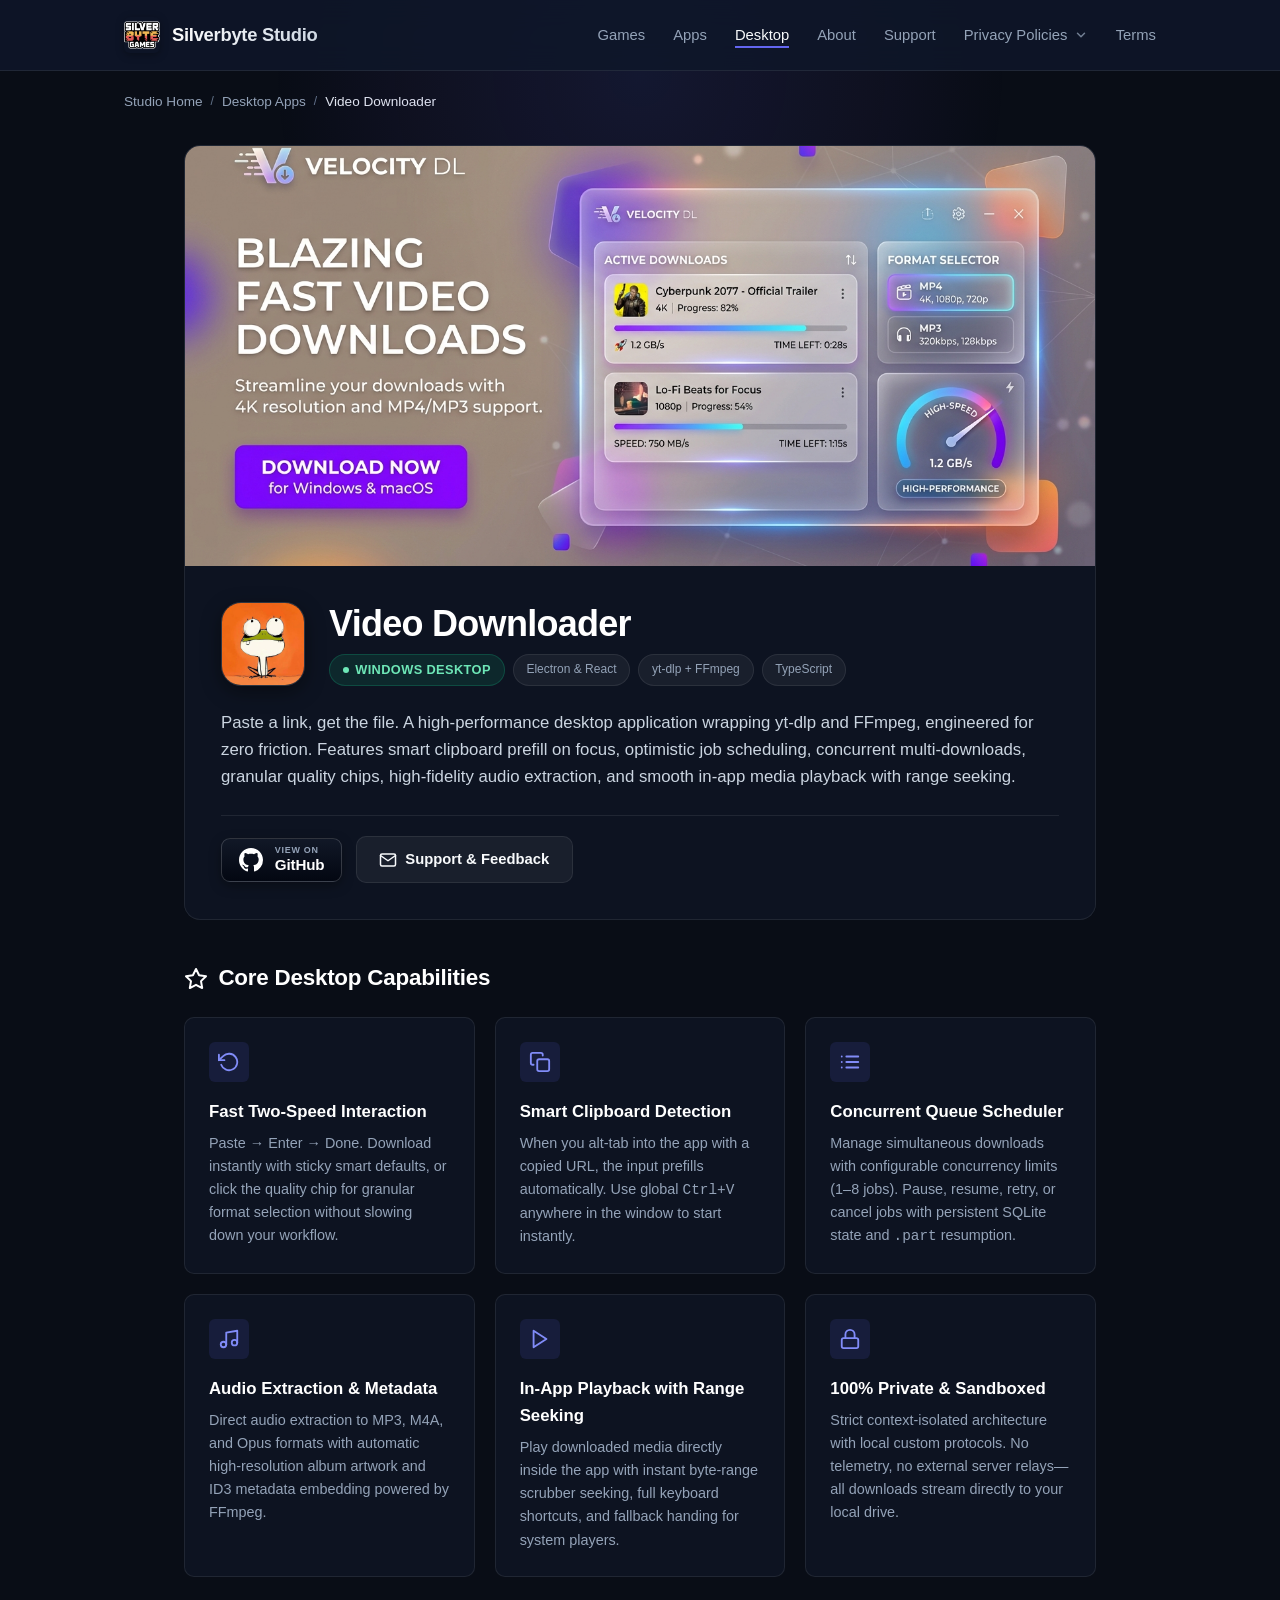
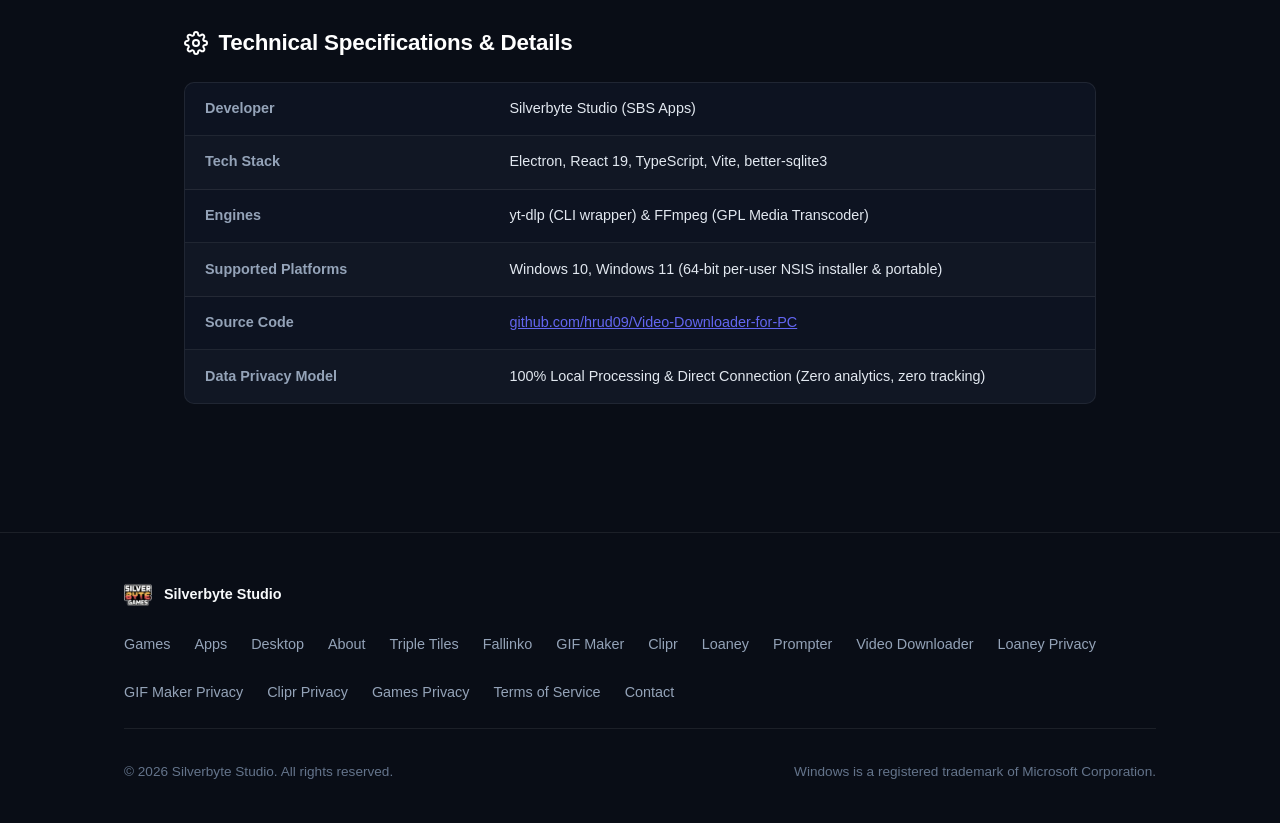
<file: video-downloader.html>
<!DOCTYPE html>
<html lang="en">
<head>
    <meta charset="UTF-8">
    <meta name="viewport" content="width=device-width, initial-scale=1.0">
    <title>Video Downloader - High-Performance Desktop Media Downloader | Silverbyte Studio</title>
    <meta name="description" content="Video Downloader is a high-performance desktop application for Windows wrapping yt-dlp and FFmpeg. Fast paste-to-download, queue concurrency, audio extraction, and in-app media playback.">
    <meta name="robots" content="index, follow">

    <!-- Canonical & Favicon -->
    <link rel="canonical" href="https://silverbytegames.github.io/video-downloader.html">
    <link rel="icon" type="image/png" href="assets/images/favicon.png">
    <link rel="shortcut icon" href="favicon.ico">
    <link rel="apple-touch-icon" href="assets/images/video-downloader-icon.png">

    <!-- Open Graph / Social Media -->
    <meta property="og:type" content="website">
    <meta property="og:url" content="https://silverbytegames.github.io/video-downloader.html">
    <meta property="og:title" content="Video Downloader: Desktop Media Tool | Silverbyte Studio">
    <meta property="og:description" content="High-performance desktop media downloader powered by yt-dlp and FFmpeg. Clipboard prefill, queue concurrency, 4K video presets, and audio extraction.">
    <meta property="og:image" content="https://silverbytegames.github.io/assets/images/video-downloader-banner.jpg">

    <!-- Twitter Card -->
    <meta name="twitter:card" content="summary_large_image">
    <meta name="twitter:title" content="Video Downloader: Desktop Media Tool | Silverbyte Studio">
    <meta name="twitter:description" content="Fast paste-to-download desktop app for Windows with audio conversion and in-app playback.">
    <meta name="twitter:image" content="https://silverbytegames.github.io/assets/images/video-downloader-banner.jpg">

    <!-- Stylesheets -->
    <link rel="stylesheet" href="assets/css/style.css?v=1.2">

    <!-- Schema.org SoftwareApplication JSON-LD -->
    <script type="application/ld+json">
    {
      "@context": "https://schema.org",
      "@type": "SoftwareApplication",
      "name": "Video Downloader",
      "applicationCategory": "MultimediaApplication",
      "operatingSystem": "Windows 10, Windows 11",
      "inLanguage": "en",
      "offers": {
        "@type": "Offer",
        "price": "0",
        "priceCurrency": "USD"
      },
      "author": {
        "@type": "Organization",
        "name": "Silverbyte Studio"
      },
      "url": "https://silverbytegames.github.io/video-downloader.html",
      "image": "https://silverbytegames.github.io/assets/images/video-downloader-banner.jpg"
    }
    </script>
</head>
<body>

    <!-- Site Header & Navigation -->
    <header class="site-header">
        <div class="container">
            <nav class="navbar" aria-label="Main Navigation">
                <a href="index.html" class="brand-link" aria-label="Silverbyte Studio Home">
                    <img src="assets/images/studio-logo.png" alt="Silverbyte Studio Logo" class="brand-logo" width="36" height="36">
                    <span class="brand-title">Silverbyte Studio</span>
                </a>

                <button class="mobile-menu-btn" aria-label="Toggle navigation menu" aria-expanded="false">
                    <svg width="24" height="24" viewBox="0 0 24 24" fill="none" stroke="currentColor" stroke-width="2" stroke-linecap="round" stroke-linejoin="round">
                        <line x1="3" y1="12" x2="21" y2="12"></line>
                        <line x1="3" y1="6" x2="21" y2="6"></line>
                        <line x1="3" y1="18" x2="21" y2="18"></line>
                    </svg>
                </button>

                <ul class="nav-links">
                    <li><a href="index.html#games" class="nav-link">Games</a></li>
                    <li><a href="index.html#apps" class="nav-link">Apps</a></li>
                    <li><a href="index.html#desktop-apps" class="nav-link active">Desktop</a></li>
                    <li><a href="index.html#about" class="nav-link">About</a></li>
                    <li><a href="index.html#support" class="nav-link">Support</a></li>
                    <li class="nav-dropdown">
                        <button type="button" class="nav-link nav-dropdown-toggle" aria-expanded="false" aria-haspopup="true">
                            <span>Privacy Policies</span>
                            <svg class="dropdown-chevron" width="14" height="14" viewBox="0 0 24 24" fill="none" stroke="currentColor" stroke-width="2.5" stroke-linecap="round" stroke-linejoin="round" aria-hidden="true">
                                <polyline points="6 9 12 15 18 9"></polyline>
                            </svg>
                        </button>
                        <div class="dropdown-menu" role="menu">
                            <a href="loaney-privacy-policy.html" class="dropdown-item" role="menuitem">
                                <div class="dropdown-item-icon">
                                    <img src="assets/images/loaney-icon.png" alt="Loaney" width="22" height="22">
                                </div>
                                <div class="dropdown-item-text">
                                    <span class="dropdown-item-title">Loaney Privacy Policy</span>
                                    <span class="dropdown-item-desc">Personal Debt &amp; Loan Tracker</span>
                                </div>
                            </a>
                            <a href="gif-maker-privacy-policy.html" class="dropdown-item" role="menuitem">
                                <div class="dropdown-item-icon">
                                    <img src="assets/images/gif-maker-icon.png" alt="GIF Maker" width="22" height="22">
                                </div>
                                <div class="dropdown-item-text">
                                    <span class="dropdown-item-title">GIF Maker Privacy Policy</span>
                                    <span class="dropdown-item-desc">Video to GIF &amp; Offline Conversion</span>
                                </div>
                            </a>
                            <a href="clipr-privacy-policy.html" class="dropdown-item" role="menuitem">
                                <div class="dropdown-item-icon">
                                    <img src="assets/images/clipr-icon.png" alt="Clipr" width="22" height="22">
                                </div>
                                <div class="dropdown-item-text">
                                    <span class="dropdown-item-title">Clipr Privacy Policy</span>
                                    <span class="dropdown-item-desc">Video Tools &amp; Local Processing</span>
                                </div>
                            </a>
                            <a href="privacy-policy.html" class="dropdown-item" role="menuitem">
                                <div class="dropdown-item-icon">
                                    <img src="assets/images/triple-tiles-icon.png" alt="Triple Tiles" width="22" height="22">
                                </div>
                                <div class="dropdown-item-text">
                                    <span class="dropdown-item-title">Games Privacy Policy</span>
                                    <span class="dropdown-item-desc">Triple Tiles: Face Match Puzzle</span>
                                </div>
                            </a>
                        </div>
                    </li>
                    <li><a href="terms.html" class="nav-link">Terms</a></li>
                </ul>
            </nav>
        </div>
    </header>

    <!-- Breadcrumb Navigation -->
    <div class="container">
        <nav class="breadcrumb-nav" aria-label="Breadcrumbs">
            <ol class="breadcrumb-list">
                <li class="breadcrumb-item"><a href="index.html">Studio Home</a></li>
                <li class="breadcrumb-separator">/</li>
                <li class="breadcrumb-item"><a href="index.html#desktop-apps">Desktop Apps</a></li>
                <li class="breadcrumb-separator">/</li>
                <li class="breadcrumb-item current" aria-current="page">Video Downloader</li>
            </ol>
        </nav>
    </div>

    <!-- Main Content -->
    <main class="product-page-container">

        <!-- Product Hero Card -->
        <article class="product-hero">
            <div class="product-hero-banner">
                <img src="assets/images/video-downloader-banner.jpg" alt="Video Downloader Feature Graphic" width="960" height="420">
            </div>
            <div class="product-hero-body">
                <div class="product-header-main">
                    <img src="assets/images/video-downloader-icon.png" alt="Video Downloader App Icon" class="product-icon-large" width="84" height="84">
                    <div class="product-title-group">
                        <h1>Video Downloader</h1>
                        <div class="tag-list">
                            <span class="badge badge-success"><span class="dot"></span> Windows Desktop</span>
                            <span class="badge badge-subtle">Electron &amp; React</span>
                            <span class="badge badge-subtle">yt-dlp + FFmpeg</span>
                            <span class="badge badge-subtle">TypeScript</span>
                        </div>
                    </div>
                </div>

                <p class="product-tagline">
                    Paste a link, get the file. A high-performance desktop application wrapping yt-dlp and FFmpeg, engineered for zero friction. Features smart clipboard prefill on focus, optimistic job scheduling, concurrent multi-downloads, granular quality chips, high-fidelity audio extraction, and smooth in-app media playback with range seeking.
                </p>

                <div class="product-actions-bar">
                    <a href="https://github.com/hrud09/Video-Downloader-for-PC" target="_blank" rel="noopener noreferrer" class="btn-badge">
                        <svg class="btn-badge-icon" width="24" height="24" viewBox="0 0 24 24" fill="currentColor">
                            <path d="M12 0C5.37 0 0 5.37 0 12c0 5.31 3.435 9.795 8.205 11.385.6.105.825-.255.825-.57 0-.285-.015-1.23-.015-2.235-3.015.555-3.795-.735-4.035-1.41-.135-.345-.72-1.41-1.23-1.695-.42-.225-1.02-.78-.015-.795.945-.015 1.62.87 1.845 1.23 1.08 1.815 2.805 1.305 3.495.99.105-.78.42-1.305.765-1.605-2.67-.3-5.46-1.335-5.46-5.925 0-1.305.465-2.385 1.23-3.225-.12-.3-.54-1.53.12-3.18 0 0 1.005-.315 3.3 1.23.96-.27 1.98-.405 3-.405s2.04.135 3 .405c2.295-1.56 3.3-1.23 3.3-1.23.66 1.65.24 2.88.12 3.18.765.84 1.23 1.905 1.23 3.225 0 4.605-2.805 5.625-5.475 5.925.435.375.81 1.095.81 2.22 0 1.605-.015 2.895-.015 3.3 0 .315.225.69.825.57A12.02 12.02 0 0024 12c0-6.63-5.37-12-12-12z"/>
                        </svg>
                        <span class="btn-badge-content">
                            <span class="btn-badge-sub">VIEW ON</span>
                            <span class="btn-badge-title">GitHub</span>
                        </span>
                    </a>
                    <a href="mailto:silverbytestudio@gmail.com?subject=[Desktop%20App%20Support]%20Video%20Downloader" class="btn btn-secondary">
                        <svg width="18" height="18" viewBox="0 0 24 24" fill="none" stroke="currentColor" stroke-width="2" stroke-linecap="round" stroke-linejoin="round">
                            <path d="M4 4h16c1.1 0 2 .9 2 2v12c0 1.1-.9 2-2 2H4c-1.1 0-2-.9-2-2V6c0-1.1.9-2 2-2z"></path>
                            <polyline points="22,6 12,13 2,6"></polyline>
                        </svg>
                        Support &amp; Feedback
                    </a>
                </div>
            </div>
        </article>

        <!-- Detailed Features Section -->
        <section class="product-section">
            <h2 class="product-section-title">
                <svg width="24" height="24" viewBox="0 0 24 24" fill="none" stroke="currentColor" stroke-width="2" stroke-linecap="round" stroke-linejoin="round">
                    <polygon points="12 2 15.09 8.26 22 9.27 17 14.14 18.18 21.02 12 17.77 5.82 21.02 7 14.14 2 9.27 8.91 8.26 12 2"></polygon>
                </svg>
                Core Desktop Capabilities
            </h2>

            <div class="product-features-grid">
                <div class="product-feature-card">
                    <div class="product-feature-icon">
                        <svg width="22" height="22" viewBox="0 0 24 24" fill="none" stroke="currentColor" stroke-width="2" stroke-linecap="round" stroke-linejoin="round">
                            <polyline points="1 4 1 10 7 10"></polyline>
                            <path d="M3.51 15a9 9 0 1 0 2.13-9.36L1 10"></path>
                        </svg>
                    </div>
                    <h3>Fast Two-Speed Interaction</h3>
                    <p>Paste &rarr; Enter &rarr; Done. Download instantly with sticky smart defaults, or click the quality chip for granular format selection without slowing down your workflow.</p>
                </div>

                <div class="product-feature-card">
                    <div class="product-feature-icon">
                        <svg width="22" height="22" viewBox="0 0 24 24" fill="none" stroke="currentColor" stroke-width="2" stroke-linecap="round" stroke-linejoin="round">
                            <rect x="9" y="9" width="13" height="13" rx="2" ry="2"></rect>
                            <path d="M5 15H4a2 2 0 0 1-2-2V4a2 2 0 0 1 2-2h9a2 2 0 0 1 2 2v1"></path>
                        </svg>
                    </div>
                    <h3>Smart Clipboard Detection</h3>
                    <p>When you alt-tab into the app with a copied URL, the input prefills automatically. Use global <code>Ctrl+V</code> anywhere in the window to start instantly.</p>
                </div>

                <div class="product-feature-card">
                    <div class="product-feature-icon">
                        <svg width="22" height="22" viewBox="0 0 24 24" fill="none" stroke="currentColor" stroke-width="2" stroke-linecap="round" stroke-linejoin="round">
                            <line x1="8" y1="6" x2="21" y2="6"></line>
                            <line x1="8" y1="12" x2="21" y2="12"></line>
                            <line x1="8" y1="18" x2="21" y2="18"></line>
                            <line x1="3" y1="6" x2="3.01" y2="6"></line>
                            <line x1="3" y1="12" x2="3.01" y2="12"></line>
                            <line x1="3" y1="18" x2="3.01" y2="18"></line>
                        </svg>
                    </div>
                    <h3>Concurrent Queue Scheduler</h3>
                    <p>Manage simultaneous downloads with configurable concurrency limits (1–8 jobs). Pause, resume, retry, or cancel jobs with persistent SQLite state and <code>.part</code> resumption.</p>
                </div>

                <div class="product-feature-card">
                    <div class="product-feature-icon">
                        <svg width="22" height="22" viewBox="0 0 24 24" fill="none" stroke="currentColor" stroke-width="2" stroke-linecap="round" stroke-linejoin="round">
                            <path d="M9 18V5l12-2v13"></path>
                            <circle cx="6" cy="18" r="3"></circle>
                            <circle cx="18" cy="16" r="3"></circle>
                        </svg>
                    </div>
                    <h3>Audio Extraction &amp; Metadata</h3>
                    <p>Direct audio extraction to MP3, M4A, and Opus formats with automatic high-resolution album artwork and ID3 metadata embedding powered by FFmpeg.</p>
                </div>

                <div class="product-feature-card">
                    <div class="product-feature-icon">
                        <svg width="22" height="22" viewBox="0 0 24 24" fill="none" stroke="currentColor" stroke-width="2" stroke-linecap="round" stroke-linejoin="round">
                            <polygon points="5 3 19 12 5 21 5 3"></polygon>
                        </svg>
                    </div>
                    <h3>In-App Playback with Range Seeking</h3>
                    <p>Play downloaded media directly inside the app with instant byte-range scrubber seeking, full keyboard shortcuts, and fallback handing for system players.</p>
                </div>

                <div class="product-feature-card">
                    <div class="product-feature-icon">
                        <svg width="22" height="22" viewBox="0 0 24 24" fill="none" stroke="currentColor" stroke-width="2" stroke-linecap="round" stroke-linejoin="round">
                            <rect x="3" y="11" width="18" height="11" rx="2" ry="2"></rect>
                            <path d="M7 11V7a5 5 0 0 1 10 0v4"></path>
                        </svg>
                    </div>
                    <h3>100% Private &amp; Sandboxed</h3>
                    <p>Strict context-isolated architecture with local custom protocols. No telemetry, no external server relays—all downloads stream directly to your local drive.</p>
                </div>
            </div>
        </section>

        <!-- Technical & Architecture Details -->
        <section class="product-section">
            <h2 class="product-section-title">
                <svg width="24" height="24" viewBox="0 0 24 24" fill="none" stroke="currentColor" stroke-width="2" stroke-linecap="round" stroke-linejoin="round">
                    <circle cx="12" cy="12" r="3"></circle>
                    <path d="M19.4 15a1.65 1.65 0 0 0 .33 1.82l.06.06a2 2 0 0 1 0 2.83 2 2 0 0 1-2.83 0l-.06-.06a1.65 1.65 0 0 0-1.82-.33 1.65 1.65 0 0 0-1 1.51V21a2 2 0 0 1-2 2 2 2 0 0 1-2-2v-.09A1.65 1.65 0 0 0 9 19.4a1.65 1.65 0 0 0-1.82.33l-.06.06a2 2 0 0 1-2.83 0 2 2 0 0 1 0-2.83l.06-.06a1.65 1.65 0 0 0 .33-1.82 1.65 1.65 0 0 0-1.51-1H3a2 2 0 0 1-2-2 2 2 0 0 1 2-2h.09A1.65 1.65 0 0 0 4.6 9a1.65 1.65 0 0 0-.33-1.82l-.06-.06a2 2 0 0 1 0-2.83 2 2 0 0 1 2.83 0l.06.06a1.65 1.65 0 0 0 1.82.33H9a1.65 1.65 0 0 0 1-1.51V3a2 2 0 0 1 2-2 2 2 0 0 1 2 2v.09a1.65 1.65 0 0 0 1 1.51 1.65 1.65 0 0 0 1.82-.33l.06-.06a2 2 0 0 1 2.83 0 2 2 0 0 1 0 2.83l-.06.06a1.65 1.65 0 0 0-.33 1.82V9a1.65 1.65 0 0 0 1.51 1H21a2 2 0 0 1 2 2 2 2 0 0 1-2 2h-.09a1.65 1.65 0 0 0-1.51 1z"></path>
                </svg>
                Technical Specifications &amp; Details
            </h2>

            <div class="specs-card">
                <div class="specs-row">
                    <span class="specs-label">Developer</span>
                    <span class="specs-value">Silverbyte Studio (SBS Apps)</span>
                </div>
                <div class="specs-row">
                    <span class="specs-label">Tech Stack</span>
                    <span class="specs-value">Electron, React 19, TypeScript, Vite, better-sqlite3</span>
                </div>
                <div class="specs-row">
                    <span class="specs-label">Engines</span>
                    <span class="specs-value">yt-dlp (CLI wrapper) &amp; FFmpeg (GPL Media Transcoder)</span>
                </div>
                <div class="specs-row">
                    <span class="specs-label">Supported Platforms</span>
                    <span class="specs-value">Windows 10, Windows 11 (64-bit per-user NSIS installer &amp; portable)</span>
                </div>
                <div class="specs-row">
                    <span class="specs-label">Source Code</span>
                    <span class="specs-value"><a href="https://github.com/hrud09/Video-Downloader-for-PC" target="_blank" rel="noopener noreferrer" style="color: var(--primary); text-decoration: underline;">github.com/hrud09/Video-Downloader-for-PC</a></span>
                </div>
                <div class="specs-row">
                    <span class="specs-label">Data Privacy Model</span>
                    <span class="specs-value">100% Local Processing &amp; Direct Connection (Zero analytics, zero tracking)</span>
                </div>
            </div>
        </section>

    </main>

    <!-- Site Footer -->
    <footer class="site-footer">
        <div class="container">
            <div class="footer-top">
                <div class="footer-brand">
                    <img src="assets/images/studio-logo.png" alt="Silverbyte Studio Logo" width="28" height="28" style="border-radius: 4px;">
                    <span>Silverbyte Studio</span>
                </div>
                <ul class="footer-links">
                    <li><a href="index.html#games">Games</a></li>
                    <li><a href="index.html#apps">Apps</a></li>
                    <li><a href="index.html#desktop-apps">Desktop</a></li>
                    <li><a href="index.html#about">About</a></li>
                    <li><a href="triple-tiles.html">Triple Tiles</a></li>
                    <li><a href="fallinko.html">Fallinko</a></li>
                    <li><a href="gif-maker.html">GIF Maker</a></li>
                    <li><a href="clipr.html">Clipr</a></li>
                    <li><a href="loaney.html">Loaney</a></li>
                    <li><a href="prompter.html">Prompter</a></li>
                    <li><a href="video-downloader.html">Video Downloader</a></li>
                    <li><a href="loaney-privacy-policy.html">Loaney Privacy</a></li>
                    <li><a href="gif-maker-privacy-policy.html">GIF Maker Privacy</a></li>
                    <li><a href="clipr-privacy-policy.html">Clipr Privacy</a></li>
                    <li><a href="privacy-policy.html">Games Privacy</a></li>
                    <li><a href="terms.html">Terms of Service</a></li>
                    <li><a href="mailto:silverbytestudio@gmail.com">Contact</a></li>
                </ul>
            </div>
            <div class="footer-bottom">
                <p>&copy; <span id="current-year">2026</span> Silverbyte Studio. All rights reserved.</p>
                <p>Windows is a registered trademark of Microsoft Corporation.</p>
            </div>
        </div>
    </footer>

    <!-- Script -->
    <script src="assets/js/main.js?v=1.1"></script>
</body>
</html>
</file>
<file: assets/css/style.css>
/* ==========================================================================
   Silverbyte Studio - Modern Minimalist Design System
   ========================================================================== */

:root {
    --bg-base: #090d16;
    --bg-surface: #111827;
    --bg-surface-elevated: #1a2236;
    --bg-surface-card: rgba(17, 24, 39, 0.7);
    --bg-glass: rgba(15, 23, 42, 0.85);

    --border-subtle: rgba(255, 255, 255, 0.08);
    --border-hover: rgba(99, 102, 241, 0.35);
    --border-accent: #6366f1;

    --text-main: #f8fafc;
    --text-muted: #94a3b8;
    --text-subtle: #64748b;

    --primary: #6366f1;
    --primary-hover: #4f46e5;
    --primary-glow: rgba(99, 102, 241, 0.25);

    --accent-emerald: #10b981;
    --accent-amber: #f59e0b;

    --radius-sm: 6px;
    --radius-md: 10px;
    --radius-lg: 16px;
    --radius-full: 9999px;

    --transition: all 0.2s cubic-bezier(0.16, 1, 0.3, 1);
    --font-sans: -apple-system, BlinkMacSystemFont, "Segoe UI", Roboto, "Helvetica Neue", Arial, sans-serif;
}

/* Base & Reset */
*, *::before, *::after {
    box-sizing: border-box;
    margin: 0;
    padding: 0;
}

html {
    scroll-behavior: smooth;
    font-size: 16px;
}

body {
    font-family: var(--font-sans);
    background-color: var(--bg-base);
    color: var(--text-main);
    line-height: 1.65;
    min-height: 100vh;
    display: flex;
    flex-direction: column;
    overflow-x: hidden;
    position: relative;
    -webkit-font-smoothing: antialiased;
}

/* Subtle Ambient Glow Effect */
body::before {
    content: "";
    position: fixed;
    top: -150px;
    left: 50%;
    transform: translateX(-50%);
    width: 800px;
    height: 450px;
    background: radial-gradient(circle, rgba(99, 102, 241, 0.12) 0%, rgba(139, 92, 246, 0.05) 50%, transparent 80%);
    pointer-events: none;
    z-index: 0;
}

a {
    color: inherit;
    text-decoration: none;
}

img {
    max-width: 100%;
    height: auto;
    display: block;
}

.container {
    width: 100%;
    max-width: 1080px;
    margin: 0 auto;
    padding: 0 1.5rem;
}

/* Header & Navigation */
header.site-header {
    position: sticky;
    top: 0;
    z-index: 100;
    background: var(--bg-glass);
    backdrop-filter: blur(14px);
    -webkit-backdrop-filter: blur(14px);
    border-bottom: 1px solid var(--border-subtle);
}

.navbar {
    display: flex;
    align-items: center;
    justify-content: space-between;
    height: 70px;
}

.brand-link {
    display: flex;
    align-items: center;
    gap: 0.75rem;
    font-weight: 700;
    font-size: 1.15rem;
    color: var(--text-main);
    letter-spacing: -0.015em;
    transition: var(--transition);
}

.brand-link:hover {
    opacity: 0.9;
}

.brand-logo {
    width: 36px;
    height: 36px;
    border-radius: var(--radius-sm);
    box-shadow: 0 2px 8px rgba(0, 0, 0, 0.3);
}

.brand-title {
    background: linear-gradient(135deg, #ffffff 0%, #cbd5e1 100%);
    -webkit-background-clip: text;
    -webkit-text-fill-color: transparent;
}

.nav-links {
    display: flex;
    align-items: center;
    gap: 1.75rem;
    list-style: none;
}

.nav-link {
    color: var(--text-muted);
    font-size: 0.925rem;
    font-weight: 500;
    transition: var(--transition);
    position: relative;
    padding: 0.35rem 0;
}

.nav-link:hover,
.nav-link.active {
    color: var(--text-main);
}

.nav-link::after {
    content: '';
    position: absolute;
    bottom: 0;
    left: 0;
    width: 0%;
    height: 2px;
    background: var(--primary);
    transition: var(--transition);
}

.nav-link:hover::after,
.nav-link.active::after {
    width: 100%;
}

/* Navigation Dropdown */
.nav-dropdown {
    position: relative;
    display: inline-flex;
    align-items: center;
}

.nav-dropdown-toggle {
    background: transparent;
    border: none;
    font-family: inherit;
    font-size: 0.925rem;
    font-weight: 500;
    color: var(--text-muted);
    cursor: pointer;
    display: inline-flex;
    align-items: center;
    gap: 0.4rem;
    padding: 0.35rem 0;
    transition: var(--transition);
}

.nav-dropdown-toggle:hover,
.nav-dropdown-toggle:focus-visible,
.nav-dropdown-toggle.active,
.nav-dropdown.open .nav-dropdown-toggle {
    color: var(--text-main);
}

.dropdown-chevron {
    transition: transform 0.25s ease;
    opacity: 0.75;
    flex-shrink: 0;
}

.nav-dropdown:hover .dropdown-chevron,
.nav-dropdown.open .dropdown-chevron,
.nav-dropdown:focus-within .dropdown-chevron {
    transform: rotate(180deg);
    opacity: 1;
}

.dropdown-menu {
    display: none;
    position: absolute;
    top: calc(100% + 0.5rem);
    right: 0;
    min-width: 290px;
    background: #0f172a;
    background: rgba(15, 23, 42, 0.96);
    backdrop-filter: blur(16px);
    -webkit-backdrop-filter: blur(16px);
    border: 1px solid var(--border-subtle);
    border-radius: var(--radius-md);
    box-shadow: 0 16px 36px -4px rgba(0, 0, 0, 0.6), 0 0 0 1px rgba(255, 255, 255, 0.08);
    padding: 0.5rem;
    flex-direction: column;
    gap: 0.35rem;
    z-index: 120;
}

.nav-dropdown:hover .dropdown-menu,
.nav-dropdown.open .dropdown-menu,
.nav-dropdown:focus-within .dropdown-menu {
    display: flex;
}

.dropdown-item {
    display: flex;
    align-items: center;
    gap: 0.85rem;
    padding: 0.65rem 0.85rem;
    border-radius: var(--radius-sm);
    transition: var(--transition);
    border: 1px solid transparent;
    text-align: left;
    white-space: normal;
}

.dropdown-item:hover,
.dropdown-item:focus-visible {
    background: rgba(99, 102, 241, 0.12);
    border-color: rgba(99, 102, 241, 0.2);
    outline: none;
}

.dropdown-item.active {
    background: rgba(99, 102, 241, 0.16);
    border-color: rgba(99, 102, 241, 0.3);
}

.dropdown-item-icon {
    display: flex;
    align-items: center;
    justify-content: center;
    width: 32px;
    height: 32px;
    border-radius: 8px;
    background: rgba(255, 255, 255, 0.05);
    border: 1px solid var(--border-subtle);
    flex-shrink: 0;
}

.dropdown-item-icon img {
    width: 22px;
    height: 22px;
    border-radius: 4px;
    display: block;
}

.dropdown-item-text {
    display: flex;
    flex-direction: column;
    gap: 2px;
    min-width: 0;
}

.dropdown-item-title {
    font-size: 0.885rem;
    font-weight: 600;
    color: #ffffff;
    line-height: 1.3;
    display: block;
}

.dropdown-item-desc {
    font-size: 0.75rem;
    color: var(--text-muted);
    line-height: 1.3;
    display: block;
}

.mobile-menu-btn {
    display: none;
    background: none;
    border: none;
    color: var(--text-main);
    cursor: pointer;
    padding: 0.5rem;
}

/* Badges & Tags */
.badge {
    display: inline-flex;
    align-items: center;
    gap: 0.4rem;
    padding: 0.3rem 0.8rem;
    border-radius: var(--radius-full);
    font-size: 0.8rem;
    font-weight: 600;
    letter-spacing: 0.03em;
    text-transform: uppercase;
}

.badge-primary {
    background: rgba(99, 102, 241, 0.14);
    color: #a5b4fc;
    border: 1px solid rgba(99, 102, 241, 0.3);
}

.badge-success {
    background: rgba(16, 185, 129, 0.12);
    color: #6ee7b7;
    border: 1px solid rgba(16, 185, 129, 0.25);
}

.badge-amber {
    background: rgba(245, 158, 11, 0.12);
    color: #fcd34d;
    border: 1px solid rgba(245, 158, 11, 0.25);
}

.badge-subtle {
    background: rgba(255, 255, 255, 0.05);
    color: var(--text-muted);
    border: 1px solid var(--border-subtle);
    font-size: 0.75rem;
    text-transform: none;
    letter-spacing: normal;
    font-weight: 500;
}

.dot {
    width: 6px;
    height: 6px;
    border-radius: 50%;
    background-color: currentColor;
}

/* Hero Section */
.hero {
    position: relative;
    z-index: 1;
    padding: 5rem 0 3.5rem;
    text-align: center;
}

.hero-content {
    max-width: 720px;
    margin: 0 auto;
}

.hero h1 {
    font-size: clamp(2.4rem, 5vw, 3.5rem);
    font-weight: 800;
    line-height: 1.15;
    letter-spacing: -0.03em;
    margin: 1.25rem 0 1rem;
    background: linear-gradient(135deg, #ffffff 0%, #e2e8f0 60%, #94a3b8 100%);
    -webkit-background-clip: text;
    -webkit-text-fill-color: transparent;
}

.hero p.lead {
    font-size: 1.15rem;
    color: var(--text-muted);
    line-height: 1.7;
    margin-bottom: 2rem;
}

.hero-actions {
    display: flex;
    justify-content: center;
    gap: 1rem;
    flex-wrap: wrap;
}

/* Buttons */
.btn {
    display: inline-flex;
    align-items: center;
    justify-content: center;
    gap: 0.5rem;
    padding: 0.65rem 1.4rem;
    border-radius: var(--radius-md);
    font-size: 0.925rem;
    font-weight: 600;
    transition: var(--transition);
    cursor: pointer;
    border: 1px solid transparent;
}

.btn-primary {
    background-color: var(--primary);
    color: #ffffff;
    box-shadow: 0 4px 14px var(--primary-glow);
}

.btn-primary:hover {
    background-color: var(--primary-hover);
    transform: translateY(-1px);
    box-shadow: 0 6px 20px rgba(99, 102, 241, 0.35);
}

.btn-secondary {
    background-color: rgba(255, 255, 255, 0.05);
    color: var(--text-main);
    border-color: var(--border-subtle);
}

.btn-secondary:hover {
    background-color: rgba(255, 255, 255, 0.09);
    border-color: rgba(255, 255, 255, 0.15);
    transform: translateY(-1px);
}

.btn-googleplay {
    background: #1e293b;
    color: #ffffff;
    border: 1px solid #334155;
    padding: 0.55rem 1.15rem;
}

.btn-googleplay:hover {
    background: #273549;
    border-color: #6366f1;
    transform: translateY(-1px);
    box-shadow: 0 4px 16px rgba(0, 0, 0, 0.4);
}

/* Store Badge Buttons (Google Play, App Store, GitHub Badge Style) */
.btn-badge {
    display: inline-flex;
    align-items: center;
    gap: 0.75rem;
    background: linear-gradient(180deg, #111827 0%, #030712 100%);
    color: #ffffff;
    border: 1px solid rgba(255, 255, 255, 0.18);
    border-radius: 9px;
    padding: 0.45rem 1.05rem;
    text-decoration: none;
    transition: all 0.25s cubic-bezier(0.16, 1, 0.3, 1);
    box-shadow: 0 4px 12px rgba(0, 0, 0, 0.35);
    user-select: none;
    line-height: 1;
}

.btn-badge:hover {
    background: linear-gradient(180deg, #1f2937 0%, #0b0f19 100%);
    border-color: rgba(255, 255, 255, 0.35);
    color: #ffffff;
    transform: translateY(-2px);
    box-shadow: 0 6px 20px rgba(0, 0, 0, 0.5), 0 0 12px rgba(99, 102, 241, 0.25);
}

.btn-badge-icon {
    display: flex;
    align-items: center;
    justify-content: center;
    flex-shrink: 0;
    width: 24px;
    height: 24px;
}

.btn-badge-content {
    display: flex;
    flex-direction: column;
    align-items: flex-start;
    text-align: left;
    gap: 2px;
}

.btn-badge-sub {
    font-size: 0.56rem;
    font-weight: 700;
    text-transform: uppercase;
    letter-spacing: 0.08em;
    color: #94a3b8;
    line-height: 1;
}

.btn-badge-title {
    font-size: 0.95rem;
    font-weight: 700;
    color: #ffffff;
    letter-spacing: -0.01em;
    line-height: 1.1;
    font-family: inherit;
}

/* Small Variant for Portal / Cards */
.btn-badge-sm {
    padding: 0.35rem 0.85rem;
    gap: 0.55rem;
    border-radius: 7px;
}

.btn-badge-sm .btn-badge-icon {
    width: 20px;
    height: 20px;
}

.btn-badge-sm .btn-badge-sub {
    font-size: 0.5rem;
    letter-spacing: 0.06em;
}

.btn-badge-sm .btn-badge-title {
    font-size: 0.82rem;
}

.btn-sm {
    padding: 0.45rem 0.9rem;
    font-size: 0.85rem;
}

/* Section Header */
.section {
    padding: 4rem 0;
    position: relative;
    z-index: 1;
}

.section-header {
    margin-bottom: 2.5rem;
}

.section-header.text-center {
    text-align: center;
}

.section-title {
    font-size: 1.85rem;
    font-weight: 700;
    letter-spacing: -0.02em;
    color: #ffffff;
    margin-bottom: 0.5rem;
}

.section-subtitle {
    color: var(--text-muted);
    font-size: 1rem;
    max-width: 600px;
}

.section-header.text-center .section-subtitle {
    margin: 0 auto;
}

/* Game Showcase Cards */
.game-featured-card {
    background: var(--bg-surface-card);
    border: 1px solid var(--border-subtle);
    border-radius: var(--radius-lg);
    overflow: hidden;
    backdrop-filter: blur(10px);
    -webkit-backdrop-filter: blur(10px);
    transition: var(--transition);
    margin-bottom: 2rem;
}

.game-featured-card:hover {
    border-color: var(--border-hover);
    box-shadow: 0 12px 36px rgba(0, 0, 0, 0.4);
}

.game-banner-wrap {
    position: relative;
    width: 100%;
    aspect-ratio: 16 / 9;
    max-height: 400px;
    background-color: #0b0f19;
    overflow: hidden;
}

.game-banner {
    width: 100%;
    height: 100%;
    object-fit: cover;
    transition: transform 0.4s ease;
}

.game-featured-card:hover .game-banner {
    transform: scale(1.02);
}

.game-featured-content {
    padding: 2rem;
    display: flex;
    flex-direction: column;
    gap: 1.25rem;
}

.game-header-row {
    display: flex;
    align-items: center;
    gap: 1.25rem;
}

.game-icon-large {
    width: 76px;
    height: 76px;
    border-radius: 18px;
    border: 1px solid rgba(255, 255, 255, 0.12);
    box-shadow: 0 4px 16px rgba(0, 0, 0, 0.4);
    flex-shrink: 0;
}

.game-title-group h3 {
    font-size: 1.5rem;
    font-weight: 700;
    color: #ffffff;
    margin-bottom: 0.35rem;
    letter-spacing: -0.01em;
}

.tag-list {
    display: flex;
    flex-wrap: wrap;
    gap: 0.5rem;
}

.game-description {
    color: var(--text-muted);
    font-size: 1rem;
    line-height: 1.7;
}

.game-features-list {
    display: grid;
    grid-template-columns: repeat(auto-fit, minmax(240px, 1fr));
    gap: 0.75rem;
    margin: 0.5rem 0;
    list-style: none;
}

.game-feature-item {
    display: flex;
    align-items: center;
    gap: 0.6rem;
    font-size: 0.925rem;
    color: #e2e8f0;
}

.game-feature-item svg {
    color: var(--primary);
    flex-shrink: 0;
}

.game-card-actions {
    display: flex;
    align-items: center;
    gap: 1rem;
    flex-wrap: wrap;
    padding-top: 0.75rem;
    border-top: 1px solid var(--border-subtle);
}

/* Pipeline / Teaser Grid */
.games-grid {
    display: grid;
    grid-template-columns: repeat(auto-fit, minmax(320px, 1fr));
    gap: 1.5rem;
}

.game-mini-card {
    background: var(--bg-surface-card);
    border: 1px solid var(--border-subtle);
    border-radius: var(--radius-lg);
    padding: 1.75rem;
    display: flex;
    flex-direction: column;
    justify-content: space-between;
    transition: var(--transition);
}

.game-mini-card:hover {
    border-color: var(--border-hover);
    transform: translateY(-2px);
}

.game-mini-top {
    display: flex;
    gap: 1rem;
    align-items: center;
    margin-bottom: 1rem;
}

.game-icon-mini {
    width: 60px;
    height: 60px;
    border-radius: 14px;
    border: 1px solid rgba(255, 255, 255, 0.1);
    box-shadow: 0 4px 12px rgba(0, 0, 0, 0.3);
    flex-shrink: 0;
}

.game-mini-card h4 {
    font-size: 1.2rem;
    font-weight: 700;
    color: #ffffff;
    margin-bottom: 0.25rem;
}

.game-mini-card p {
    color: var(--text-muted);
    font-size: 0.925rem;
    line-height: 1.6;
    margin-bottom: 1.25rem;
}

/* Studio Pillars Section */
.features-grid {
    display: grid;
    grid-template-columns: repeat(auto-fit, minmax(280px, 1fr));
    gap: 1.5rem;
}

.feature-box {
    background: var(--bg-surface-card);
    border: 1px solid var(--border-subtle);
    border-radius: var(--radius-lg);
    padding: 1.75rem;
    transition: var(--transition);
}

.feature-box:hover {
    border-color: var(--border-hover);
    transform: translateY(-2px);
}

.feature-icon-wrap {
    width: 44px;
    height: 44px;
    border-radius: var(--radius-md);
    background: rgba(99, 102, 241, 0.12);
    color: #818cf8;
    display: flex;
    align-items: center;
    justify-content: center;
    margin-bottom: 1.25rem;
}

.feature-box h3 {
    font-size: 1.15rem;
    font-weight: 700;
    color: #ffffff;
    margin-bottom: 0.5rem;
}

.feature-box p {
    color: var(--text-muted);
    font-size: 0.925rem;
    line-height: 1.6;
}

/* Compliance & Verification Hub */
.compliance-hub {
    background: linear-gradient(180deg, rgba(26, 34, 54, 0.6) 0%, rgba(17, 24, 39, 0.8) 100%);
    border: 1px solid var(--border-subtle);
    border-radius: var(--radius-lg);
    padding: 2.25rem;
    backdrop-filter: blur(12px);
    -webkit-backdrop-filter: blur(12px);
}

.compliance-grid {
    display: grid;
    grid-template-columns: repeat(auto-fit, minmax(280px, 1fr));
    gap: 1.5rem;
    margin-top: 1.5rem;
}

.compliance-item {
    background: rgba(15, 23, 42, 0.6);
    border: 1px solid var(--border-subtle);
    border-radius: var(--radius-md);
    padding: 1.25rem;
    display: flex;
    flex-direction: column;
    justify-content: space-between;
    transition: var(--transition);
}

.compliance-item:hover {
    border-color: rgba(99, 102, 241, 0.3);
}

.compliance-item h4 {
    font-size: 1.05rem;
    font-weight: 600;
    color: #ffffff;
    margin-bottom: 0.35rem;
    display: flex;
    align-items: center;
    gap: 0.5rem;
}

.compliance-item p {
    color: var(--text-muted);
    font-size: 0.875rem;
    line-height: 1.55;
    margin-bottom: 1rem;
}

.code-snippet {
    display: block;
    background: rgba(0, 0, 0, 0.3);
    border: 1px solid rgba(255, 255, 255, 0.05);
    border-radius: var(--radius-sm);
    padding: 0.4rem 0.6rem;
    font-family: ui-monospace, SFMono-Regular, Menlo, Monaco, Consolas, monospace;
    font-size: 0.8rem;
    color: #cbd5e1;
    overflow-x: auto;
    margin-bottom: 0.75rem;
}

/* Contact & Support Section */
.contact-card {
    background: var(--bg-surface-card);
    border: 1px solid var(--border-subtle);
    border-radius: var(--radius-lg);
    padding: 2.5rem;
    text-align: center;
    max-width: 680px;
    margin: 0 auto;
}

.contact-email-row {
    display: flex;
    align-items: center;
    justify-content: center;
    gap: 0.75rem;
    margin: 1.5rem 0;
    flex-wrap: wrap;
}

.contact-email-text {
    font-size: 1.15rem;
    font-weight: 600;
    color: #ffffff;
    padding: 0.5rem 1rem;
    background: rgba(255, 255, 255, 0.05);
    border-radius: var(--radius-md);
    border: 1px solid var(--border-subtle);
}

.contact-channels {
    display: flex;
    justify-content: center;
    gap: 0.75rem;
    flex-wrap: wrap;
    margin-top: 1rem;
}

/* Footer */
footer.site-footer {
    border-top: 1px solid var(--border-subtle);
    background: var(--bg-base);
    padding: 3rem 0 2.5rem;
    margin-top: auto;
    font-size: 0.9rem;
    color: var(--text-muted);
}

.footer-top {
    display: flex;
    justify-content: space-between;
    align-items: center;
    flex-wrap: wrap;
    gap: 1.5rem;
    margin-bottom: 2rem;
    padding-bottom: 1.5rem;
    border-bottom: 1px solid var(--border-subtle);
}

.footer-brand {
    display: flex;
    align-items: center;
    gap: 0.75rem;
    font-weight: 600;
    color: var(--text-main);
}

.footer-links {
    display: flex;
    gap: 1.5rem;
    flex-wrap: wrap;
    list-style: none;
}

.footer-links a {
    color: var(--text-muted);
    transition: var(--transition);
}

.footer-links a:hover {
    color: var(--text-main);
}

.footer-bottom {
    display: flex;
    justify-content: space-between;
    align-items: center;
    flex-wrap: wrap;
    gap: 1rem;
    font-size: 0.85rem;
    color: var(--text-subtle);
}

/* Legal Documents Layout (Privacy Policy & Terms) */
.legal-container {
    max-width: 840px;
    margin: 0 auto;
    padding: 3rem 1.5rem 6rem;
}

.legal-header {
    margin-bottom: 2.5rem;
    padding-bottom: 1.5rem;
    border-bottom: 1px solid var(--border-subtle);
}

.legal-header h1 {
    font-size: clamp(2rem, 4vw, 2.5rem);
    font-weight: 800;
    color: #ffffff;
    margin-bottom: 0.5rem;
    letter-spacing: -0.02em;
}

.legal-meta {
    color: var(--text-muted);
    font-size: 0.925rem;
}

.legal-content h2 {
    font-size: 1.45rem;
    font-weight: 700;
    color: #ffffff;
    margin: 2.5rem 0 1rem;
    padding-bottom: 0.5rem;
    border-bottom: 1px solid var(--border-subtle);
}

.legal-content h3 {
    font-size: 1.15rem;
    font-weight: 600;
    color: #f1f5f9;
    margin: 1.75rem 0 0.65rem;
}

.legal-content p {
    color: #cbd5e1;
    font-size: 0.975rem;
    line-height: 1.75;
    margin-bottom: 1.25rem;
}

.legal-content ul,
.legal-content ol {
    margin: 0 0 1.5rem 1.5rem;
    color: #cbd5e1;
}

.legal-content li {
    margin-bottom: 0.5rem;
    line-height: 1.7;
    font-size: 0.975rem;
}

.legal-content strong {
    color: #ffffff;
}

.legal-content a {
    color: #818cf8;
    text-decoration: underline;
    text-underline-offset: 3px;
    transition: var(--transition);
}

.legal-content a:hover {
    color: #a5b4fc;
}

.legal-content code {
    background: rgba(255, 255, 255, 0.08);
    border: 1px solid rgba(255, 255, 255, 0.1);
    color: #e2e8f0;
    padding: 0.15rem 0.45rem;
    border-radius: var(--radius-sm);
    font-size: 0.875em;
    font-family: ui-monospace, SFMono-Regular, Menlo, Monaco, Consolas, monospace;
}

/* Legal Tables */
.table-responsive {
    width: 100%;
    overflow-x: auto;
    margin: 1.5rem 0 2rem;
    border: 1px solid var(--border-subtle);
    border-radius: var(--radius-md);
}

.legal-table {
    width: 100%;
    border-collapse: collapse;
    font-size: 0.925rem;
    text-align: left;
}

.legal-table th,
.legal-table td {
    padding: 0.9rem 1rem;
    border-bottom: 1px solid var(--border-subtle);
}

.legal-table th {
    background: var(--bg-surface-elevated);
    color: #ffffff;
    font-weight: 600;
}

.legal-table tr:last-child td {
    border-bottom: none;
}

.legal-table tr:nth-child(even) td {
    background: rgba(255, 255, 255, 0.02);
}

/* Responsive Utilities */
@media (max-width: 768px) {
    .navbar {
        height: 60px;
    }

    .mobile-menu-btn {
        display: block;
    }

    .nav-links {
        display: none;
        flex-direction: column;
        position: absolute;
        top: 60px;
        left: 0;
        right: 0;
        background: var(--bg-surface);
        border-bottom: 1px solid var(--border-subtle);
        padding: 1.25rem 1.5rem;
        gap: 1rem;
        align-items: flex-start;
    }

    .nav-links.show {
        display: flex;
    }

    .nav-dropdown {
        width: 100%;
        display: block;
    }

    .nav-dropdown-toggle {
        width: 100%;
        justify-content: space-between;
        padding: 0.35rem 0;
    }

    .dropdown-menu {
        position: static;
        width: 100%;
        min-width: 0;
        box-shadow: none;
        background: rgba(255, 255, 255, 0.03);
        border: 1px solid var(--border-subtle);
        margin-top: 0.35rem;
        display: none;
    }

    .nav-dropdown:hover .dropdown-menu {
        display: none;
    }

    .nav-dropdown.open .dropdown-menu {
        display: flex;
    }

    .hero {
        padding: 3.5rem 0 2.5rem;
    }

    .game-featured-content {
        padding: 1.5rem;
    }

    .game-header-row {
        flex-direction: column;
        align-items: flex-start;
    }

    .footer-top {
        flex-direction: column;
        align-items: flex-start;
    }

    .footer-bottom {
        flex-direction: column;
        align-items: flex-start;
    }
}

/* ==========================================================================
   Product Detail & Showcase Extensions
   ========================================================================== */

/* Breadcrumb Navigation */
.breadcrumb-nav {
    padding: 1.25rem 0 0.5rem;
}

.breadcrumb-list {
    display: flex;
    align-items: center;
    gap: 0.5rem;
    list-style: none;
    font-size: 0.85rem;
    color: var(--text-muted);
    flex-wrap: wrap;
}

.breadcrumb-item a {
    color: var(--text-muted);
    transition: var(--transition);
}

.breadcrumb-item a:hover {
    color: var(--primary);
}

.breadcrumb-separator {
    color: var(--text-subtle);
    font-size: 0.75rem;
}

.breadcrumb-item.current {
    color: #e2e8f0;
    font-weight: 500;
}

/* Product Detail Container */
.product-page-container {
    max-width: 960px;
    margin: 0 auto;
    padding: 1.5rem 1.5rem 5rem;
}

.product-hero {
    background: var(--bg-surface-card);
    border: 1px solid var(--border-subtle);
    border-radius: var(--radius-lg);
    overflow: hidden;
    backdrop-filter: blur(12px);
    -webkit-backdrop-filter: blur(12px);
    margin-bottom: 2.5rem;
}

.product-hero-banner {
    width: 100%;
    aspect-ratio: 16 / 8;
    max-height: 420px;
    background-color: #0b0f19;
    position: relative;
    overflow: hidden;
}

.product-hero-banner img {
    width: 100%;
    height: 100%;
    object-fit: cover;
}

.product-hero-body {
    padding: 2.25rem;
}

.product-header-main {
    display: flex;
    align-items: center;
    gap: 1.5rem;
    margin-bottom: 1.5rem;
}

.product-icon-large {
    width: 84px;
    height: 84px;
    border-radius: 20px;
    border: 1px solid rgba(255, 255, 255, 0.14);
    box-shadow: 0 6px 20px rgba(0, 0, 0, 0.45);
    flex-shrink: 0;
}

.product-title-group h1 {
    font-size: clamp(1.6rem, 3.5vw, 2.25rem);
    font-weight: 800;
    color: #ffffff;
    letter-spacing: -0.02em;
    line-height: 1.2;
    margin-bottom: 0.5rem;
}

.product-tagline {
    font-size: 1.05rem;
    color: #cbd5e1;
    line-height: 1.6;
    margin-bottom: 1.5rem;
}

.product-actions-bar {
    display: flex;
    gap: 0.85rem;
    flex-wrap: wrap;
    align-items: center;
    padding-top: 1.25rem;
    border-top: 1px solid var(--border-subtle);
}

/* Feature Grid on Product Pages */
.product-section {
    margin-bottom: 3rem;
}

.product-section-title {
    font-size: 1.4rem;
    font-weight: 700;
    color: #ffffff;
    margin-bottom: 1.25rem;
    letter-spacing: -0.01em;
    display: flex;
    align-items: center;
    gap: 0.65rem;
}

.product-features-grid {
    display: grid;
    grid-template-columns: repeat(auto-fit, minmax(280px, 1fr));
    gap: 1.25rem;
}

.product-feature-card {
    background: var(--bg-surface-card);
    border: 1px solid var(--border-subtle);
    border-radius: var(--radius-md);
    padding: 1.5rem;
    transition: var(--transition);
}

.product-feature-card:hover {
    border-color: var(--border-hover);
    transform: translateY(-2px);
}

.product-feature-icon {
    width: 40px;
    height: 40px;
    border-radius: var(--radius-sm);
    background: rgba(99, 102, 241, 0.12);
    color: #818cf8;
    display: flex;
    align-items: center;
    justify-content: center;
    margin-bottom: 1rem;
}

.product-feature-card h3 {
    font-size: 1.05rem;
    font-weight: 600;
    color: #ffffff;
    margin-bottom: 0.4rem;
}

.product-feature-card p {
    color: var(--text-muted);
    font-size: 0.9rem;
    line-height: 1.6;
}

/* Technical Specification Table / Card */
.specs-card {
    background: var(--bg-surface-card);
    border: 1px solid var(--border-subtle);
    border-radius: var(--radius-md);
    overflow: hidden;
}

.specs-row {
    display: flex;
    padding: 0.9rem 1.25rem;
    border-bottom: 1px solid var(--border-subtle);
    font-size: 0.9rem;
    align-items: center;
}

.specs-row:last-child {
    border-bottom: none;
}

.specs-row:nth-child(even) {
    background: rgba(255, 255, 255, 0.015);
}

.specs-label {
    width: 35%;
    font-weight: 600;
    color: var(--text-muted);
}

.specs-value {
    width: 65%;
    color: #e2e8f0;
}

/* Streamlined Compact Cards for Home Page */
.portal-showcase-grid {
    display: grid;
    grid-template-columns: repeat(auto-fit, minmax(320px, 1fr));
    gap: 1.5rem;
}

.portal-card {
    background: var(--bg-surface-card);
    border: 1px solid var(--border-subtle);
    border-radius: var(--radius-lg);
    overflow: hidden;
    display: flex;
    flex-direction: column;
    justify-content: space-between;
    transition: var(--transition);
}

.portal-card:hover {
    border-color: var(--border-hover);
    transform: translateY(-3px);
    box-shadow: 0 10px 30px rgba(0, 0, 0, 0.35);
}

.portal-card-banner {
    width: 100%;
    aspect-ratio: 16 / 9;
    max-height: 200px;
    background: #0b0f19;
    overflow: hidden;
}

.portal-card-banner img {
    width: 100%;
    height: 100%;
    object-fit: cover;
    transition: transform 0.4s ease;
}

.portal-card:hover .portal-card-banner img {
    transform: scale(1.03);
}

.portal-card-body {
    padding: 1.5rem;
    flex: 1;
    display: flex;
    flex-direction: column;
}

.portal-card-header {
    display: flex;
    align-items: center;
    gap: 1rem;
    margin-bottom: 1rem;
}

.portal-card-icon {
    width: 54px;
    height: 54px;
    border-radius: 14px;
    border: 1px solid rgba(255, 255, 255, 0.12);
    box-shadow: 0 3px 10px rgba(0, 0, 0, 0.3);
    flex-shrink: 0;
}

.portal-card-title {
    font-size: 1.15rem;
    font-weight: 700;
    color: #ffffff;
    margin-bottom: 0.25rem;
}

.portal-card-desc {
    color: var(--text-muted);
    font-size: 0.9rem;
    line-height: 1.55;
    margin-bottom: 1.25rem;
    flex: 1;
}

.portal-card-footer {
    display: flex;
    align-items: center;
    justify-content: space-between;
    padding-top: 1rem;
    border-top: 1px solid var(--border-subtle);
    gap: 0.75rem;
    flex-wrap: wrap;
}

@media (max-width: 640px) {
    .product-header-main {
        flex-direction: column;
        align-items: flex-start;
    }

    .specs-row {
        flex-direction: column;
        align-items: flex-start;
        gap: 0.25rem;
    }

    .specs-label, .specs-value {
        width: 100%;
    }
}
</file>
